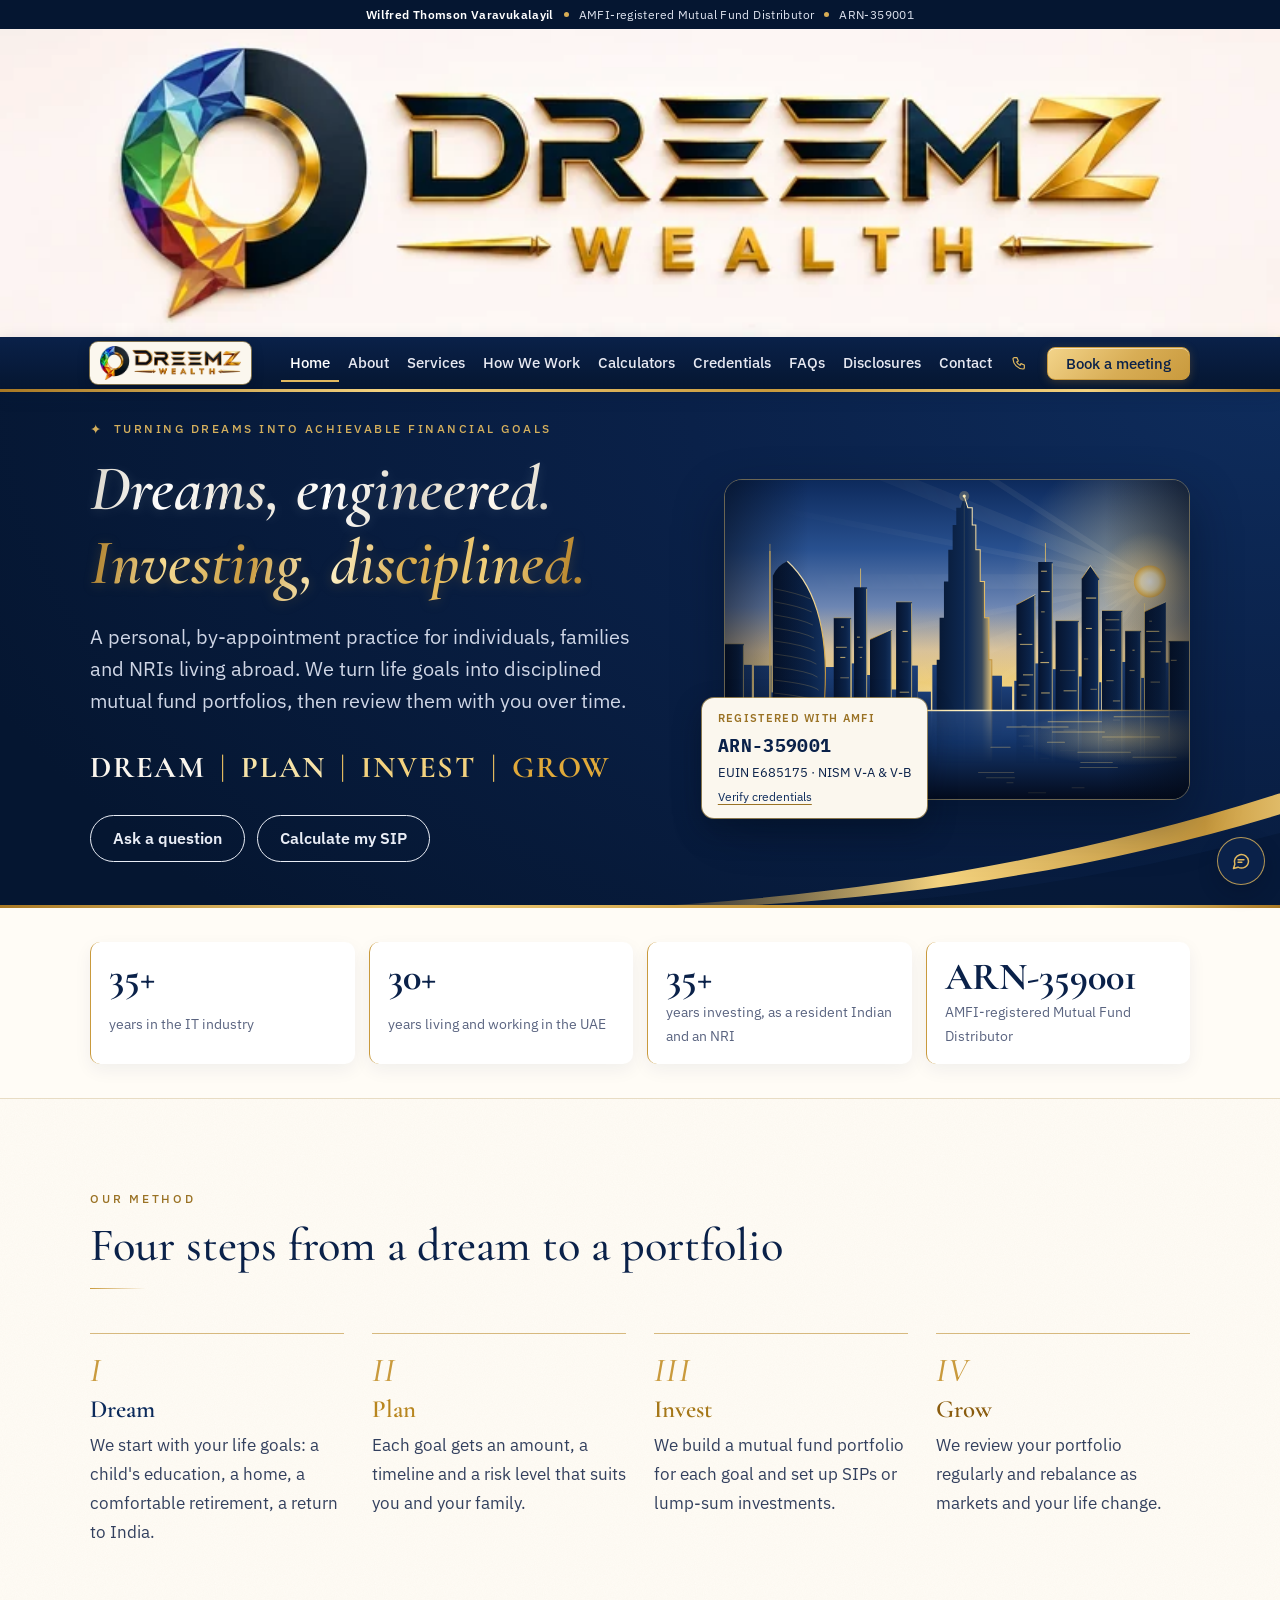
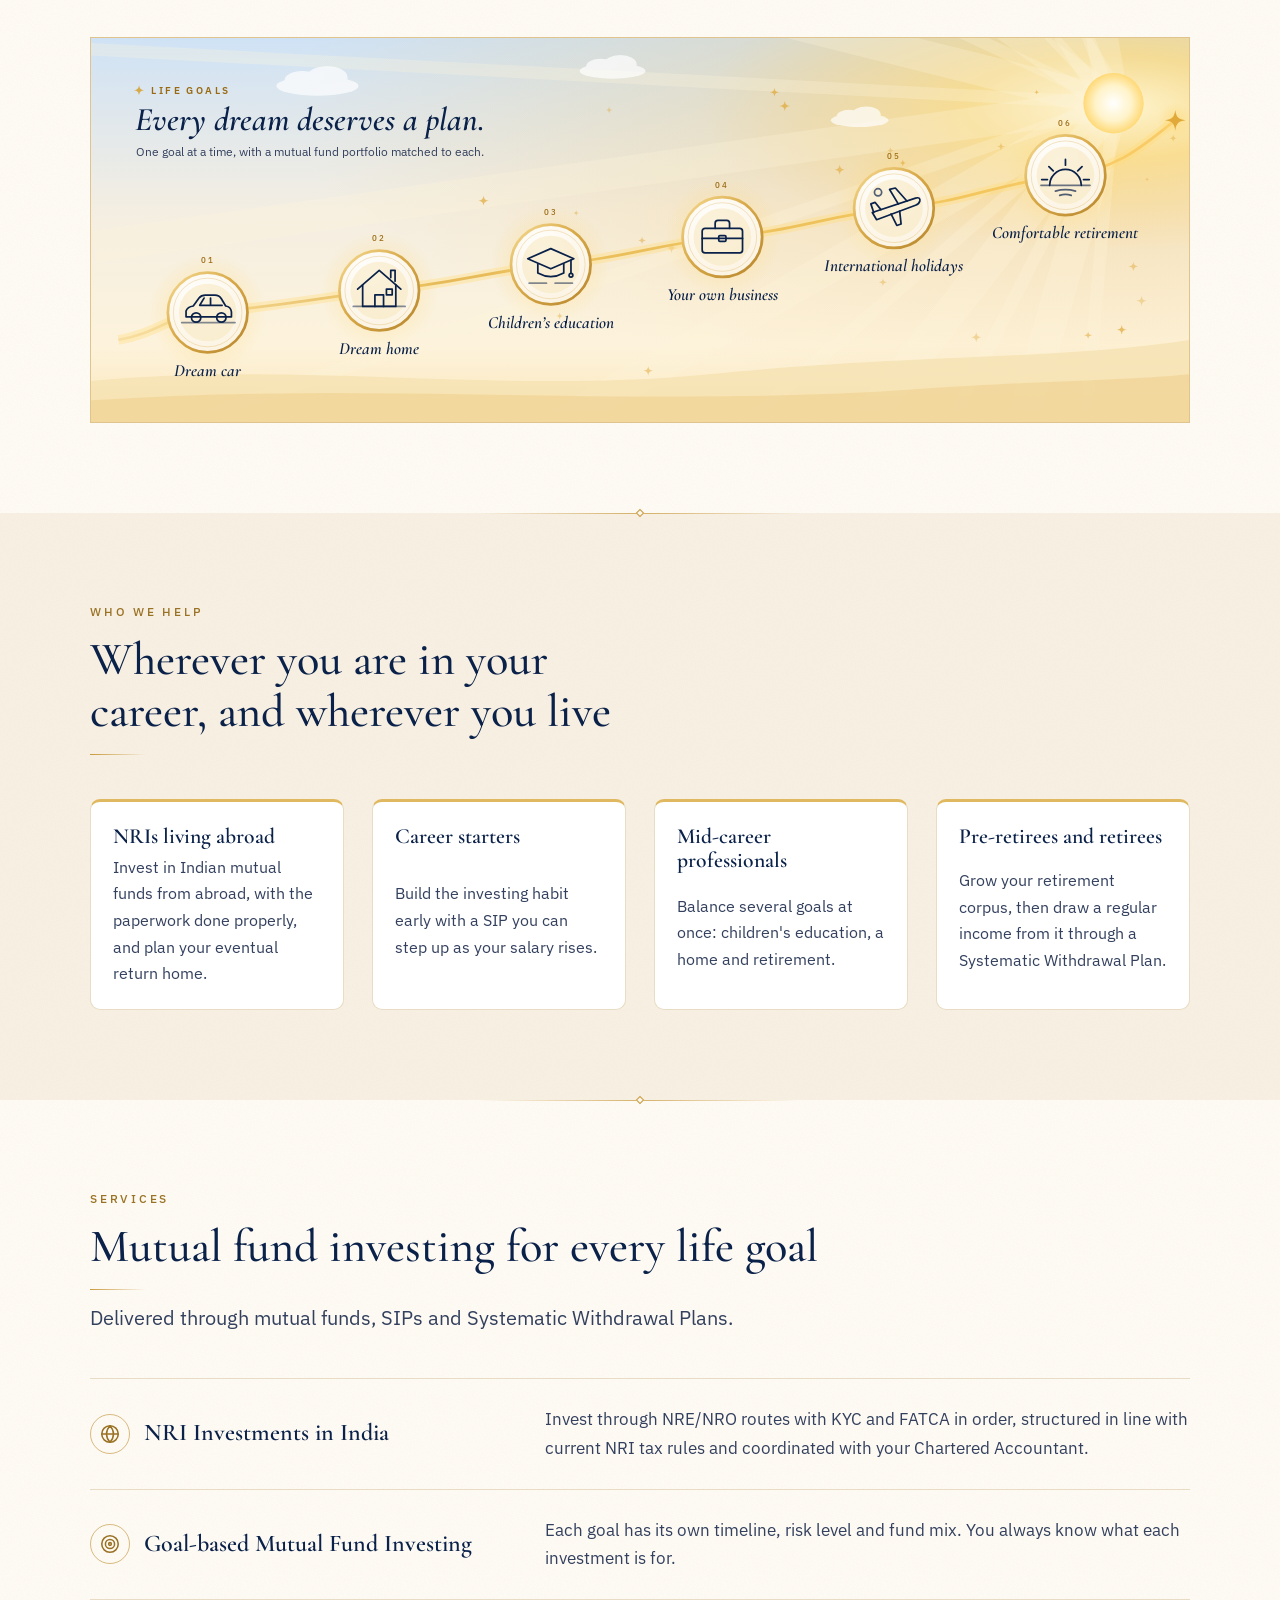
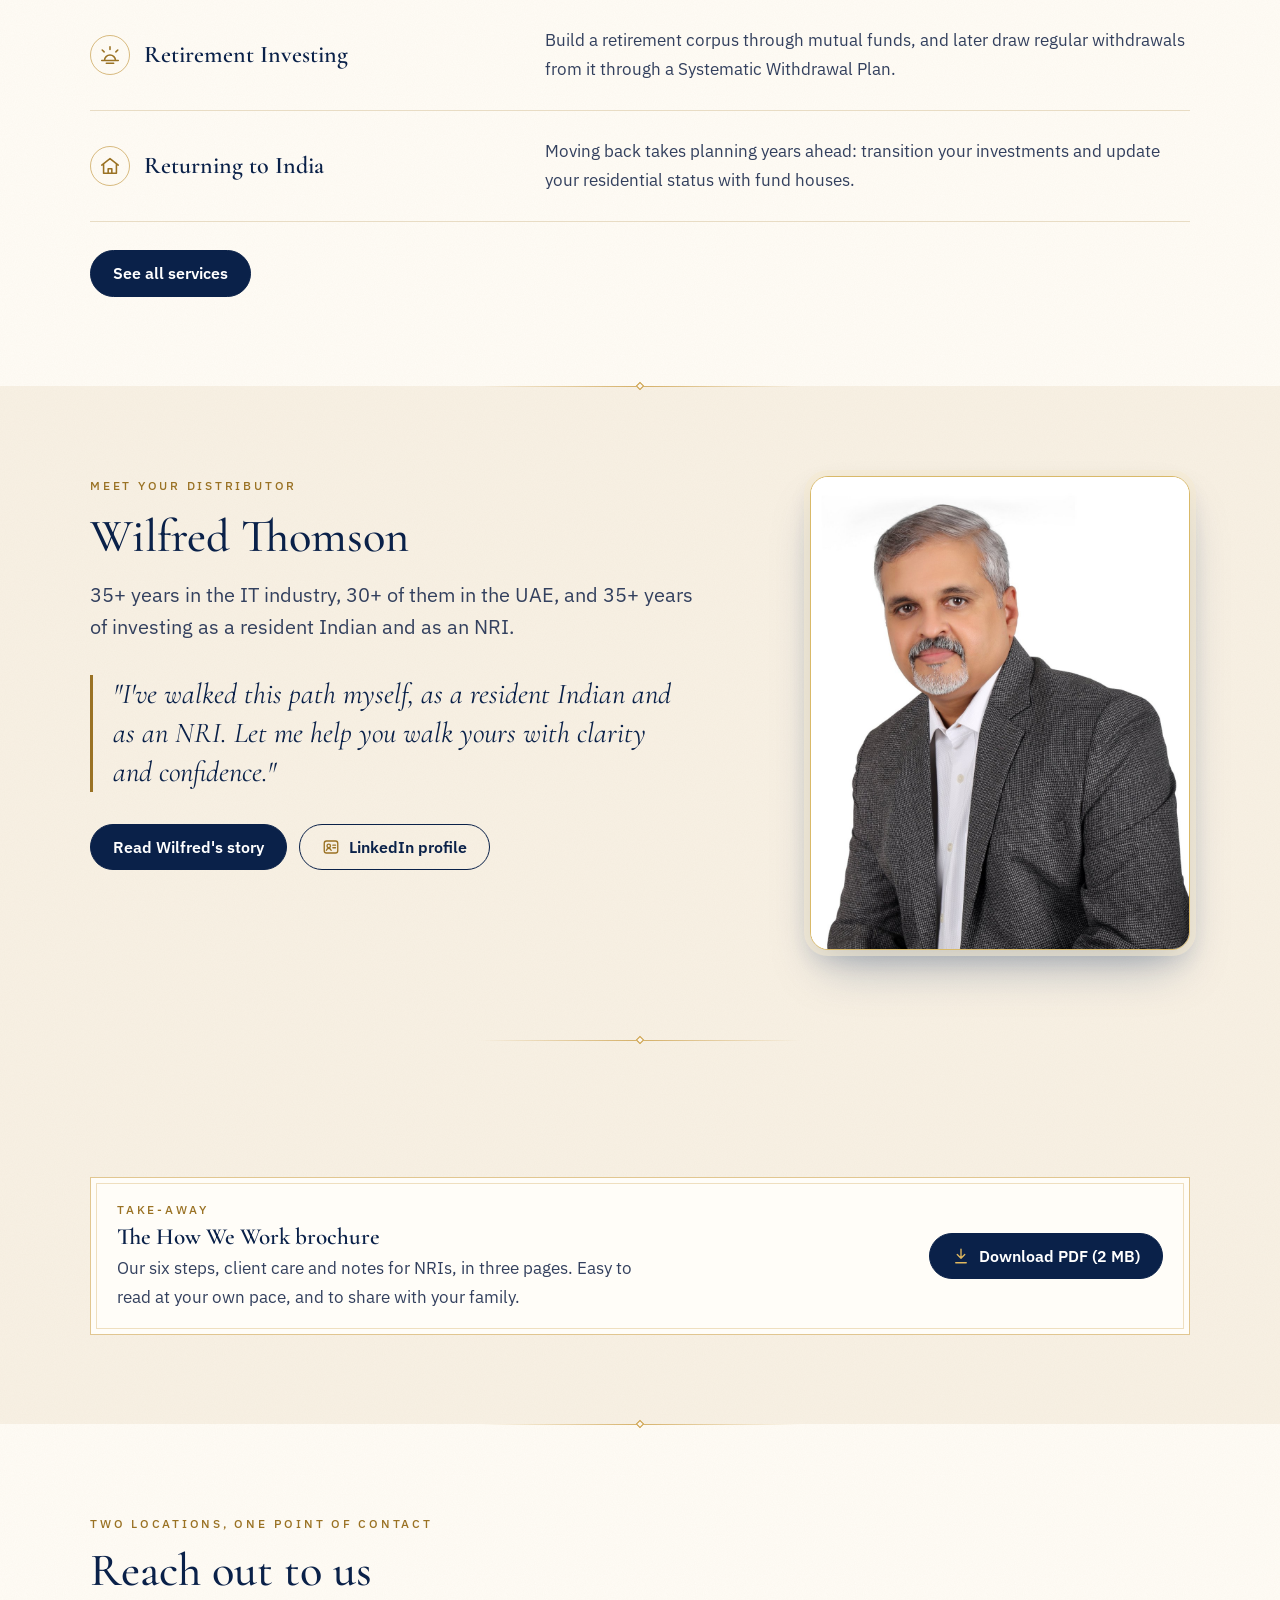
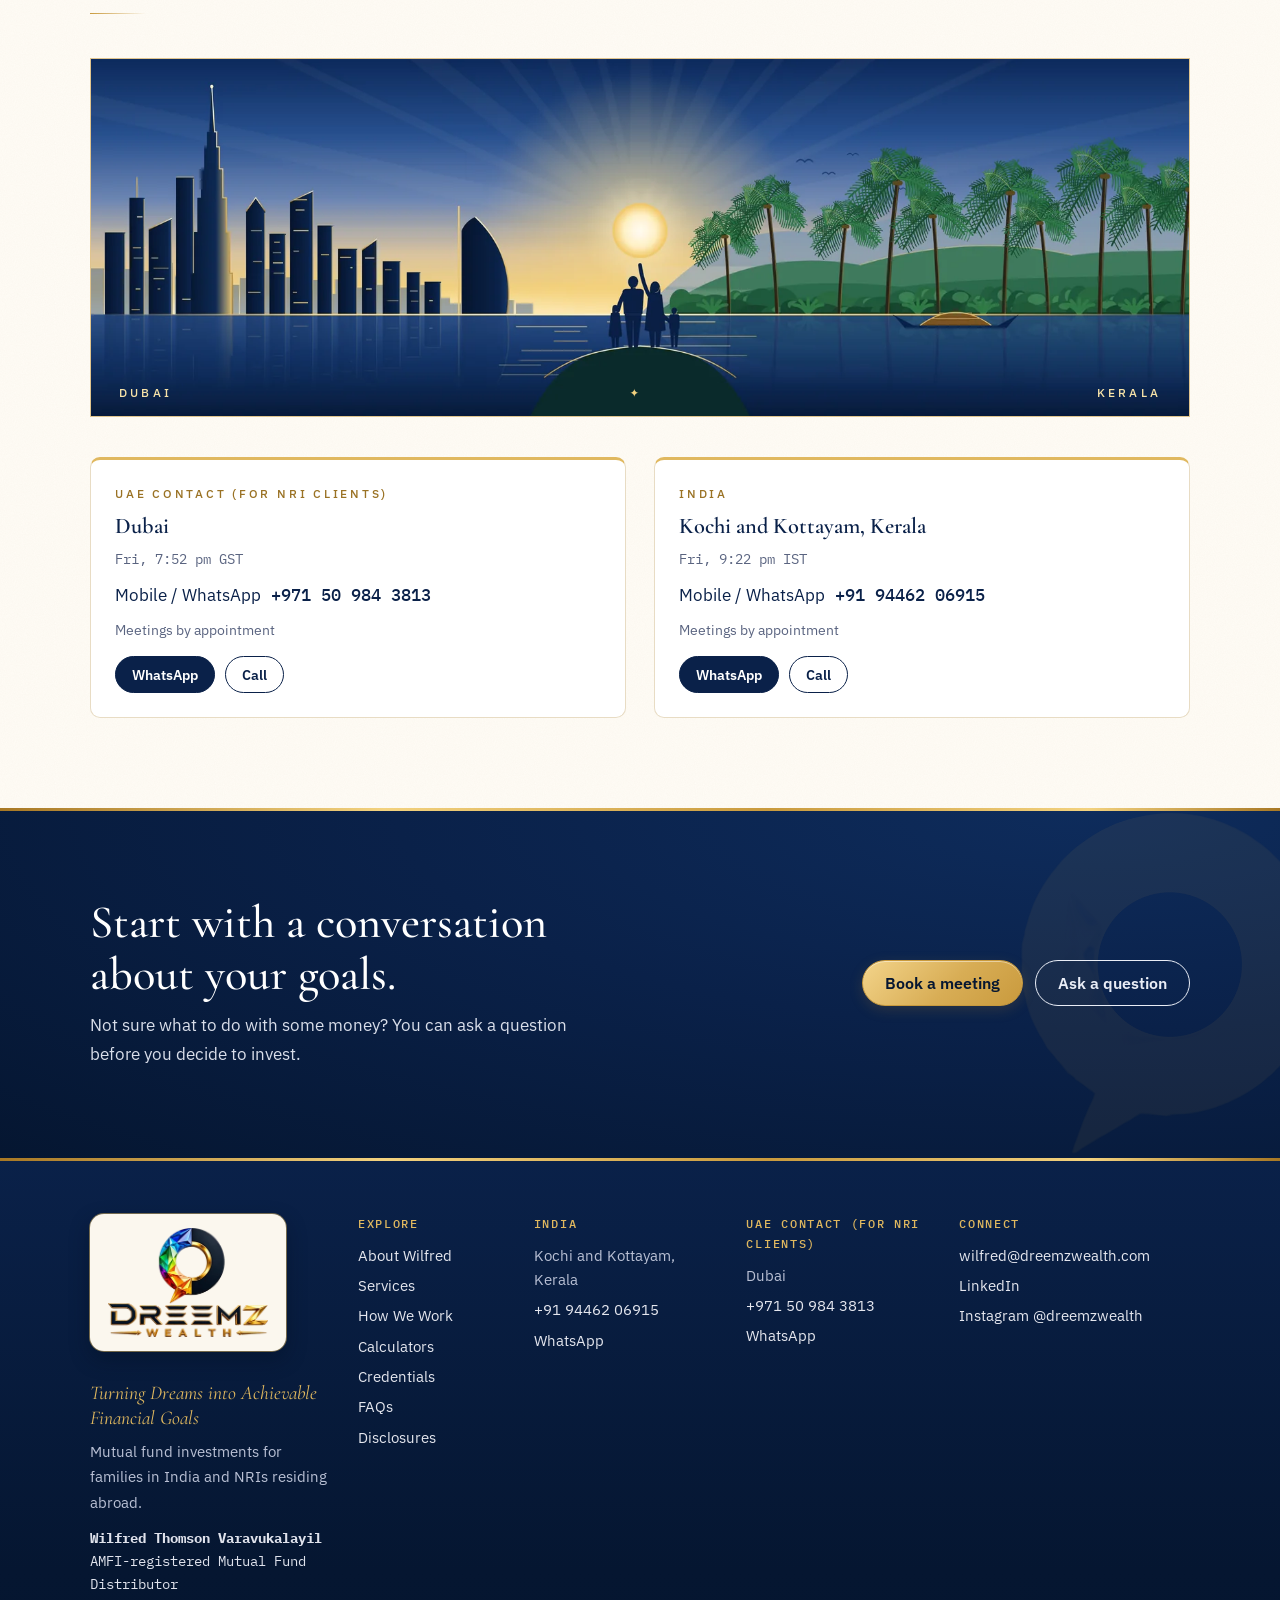
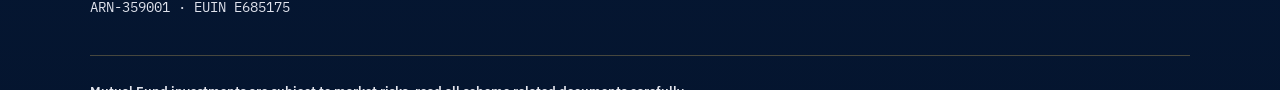
<file: index.html>
<!doctype html>
<html lang="en-IN">
<head>
<meta charset="utf-8">
<meta name="viewport" content="width=device-width, initial-scale=1, viewport-fit=cover">
<title>Dreemz Wealth | Mutual Fund Investments for Families and NRIs</title>
<meta name="description" content="Dreemz Wealth helps individuals and families in India and NRIs living abroad invest in mutual funds with a clear, goal-based plan. AMFI-registered Mutual Fund Distributor, ARN-359001.">
<link rel="canonical" href="https://dreemzwealth.com/">
<meta property="og:type" content="website">
<meta property="og:site_name" content="Dreemz Wealth">
<meta property="og:title" content="Dreemz Wealth | Mutual Fund Investments for Families and NRIs">
<meta property="og:description" content="Dreemz Wealth helps individuals and families in India and NRIs living abroad invest in mutual funds with a clear, goal-based plan. AMFI-registered Mutual Fund Distributor, ARN-359001.">
<meta property="og:url" content="https://dreemzwealth.com/">
<meta property="og:image" content="https://dreemzwealth.com/assets/img/og-image.jpg">
<meta name="theme-color" content="#0a2149">
<link rel="icon" href="favicon.ico?v=2" sizes="any">
<link rel="shortcut icon" href="favicon.ico?v=2">
<link rel="icon" type="image/png" sizes="32x32" href="assets/img/icon-32.png?v=2">
<link rel="icon" type="image/png" sizes="16x16" href="assets/img/icon-16.png?v=2">
<link rel="apple-touch-icon" sizes="180x180" href="assets/img/icon-180.png?v=2">
<link rel="manifest" href="site.webmanifest">
<link rel="preconnect" href="https://fonts.googleapis.com">
<link rel="preconnect" href="https://fonts.gstatic.com" crossorigin>
<link rel="stylesheet" href="https://fonts.googleapis.com/css2?family=Cormorant+Garamond:ital,wght@0,500;0,600;0,700;1,500;1,600&family=IBM+Plex+Mono:wght@400;500&family=IBM+Plex+Sans:wght@400;500;600&display=swap">
<link rel="stylesheet" href="assets/css/style.css?v=20261125">
<script type="application/ld+json">
{"@context":"https://schema.org","@type":"FinancialService","name":"Dreemz Wealth","url":"https://dreemzwealth.com/","email":"wilfred@dreemzwealth.com","founder":{"@type":"Person","name":"Wilfred Thomson","sameAs":"https://www.linkedin.com/in/wilfred-thomson/"},"telephone":["+91-9446206915","+971-50-9843813"],"areaServed":["IN","AE"],"sameAs":["https://www.instagram.com/dreemzwealth/"],"address":[{"@type":"PostalAddress","addressLocality":"Kochi","addressRegion":"Kerala","addressCountry":"IN"},{"@type":"PostalAddress","addressLocality":"Kottayam","addressRegion":"Kerala","addressCountry":"IN"},{"@type":"PostalAddress","addressLocality":"Dubai","addressCountry":"AE"}]}
</script>
</head>
<body>
<a class="skip" href="#main">Skip to content</a>
<div class="id-strip"><div class="wrap"><span>Wilfred Thomson Varavukalayil</span><span class="gold-dot" aria-hidden="true"></span><span>AMFI-registered Mutual Fund Distributor</span><span class="gold-dot" aria-hidden="true"></span><span>ARN-359001</span></div></div>
<div class="banner">
  <picture>
    <source type="image/webp" media="(max-width: 760px)" srcset="assets/img/banner/home-logo-soft-mobile-800x193.webp 800w, assets/img/banner/home-logo-soft-mobile-1200x289.webp 1200w, assets/img/banner/home-logo-soft-mobile-1501x362.webp 1501w" sizes="100vw">
    <source type="image/webp" srcset="assets/img/banner/home-logo-soft-wide-1280x153.webp 1280w, assets/img/banner/home-logo-soft-wide-1440x172.webp 1440w, assets/img/banner/home-logo-soft-wide-1920x230.webp 1920w, assets/img/banner/home-logo-soft-wide-3024x362.webp 3024w" sizes="(min-width: 1920px) 1920px, 100vw">
    <img src="assets/img/banner/home-logo-soft-wide-1440x172.jpg" width="1920" height="230" alt="Dreemz Wealth" fetchpriority="high">
  </picture>
</div>
<header class="site-header">
  <div class="wrap">
    <a class="nav-emblem" href="index.html" aria-label="Dreemz Wealth home"><picture><source type="image/webp" srcset="assets/img/brand/logo-h-ivory-84.webp"><img src="assets/img/brand/logo-h-ivory-84.png" width="349" height="84" alt="Dreemz Wealth"></picture></a>
    <button class="nav-toggle" type="button" aria-expanded="false" aria-controls="site-nav"><span class="burger" aria-hidden="true"></span>Menu</button>
    <nav class="nav" id="site-nav" aria-label="Main">
      <a href="index.html" aria-current="page">Home</a>
      <a href="about.html">About</a>
      <a href="services.html">Services</a>
      <a href="how-we-work.html">How We Work</a>
      <a href="calculators.html">Calculators</a>
      <a href="credentials.html">Credentials</a>
      <a href="faqs.html">FAQs</a>
      <a href="disclosures.html">Disclosures</a>
      <a href="contact.html">Contact</a>
      <a class="nav-phone" href="tel:+919446206915" aria-label="Call +91 94462 06915" title="Call +91 94462 06915"><svg viewBox="0 0 24 24" width="16" height="16" fill="none" stroke="currentColor" stroke-width="1.8" stroke-linecap="round" stroke-linejoin="round" aria-hidden="true"><path d="M5 4h4l2 5-2.5 1.5a11 11 0 0 0 5 5L15 13l5 2v4a2 2 0 0 1-2 2A16 16 0 0 1 3 6a2 2 0 0 1 2-2"/></svg><span class="np-num">+91 94462 06915</span></a>
      <a class="btn btn--gold" href="contact.html?type=meeting#booking">Book a meeting</a>
    </nav>
  </div>
</header>
<main id="main">
<section class="hero hero--home">
  <div class="wrap">
    <div>
      <p class="eyebrow hero-eyebrow">Turning dreams into achievable financial goals</p>
      <h1><em class="h1-pearl">Dreams, engineered.</em> <em>Investing, disciplined.</em></h1>
      <p class="lede">A personal, by-appointment practice for individuals, families and NRIs living abroad. We turn life goals into disciplined mutual fund portfolios, then review them with you over time.</p>
      <div class="tagline hero-tagline"><span class="t-dream">Dream</span><span class="sep">|</span><span class="t-plan">Plan</span><span class="sep">|</span><span class="t-invest">Invest</span><span class="sep">|</span><span class="t-grow">Grow</span></div>
      <div class="btn-row">
        <a class="btn btn--ghost" href="contact.html?type=question#enquiry">Ask a question</a>
        <a class="btn btn--ghost" href="calculators.html">Calculate my SIP</a>
      </div>
    </div>
    <figure class="hero-visual">
      <img src="assets/img/hero-dubai.svg?v=20261125" width="640" height="440" alt="Illustrated Dubai skyline at dawn">
      <figcaption class="hero-badge">
        <span class="reg-head">Registered with AMFI</span>
        <b>ARN-359001</b>
        <span>EUIN E685175 &middot; NISM V-A &amp; V-B</span>
        <a href="credentials.html">Verify credentials</a>
      </figcaption>
    </figure>
  </div>
</section>

<section class="stats" aria-label="At a glance">
  <div class="wrap">
    <ul>
      <li><b>35+</b><span>years in the IT industry</span></li>
      <li><b>30+</b><span>years living and working in the UAE</span></li>
      <li><b>35+</b><span>years investing, as a resident Indian and an NRI</span></li>
      <li><b>ARN-359001</b><span>AMFI-registered Mutual Fund Distributor</span></li>
    </ul>
  </div>
</section>

<section class="section">
  <div class="wrap">
    <div class="section-head">
      <p class="eyebrow">Our method</p>
      <h2>Four steps from a dream to a portfolio</h2>
    </div>
    <div class="grid grid-4 stages">
      <div class="stage" style="--c: var(--dream)">
        <span class="stage-n" aria-label="Step 1">I</span>
        <h3>Dream</h3>
        <p>We start with your life goals: a child's education, a home, a comfortable retirement, a return to India.</p>
      </div>
      <div class="stage" style="--c: var(--plan)">
        <span class="stage-n" aria-label="Step 2">II</span>
        <h3>Plan</h3>
        <p>Each goal gets an amount, a timeline and a risk level that suits you and your family.</p>
      </div>
      <div class="stage" style="--c: var(--invest)">
        <span class="stage-n" aria-label="Step 3">III</span>
        <h3>Invest</h3>
        <p>We build a mutual fund portfolio for each goal and set up SIPs or lump-sum investments.</p>
      </div>
      <div class="stage" style="--c: var(--grow)">
        <span class="stage-n" aria-label="Step 4">IV</span>
        <h3>Grow</h3>
        <p>We review your portfolio regularly and rebalance as markets and your life change.</p>
      </div>
    </div>
  </div>
</section>

<section class="section section--goals">
  <div class="wrap">
    <figure class="goals-fig" style="margin-bottom:0">
      <svg class="goals-art" xmlns="http://www.w3.org/2000/svg" viewBox="0 0 1600 560" role="img" aria-label="Common life goals on a rising gold path: dream car, dream home, children's education, your own business, international holidays and a comfortable retirement">
<defs>
<linearGradient id="lh-bg" x1="0" y1="0" x2="0" y2="1"><stop offset="0" stop-color="#cfe2f5"/><stop offset=".45" stop-color="#f4eee2"/><stop offset=".8" stop-color="#fdf3dc"/><stop offset="1" stop-color="#fbe6b8"/></linearGradient>
<radialGradient id="lh-dawn" cx=".93" cy=".18" r=".75"><stop offset="0" stop-color="#fff7d6" stop-opacity="1"/><stop offset=".18" stop-color="#ffd977" stop-opacity=".75"/><stop offset=".5" stop-color="#f7c45f" stop-opacity=".22"/><stop offset="1" stop-color="#f7c45f" stop-opacity="0"/></radialGradient>
<linearGradient id="lh-path" x1="0" x2="1"><stop offset="0" stop-color="#d8a948" stop-opacity=".25"/><stop offset=".3" stop-color="#d8a948"/><stop offset=".75" stop-color="#e9b84c"/><stop offset="1" stop-color="#f7c45f"/></linearGradient>
<radialGradient id="lh-med" cx=".4" cy=".3" r=".85"><stop offset="0" stop-color="#ffffff"/><stop offset="1" stop-color="#fbf1dc"/></radialGradient>
<linearGradient id="lh-ring" x1="0" y1="0" x2="1" y2="1"><stop offset="0" stop-color="#f7dc93"/><stop offset=".45" stop-color="#d8a948"/><stop offset="1" stop-color="#b8862d"/></linearGradient>
<radialGradient id="lh-glow"><stop offset="0" stop-color="#ffd977" stop-opacity=".55"/><stop offset="1" stop-color="#ffd977" stop-opacity="0"/></radialGradient>
<radialGradient id="lh-sun" cx=".5" cy=".5" r=".5"><stop offset="0" stop-color="#ffffff"/><stop offset=".6" stop-color="#fff3c9"/><stop offset="1" stop-color="#ffd977"/></radialGradient>
</defs>
<rect width="1600" height="560" fill="url(#lh-bg)"/><rect width="1600" height="560" fill="url(#lh-dawn)"/>
<path d="M1490 95L1359 1589" stroke="#fff6dc" stroke-width="18" opacity=".28"/>
<path d="M1490 95L1077 1537" stroke="#fff6dc" stroke-width="46" opacity=".28"/>
<path d="M1490 95L809 1432" stroke="#fff6dc" stroke-width="18" opacity=".28"/>
<path d="M1490 95L567 1277" stroke="#fff6dc" stroke-width="46" opacity=".28"/>
<path d="M1490 95L358 1079" stroke="#fff6dc" stroke-width="18" opacity=".28"/>
<path d="M1490 95L191 845" stroke="#fff6dc" stroke-width="46" opacity=".28"/>
<path d="M1490 95L72 583" stroke="#fff6dc" stroke-width="18" opacity=".28"/>
<path d="M1490 95L5 304" stroke="#fff6dc" stroke-width="46" opacity=".28"/>
<path d="M1490 95L-8 16" stroke="#fff6dc" stroke-width="18" opacity=".28"/>
<path d="M1490 95L35 -268" stroke="#fff6dc" stroke-width="46" opacity=".28"/>
<path d="M1490 95L131 -539" stroke="#fff6dc" stroke-width="18" opacity=".28"/>
<path d="M1490 95L276 -787" stroke="#fff6dc" stroke-width="46" opacity=".28"/>
<path d="M1490 95L467 -1002" stroke="#fff6dc" stroke-width="18" opacity=".28"/>
<path d="M1490 95L695 -1177" stroke="#fff6dc" stroke-width="46" opacity=".28"/>
<path d="M1490 95L952 -1305" stroke="#fff6dc" stroke-width="18" opacity=".28"/>
<path d="M1490 95L1230 -1382" stroke="#fff6dc" stroke-width="46" opacity=".28"/>
<circle cx="1490" cy="95" r="44" fill="url(#lh-sun)"/>
<g opacity=".7" transform="translate(330 70) scale(1)"><ellipse cx="0" cy="0" rx="60" ry="14" fill="#fff"/><ellipse cx="-22" cy="-8" rx="26" ry="14" fill="#fff"/><ellipse cx="14" cy="-12" rx="30" ry="17" fill="#fff"/></g>
<g opacity=".7" transform="translate(760 48) scale(0.8)"><ellipse cx="0" cy="0" rx="60" ry="14" fill="#fff"/><ellipse cx="-22" cy="-8" rx="26" ry="14" fill="#fff"/><ellipse cx="14" cy="-12" rx="30" ry="17" fill="#fff"/></g>
<g opacity=".7" transform="translate(1120 120) scale(0.7)"><ellipse cx="0" cy="0" rx="60" ry="14" fill="#fff"/><ellipse cx="-22" cy="-8" rx="26" ry="14" fill="#fff"/><ellipse cx="14" cy="-12" rx="30" ry="17" fill="#fff"/></g>
<path transform="translate(755 105) scale(0.53)" d="M0-10 C1-3 3-1 10 0 C3 1 1 3 0 10 C-1 3-3 1-10 0 C-3-1-1-3 0-10Z" fill="#e0a93a" opacity="0.42"/>
<path transform="translate(572 237) scale(0.76)" d="M0-10 C1-3 3-1 10 0 C3 1 1 3 0 10 C-1 3-3 1-10 0 C-3-1-1-3 0-10Z" fill="#e0a93a" opacity="0.71"/>
<path transform="translate(1326 158) scale(0.59)" d="M0-10 C1-3 3-1 10 0 C3 1 1 3 0 10 C-1 3-3 1-10 0 C-3-1-1-3 0-10Z" fill="#e0a93a" opacity="0.47"/>
<path transform="translate(1502 425) scale(0.71)" d="M0-10 C1-3 3-1 10 0 C3 1 1 3 0 10 C-1 3-3 1-10 0 C-3-1-1-3 0-10Z" fill="#e0a93a" opacity="0.71"/>
<path transform="translate(1290 436) scale(0.75)" d="M0-10 C1-3 3-1 10 0 C3 1 1 3 0 10 C-1 3-3 1-10 0 C-3-1-1-3 0-10Z" fill="#e0a93a" opacity="0.39"/>
<path transform="translate(1154 356) scale(0.58)" d="M0-10 C1-3 3-1 10 0 C3 1 1 3 0 10 C-1 3-3 1-10 0 C-3-1-1-3 0-10Z" fill="#e0a93a" opacity="0.43"/>
<path transform="translate(1011 99) scale(0.77)" d="M0-10 C1-3 3-1 10 0 C3 1 1 3 0 10 C-1 3-3 1-10 0 C-3-1-1-3 0-10Z" fill="#e0a93a" opacity="0.74"/>
<path transform="translate(1091 192) scale(0.76)" d="M0-10 C1-3 3-1 10 0 C3 1 1 3 0 10 C-1 3-3 1-10 0 C-3-1-1-3 0-10Z" fill="#e0a93a" opacity="0.61"/>
<path transform="translate(1453 433) scale(0.58)" d="M0-10 C1-3 3-1 10 0 C3 1 1 3 0 10 C-1 3-3 1-10 0 C-3-1-1-3 0-10Z" fill="#e0a93a" opacity="0.54"/>
<path transform="translate(1147 250) scale(0.42)" d="M0-10 C1-3 3-1 10 0 C3 1 1 3 0 10 C-1 3-3 1-10 0 C-3-1-1-3 0-10Z" fill="#e0a93a" opacity="0.49"/>
<path transform="translate(1378 79) scale(0.37)" d="M0-10 C1-3 3-1 10 0 C3 1 1 3 0 10 C-1 3-3 1-10 0 C-3-1-1-3 0-10Z" fill="#e0a93a" opacity="0.63"/>
<path transform="translate(803 295) scale(0.56)" d="M0-10 C1-3 3-1 10 0 C3 1 1 3 0 10 C-1 3-3 1-10 0 C-3-1-1-3 0-10Z" fill="#e0a93a" opacity="0.50"/>
<path transform="translate(1577 146) scale(0.54)" d="M0-10 C1-3 3-1 10 0 C3 1 1 3 0 10 C-1 3-3 1-10 0 C-3-1-1-3 0-10Z" fill="#e0a93a" opacity="0.44"/>
<path transform="translate(1183 182) scale(0.51)" d="M0-10 C1-3 3-1 10 0 C3 1 1 3 0 10 C-1 3-3 1-10 0 C-3-1-1-3 0-10Z" fill="#e0a93a" opacity="0.69"/>
<path transform="translate(846 306) scale(0.76)" d="M0-10 C1-3 3-1 10 0 C3 1 1 3 0 10 C-1 3-3 1-10 0 C-3-1-1-3 0-10Z" fill="#e0a93a" opacity="0.40"/>
<path transform="translate(1165 164) scale(0.50)" d="M0-10 C1-3 3-1 10 0 C3 1 1 3 0 10 C-1 3-3 1-10 0 C-3-1-1-3 0-10Z" fill="#e0a93a" opacity="0.43"/>
<path transform="translate(996 79) scale(0.66)" d="M0-10 C1-3 3-1 10 0 C3 1 1 3 0 10 C-1 3-3 1-10 0 C-3-1-1-3 0-10Z" fill="#e0a93a" opacity="0.75"/>
<path transform="translate(1531 383) scale(0.78)" d="M0-10 C1-3 3-1 10 0 C3 1 1 3 0 10 C-1 3-3 1-10 0 C-3-1-1-3 0-10Z" fill="#e0a93a" opacity="0.36"/>
<path transform="translate(812 485) scale(0.70)" d="M0-10 C1-3 3-1 10 0 C3 1 1 3 0 10 C-1 3-3 1-10 0 C-3-1-1-3 0-10Z" fill="#e0a93a" opacity="0.53"/>
<path transform="translate(1519 333) scale(0.72)" d="M0-10 C1-3 3-1 10 0 C3 1 1 3 0 10 C-1 3-3 1-10 0 C-3-1-1-3 0-10Z" fill="#e0a93a" opacity="0.48"/>
<path transform="translate(707 255) scale(0.41)" d="M0-10 C1-3 3-1 10 0 C3 1 1 3 0 10 C-1 3-3 1-10 0 C-3-1-1-3 0-10Z" fill="#e0a93a" opacity="0.52"/>
<path transform="translate(1539 206) scale(0.35)" d="M0-10 C1-3 3-1 10 0 C3 1 1 3 0 10 C-1 3-3 1-10 0 C-3-1-1-3 0-10Z" fill="#e0a93a" opacity="0.37"/>
<path transform="translate(683 405) scale(0.51)" d="M0-10 C1-3 3-1 10 0 C3 1 1 3 0 10 C-1 3-3 1-10 0 C-3-1-1-3 0-10Z" fill="#e0a93a" opacity="0.48"/>
<path d="M0 560 V500 C 300 470 600 520 900 490 C 1200 460 1400 470 1600 440 V560 Z" fill="#f6e2b0" opacity=".7"/>
<path d="M0 560 V528 C 400 500 800 540 1200 512 C 1400 498 1500 500 1600 490 V560 Z" fill="#efd08a" opacity=".55"/>
<path d="M40 440 C 100 430 120 400 170 400 C 280 390 310 382 420 368 C 530 358 560 344 670 330 C 780 320 810 304 920 290 C 1030 280 1060 262 1170 248 C 1280 238 1310 214 1420 200 C 1500 192 1540 150 1580 120" stroke="url(#lh-path)" stroke-width="4" fill="none"/>
<path d="M40 440 C 100 430 120 400 170 400 C 280 390 310 382 420 368 C 530 358 560 344 670 330 C 780 320 810 304 920 290 C 1030 280 1060 262 1170 248 C 1280 238 1310 214 1420 200 C 1500 192 1540 150 1580 120" stroke="#ffd977" stroke-width="14" fill="none" opacity=".35"/>
<circle cx="1580" cy="120" r="26" fill="url(#lh-glow)"/><path transform="translate(1580 120) scale(1.5)" d="M0-10 C1-3 3-1 10 0 C3 1 1 3 0 10 C-1 3-3 1-10 0 C-3-1-1-3 0-10Z" fill="#e0a93a"/>
<circle cx="170" cy="400" r="86" fill="url(#lh-glow)"/>
<circle cx="170" cy="400" r="58" fill="url(#lh-med)" stroke="url(#lh-ring)" stroke-width="4"/>
<circle cx="170" cy="400" r="50" fill="none" stroke="#d8a948" stroke-width=".8" opacity=".55"/>
<circle cx="170" cy="400" r="42" fill="#f8e7bd" opacity=".55"/>
<g transform="translate(170 400) scale(1.05)" fill="none" stroke="#0a2149" stroke-width="2.4" stroke-linecap="round" stroke-linejoin="round"><path d="M-30 6 V-2 Q-28 -8 -20 -9 L-12 -20 Q-9 -24 -3 -24 H10 Q16 -24 19 -19 L25 -9 Q32 -8 33 -1 V6 Z"/><path d="M-10 -10 H20 M-11 -10 L-5 -20 M4 -20 V-10"/><circle cx="-16" cy="7" r="6.5"/><circle cx="19" cy="7" r="6.5"/><path d="M-36 14 H38" opacity=".5"/></g>
<text x="170" y="492" text-anchor="middle" font-family="Cormorant Garamond, Georgia, serif" font-style="italic" font-weight="600" font-size="25" fill="#0a2149">Dream car</text>
<text x="170" y="328" text-anchor="middle" font-family="IBM Plex Sans, Arial, sans-serif" font-weight="500" font-size="12" letter-spacing="3" fill="#9a6a12">01</text>
<circle cx="420" cy="368" r="86" fill="url(#lh-glow)"/>
<circle cx="420" cy="368" r="58" fill="url(#lh-med)" stroke="url(#lh-ring)" stroke-width="4"/>
<circle cx="420" cy="368" r="50" fill="none" stroke="#d8a948" stroke-width=".8" opacity=".55"/>
<circle cx="420" cy="368" r="42" fill="#f8e7bd" opacity=".55"/>
<g transform="translate(420 368) scale(1.05)" fill="none" stroke="#0a2149" stroke-width="2.4" stroke-linecap="round" stroke-linejoin="round"><path d="M-30 -2 L0 -28 L30 -2"/><path d="M-23 -8 V22 H23 V-8"/><path d="M-6 22 V6 H6 V22"/><rect x="10" y="-2" width="8" height="8"/><path d="M16 -18 V-28 H22 V-13"/><path d="M-36 22 H36" opacity=".5"/></g>
<text x="420" y="460" text-anchor="middle" font-family="Cormorant Garamond, Georgia, serif" font-style="italic" font-weight="600" font-size="25" fill="#0a2149">Dream home</text>
<text x="420" y="296" text-anchor="middle" font-family="IBM Plex Sans, Arial, sans-serif" font-weight="500" font-size="12" letter-spacing="3" fill="#9a6a12">02</text>
<circle cx="670" cy="330" r="86" fill="url(#lh-glow)"/>
<circle cx="670" cy="330" r="58" fill="url(#lh-med)" stroke="url(#lh-ring)" stroke-width="4"/>
<circle cx="670" cy="330" r="50" fill="none" stroke="#d8a948" stroke-width=".8" opacity=".55"/>
<circle cx="670" cy="330" r="42" fill="#f8e7bd" opacity=".55"/>
<g transform="translate(670 330) scale(1.05)" fill="none" stroke="#0a2149" stroke-width="2.4" stroke-linecap="round" stroke-linejoin="round"><path d="M-32 -8 L0 -22 L32 -8 L0 6 Z"/><path d="M-18 -1 V12 Q0 22 18 12 V-1"/><path d="M28 -6 V12"/><circle cx="28" cy="15" r="2.6"/><path d="M-30 26 H-6 M6 26 H30" opacity=".5"/></g>
<text x="670" y="422" text-anchor="middle" font-family="Cormorant Garamond, Georgia, serif" font-style="italic" font-weight="600" font-size="25" fill="#0a2149">Children&#8217;s education</text>
<text x="670" y="258" text-anchor="middle" font-family="IBM Plex Sans, Arial, sans-serif" font-weight="500" font-size="12" letter-spacing="3" fill="#9a6a12">03</text>
<circle cx="920" cy="290" r="86" fill="url(#lh-glow)"/>
<circle cx="920" cy="290" r="58" fill="url(#lh-med)" stroke="url(#lh-ring)" stroke-width="4"/>
<circle cx="920" cy="290" r="50" fill="none" stroke="#d8a948" stroke-width=".8" opacity=".55"/>
<circle cx="920" cy="290" r="42" fill="#f8e7bd" opacity=".55"/>
<g transform="translate(920 290) scale(1.05)" fill="none" stroke="#0a2149" stroke-width="2.4" stroke-linecap="round" stroke-linejoin="round"><rect x="-28" y="-12" width="56" height="34" rx="4"/><path d="M-10 -12 V-19 Q-10 -23 -6 -23 H6 Q10 -23 10 -19 V-12"/><path d="M-28 2 H28"/><rect x="-5" y="-2" width="10" height="8" rx="1.5"/></g>
<text x="920" y="382" text-anchor="middle" font-family="Cormorant Garamond, Georgia, serif" font-style="italic" font-weight="600" font-size="25" fill="#0a2149">Your own business</text>
<text x="920" y="218" text-anchor="middle" font-family="IBM Plex Sans, Arial, sans-serif" font-weight="500" font-size="12" letter-spacing="3" fill="#9a6a12">04</text>
<circle cx="1170" cy="248" r="86" fill="url(#lh-glow)"/>
<circle cx="1170" cy="248" r="58" fill="url(#lh-med)" stroke="url(#lh-ring)" stroke-width="4"/>
<circle cx="1170" cy="248" r="50" fill="none" stroke="#d8a948" stroke-width=".8" opacity=".55"/>
<circle cx="1170" cy="248" r="42" fill="#f8e7bd" opacity=".55"/>
<g transform="translate(1170 248) scale(1.05)" fill="none" stroke="#0a2149" stroke-width="2.4" stroke-linecap="round" stroke-linejoin="round"><path d="M-30 6 L30 -14 Q37 -16 36 -10 Q35 -6 30 -4 L-24 16 Z"/><path d="M6 -6 L-6 -26 L2 -28 L18 -10"/><path d="M-4 8 L4 24 L10 22 L8 4"/><path d="M-28 6 L-32 -6 L-26 -8 L-18 2"/><circle cx="-22" cy="-22" r="5" opacity=".7"/></g>
<text x="1170" y="340" text-anchor="middle" font-family="Cormorant Garamond, Georgia, serif" font-style="italic" font-weight="600" font-size="25" fill="#0a2149">International holidays</text>
<text x="1170" y="176" text-anchor="middle" font-family="IBM Plex Sans, Arial, sans-serif" font-weight="500" font-size="12" letter-spacing="3" fill="#9a6a12">05</text>
<circle cx="1420" cy="200" r="86" fill="url(#lh-glow)"/>
<circle cx="1420" cy="200" r="58" fill="url(#lh-med)" stroke="url(#lh-ring)" stroke-width="4"/>
<circle cx="1420" cy="200" r="50" fill="none" stroke="#d8a948" stroke-width=".8" opacity=".55"/>
<circle cx="1420" cy="200" r="42" fill="#f8e7bd" opacity=".55"/>
<g transform="translate(1420 200) scale(1.05)" fill="none" stroke="#0a2149" stroke-width="2.4" stroke-linecap="round" stroke-linejoin="round"><path d="M-34 14 H34" opacity=".6"/><path d="M-22 14 A22 22 0 0 1 22 14"/><path d="M0 -14 V-22 M-17 -6 L-23 -12 M17 -6 L23 -12 M-25 6 H-33 M25 6 H33"/><path d="M-14 22 Q0 18 14 22 M-8 28 Q0 25 8 28" opacity=".7"/></g>
<text x="1420" y="292" text-anchor="middle" font-family="Cormorant Garamond, Georgia, serif" font-style="italic" font-weight="600" font-size="25" fill="#0a2149">Comfortable retirement</text>
<text x="1420" y="128" text-anchor="middle" font-family="IBM Plex Sans, Arial, sans-serif" font-weight="500" font-size="12" letter-spacing="3" fill="#9a6a12">06</text>
<g font-family="IBM Plex Sans, Arial, sans-serif"><path transform="translate(70 76) scale(.75)" d="M0-10 C1-3 3-1 10 0 C3 1 1 3 0 10 C-1 3-3 1-10 0 C-3-1-1-3 0-10Z" fill="#d8a948"/><text x="88" y="81" font-size="14" font-weight="600" letter-spacing="3.5" fill="#9a6a12">LIFE GOALS</text></g>
<text x="64" y="134" font-family="Cormorant Garamond, Georgia, serif" font-style="italic" font-weight="600" font-size="48" fill="#0a2149">Every dream deserves a plan.</text>
<text x="66" y="172" font-family="IBM Plex Sans, Arial, sans-serif" font-size="17" fill="#33405e">One goal at a time, with a mutual fund portfolio matched to each.</text>
</svg>
      <figcaption class="goals-m">
        <p class="eyebrow">Life goals</p>
        <p class="goals-m-h">Every dream deserves a plan.</p>
        <ol><li><svg viewBox="-40 -40 80 80" aria-hidden="true"><circle r="36" fill="#fffdf8" stroke="#c99a3d" stroke-width="2.5"/><circle r="28" fill="#f8e7bd" opacity=".55"/><g fill="none" stroke="#0a2149" stroke-width="2.6" stroke-linecap="round" stroke-linejoin="round" transform="scale(.82)"><path d="M-30 6 V-2 Q-28 -8 -20 -9 L-12 -20 Q-9 -24 -3 -24 H10 Q16 -24 19 -19 L25 -9 Q32 -8 33 -1 V6 Z"/><path d="M-10 -10 H20 M-11 -10 L-5 -20 M4 -20 V-10"/><circle cx="-16" cy="7" r="6.5"/><circle cx="19" cy="7" r="6.5"/><path d="M-36 14 H38" opacity=".5"/></g></svg><span>Dream car</span></li><li><svg viewBox="-40 -40 80 80" aria-hidden="true"><circle r="36" fill="#fffdf8" stroke="#c99a3d" stroke-width="2.5"/><circle r="28" fill="#f8e7bd" opacity=".55"/><g fill="none" stroke="#0a2149" stroke-width="2.6" stroke-linecap="round" stroke-linejoin="round" transform="scale(.82)"><path d="M-30 -2 L0 -28 L30 -2"/><path d="M-23 -8 V22 H23 V-8"/><path d="M-6 22 V6 H6 V22"/><rect x="10" y="-2" width="8" height="8"/><path d="M16 -18 V-28 H22 V-13"/><path d="M-36 22 H36" opacity=".5"/></g></svg><span>Dream home</span></li><li><svg viewBox="-40 -40 80 80" aria-hidden="true"><circle r="36" fill="#fffdf8" stroke="#c99a3d" stroke-width="2.5"/><circle r="28" fill="#f8e7bd" opacity=".55"/><g fill="none" stroke="#0a2149" stroke-width="2.6" stroke-linecap="round" stroke-linejoin="round" transform="scale(.82)"><path d="M-32 -8 L0 -22 L32 -8 L0 6 Z"/><path d="M-18 -1 V12 Q0 22 18 12 V-1"/><path d="M28 -6 V12"/><circle cx="28" cy="15" r="2.6"/><path d="M-30 26 H-6 M6 26 H30" opacity=".5"/></g></svg><span>Children&rsquo;s education</span></li><li><svg viewBox="-40 -40 80 80" aria-hidden="true"><circle r="36" fill="#fffdf8" stroke="#c99a3d" stroke-width="2.5"/><circle r="28" fill="#f8e7bd" opacity=".55"/><g fill="none" stroke="#0a2149" stroke-width="2.6" stroke-linecap="round" stroke-linejoin="round" transform="scale(.82)"><rect x="-28" y="-12" width="56" height="34" rx="4"/><path d="M-10 -12 V-19 Q-10 -23 -6 -23 H6 Q10 -23 10 -19 V-12"/><path d="M-28 2 H28"/><rect x="-5" y="-2" width="10" height="8" rx="1.5"/></g></svg><span>Your own business</span></li><li><svg viewBox="-40 -40 80 80" aria-hidden="true"><circle r="36" fill="#fffdf8" stroke="#c99a3d" stroke-width="2.5"/><circle r="28" fill="#f8e7bd" opacity=".55"/><g fill="none" stroke="#0a2149" stroke-width="2.6" stroke-linecap="round" stroke-linejoin="round" transform="scale(.82)"><path d="M-30 6 L30 -14 Q37 -16 36 -10 Q35 -6 30 -4 L-24 16 Z"/><path d="M6 -6 L-6 -26 L2 -28 L18 -10"/><path d="M-4 8 L4 24 L10 22 L8 4"/><path d="M-28 6 L-32 -6 L-26 -8 L-18 2"/><circle cx="-22" cy="-22" r="5" opacity=".7"/></g></svg><span>International holidays</span></li><li><svg viewBox="-40 -40 80 80" aria-hidden="true"><circle r="36" fill="#fffdf8" stroke="#c99a3d" stroke-width="2.5"/><circle r="28" fill="#f8e7bd" opacity=".55"/><g fill="none" stroke="#0a2149" stroke-width="2.6" stroke-linecap="round" stroke-linejoin="round" transform="scale(.82)"><path d="M-34 14 H34" opacity=".6"/><path d="M-22 14 A22 22 0 0 1 22 14"/><path d="M0 -14 V-22 M-17 -6 L-23 -12 M17 -6 L23 -12 M-25 6 H-33 M25 6 H33"/><path d="M-14 22 Q0 18 14 22 M-8 28 Q0 25 8 28" opacity=".7"/></g></svg><span>Comfortable retirement</span></li></ol>
      </figcaption>
    </figure>
  </div>
</section>

<section class="section section--paper">
  <div class="wrap">
    <div class="section-head">
      <p class="eyebrow">Who we help</p>
      <h2>Wherever you are in your career, and wherever you live</h2>
    </div>
    <div class="grid grid-4">
      <div class="who"><h3>NRIs living abroad</h3><p>Invest in Indian mutual funds from abroad, with the paperwork done properly, and plan your eventual return home.</p></div>
      <div class="who"><h3>Career starters</h3><p>Build the investing habit early with a SIP you can step up as your salary rises.</p></div>
      <div class="who"><h3>Mid-career professionals</h3><p>Balance several goals at once: children's education, a home and retirement.</p></div>
      <div class="who"><h3>Pre-retirees and retirees</h3><p>Grow your retirement corpus, then draw a regular income from it through a Systematic Withdrawal Plan.</p></div>
    </div>
  </div>
</section>

<section class="section">
  <div class="wrap">
    <div class="section-head">
      <p class="eyebrow">Services</p>
      <h2>Mutual fund investing for every life goal</h2>
      <p class="lede">Delivered through mutual funds, SIPs and Systematic Withdrawal Plans.</p>
    </div>
    <div class="svc-list">
      <div class="svc has-ico"><h3><span class="ico" aria-hidden="true"><svg viewBox="0 0 24 24" fill="none" stroke="currentColor" stroke-width="1.7" stroke-linecap="round" stroke-linejoin="round"><circle cx="12" cy="12" r="9"/><path d="M3 12h18M12 3c2.5 2.7 3.8 5.7 3.8 9s-1.3 6.3-3.8 9c-2.5-2.7-3.8-5.7-3.8-9S9.5 5.7 12 3z"/></svg></span>NRI Investments in India</h3><p>Invest through NRE/NRO routes with KYC and FATCA in order, structured in line with current NRI tax rules and coordinated with your Chartered Accountant.</p></div>
      <div class="svc has-ico"><h3><span class="ico" aria-hidden="true"><svg viewBox="0 0 24 24" fill="none" stroke="currentColor" stroke-width="1.7" stroke-linecap="round" stroke-linejoin="round"><circle cx="12" cy="12" r="9"/><circle cx="12" cy="12" r="5"/><circle cx="12" cy="12" r="1.5"/></svg></span>Goal-based Mutual Fund Investing</h3><p>Each goal has its own timeline, risk level and fund mix. You always know what each investment is for.</p></div>
      <div class="svc has-ico"><h3><span class="ico" aria-hidden="true"><svg viewBox="0 0 24 24" fill="none" stroke="currentColor" stroke-width="1.7" stroke-linecap="round" stroke-linejoin="round"><path d="M3 18h18M6 18a6 6 0 0 1 12 0M12 6V3M5.6 8.6 3.5 6.5M18.4 8.6l2.1-2.1M8 21h8"/></svg></span>Retirement Investing</h3><p>Build a retirement corpus through mutual funds, and later draw regular withdrawals from it through a Systematic Withdrawal Plan.</p></div>
      <div class="svc has-ico"><h3><span class="ico" aria-hidden="true"><svg viewBox="0 0 24 24" fill="none" stroke="currentColor" stroke-width="1.7" stroke-linecap="round" stroke-linejoin="round"><path d="M3 11l9-7 9 7M5 10v10h14V10"/><path d="M10 20v-5h4v5"/></svg></span>Returning to India</h3><p>Moving back takes planning years ahead: transition your investments and update your residential status with fund houses.</p></div>
    </div>
    <div class="btn-row" style="margin-top:28px"><a class="btn btn--ink" href="services.html">See all services</a></div>
  </div>
</section>

<section class="section section--paper">
  <div class="wrap about-split about-split--rev">
    <figure class="portrait" style="margin:0">
      <img src="assets/img/wilfred-thomson.jpg?v=2" width="1080" height="1350" alt="Wilfred Thomson, founder of Dreemz Wealth" loading="lazy">
    </figure>
    <div class="stack-lg">
      <div class="stack">
        <p class="eyebrow">Meet your distributor</p>
        <h2>Wilfred Thomson</h2>
        <p class="lede">35+ years in the IT industry, 30+ of them in the UAE, and 35+ years of investing as a resident Indian and as an NRI.</p>
      </div>
      <blockquote class="pull">"I've walked this path myself, as a resident Indian and as an NRI. Let me help you walk yours with clarity and confidence."</blockquote>
      <div class="btn-row">
        <a class="btn btn--ink" href="about.html">Read Wilfred's story</a>
        <a class="btn btn--ghost" href="https://www.linkedin.com/in/wilfred-thomson/" target="_blank" rel="noopener"><svg class="btn-ico" viewBox="0 0 24 24" fill="none" stroke="currentColor" stroke-width="1.8" stroke-linecap="round" stroke-linejoin="round" aria-hidden="true"><rect x="3" y="4" width="18" height="16" rx="3"/><circle cx="9" cy="10.5" r="2.3"/><path d="M5.8 16.5c.6-1.8 1.9-2.7 3.2-2.7s2.6.9 3.2 2.7M14.5 9.5h3.5M14.5 13h3.5"/></svg>LinkedIn profile</a>
      </div>
    </div>
  </div>
</section>

<section class="section section--paper">
  <div class="wrap">
    <div class="take-away">
      <div>
        <p class="eyebrow">Take-away</p>
        <h3>The How We Work brochure</h3>
        <p>Our six steps, client care and notes for NRIs, in three pages. Easy to read at your own pace, and to share with your family.</p>
      </div>
      <a class="btn btn--ink" href="assets/docs/Dreemz_Wealth_How_We_Work.pdf" data-lead="brochure"><svg class="btn-ico" viewBox="0 0 24 24" fill="none" stroke="currentColor" stroke-width="1.8" stroke-linecap="round" stroke-linejoin="round" aria-hidden="true"><path d="M12 3v12M7 10l5 5 5-5M5 21h14"/></svg>Download PDF (2 MB)</a>
    </div>
  </div>
</section>

<section class="section">
  <div class="wrap">
    <div class="section-head">
      <p class="eyebrow">Two locations, one point of contact</p>
      <h2>Reach out to us</h2>
    </div>
    <figure class="dk-fig">
      <img src="assets/img/dubai-kerala-1600.webp" srcset="assets/img/dubai-kerala-800.webp 800w, assets/img/dubai-kerala-1600.webp 1600w, assets/img/dubai-kerala-3200.webp 3200w" sizes="(min-width: 1240px) 1100px, 92vw" width="1600" height="520" alt="Illustration: a family at sunrise between the Dubai skyline and the palms and backwaters of Kerala" loading="lazy" decoding="async">
      <figcaption><span>Dubai</span><span class="dk-star" aria-hidden="true">&#10022;</span><span>Kerala</span></figcaption>
    </figure>
    <div class="grid grid-2">
      <div class="place">
        <span class="eyebrow">UAE contact (for NRI clients)</span>
        <h3>Dubai</h3>
        <span class="clock" data-tz="Asia/Dubai" data-tzlabel="GST"></span>
        <div class="line">Mobile / WhatsApp <b>+971 50 984 3813</b></div>
        <div class="line muted small">Meetings by appointment</div>
        <div class="actions"><a class="btn btn--ink" href="https://wa.me/971509843813" target="_blank" rel="noopener">WhatsApp</a><a class="btn btn--ghost" href="tel:+971509843813">Call</a></div>
      </div>
      <div class="place">
        <span class="eyebrow">India</span>
        <h3>Kochi and Kottayam, Kerala</h3>
        <span class="clock" data-tz="Asia/Kolkata" data-tzlabel="IST"></span>
        <div class="line">Mobile / WhatsApp <b>+91 94462 06915</b></div>
        <div class="line muted small">Meetings by appointment</div>
        <div class="actions"><a class="btn btn--ink" href="https://wa.me/919446206915" target="_blank" rel="noopener">WhatsApp</a><a class="btn btn--ghost" href="tel:+919446206915">Call</a></div>
      </div>
    </div>
  </div>
</section>

<section class="section section--ink cta-band">
  <div class="wrap">
    <div class="stack cta-text">
      <h2>Start with a conversation about your goals.</h2>
      <p class="cta-sub">Not sure what to do with some money? You can ask a question before you decide to invest.</p>
    </div>
    <div class="btn-row">
      <a class="btn btn--gold" href="contact.html?type=meeting#booking">Book a meeting</a>
      <a class="btn btn--ghost" href="contact.html?type=question#enquiry">Ask a question</a>
    </div>
  </div>
</section>
</main>
<footer class="site-footer">
  <div class="wrap">
    <div class="foot-grid">
      <div class="foot-brand">
        <a class="foot-logo" href="index.html" aria-label="Dreemz Wealth home"><picture><source type="image/webp" srcset="assets/img/brand/logo-stacked-ivory-380.webp"><img src="assets/img/brand/logo-stacked-ivory-380.png" width="340" height="231" alt="Dreemz Wealth" loading="lazy"></picture></a>
        <p class="foot-tag">Turning Dreams into Achievable Financial Goals</p>
        <p>Mutual fund investments for families in India and NRIs residing abroad.</p>
        <p class="reg"><b>Wilfred Thomson Varavukalayil</b><br>AMFI-registered Mutual Fund Distributor<br>ARN-359001 &middot; EUIN E685175</p>
      </div>
      <div>
        <h4>Explore</h4>
        <ul>
          <li><a href="about.html">About Wilfred</a></li>
          <li><a href="services.html">Services</a></li>
          <li><a href="how-we-work.html">How We Work</a></li>
          <li><a href="calculators.html">Calculators</a></li>
          <li><a href="credentials.html">Credentials</a></li>
          <li><a href="faqs.html">FAQs</a></li>
          <li><a href="disclosures.html">Disclosures</a></li>
        </ul>
      </div>
      <div>
        <h4>India</h4>
        <ul>
          <li>Kochi and Kottayam, Kerala</li>
          <li><a href="tel:+919446206915">+91 94462 06915</a></li>
          <li><a href="https://wa.me/919446206915" target="_blank" rel="noopener">WhatsApp</a></li>
        </ul>
      </div>
      <div>
        <h4>UAE contact (for NRI clients)</h4>
        <ul>
          <li>Dubai</li>
          <li><a href="tel:+971509843813">+971 50 984 3813</a></li>
          <li><a href="https://wa.me/971509843813" target="_blank" rel="noopener">WhatsApp</a></li>
        </ul>
      </div>
      <div>
        <h4>Connect</h4>
        <ul>
          <li><a href="mailto:wilfred@dreemzwealth.com">wilfred@dreemzwealth.com</a></li>
          <li><a href="https://www.linkedin.com/in/wilfred-thomson/" target="_blank" rel="noopener">LinkedIn</a></li>
          <li><a href="https://www.instagram.com/dreemzwealth/" target="_blank" rel="noopener">Instagram @dreemzwealth</a></li>
        </ul>
      </div>
    </div>
    <div class="disclaimer">
      <p><strong>Mutual Fund investments are subject to market risks, read all scheme related documents carefully.</strong></p>
      <p>Dreemz Wealth is the business name of Wilfred Thomson Varavukalayil, an AMFI-registered Mutual Fund Distributor (ARN-359001, EUIN E685175). We distribute mutual fund schemes and receive commission from Asset Management Companies on investments made through us. Past performance may or may not be sustained in future and is not a guarantee of future returns. See our <a href="disclosures.html">full disclosures</a>.</p>
      <p>&copy; <span data-year>2026</span> Dreemz Wealth. All rights reserved.</p>
    </div>
  </div>
</footer>
<a class="wa-float" href="https://wa.me/919446206915" target="_blank" rel="noopener" aria-label="Chat with Wilfred on WhatsApp" title="Chat on WhatsApp"><svg viewBox="0 0 24 24" width="22" height="22" fill="none" stroke="currentColor" stroke-width="1.8" stroke-linecap="round" stroke-linejoin="round" aria-hidden="true"><path d="M21 12a8.5 8.5 0 0 1-12.6 7.4L3 21l1.6-5.2A8.5 8.5 0 1 1 21 12z"/><path d="M8.5 10.5h7M8.5 13.5h4.5"/></svg><span>WhatsApp</span></a>
<script src="assets/js/config.js?v=20261125"></script>
<script src="assets/js/main.js?v=20261125"></script>
</body>
</html>
</file>
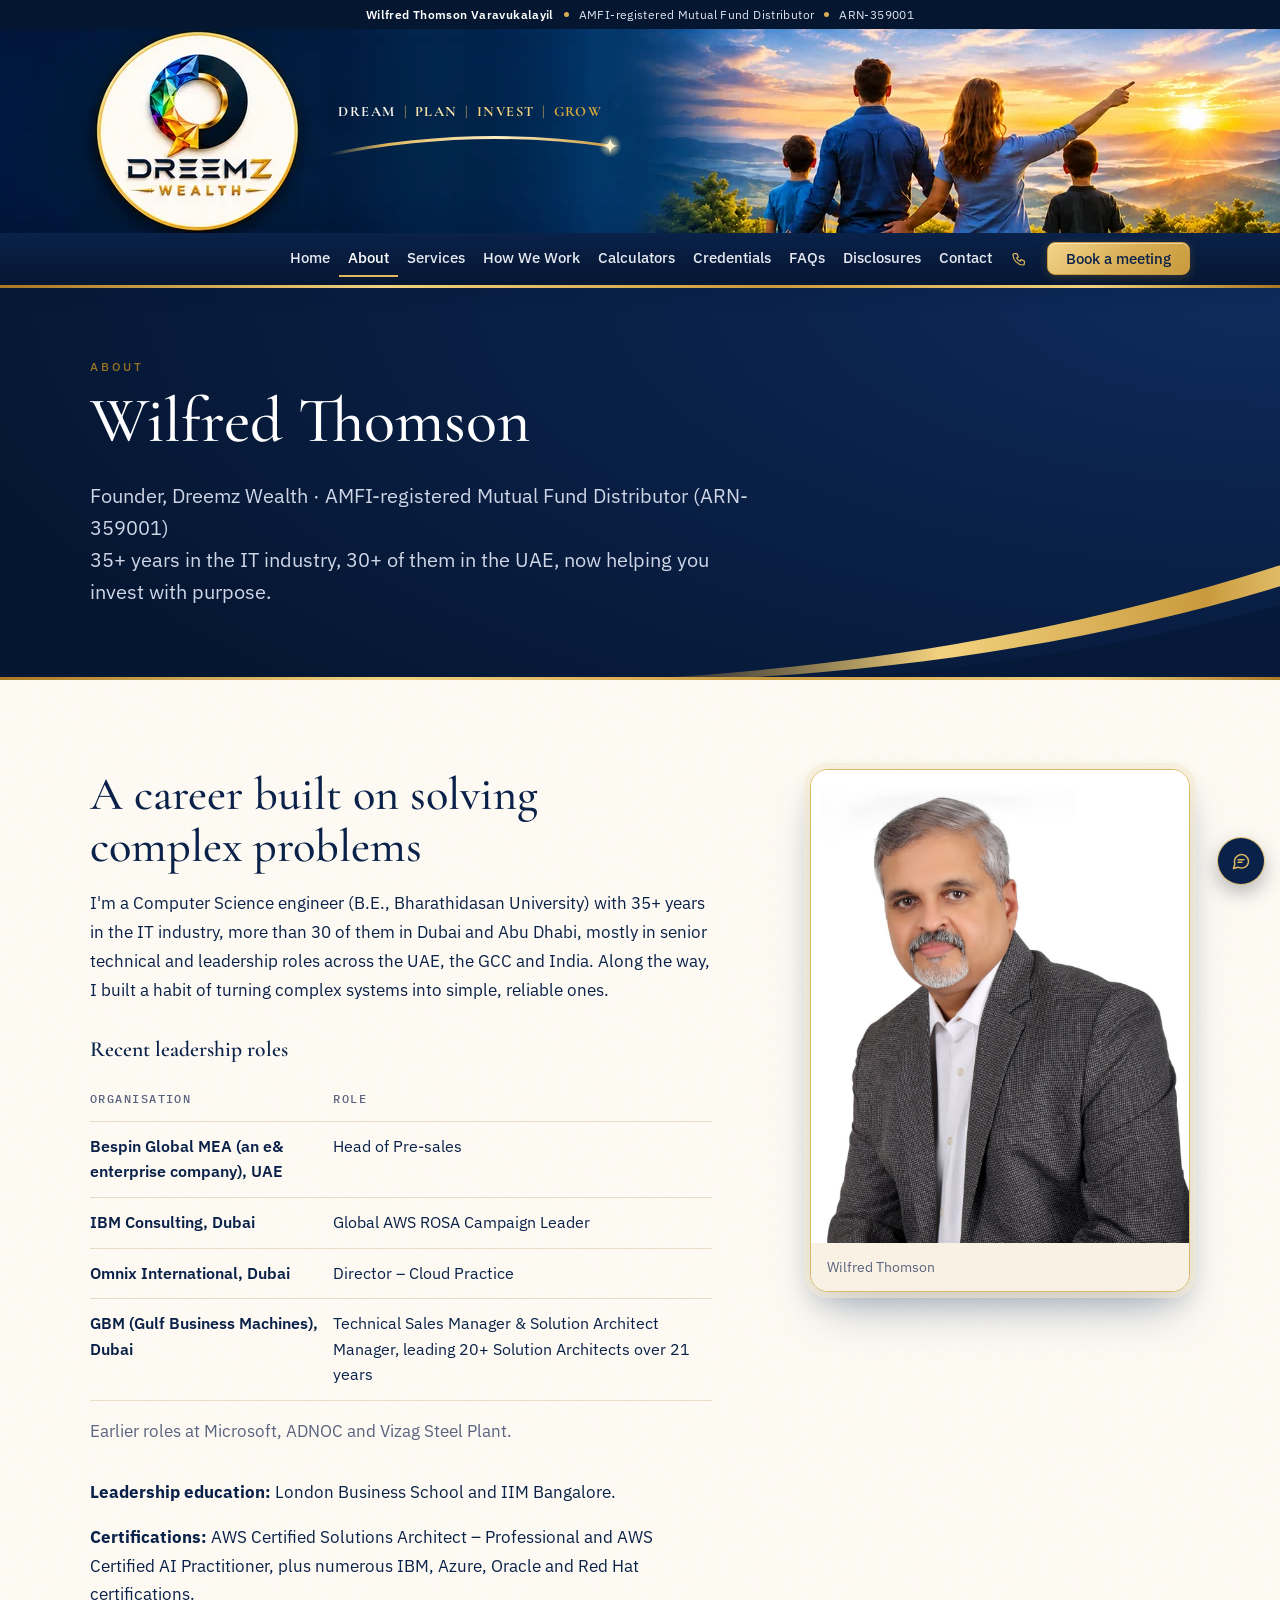
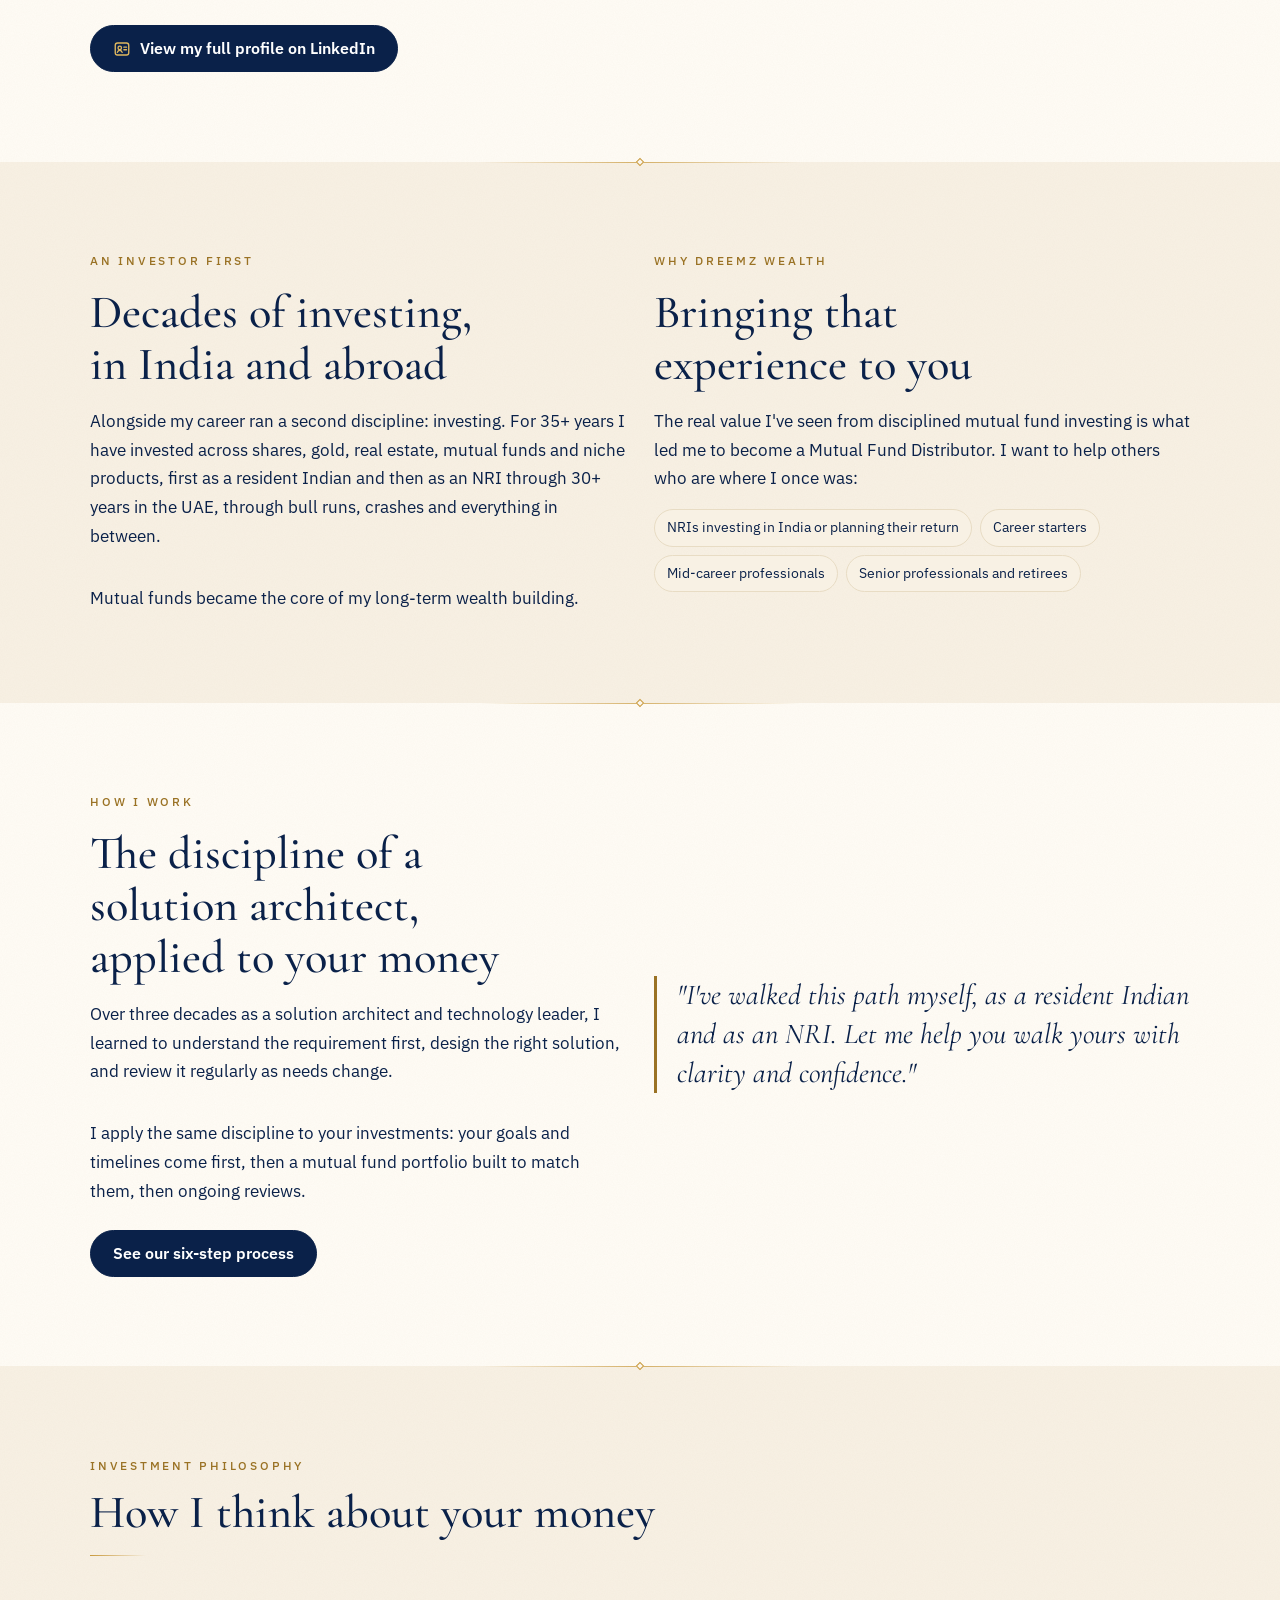
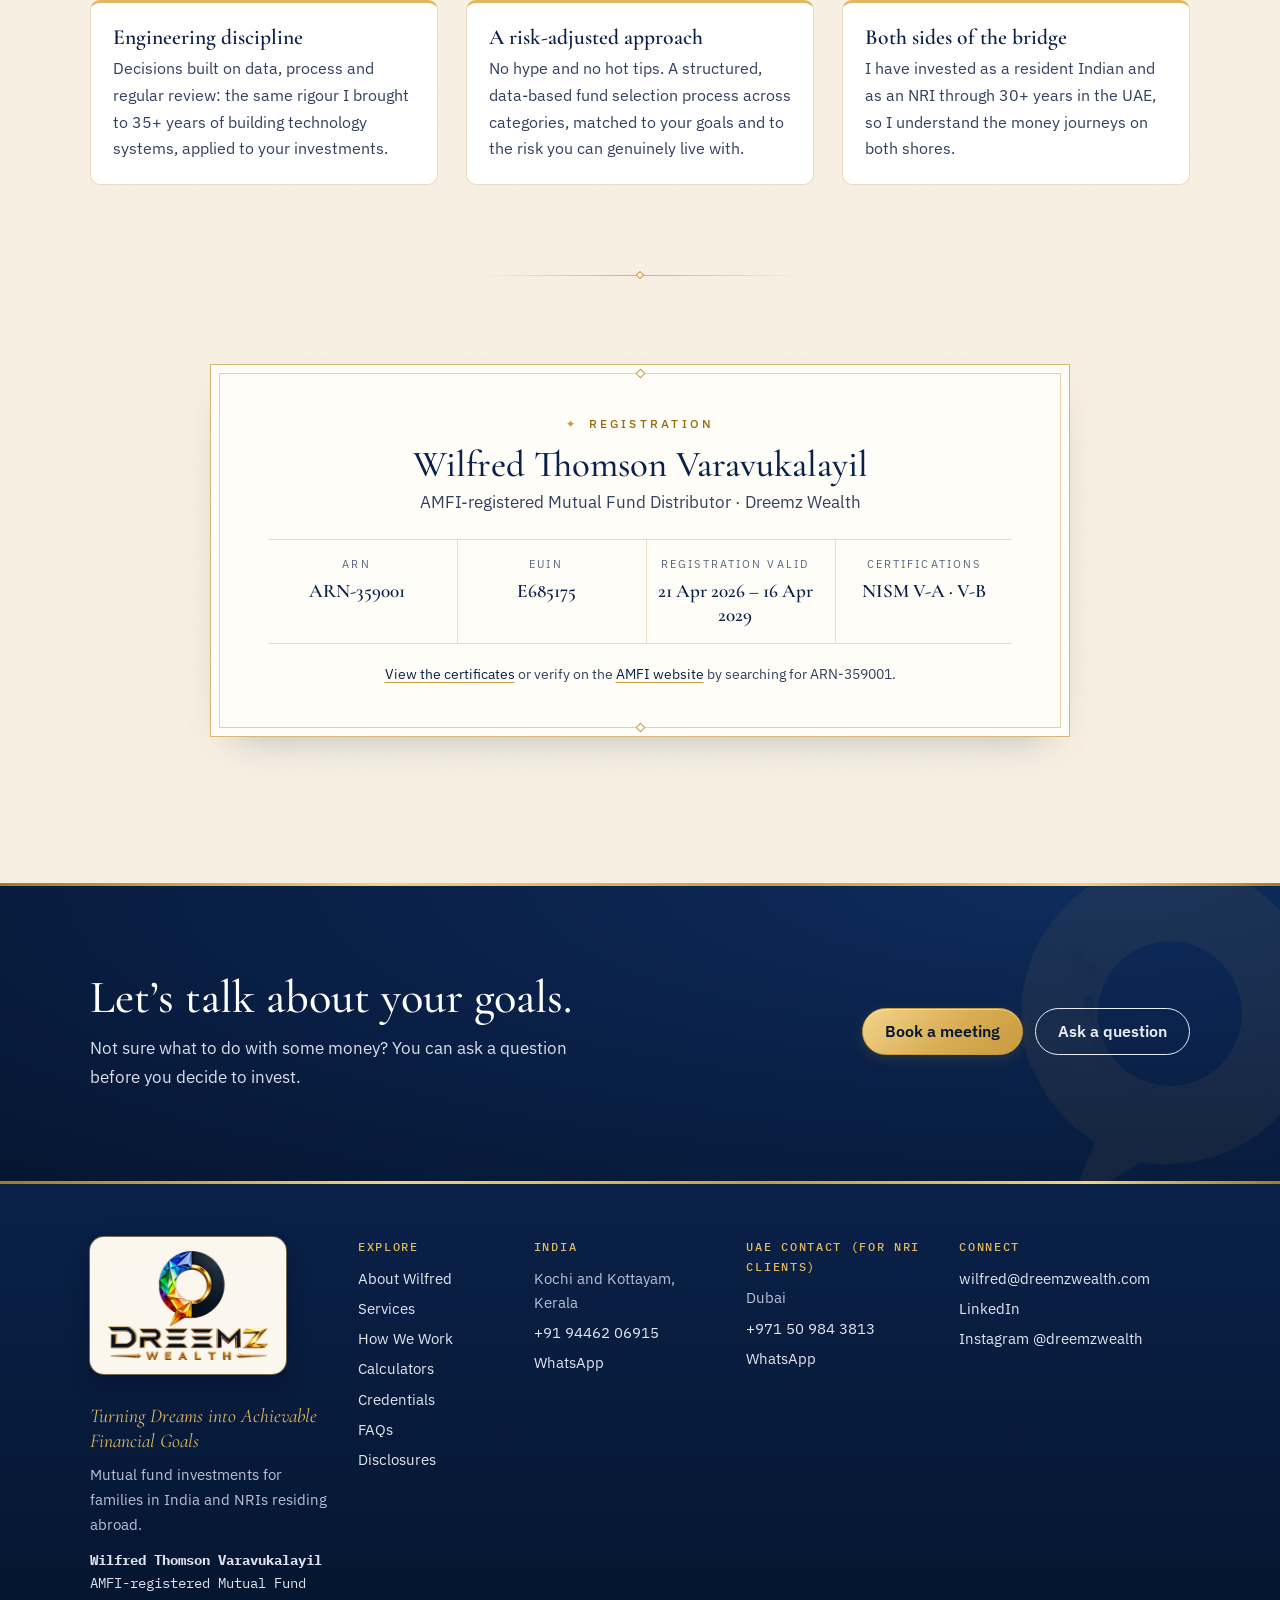
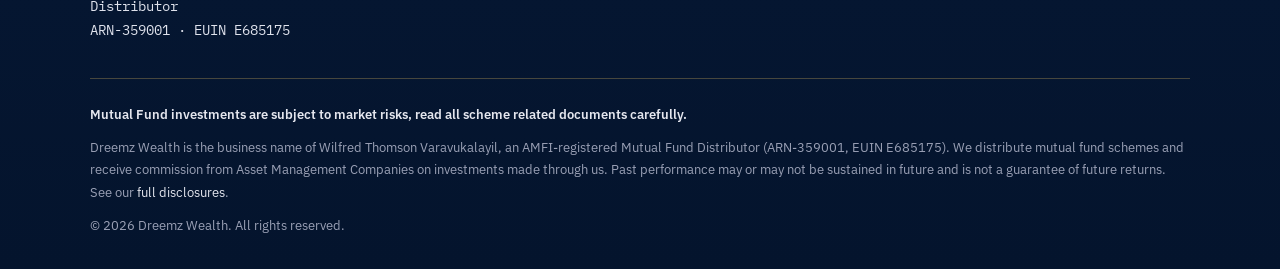
<file: about.html>
<!doctype html>
<html lang="en-IN">
<head>
<meta charset="utf-8">
<meta name="viewport" content="width=device-width, initial-scale=1, viewport-fit=cover">
<title>About Wilfred Thomson | Dreemz Wealth</title>
<meta name="description" content="Wilfred Thomson brings 35+ years in the IT industry, 30+ of them in the UAE, and 35+ years of investing as a resident Indian and an NRI, to Dreemz Wealth. AMFI-registered Mutual Fund Distributor, ARN-359001.">
<link rel="canonical" href="https://dreemzwealth.com/about.html">
<meta property="og:type" content="website">
<meta property="og:site_name" content="Dreemz Wealth">
<meta property="og:title" content="About Wilfred Thomson | Dreemz Wealth">
<meta property="og:description" content="Wilfred Thomson brings 35+ years in the IT industry, 30+ of them in the UAE, and 35+ years of investing as a resident Indian and an NRI, to Dreemz Wealth. AMFI-registered Mutual Fund Distributor, ARN-359001.">
<meta property="og:url" content="https://dreemzwealth.com/about.html">
<meta property="og:image" content="https://dreemzwealth.com/assets/img/og-image.jpg">
<meta name="theme-color" content="#0a2149">
<link rel="icon" href="favicon.ico?v=2" sizes="any">
<link rel="shortcut icon" href="favicon.ico?v=2">
<link rel="icon" type="image/png" sizes="32x32" href="assets/img/icon-32.png?v=2">
<link rel="icon" type="image/png" sizes="16x16" href="assets/img/icon-16.png?v=2">
<link rel="apple-touch-icon" sizes="180x180" href="assets/img/icon-180.png?v=2">
<link rel="manifest" href="site.webmanifest">
<link rel="preconnect" href="https://fonts.googleapis.com">
<link rel="preconnect" href="https://fonts.gstatic.com" crossorigin>
<link rel="stylesheet" href="https://fonts.googleapis.com/css2?family=Cormorant+Garamond:ital,wght@0,500;0,600;0,700;1,500;1,600&family=IBM+Plex+Mono:wght@400;500&family=IBM+Plex+Sans:wght@400;500;600&display=swap">
<link rel="stylesheet" href="assets/css/style.css?v=20261125">
</head>
<body>
<a class="skip" href="#main">Skip to content</a>
<div class="id-strip"><div class="wrap"><span>Wilfred Thomson Varavukalayil</span><span class="gold-dot" aria-hidden="true"></span><span>AMFI-registered Mutual Fund Distributor</span><span class="gold-dot" aria-hidden="true"></span><span>ARN-359001</span></div></div>
<div class="banner banner--page">
  <div class="pt-frame">
  <picture>
    <source type="image/webp" srcset="assets/img/banner/page-top-800x128.webp 800w, assets/img/banner/page-top-1280x204.webp 1280w, assets/img/banner/page-top-1920x306.webp 1920w, assets/img/banner/page-top-2168x346.webp 2168w" sizes="(min-width: 1920px) 1920px, 100vw">
    <img src="assets/img/banner/page-top-1280x204.webp" width="1920" height="306" alt="Dreemz Wealth">
  </picture>
  <div class="pt-tag"><p class="tagline"><span class="t-dream">Dream</span><span class="sep" aria-hidden="true">|</span><span class="t-plan">Plan</span><span class="sep" aria-hidden="true">|</span><span class="t-invest">Invest</span><span class="sep" aria-hidden="true">|</span><span class="t-grow">Grow</span></p><svg class="pt-curve" viewBox="0 0 400 44" overflow="visible" aria-hidden="true" focusable="false"><defs><linearGradient id="ptc-g" x1="0" x2="1"><stop offset="0" stop-color="#f3d27f" stop-opacity="0"/><stop offset=".2" stop-color="#e0b65c"/><stop offset=".6" stop-color="#fff0c4"/><stop offset="1" stop-color="#c99a3d"/></linearGradient><radialGradient id="ptc-l"><stop offset="0" stop-color="#fff6dc" stop-opacity=".9"/><stop offset="1" stop-color="#f3d27f" stop-opacity="0"/></radialGradient></defs><path d="M6 34 Q 200 -6 394 22" stroke="url(#ptc-g)" stroke-width="4" fill="none" stroke-linecap="round"/><circle cx="394" cy="22" r="16" fill="url(#ptc-l)"/><path transform="translate(394 22) scale(1.1)" d="M0-10 C1-3 3-1 10 0 C3 1 1 3 0 10 C-1 3-3 1-10 0 C-3-1-1-3 0-10Z" fill="#fff3c9"/></svg></div>
  </div>
</div>
<header class="site-header">
  <div class="wrap">
    <a class="nav-emblem" href="index.html" aria-label="Dreemz Wealth home"><picture><source type="image/webp" srcset="assets/img/brand/logo-h-ivory-84.webp"><img src="assets/img/brand/logo-h-ivory-84.png" width="349" height="84" alt="Dreemz Wealth"></picture></a>
    <button class="nav-toggle" type="button" aria-expanded="false" aria-controls="site-nav"><span class="burger" aria-hidden="true"></span>Menu</button>
    <nav class="nav" id="site-nav" aria-label="Main">
      <a href="index.html">Home</a>
      <a href="about.html" aria-current="page">About</a>
      <a href="services.html">Services</a>
      <a href="how-we-work.html">How We Work</a>
      <a href="calculators.html">Calculators</a>
      <a href="credentials.html">Credentials</a>
      <a href="faqs.html">FAQs</a>
      <a href="disclosures.html">Disclosures</a>
      <a href="contact.html">Contact</a>
      <a class="nav-phone" href="tel:+919446206915" aria-label="Call +91 94462 06915" title="Call +91 94462 06915"><svg viewBox="0 0 24 24" width="16" height="16" fill="none" stroke="currentColor" stroke-width="1.8" stroke-linecap="round" stroke-linejoin="round" aria-hidden="true"><path d="M5 4h4l2 5-2.5 1.5a11 11 0 0 0 5 5L15 13l5 2v4a2 2 0 0 1-2 2A16 16 0 0 1 3 6a2 2 0 0 1 2-2"/></svg><span class="np-num">+91 94462 06915</span></a>
      <a class="btn btn--gold" href="contact.html?type=meeting#booking">Book a meeting</a>
    </nav>
  </div>
</header>
<main id="main">
<section class="hero hero--page">
  <div class="wrap">
    <p class="eyebrow">About</p>
    <h1>Wilfred Thomson</h1>
    <p class="lede">Founder, Dreemz Wealth &middot; AMFI-registered Mutual Fund Distributor (ARN-359001)<br>35+ years in the IT industry, 30+ of them in the UAE, now helping you invest with purpose.</p>
  </div>
</section>

<section class="section">
  <div class="wrap about-split about-split--rev">
    <figure class="portrait" style="margin:0">
      <img src="assets/img/wilfred-thomson.jpg?v=2" width="1080" height="1350" alt="Wilfred Thomson">
      <figcaption>Wilfred Thomson</figcaption>
    </figure>
    <div class="stack-lg" style="min-width:0">
      <div class="stack prose">
        <h2>A career built on solving complex problems</h2>
        <p>I'm a Computer Science engineer (B.E., Bharathidasan University) with 35+ years in the IT industry, more than 30 of them in Dubai and Abu Dhabi, mostly in senior technical and leadership roles across the UAE, the GCC and India. Along the way, I built a habit of turning complex systems into simple, reliable ones.</p>
      </div>
      <div class="stack">
        <h3 style="font-size:1.35rem">Recent leadership roles</h3>
        <div class="table-scroll">
          <table class="roles">
            <thead><tr><th scope="col">Organisation</th><th scope="col">Role</th></tr></thead>
            <tbody>
              <tr><td>Bespin Global MEA (an e&amp; enterprise company), UAE</td><td>Head of Pre-sales</td></tr>
              <tr><td>IBM Consulting, Dubai</td><td>Global AWS ROSA Campaign Leader</td></tr>
              <tr><td>Omnix International, Dubai</td><td>Director &ndash; Cloud Practice</td></tr>
              <tr><td>GBM (Gulf Business Machines), Dubai</td><td>Technical Sales Manager &amp; Solution Architect Manager, leading 20+ Solution Architects over 21 years</td></tr>
            </tbody>
          </table>
        </div>
        <p class="muted">Earlier roles at Microsoft, ADNOC and Vizag Steel Plant.</p>
      </div>
      <div class="stack">
        <p><strong>Leadership education:</strong> London Business School and IIM Bangalore.</p>
        <p><strong>Certifications:</strong> AWS Certified Solutions Architect &ndash; Professional and AWS Certified AI Practitioner, plus numerous IBM, Azure, Oracle and Red Hat certifications.</p>
        <div class="btn-row"><a class="btn btn--ink" href="https://www.linkedin.com/in/wilfred-thomson/" target="_blank" rel="noopener"><svg class="btn-ico" viewBox="0 0 24 24" fill="none" stroke="currentColor" stroke-width="1.8" stroke-linecap="round" stroke-linejoin="round" aria-hidden="true"><rect x="3" y="4" width="18" height="16" rx="3"/><circle cx="9" cy="10.5" r="2.3"/><path d="M5.8 16.5c.6-1.8 1.9-2.7 3.2-2.7s2.6.9 3.2 2.7M14.5 9.5h3.5M14.5 13h3.5"/></svg>View my full profile on LinkedIn</a></div>
      </div>
    </div>
  </div>
</section>

<section class="section section--paper">
  <div class="wrap grid grid-2" style="align-items:start">
    <div class="stack prose">
      <p class="eyebrow">An investor first</p>
      <h2>Decades of investing, in India and abroad</h2>
      <p>Alongside my career ran a second discipline: investing. For 35+ years I have invested across shares, gold, real estate, mutual funds and niche products, first as a resident Indian and then as an NRI through 30+ years in the UAE, through bull runs, crashes and everything in between.</p>
      <p>Mutual funds became the core of my long-term wealth building.</p>
    </div>
    <div class="stack prose">
      <p class="eyebrow">Why Dreemz Wealth</p>
      <h2>Bringing that experience to you</h2>
      <p>The real value I've seen from disciplined mutual fund investing is what led me to become a Mutual Fund Distributor. I want to help others who are where I once was:</p>
      <ul class="chips" aria-label="Who I help">
        <li>NRIs investing in India or planning their return</li>
        <li>Career starters</li>
        <li>Mid-career professionals</li>
        <li>Senior professionals and retirees</li>
      </ul>
    </div>
  </div>
</section>

<section class="section">
  <div class="wrap grid grid-2" style="align-items:center">
    <div class="stack prose">
      <p class="eyebrow">How I work</p>
      <h2>The discipline of a solution architect, applied to your money</h2>
      <p>Over three decades as a solution architect and technology leader, I learned to understand the requirement first, design the right solution, and review it regularly as needs change.</p>
      <p>I apply the same discipline to your investments: your goals and timelines come first, then a mutual fund portfolio built to match them, then ongoing reviews.</p>
      <div class="btn-row" style="margin-top:8px"><a class="btn btn--ink" href="how-we-work.html">See our six-step process</a></div>
    </div>
    <blockquote class="pull">"I've walked this path myself, as a resident Indian and as an NRI. Let me help you walk yours with clarity and confidence."</blockquote>
  </div>
</section>

<section class="section section--paper">
  <div class="wrap">
    <div class="section-head">
      <p class="eyebrow">Investment philosophy</p>
      <h2>How I think about your money</h2>
    </div>
    <div class="grid grid-3">
      <div class="who"><h3>Engineering discipline</h3><p>Decisions built on data, process and regular review: the same rigour I brought to 35+ years of building technology systems, applied to your investments.</p></div>
      <div class="who"><h3>A risk-adjusted approach</h3><p>No hype and no hot tips. A structured, data-based fund selection process across categories, matched to your goals and to the risk you can genuinely live with.</p></div>
      <div class="who"><h3>Both sides of the bridge</h3><p>I have invested as a resident Indian and as an NRI through 30+ years in the UAE, so I understand the money journeys on both shores.</p></div>
    </div>
  </div>
</section>

<section class="section section--paper">
  <div class="wrap">
    <div class="reg-panel" role="group" aria-label="Registration details">
      <div class="reg-inner">
        <p class="reg-kicker">Registration</p>
        <p class="reg-name">Wilfred Thomson Varavukalayil</p>
        <p class="reg-role">AMFI-registered Mutual Fund Distributor &middot; Dreemz Wealth</p>
        <dl class="reg-grid">
          <div><dt>ARN</dt><dd>ARN-359001</dd></div>
          <div><dt>EUIN</dt><dd>E685175</dd></div>
          <div><dt>Registration valid</dt><dd>21 Apr 2026 &ndash; 16 Apr 2029</dd></div>
          <div><dt>Certifications</dt><dd>NISM V-A &middot; V-B</dd></div>
        </dl>
        <p class="reg-verify"><a href="credentials.html">View the certificates</a> or verify on the <a href="https://www.amfiindia.com/" target="_blank" rel="noopener">AMFI website</a> by searching for ARN-359001.</p>
      </div>
    </div>
  </div>
</section>
<section class="section section--ink cta-band">
  <div class="wrap">
    <div class="stack cta-text">
      <h2>Let&rsquo;s talk about your goals.</h2>
      <p class="cta-sub">Not sure what to do with some money? You can ask a question before you decide to invest.</p>
    </div>
    <div class="btn-row">
      <a class="btn btn--gold" href="contact.html?type=meeting#booking">Book a meeting</a>
      <a class="btn btn--ghost" href="contact.html?type=question#enquiry">Ask a question</a>
    </div>
  </div>
</section>
</main>
<footer class="site-footer">
  <div class="wrap">
    <div class="foot-grid">
      <div class="foot-brand">
        <a class="foot-logo" href="index.html" aria-label="Dreemz Wealth home"><picture><source type="image/webp" srcset="assets/img/brand/logo-stacked-ivory-380.webp"><img src="assets/img/brand/logo-stacked-ivory-380.png" width="340" height="231" alt="Dreemz Wealth" loading="lazy"></picture></a>
        <p class="foot-tag">Turning Dreams into Achievable Financial Goals</p>
        <p>Mutual fund investments for families in India and NRIs residing abroad.</p>
        <p class="reg"><b>Wilfred Thomson Varavukalayil</b><br>AMFI-registered Mutual Fund Distributor<br>ARN-359001 &middot; EUIN E685175</p>
      </div>
      <div>
        <h4>Explore</h4>
        <ul>
          <li><a href="about.html">About Wilfred</a></li>
          <li><a href="services.html">Services</a></li>
          <li><a href="how-we-work.html">How We Work</a></li>
          <li><a href="calculators.html">Calculators</a></li>
          <li><a href="credentials.html">Credentials</a></li>
          <li><a href="faqs.html">FAQs</a></li>
          <li><a href="disclosures.html">Disclosures</a></li>
        </ul>
      </div>
      <div>
        <h4>India</h4>
        <ul>
          <li>Kochi and Kottayam, Kerala</li>
          <li><a href="tel:+919446206915">+91 94462 06915</a></li>
          <li><a href="https://wa.me/919446206915" target="_blank" rel="noopener">WhatsApp</a></li>
        </ul>
      </div>
      <div>
        <h4>UAE contact (for NRI clients)</h4>
        <ul>
          <li>Dubai</li>
          <li><a href="tel:+971509843813">+971 50 984 3813</a></li>
          <li><a href="https://wa.me/971509843813" target="_blank" rel="noopener">WhatsApp</a></li>
        </ul>
      </div>
      <div>
        <h4>Connect</h4>
        <ul>
          <li><a href="mailto:wilfred@dreemzwealth.com">wilfred@dreemzwealth.com</a></li>
          <li><a href="https://www.linkedin.com/in/wilfred-thomson/" target="_blank" rel="noopener">LinkedIn</a></li>
          <li><a href="https://www.instagram.com/dreemzwealth/" target="_blank" rel="noopener">Instagram @dreemzwealth</a></li>
        </ul>
      </div>
    </div>
    <div class="disclaimer">
      <p><strong>Mutual Fund investments are subject to market risks, read all scheme related documents carefully.</strong></p>
      <p>Dreemz Wealth is the business name of Wilfred Thomson Varavukalayil, an AMFI-registered Mutual Fund Distributor (ARN-359001, EUIN E685175). We distribute mutual fund schemes and receive commission from Asset Management Companies on investments made through us. Past performance may or may not be sustained in future and is not a guarantee of future returns. See our <a href="disclosures.html">full disclosures</a>.</p>
      <p>&copy; <span data-year>2026</span> Dreemz Wealth. All rights reserved.</p>
    </div>
  </div>
</footer>
<a class="wa-float" href="https://wa.me/919446206915" target="_blank" rel="noopener" aria-label="Chat with Wilfred on WhatsApp" title="Chat on WhatsApp"><svg viewBox="0 0 24 24" width="22" height="22" fill="none" stroke="currentColor" stroke-width="1.8" stroke-linecap="round" stroke-linejoin="round" aria-hidden="true"><path d="M21 12a8.5 8.5 0 0 1-12.6 7.4L3 21l1.6-5.2A8.5 8.5 0 1 1 21 12z"/><path d="M8.5 10.5h7M8.5 13.5h4.5"/></svg><span>WhatsApp</span></a>
<script src="assets/js/config.js?v=20261125"></script>
<script src="assets/js/main.js?v=20261125"></script>
</body>
</html>
</file>
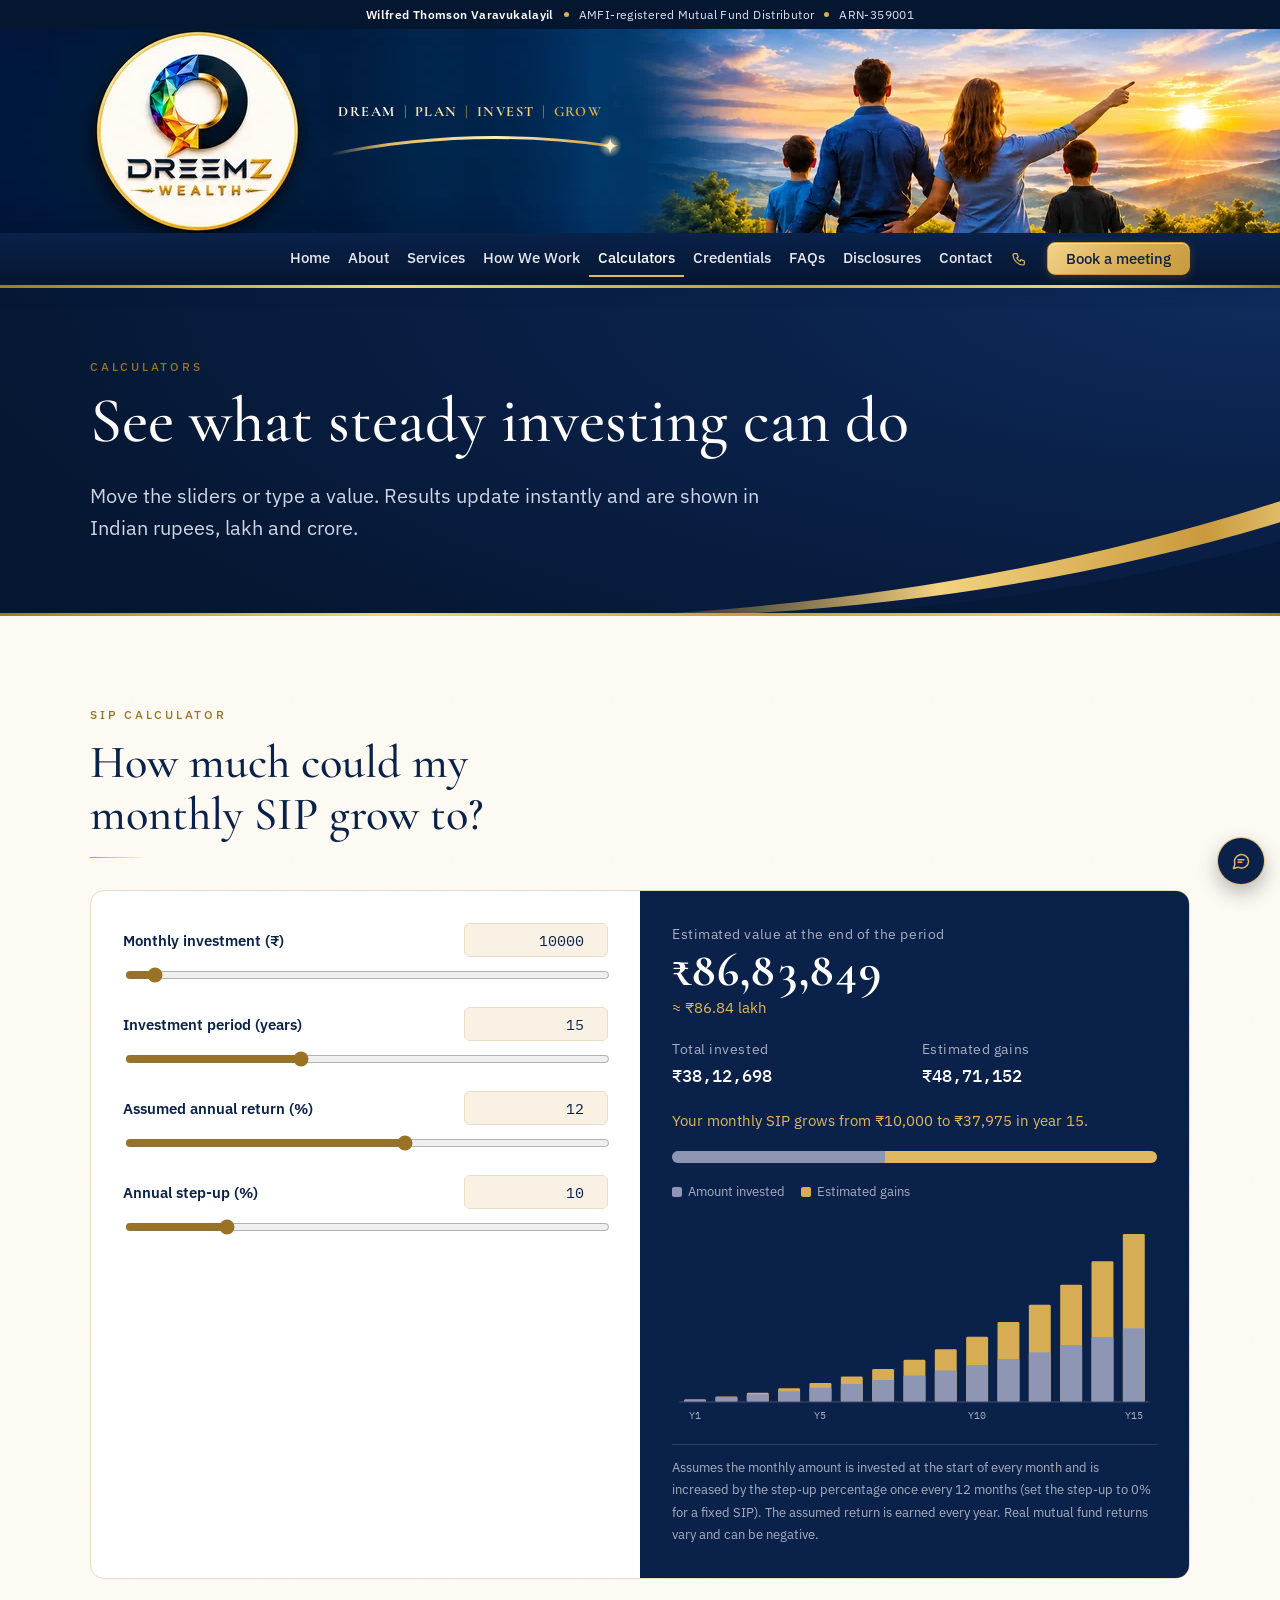
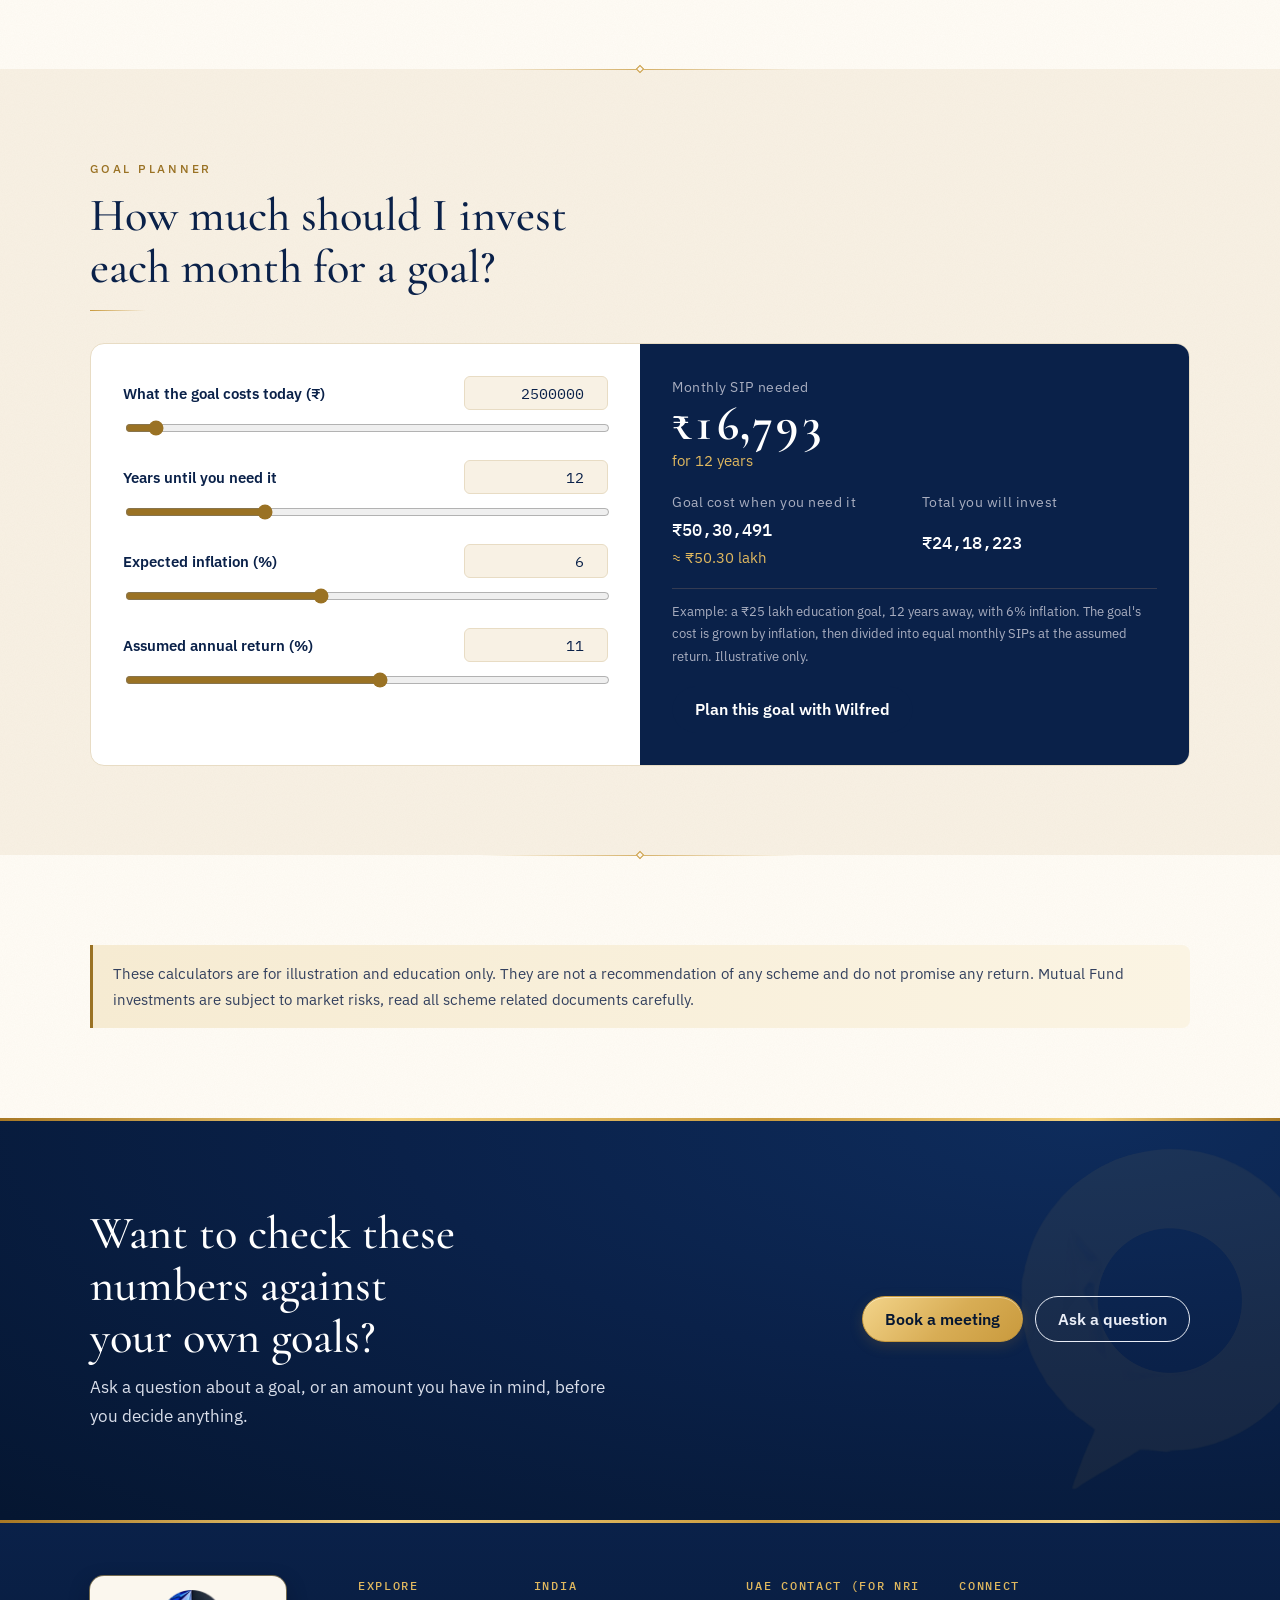
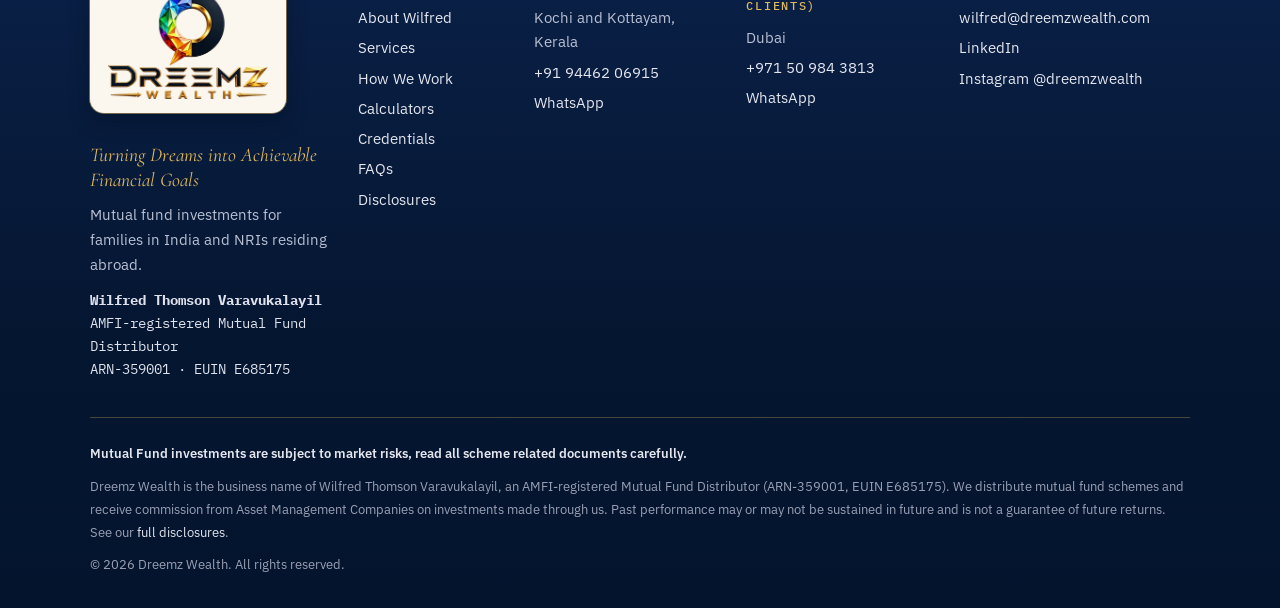
<file: calculators.html>
<!doctype html>
<html lang="en-IN">
<head>
<meta charset="utf-8">
<meta name="viewport" content="width=device-width, initial-scale=1, viewport-fit=cover">
<title>SIP and Goal Calculators | Dreemz Wealth</title>
<meta name="description" content="Estimate how a monthly SIP can grow, and how much you may need to invest each month to reach a goal. Illustrative only. AMFI-registered Mutual Fund Distributor, ARN-359001.">
<link rel="canonical" href="https://dreemzwealth.com/calculators.html">
<meta property="og:type" content="website">
<meta property="og:site_name" content="Dreemz Wealth">
<meta property="og:title" content="SIP and Goal Calculators | Dreemz Wealth">
<meta property="og:description" content="Estimate how a monthly SIP can grow, and how much you may need to invest each month to reach a goal. Illustrative only. AMFI-registered Mutual Fund Distributor, ARN-359001.">
<meta property="og:url" content="https://dreemzwealth.com/calculators.html">
<meta property="og:image" content="https://dreemzwealth.com/assets/img/og-image.jpg">
<meta name="theme-color" content="#0a2149">
<link rel="icon" href="favicon.ico?v=2" sizes="any">
<link rel="shortcut icon" href="favicon.ico?v=2">
<link rel="icon" type="image/png" sizes="32x32" href="assets/img/icon-32.png?v=2">
<link rel="icon" type="image/png" sizes="16x16" href="assets/img/icon-16.png?v=2">
<link rel="apple-touch-icon" sizes="180x180" href="assets/img/icon-180.png?v=2">
<link rel="manifest" href="site.webmanifest">
<link rel="preconnect" href="https://fonts.googleapis.com">
<link rel="preconnect" href="https://fonts.gstatic.com" crossorigin>
<link rel="stylesheet" href="https://fonts.googleapis.com/css2?family=Cormorant+Garamond:ital,wght@0,500;0,600;0,700;1,500;1,600&family=IBM+Plex+Mono:wght@400;500&family=IBM+Plex+Sans:wght@400;500;600&display=swap">
<link rel="stylesheet" href="assets/css/style.css?v=20261125">
</head>
<body>
<a class="skip" href="#main">Skip to content</a>
<div class="id-strip"><div class="wrap"><span>Wilfred Thomson Varavukalayil</span><span class="gold-dot" aria-hidden="true"></span><span>AMFI-registered Mutual Fund Distributor</span><span class="gold-dot" aria-hidden="true"></span><span>ARN-359001</span></div></div>
<div class="banner banner--page">
  <div class="pt-frame">
  <picture>
    <source type="image/webp" srcset="assets/img/banner/page-top-800x128.webp 800w, assets/img/banner/page-top-1280x204.webp 1280w, assets/img/banner/page-top-1920x306.webp 1920w, assets/img/banner/page-top-2168x346.webp 2168w" sizes="(min-width: 1920px) 1920px, 100vw">
    <img src="assets/img/banner/page-top-1280x204.webp" width="1920" height="306" alt="Dreemz Wealth">
  </picture>
  <div class="pt-tag"><p class="tagline"><span class="t-dream">Dream</span><span class="sep" aria-hidden="true">|</span><span class="t-plan">Plan</span><span class="sep" aria-hidden="true">|</span><span class="t-invest">Invest</span><span class="sep" aria-hidden="true">|</span><span class="t-grow">Grow</span></p><svg class="pt-curve" viewBox="0 0 400 44" overflow="visible" aria-hidden="true" focusable="false"><defs><linearGradient id="ptc-g" x1="0" x2="1"><stop offset="0" stop-color="#f3d27f" stop-opacity="0"/><stop offset=".2" stop-color="#e0b65c"/><stop offset=".6" stop-color="#fff0c4"/><stop offset="1" stop-color="#c99a3d"/></linearGradient><radialGradient id="ptc-l"><stop offset="0" stop-color="#fff6dc" stop-opacity=".9"/><stop offset="1" stop-color="#f3d27f" stop-opacity="0"/></radialGradient></defs><path d="M6 34 Q 200 -6 394 22" stroke="url(#ptc-g)" stroke-width="4" fill="none" stroke-linecap="round"/><circle cx="394" cy="22" r="16" fill="url(#ptc-l)"/><path transform="translate(394 22) scale(1.1)" d="M0-10 C1-3 3-1 10 0 C3 1 1 3 0 10 C-1 3-3 1-10 0 C-3-1-1-3 0-10Z" fill="#fff3c9"/></svg></div>
  </div>
</div>
<header class="site-header">
  <div class="wrap">
    <a class="nav-emblem" href="index.html" aria-label="Dreemz Wealth home"><picture><source type="image/webp" srcset="assets/img/brand/logo-h-ivory-84.webp"><img src="assets/img/brand/logo-h-ivory-84.png" width="349" height="84" alt="Dreemz Wealth"></picture></a>
    <button class="nav-toggle" type="button" aria-expanded="false" aria-controls="site-nav"><span class="burger" aria-hidden="true"></span>Menu</button>
    <nav class="nav" id="site-nav" aria-label="Main">
      <a href="index.html">Home</a>
      <a href="about.html">About</a>
      <a href="services.html">Services</a>
      <a href="how-we-work.html">How We Work</a>
      <a href="calculators.html" aria-current="page">Calculators</a>
      <a href="credentials.html">Credentials</a>
      <a href="faqs.html">FAQs</a>
      <a href="disclosures.html">Disclosures</a>
      <a href="contact.html">Contact</a>
      <a class="nav-phone" href="tel:+919446206915" aria-label="Call +91 94462 06915" title="Call +91 94462 06915"><svg viewBox="0 0 24 24" width="16" height="16" fill="none" stroke="currentColor" stroke-width="1.8" stroke-linecap="round" stroke-linejoin="round" aria-hidden="true"><path d="M5 4h4l2 5-2.5 1.5a11 11 0 0 0 5 5L15 13l5 2v4a2 2 0 0 1-2 2A16 16 0 0 1 3 6a2 2 0 0 1 2-2"/></svg><span class="np-num">+91 94462 06915</span></a>
      <a class="btn btn--gold" href="contact.html?type=meeting#booking">Book a meeting</a>
    </nav>
  </div>
</header>
<main id="main">
<section class="hero hero--page">
  <div class="wrap">
    <p class="eyebrow">Calculators</p>
    <h1>See what steady investing can do</h1>
    <p class="lede">Move the sliders or type a value. Results update instantly and are shown in Indian rupees, lakh and crore.</p>
  </div>
</section>

<section class="section">
  <div class="wrap stack-lg">
    <div class="section-head" style="margin-bottom:0">
      <p class="eyebrow">SIP calculator</p>
      <h2>How much could my monthly SIP grow to?</h2>
    </div>
    <div class="calc">
      <div class="calc-inputs">
        <div class="field">
          <div class="field-row"><label for="sip-amt">Monthly investment (₹)</label><input class="num-in" id="sip-amt-n" type="number" inputmode="numeric" min="500" max="200000" step="500" value="10000" aria-label="Monthly investment in rupees"></div>
          <input type="range" id="sip-amt" min="500" max="200000" step="500" value="10000">
        </div>
        <div class="field">
          <div class="field-row"><label for="sip-yrs">Investment period (years)</label><input class="num-in" id="sip-yrs-n" type="number" inputmode="numeric" min="1" max="40" step="1" value="15" aria-label="Years"></div>
          <input type="range" id="sip-yrs" min="1" max="40" step="1" value="15">
        </div>
        <div class="field">
          <div class="field-row"><label for="sip-rate">Assumed annual return (%)</label><input class="num-in" id="sip-rate-n" type="number" inputmode="decimal" min="1" max="20" step="0.5" value="12" aria-label="Assumed annual return percent"></div>
          <input type="range" id="sip-rate" min="1" max="20" step="0.5" value="12">
        </div>
        <div class="field">
          <div class="field-row"><label for="sip-step">Annual step-up (%)</label><input class="num-in" id="sip-step-n" type="number" inputmode="decimal" min="0" max="50" step="1" value="10" aria-label="Annual step-up percent"></div>
          <input type="range" id="sip-step" min="0" max="50" step="1" value="10">
        </div>
      </div>
      <div class="calc-out" aria-live="polite">
        <div>
          <div class="out-label">Estimated value at the end of the period</div>
          <div class="out-big" id="sip-fv">₹0</div>
          <div class="out-words" id="sip-fv-w"></div>
        </div>
        <div class="out-grid">
          <div><span class="out-label">Total invested</span><b id="sip-inv">₹0</b></div>
          <div><span class="out-label">Estimated gains</span><b id="sip-gain">₹0</b></div>
        </div>
        <p class="out-words" id="sip-last"></p>
        <div class="bar" id="sip-bar"><i class="b-inv"></i><i class="b-gain"></i></div>
        <div class="legend"><span style="--c:#8e96b4">Amount invested</span><span style="--c:#d6ad55">Estimated gains</span></div>
        <svg class="chart" id="sip-chart" role="img" aria-label="Year-by-year growth of the SIP"></svg>
        <p class="calc-note">Assumes the monthly amount is invested at the start of every month and is increased by the step-up percentage once every 12 months (set the step-up to 0% for a fixed SIP). The assumed return is earned every year. Real mutual fund returns vary and can be negative.</p>
      </div>
    </div>
  </div>
</section>

<section class="section section--paper">
  <div class="wrap stack-lg">
    <div class="section-head" style="margin-bottom:0">
      <p class="eyebrow">Goal planner</p>
      <h2>How much should I invest each month for a goal?</h2>
    </div>
    <div class="calc">
      <div class="calc-inputs">
        <div class="field">
          <div class="field-row"><label for="goal-cost">What the goal costs today (₹)</label><input class="num-in" id="goal-cost-n" type="number" inputmode="numeric" min="100000" max="50000000" step="50000" value="2500000" aria-label="Cost of the goal today in rupees"></div>
          <input type="range" id="goal-cost" min="100000" max="50000000" step="50000" value="2500000">
        </div>
        <div class="field">
          <div class="field-row"><label for="goal-yrs">Years until you need it</label><input class="num-in" id="goal-yrs-n" type="number" inputmode="numeric" min="1" max="40" step="1" value="12" aria-label="Years until the goal"></div>
          <input type="range" id="goal-yrs" min="1" max="40" step="1" value="12">
        </div>
        <div class="field">
          <div class="field-row"><label for="goal-infl">Expected inflation (%)</label><input class="num-in" id="goal-infl-n" type="number" inputmode="decimal" min="0" max="15" step="0.5" value="6" aria-label="Expected inflation percent"></div>
          <input type="range" id="goal-infl" min="0" max="15" step="0.5" value="6">
        </div>
        <div class="field">
          <div class="field-row"><label for="goal-rate">Assumed annual return (%)</label><input class="num-in" id="goal-rate-n" type="number" inputmode="decimal" min="1" max="20" step="0.5" value="11" aria-label="Assumed annual return percent"></div>
          <input type="range" id="goal-rate" min="1" max="20" step="0.5" value="11">
        </div>
      </div>
      <div class="calc-out" aria-live="polite">
        <div>
          <div class="out-label">Monthly SIP needed</div>
          <div class="out-big" id="goal-sip">₹0</div>
          <div class="out-words">for <span id="goal-yrs-out">12 years</span></div>
        </div>
        <div class="out-grid">
          <div><span class="out-label">Goal cost when you need it</span><b id="goal-future">₹0</b><span class="out-words" id="goal-future-w"></span></div>
          <div><span class="out-label">Total you will invest</span><b id="goal-inv">₹0</b></div>
        </div>
        <p class="calc-note">Example: a ₹25 lakh education goal, 12 years away, with 6% inflation. The goal's cost is grown by inflation, then divided into equal monthly SIPs at the assumed return. Illustrative only.</p>
        <a class="btn btn--ink" href="contact.html?type=meeting#booking" style="justify-self:start">Plan this goal with Wilfred</a>
      </div>
    </div>
  </div>
</section>

<section class="section">
  <div class="wrap">
    <p class="note">These calculators are for illustration and education only. They are not a recommendation of any scheme and do not promise any return. Mutual Fund investments are subject to market risks, read all scheme related documents carefully.</p>
  </div>
</section>
<section class="section section--ink cta-band">
  <div class="wrap">
    <div class="stack cta-text">
      <h2>Want to check these numbers against your own goals?</h2>
      <p class="cta-sub">Ask a question about a goal, or an amount you have in mind, before you decide anything.</p>
    </div>
    <div class="btn-row">
      <a class="btn btn--gold" href="contact.html?type=meeting#booking">Book a meeting</a>
      <a class="btn btn--ghost" href="contact.html?type=question#enquiry">Ask a question</a>
    </div>
  </div>
</section>
</main>
<footer class="site-footer">
  <div class="wrap">
    <div class="foot-grid">
      <div class="foot-brand">
        <a class="foot-logo" href="index.html" aria-label="Dreemz Wealth home"><picture><source type="image/webp" srcset="assets/img/brand/logo-stacked-ivory-380.webp"><img src="assets/img/brand/logo-stacked-ivory-380.png" width="340" height="231" alt="Dreemz Wealth" loading="lazy"></picture></a>
        <p class="foot-tag">Turning Dreams into Achievable Financial Goals</p>
        <p>Mutual fund investments for families in India and NRIs residing abroad.</p>
        <p class="reg"><b>Wilfred Thomson Varavukalayil</b><br>AMFI-registered Mutual Fund Distributor<br>ARN-359001 &middot; EUIN E685175</p>
      </div>
      <div>
        <h4>Explore</h4>
        <ul>
          <li><a href="about.html">About Wilfred</a></li>
          <li><a href="services.html">Services</a></li>
          <li><a href="how-we-work.html">How We Work</a></li>
          <li><a href="calculators.html">Calculators</a></li>
          <li><a href="credentials.html">Credentials</a></li>
          <li><a href="faqs.html">FAQs</a></li>
          <li><a href="disclosures.html">Disclosures</a></li>
        </ul>
      </div>
      <div>
        <h4>India</h4>
        <ul>
          <li>Kochi and Kottayam, Kerala</li>
          <li><a href="tel:+919446206915">+91 94462 06915</a></li>
          <li><a href="https://wa.me/919446206915" target="_blank" rel="noopener">WhatsApp</a></li>
        </ul>
      </div>
      <div>
        <h4>UAE contact (for NRI clients)</h4>
        <ul>
          <li>Dubai</li>
          <li><a href="tel:+971509843813">+971 50 984 3813</a></li>
          <li><a href="https://wa.me/971509843813" target="_blank" rel="noopener">WhatsApp</a></li>
        </ul>
      </div>
      <div>
        <h4>Connect</h4>
        <ul>
          <li><a href="mailto:wilfred@dreemzwealth.com">wilfred@dreemzwealth.com</a></li>
          <li><a href="https://www.linkedin.com/in/wilfred-thomson/" target="_blank" rel="noopener">LinkedIn</a></li>
          <li><a href="https://www.instagram.com/dreemzwealth/" target="_blank" rel="noopener">Instagram @dreemzwealth</a></li>
        </ul>
      </div>
    </div>
    <div class="disclaimer">
      <p><strong>Mutual Fund investments are subject to market risks, read all scheme related documents carefully.</strong></p>
      <p>Dreemz Wealth is the business name of Wilfred Thomson Varavukalayil, an AMFI-registered Mutual Fund Distributor (ARN-359001, EUIN E685175). We distribute mutual fund schemes and receive commission from Asset Management Companies on investments made through us. Past performance may or may not be sustained in future and is not a guarantee of future returns. See our <a href="disclosures.html">full disclosures</a>.</p>
      <p>&copy; <span data-year>2026</span> Dreemz Wealth. All rights reserved.</p>
    </div>
  </div>
</footer>
<a class="wa-float" href="https://wa.me/919446206915" target="_blank" rel="noopener" aria-label="Chat with Wilfred on WhatsApp" title="Chat on WhatsApp"><svg viewBox="0 0 24 24" width="22" height="22" fill="none" stroke="currentColor" stroke-width="1.8" stroke-linecap="round" stroke-linejoin="round" aria-hidden="true"><path d="M21 12a8.5 8.5 0 0 1-12.6 7.4L3 21l1.6-5.2A8.5 8.5 0 1 1 21 12z"/><path d="M8.5 10.5h7M8.5 13.5h4.5"/></svg><span>WhatsApp</span></a>
<script src="assets/js/config.js?v=20261125"></script>
<script src="assets/js/main.js?v=20261125"></script>
</body>
</html>
</file>
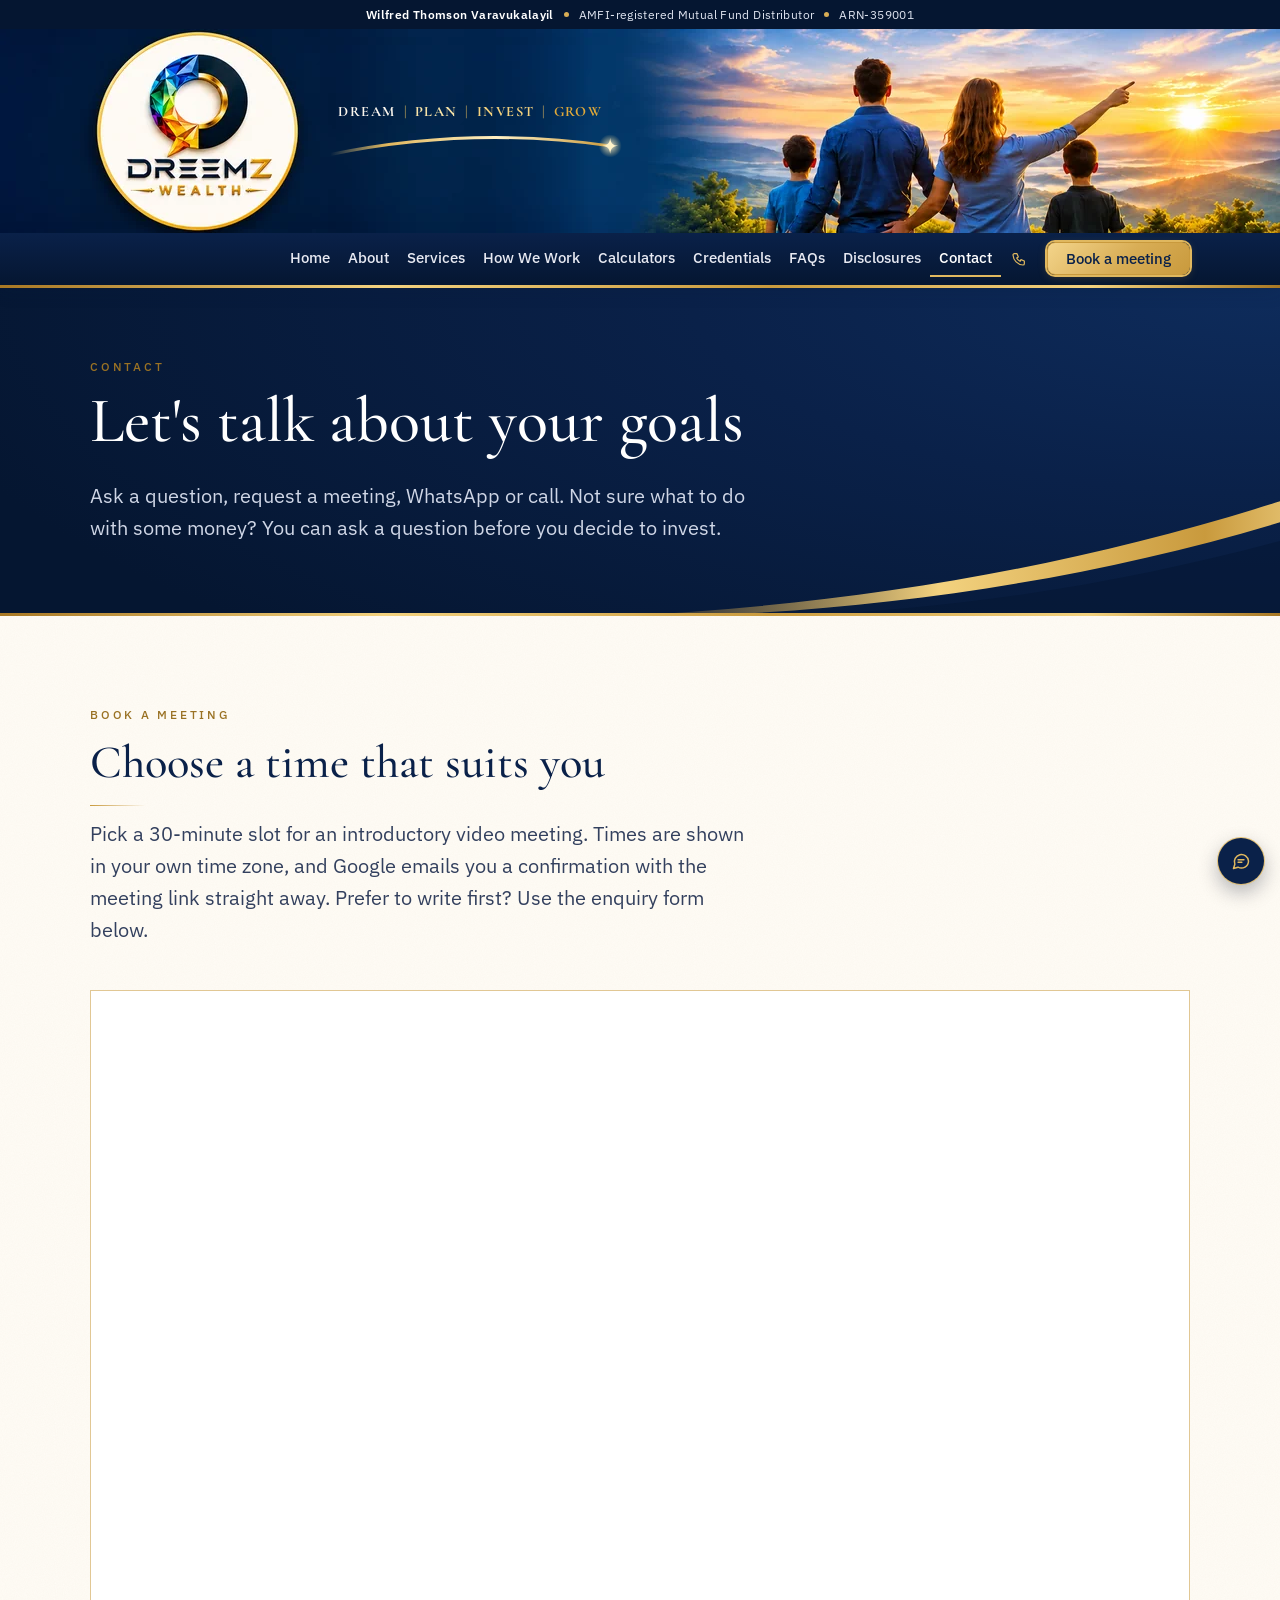
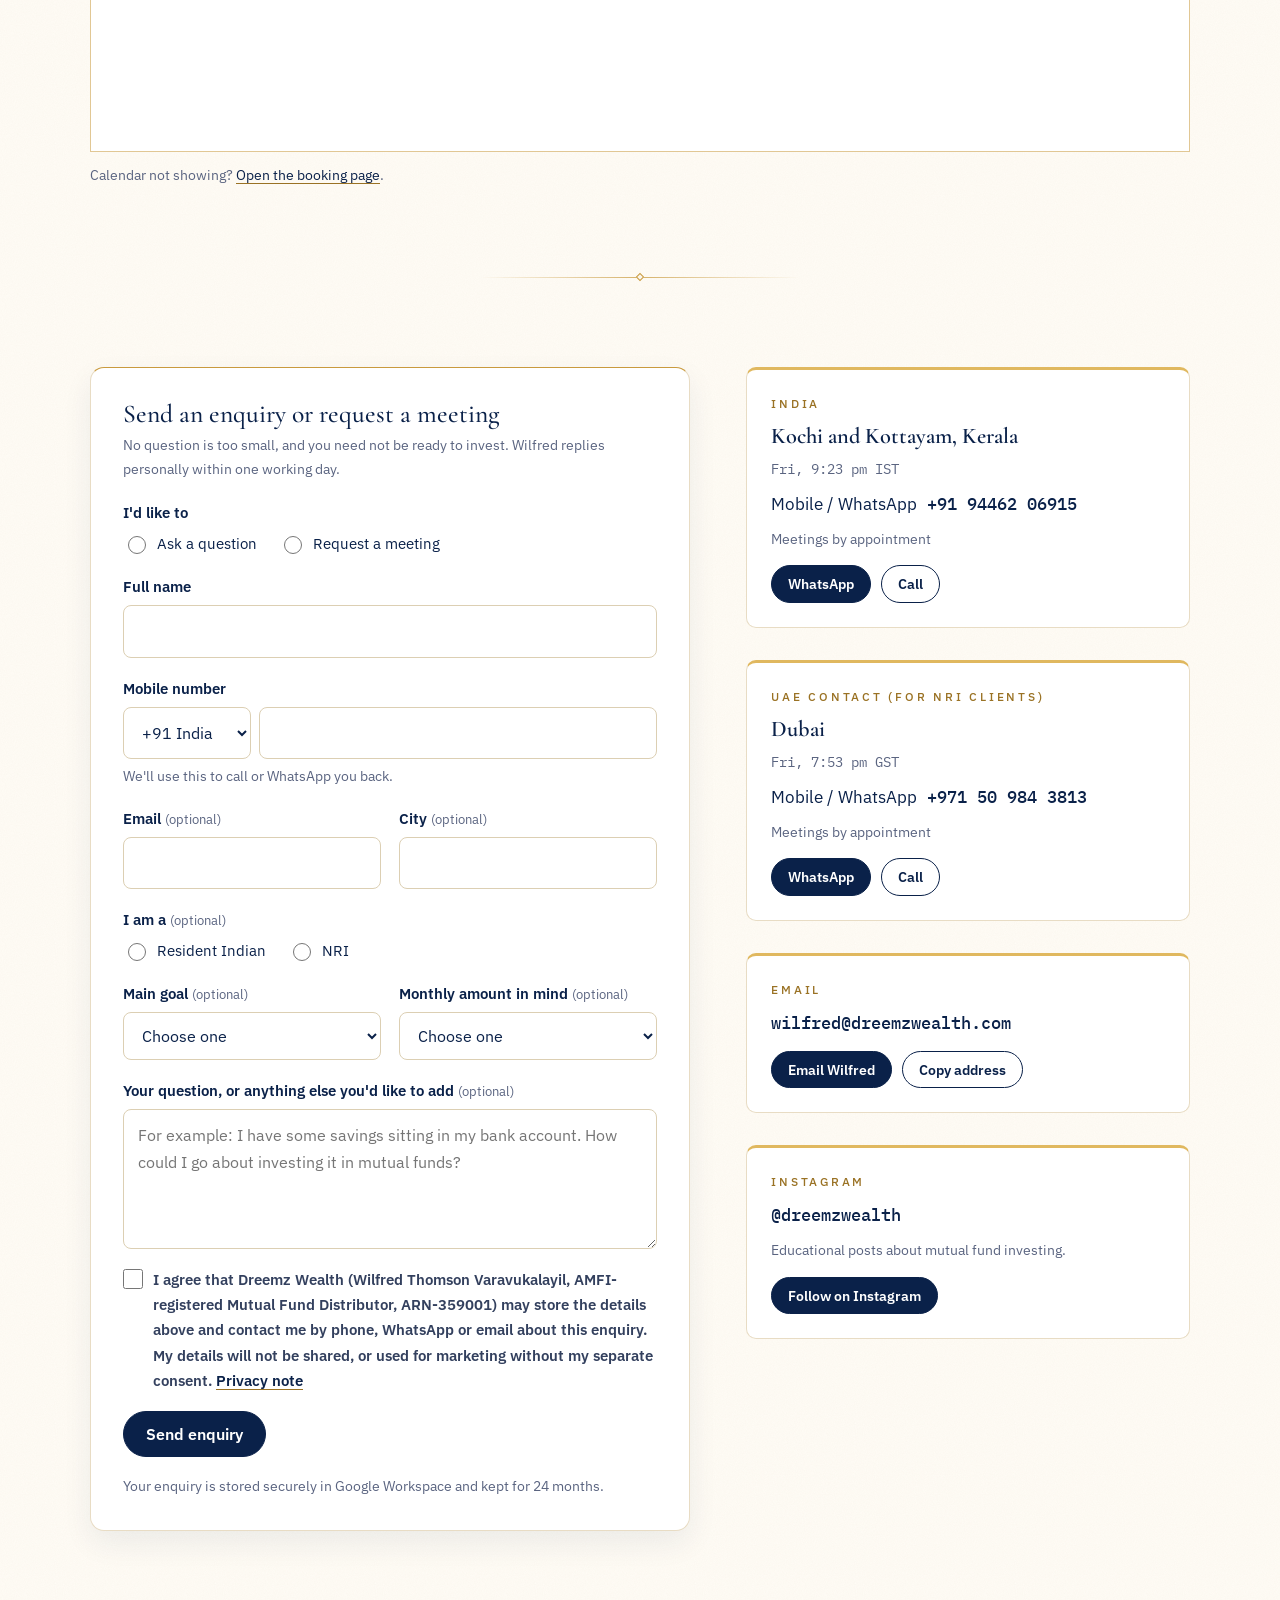
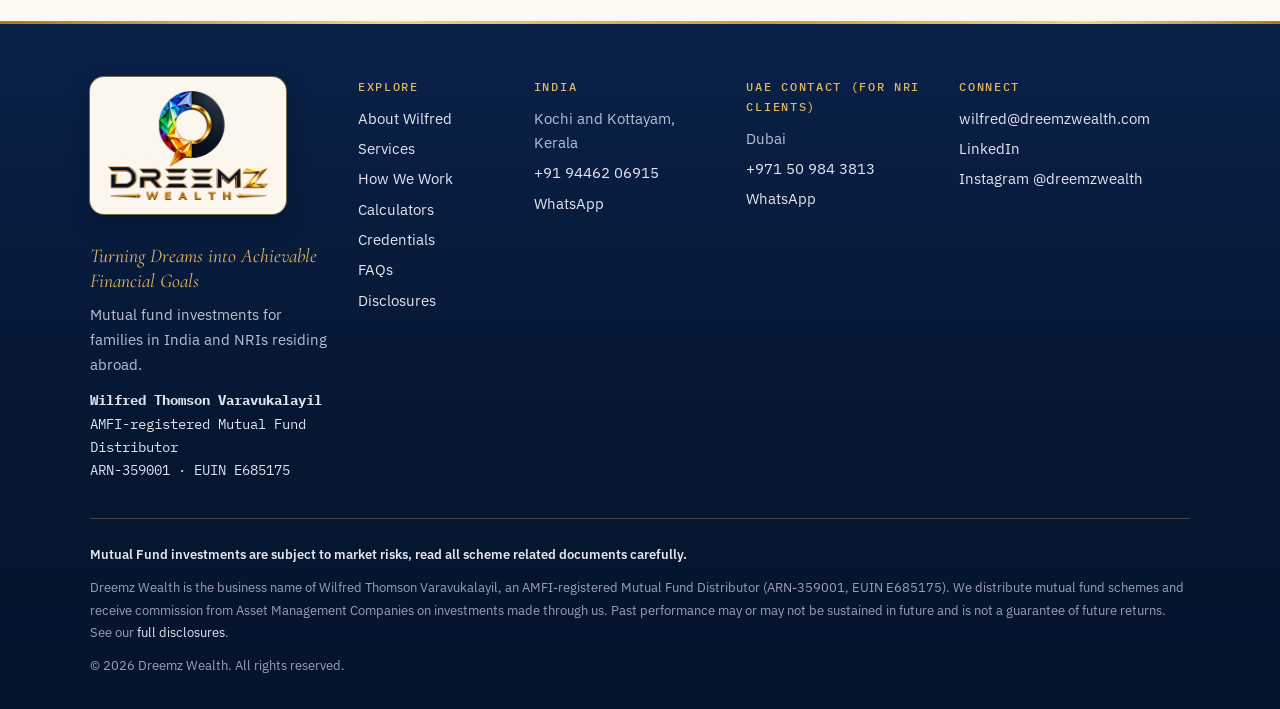
<file: contact.html>
<!doctype html>
<html lang="en-IN">
<head>
<meta charset="utf-8">
<meta name="viewport" content="width=device-width, initial-scale=1, viewport-fit=cover">
<title>Contact | Dreemz Wealth</title>
<meta name="description" content="Talk to Wilfred Thomson in Kochi and Kottayam, Kerala or Dubai. Ask a question, request a meeting, call, WhatsApp or email. AMFI-registered Mutual Fund Distributor, ARN-359001.">
<link rel="canonical" href="https://dreemzwealth.com/contact.html">
<meta property="og:type" content="website">
<meta property="og:site_name" content="Dreemz Wealth">
<meta property="og:title" content="Contact | Dreemz Wealth">
<meta property="og:description" content="Talk to Wilfred Thomson in Kochi and Kottayam, Kerala or Dubai. Ask a question, request a meeting, call, WhatsApp or email. AMFI-registered Mutual Fund Distributor, ARN-359001.">
<meta property="og:url" content="https://dreemzwealth.com/contact.html">
<meta property="og:image" content="https://dreemzwealth.com/assets/img/og-image.jpg">
<meta name="theme-color" content="#0a2149">
<link rel="icon" href="favicon.ico?v=2" sizes="any">
<link rel="shortcut icon" href="favicon.ico?v=2">
<link rel="icon" type="image/png" sizes="32x32" href="assets/img/icon-32.png?v=2">
<link rel="icon" type="image/png" sizes="16x16" href="assets/img/icon-16.png?v=2">
<link rel="apple-touch-icon" sizes="180x180" href="assets/img/icon-180.png?v=2">
<link rel="manifest" href="site.webmanifest">
<link rel="preconnect" href="https://fonts.googleapis.com">
<link rel="preconnect" href="https://fonts.gstatic.com" crossorigin>
<link rel="stylesheet" href="https://fonts.googleapis.com/css2?family=Cormorant+Garamond:ital,wght@0,500;0,600;0,700;1,500;1,600&family=IBM+Plex+Mono:wght@400;500&family=IBM+Plex+Sans:wght@400;500;600&display=swap">
<link rel="stylesheet" href="assets/css/style.css?v=20261125">
</head>
<body>
<a class="skip" href="#main">Skip to content</a>
<div class="id-strip"><div class="wrap"><span>Wilfred Thomson Varavukalayil</span><span class="gold-dot" aria-hidden="true"></span><span>AMFI-registered Mutual Fund Distributor</span><span class="gold-dot" aria-hidden="true"></span><span>ARN-359001</span></div></div>
<div class="banner banner--page">
  <div class="pt-frame">
  <picture>
    <source type="image/webp" srcset="assets/img/banner/page-top-800x128.webp 800w, assets/img/banner/page-top-1280x204.webp 1280w, assets/img/banner/page-top-1920x306.webp 1920w, assets/img/banner/page-top-2168x346.webp 2168w" sizes="(min-width: 1920px) 1920px, 100vw">
    <img src="assets/img/banner/page-top-1280x204.webp" width="1920" height="306" alt="Dreemz Wealth">
  </picture>
  <div class="pt-tag"><p class="tagline"><span class="t-dream">Dream</span><span class="sep" aria-hidden="true">|</span><span class="t-plan">Plan</span><span class="sep" aria-hidden="true">|</span><span class="t-invest">Invest</span><span class="sep" aria-hidden="true">|</span><span class="t-grow">Grow</span></p><svg class="pt-curve" viewBox="0 0 400 44" overflow="visible" aria-hidden="true" focusable="false"><defs><linearGradient id="ptc-g" x1="0" x2="1"><stop offset="0" stop-color="#f3d27f" stop-opacity="0"/><stop offset=".2" stop-color="#e0b65c"/><stop offset=".6" stop-color="#fff0c4"/><stop offset="1" stop-color="#c99a3d"/></linearGradient><radialGradient id="ptc-l"><stop offset="0" stop-color="#fff6dc" stop-opacity=".9"/><stop offset="1" stop-color="#f3d27f" stop-opacity="0"/></radialGradient></defs><path d="M6 34 Q 200 -6 394 22" stroke="url(#ptc-g)" stroke-width="4" fill="none" stroke-linecap="round"/><circle cx="394" cy="22" r="16" fill="url(#ptc-l)"/><path transform="translate(394 22) scale(1.1)" d="M0-10 C1-3 3-1 10 0 C3 1 1 3 0 10 C-1 3-3 1-10 0 C-3-1-1-3 0-10Z" fill="#fff3c9"/></svg></div>
  </div>
</div>
<header class="site-header">
  <div class="wrap">
    <a class="nav-emblem" href="index.html" aria-label="Dreemz Wealth home"><picture><source type="image/webp" srcset="assets/img/brand/logo-h-ivory-84.webp"><img src="assets/img/brand/logo-h-ivory-84.png" width="349" height="84" alt="Dreemz Wealth"></picture></a>
    <button class="nav-toggle" type="button" aria-expanded="false" aria-controls="site-nav"><span class="burger" aria-hidden="true"></span>Menu</button>
    <nav class="nav" id="site-nav" aria-label="Main">
      <a href="index.html">Home</a>
      <a href="about.html">About</a>
      <a href="services.html">Services</a>
      <a href="how-we-work.html">How We Work</a>
      <a href="calculators.html">Calculators</a>
      <a href="credentials.html">Credentials</a>
      <a href="faqs.html">FAQs</a>
      <a href="disclosures.html">Disclosures</a>
      <a href="contact.html" aria-current="page">Contact</a>
      <a class="nav-phone" href="tel:+919446206915" aria-label="Call +91 94462 06915" title="Call +91 94462 06915"><svg viewBox="0 0 24 24" width="16" height="16" fill="none" stroke="currentColor" stroke-width="1.8" stroke-linecap="round" stroke-linejoin="round" aria-hidden="true"><path d="M5 4h4l2 5-2.5 1.5a11 11 0 0 0 5 5L15 13l5 2v4a2 2 0 0 1-2 2A16 16 0 0 1 3 6a2 2 0 0 1 2-2"/></svg><span class="np-num">+91 94462 06915</span></a>
      <a class="btn btn--gold" href="#booking" aria-current="page">Book a meeting</a>
    </nav>
  </div>
</header>
<main id="main">
<section class="hero hero--page">
  <div class="wrap">
    <p class="eyebrow">Contact</p>
    <h1>Let's talk about your goals</h1>
    <p class="lede">Ask a question, request a meeting, WhatsApp or call. Not sure what to do with some money? You can ask a question before you decide to invest.</p>
  </div>
</section>

<section class="section booking" id="booking">
  <div class="wrap">
    <div class="section-head">
      <p class="eyebrow">Book a meeting</p>
      <h2>Choose a time that suits you</h2>
      <p class="lede">Pick a 30-minute slot for an introductory video meeting. Times are shown in your own time zone, and Google emails you a confirmation with the meeting link straight away. Prefer to write first? Use the enquiry form below.</p>
    </div>
    <div class="booking-frame"><iframe src="https://calendar.google.com/calendar/appointments/schedules/AcZssZ0js9eGpxMOKfAxeN6o4pIjOTbsJ_DVNYTuSd6ZYFtTd1cM7ZbtLnhvRTo-4EnlJTH2eIrNTVdy?gv=true" title="Book a meeting with Wilfred Thomson" loading="lazy"></iframe></div>
    <p class="small muted" style="margin-top:12px">Calendar not showing? <a class="bk-open" href="https://calendar.google.com/calendar/appointments/schedules/AcZssZ0js9eGpxMOKfAxeN6o4pIjOTbsJ_DVNYTuSd6ZYFtTd1cM7ZbtLnhvRTo-4EnlJTH2eIrNTVdy" target="_blank" rel="noopener">Open the booking page</a>.</p>
  </div>
</section>

<section class="section">
  <div class="wrap contact-split">
    <form class="enquiry" id="enquiry" novalidate>
      <div class="stack" style="gap:6px">
        <h2 style="font-size:var(--step-2)">Send an enquiry or request a meeting</h2>
        <p class="muted small">No question is too small, and you need not be ready to invest. Wilfred replies personally within one working day.</p>
      </div>
      <fieldset class="form-field choice">
        <legend>I'd like to</legend>
        <label><input type="radio" name="request" value="Ask a question"> Ask a question</label>
        <label><input type="radio" name="request" value="Request a meeting"> Request a meeting</label>
      </fieldset>
      <div class="form-field">
        <label for="name">Full name</label>
        <input id="name" name="name" type="text" autocomplete="name" required>
        <span class="err-msg" id="name-err" hidden></span>
      </div>
      <div class="form-field">
        <label for="mobile">Mobile number</label>
        <div class="phone-row">
          <select id="code" name="code" aria-label="Country code">
            <option value="+91">+91 India</option>
            <option value="+971">+971 UAE</option>
            <option value="+966">+966 KSA</option>
            <option value="+974">+974 Qatar</option>
            <option value="+968">+968 Oman</option>
            <option value="+965">+965 Kuwait</option>
            <option value="+973">+973 Bahrain</option>
            <option value="+44">+44 UK</option>
            <option value="+1">+1 USA/Canada</option>
            <option value="other">Other</option>
          </select>
          <input id="mobile" name="mobile" type="tel" inputmode="tel" autocomplete="tel-national" required>
        </div>
        <span class="hint">We'll use this to call or WhatsApp you back.</span>
        <span class="err-msg" id="mobile-err" hidden></span>
      </div>
      <div class="form-row2">
        <div class="form-field">
          <label for="email">Email <span class="opt">(optional)</span></label>
          <input id="email" name="email" type="email" autocomplete="email">
          <span class="err-msg" id="email-err" hidden></span>
        </div>
        <div class="form-field">
          <label for="city">City <span class="opt">(optional)</span></label>
          <input id="city" name="city" type="text" autocomplete="address-level2">
        </div>
      </div>
      <fieldset class="form-field choice">
        <legend>I am a <span class="opt">(optional)</span></legend>
        <label><input type="radio" name="investor" value="Resident Indian"> Resident Indian</label>
        <label><input type="radio" name="investor" value="NRI"> NRI</label>
      </fieldset>
      <div class="form-row2">
        <div class="form-field">
          <label for="goal">Main goal <span class="opt">(optional)</span></label>
          <select id="goal" name="goal">
            <option value="">Choose one</option>
            <option>Child's education</option>
            <option>Retirement</option>
            <option>Buying a home</option>
            <option>Long-term investing</option>
            <option>Regular income (SWP)</option>
            <option>Tax saving (ELSS)</option>
            <option>Returning to India</option>
            <option>Other</option>
          </select>
        </div>
        <div class="form-field">
          <label for="amount">Monthly amount in mind <span class="opt">(optional)</span></label>
          <select id="amount" name="amount">
            <option value="">Choose one</option>
            <option>Under &#8377;5,000</option>
            <option>&#8377;5,000 &ndash; &#8377;10,000</option>
            <option>&#8377;10,000 &ndash; &#8377;25,000</option>
            <option>&#8377;25,000 &ndash; &#8377;50,000</option>
            <option>Above &#8377;50,000</option>
            <option>Not sure yet</option>
          </select>
        </div>
      </div>
      <div class="form-field">
        <label for="message">Your question, or anything else you'd like to add <span class="opt">(optional)</span></label>
        <textarea id="message" name="message" placeholder="For example: I have some savings sitting in my bank account. How could I go about investing it in mutual funds?"></textarea>
        <span class="err-msg" id="message-err" hidden></span>
      </div>
      <div class="hp" aria-hidden="true"><label for="website">Leave this empty</label><input id="website" name="website" type="text" tabindex="-1" autocomplete="off"></div>
      <div class="form-field consent-field">
        <label class="consent-check"><input id="consent" name="consent" type="checkbox" value="yes" required> <span>I agree that Dreemz Wealth (Wilfred Thomson Varavukalayil, AMFI-registered Mutual Fund Distributor, ARN-359001) may store the details above and contact me by phone, WhatsApp or email about this enquiry. My details will not be shared, or used for marketing without my separate consent. <a href="disclosures.html#privacy">Privacy note</a></span></label>
        <span class="err-msg" id="consent-err" hidden></span>
      </div>
      <div><button class="btn btn--ink" type="submit">Send enquiry</button></div>
      <p class="consent">Your enquiry is stored securely in Google Workspace and kept for 24 months.</p>
      <div class="form-status" id="form-status" role="status" hidden></div>
    </form>

    <div class="stack-lg">
      <div class="place">
        <span class="eyebrow">India</span>
        <h3>Kochi and Kottayam, Kerala</h3>
        <span class="clock" data-tz="Asia/Kolkata" data-tzlabel="IST"></span>
        <div class="line">Mobile / WhatsApp <b>+91 94462 06915</b></div>
        <div class="line muted small">Meetings by appointment</div>
        <div class="actions"><a class="btn btn--ink" href="https://wa.me/919446206915" target="_blank" rel="noopener">WhatsApp</a><a class="btn btn--ghost" href="tel:+919446206915">Call</a></div>
      </div>
      <div class="place">
        <span class="eyebrow">UAE contact (for NRI clients)</span>
        <h3>Dubai</h3>
        <span class="clock" data-tz="Asia/Dubai" data-tzlabel="GST"></span>
        <div class="line">Mobile / WhatsApp <b>+971 50 984 3813</b></div>
        <div class="line muted small">Meetings by appointment</div>
        <div class="actions"><a class="btn btn--ink" href="https://wa.me/971509843813" target="_blank" rel="noopener">WhatsApp</a><a class="btn btn--ghost" href="tel:+971509843813">Call</a></div>
      </div>
      <div class="place">
        <span class="eyebrow">Email</span>
        <div class="line"><b>wilfred@dreemzwealth.com</b></div>
        <div class="actions"><a class="btn btn--ink" href="mailto:wilfred@dreemzwealth.com">Email Wilfred</a><button type="button" class="btn btn--ghost" data-copy="wilfred@dreemzwealth.com">Copy address</button></div>
      </div>
      <div class="place">
        <span class="eyebrow">Instagram</span>
        <div class="line"><b>@dreemzwealth</b></div>
        <p class="muted small">Educational posts about mutual fund investing.</p>
        <div class="actions"><a class="btn btn--ink" href="https://www.instagram.com/dreemzwealth/" target="_blank" rel="noopener">Follow on Instagram</a></div>
      </div>
    </div>
  </div>
</section>
</main>
<footer class="site-footer">
  <div class="wrap">
    <div class="foot-grid">
      <div class="foot-brand">
        <a class="foot-logo" href="index.html" aria-label="Dreemz Wealth home"><picture><source type="image/webp" srcset="assets/img/brand/logo-stacked-ivory-380.webp"><img src="assets/img/brand/logo-stacked-ivory-380.png" width="340" height="231" alt="Dreemz Wealth" loading="lazy"></picture></a>
        <p class="foot-tag">Turning Dreams into Achievable Financial Goals</p>
        <p>Mutual fund investments for families in India and NRIs residing abroad.</p>
        <p class="reg"><b>Wilfred Thomson Varavukalayil</b><br>AMFI-registered Mutual Fund Distributor<br>ARN-359001 &middot; EUIN E685175</p>
      </div>
      <div>
        <h4>Explore</h4>
        <ul>
          <li><a href="about.html">About Wilfred</a></li>
          <li><a href="services.html">Services</a></li>
          <li><a href="how-we-work.html">How We Work</a></li>
          <li><a href="calculators.html">Calculators</a></li>
          <li><a href="credentials.html">Credentials</a></li>
          <li><a href="faqs.html">FAQs</a></li>
          <li><a href="disclosures.html">Disclosures</a></li>
        </ul>
      </div>
      <div>
        <h4>India</h4>
        <ul>
          <li>Kochi and Kottayam, Kerala</li>
          <li><a href="tel:+919446206915">+91 94462 06915</a></li>
          <li><a href="https://wa.me/919446206915" target="_blank" rel="noopener">WhatsApp</a></li>
        </ul>
      </div>
      <div>
        <h4>UAE contact (for NRI clients)</h4>
        <ul>
          <li>Dubai</li>
          <li><a href="tel:+971509843813">+971 50 984 3813</a></li>
          <li><a href="https://wa.me/971509843813" target="_blank" rel="noopener">WhatsApp</a></li>
        </ul>
      </div>
      <div>
        <h4>Connect</h4>
        <ul>
          <li><a href="mailto:wilfred@dreemzwealth.com">wilfred@dreemzwealth.com</a></li>
          <li><a href="https://www.linkedin.com/in/wilfred-thomson/" target="_blank" rel="noopener">LinkedIn</a></li>
          <li><a href="https://www.instagram.com/dreemzwealth/" target="_blank" rel="noopener">Instagram @dreemzwealth</a></li>
        </ul>
      </div>
    </div>
    <div class="disclaimer">
      <p><strong>Mutual Fund investments are subject to market risks, read all scheme related documents carefully.</strong></p>
      <p>Dreemz Wealth is the business name of Wilfred Thomson Varavukalayil, an AMFI-registered Mutual Fund Distributor (ARN-359001, EUIN E685175). We distribute mutual fund schemes and receive commission from Asset Management Companies on investments made through us. Past performance may or may not be sustained in future and is not a guarantee of future returns. See our <a href="disclosures.html">full disclosures</a>.</p>
      <p>&copy; <span data-year>2026</span> Dreemz Wealth. All rights reserved.</p>
    </div>
  </div>
</footer>
<a class="wa-float" href="https://wa.me/919446206915" target="_blank" rel="noopener" aria-label="Chat with Wilfred on WhatsApp" title="Chat on WhatsApp"><svg viewBox="0 0 24 24" width="22" height="22" fill="none" stroke="currentColor" stroke-width="1.8" stroke-linecap="round" stroke-linejoin="round" aria-hidden="true"><path d="M21 12a8.5 8.5 0 0 1-12.6 7.4L3 21l1.6-5.2A8.5 8.5 0 1 1 21 12z"/><path d="M8.5 10.5h7M8.5 13.5h4.5"/></svg><span>WhatsApp</span></a>
<script src="assets/js/config.js?v=20261125"></script>
<script src="assets/js/main.js?v=20261125"></script>
</body>
</html>
</file>
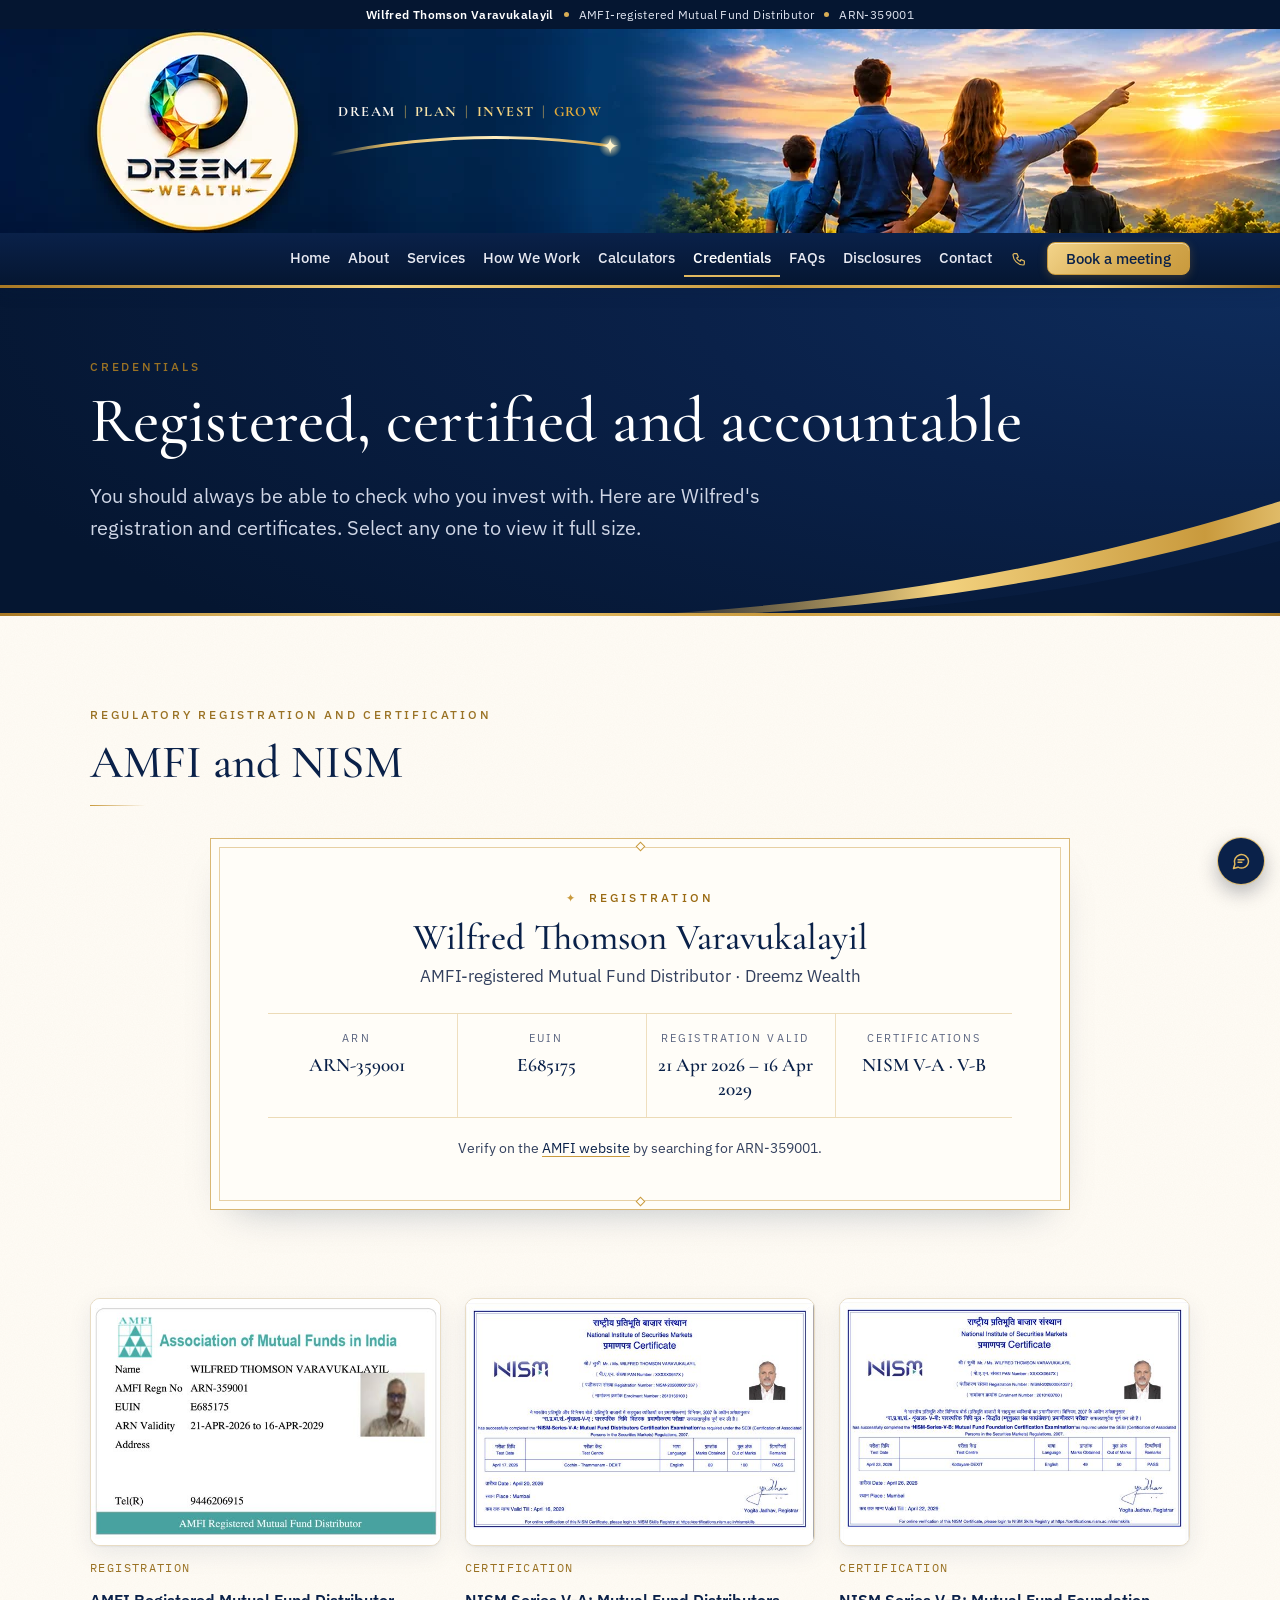
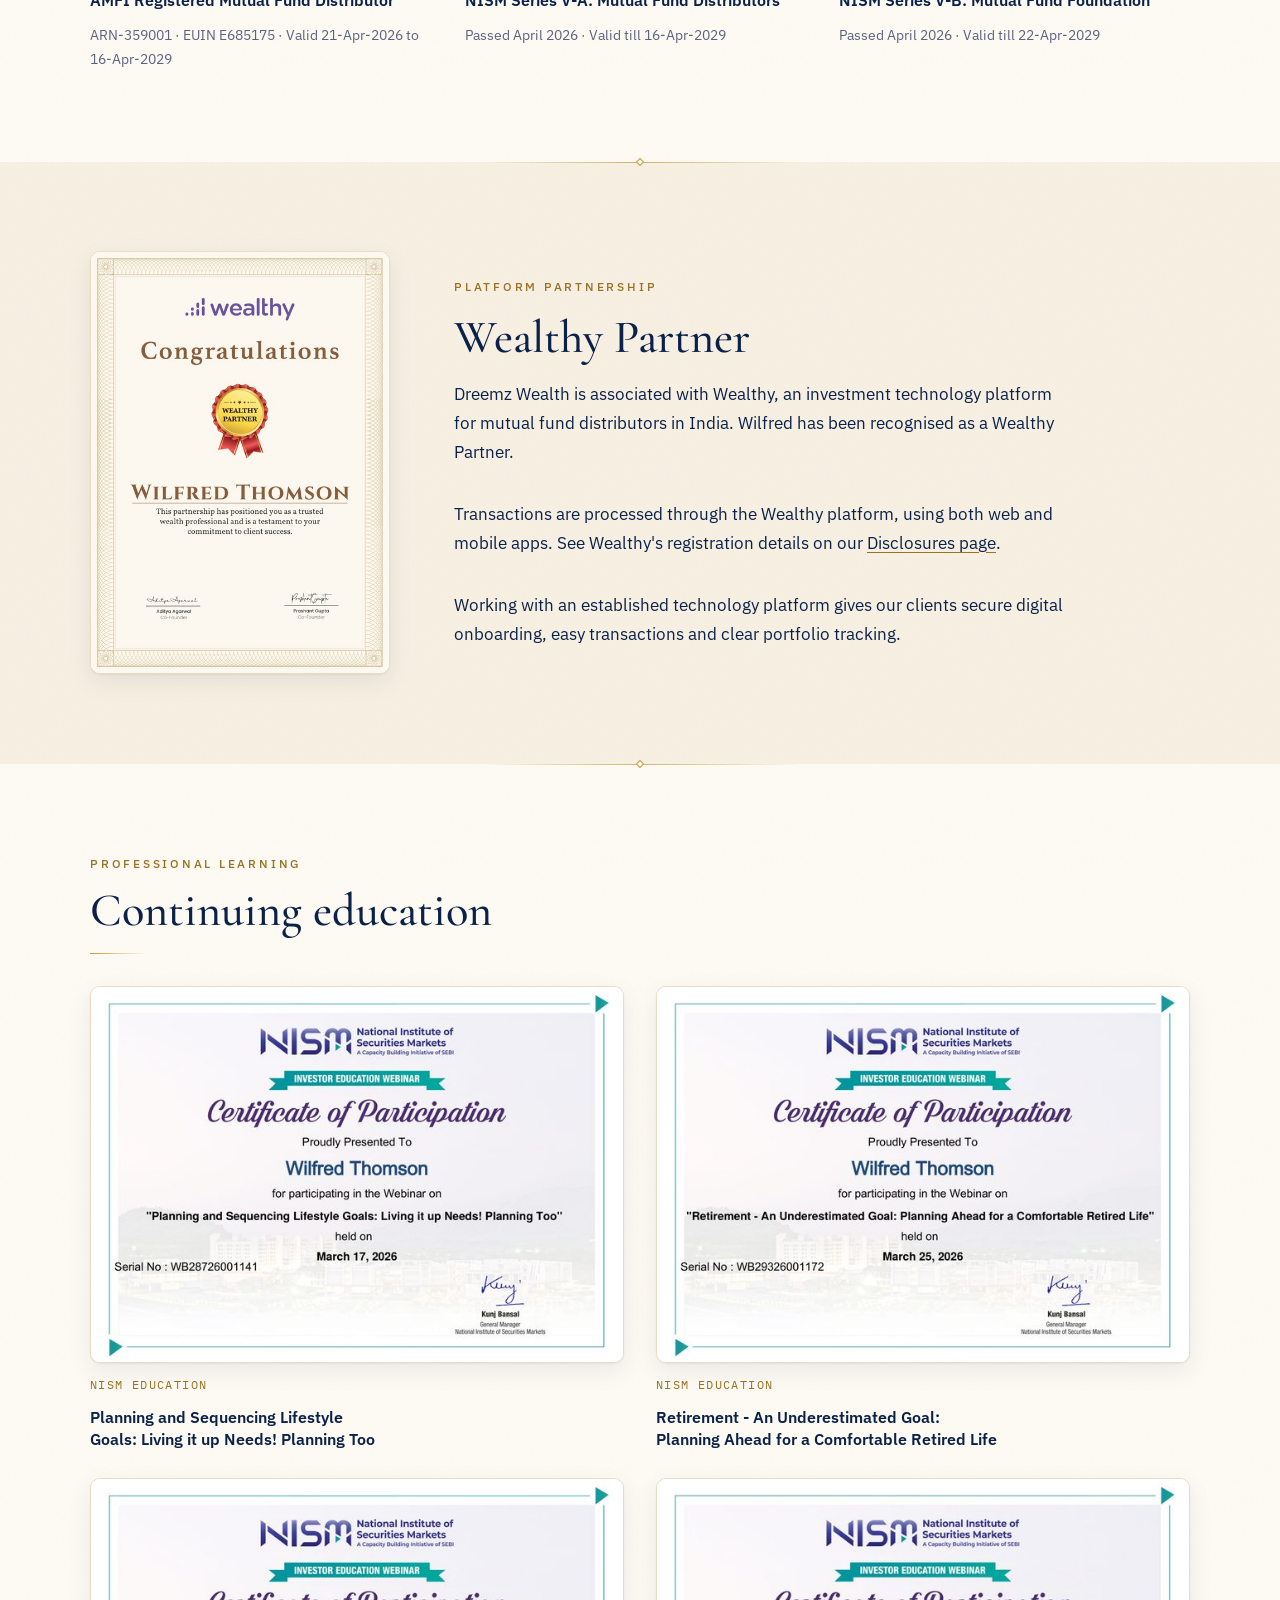
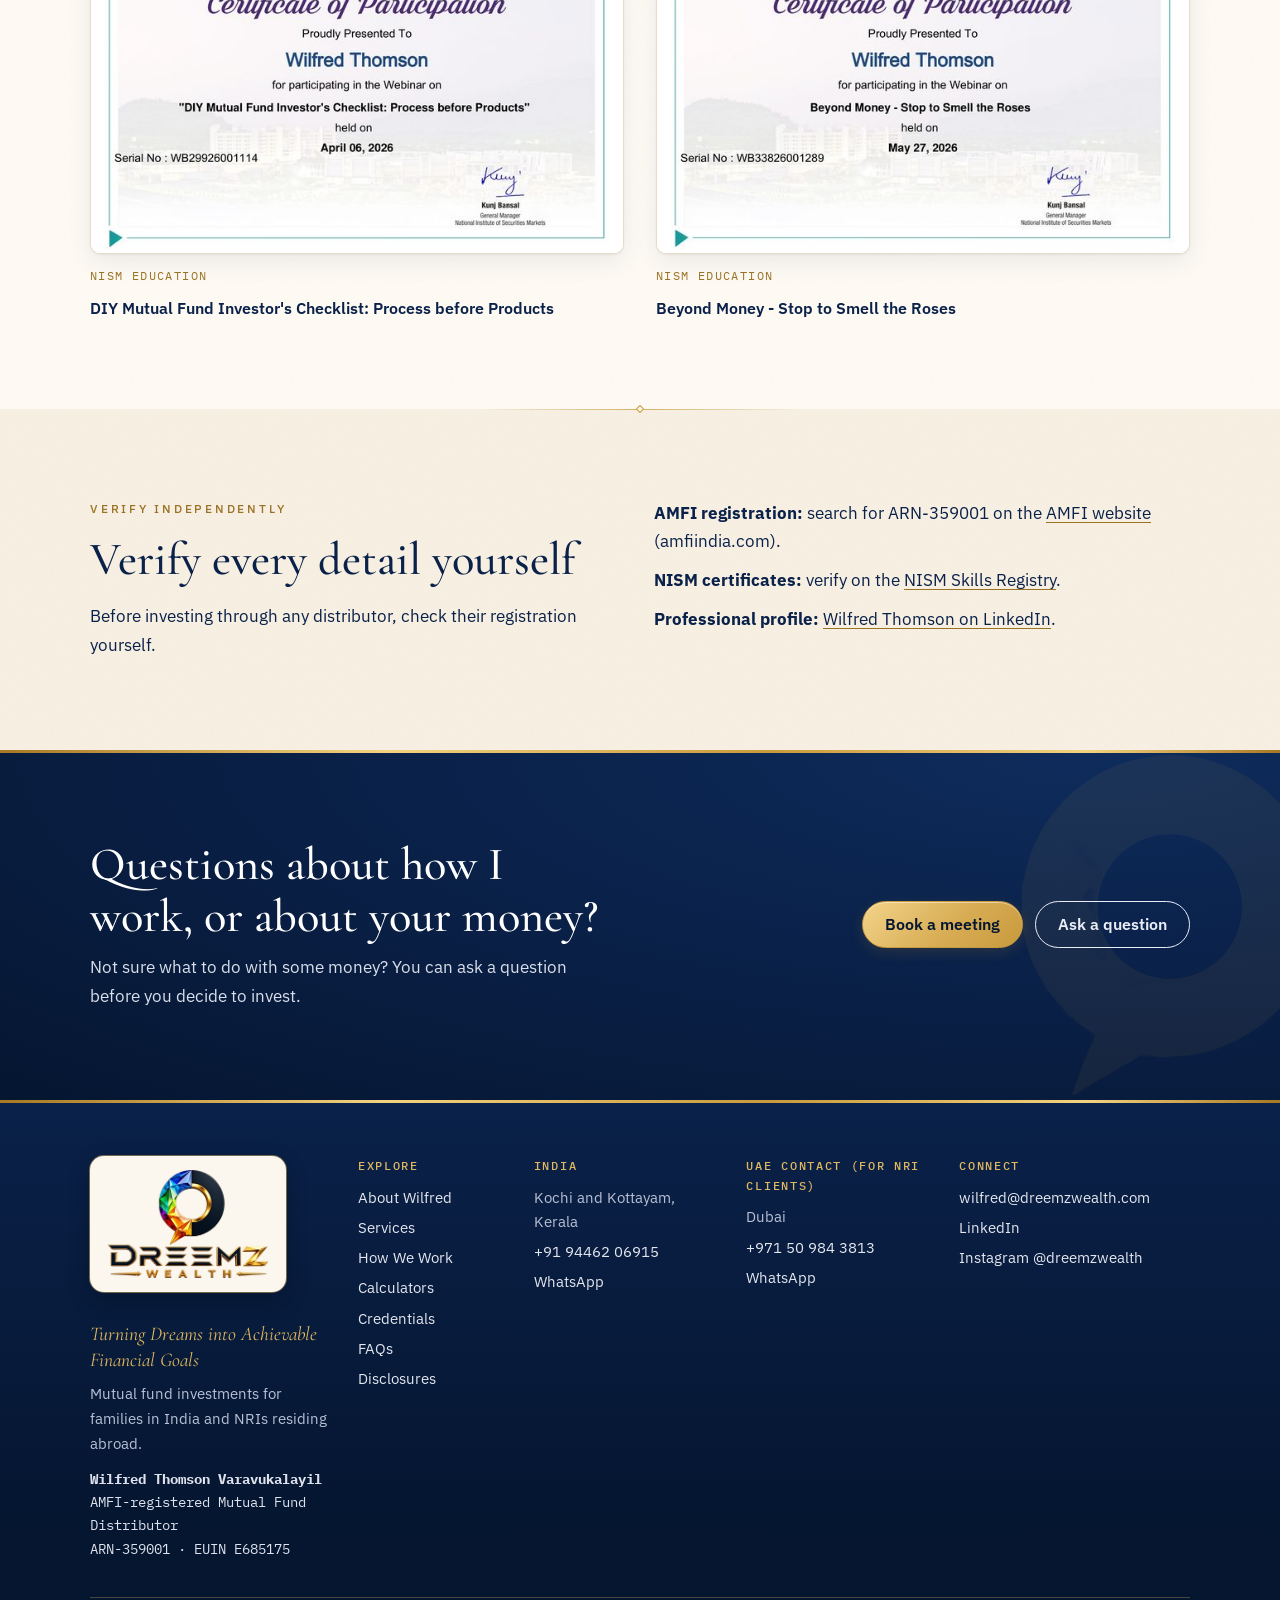
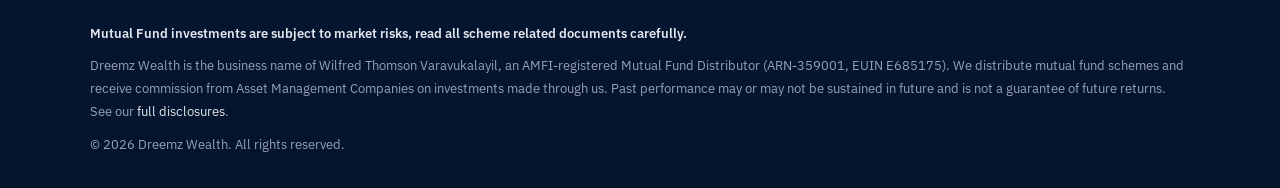
<file: credentials.html>
<!doctype html>
<html lang="en-IN">
<head>
<meta charset="utf-8">
<meta name="viewport" content="width=device-width, initial-scale=1, viewport-fit=cover">
<title>Credentials | Dreemz Wealth</title>
<meta name="description" content="AMFI registration, NISM certifications and professional learning of Wilfred Thomson, Dreemz Wealth. AMFI-registered Mutual Fund Distributor, ARN-359001.">
<link rel="canonical" href="https://dreemzwealth.com/credentials.html">
<meta property="og:type" content="website">
<meta property="og:site_name" content="Dreemz Wealth">
<meta property="og:title" content="Credentials | Dreemz Wealth">
<meta property="og:description" content="AMFI registration, NISM certifications and professional learning of Wilfred Thomson, Dreemz Wealth. AMFI-registered Mutual Fund Distributor, ARN-359001.">
<meta property="og:url" content="https://dreemzwealth.com/credentials.html">
<meta property="og:image" content="https://dreemzwealth.com/assets/img/og-image.jpg">
<meta name="theme-color" content="#0a2149">
<link rel="icon" href="favicon.ico?v=2" sizes="any">
<link rel="shortcut icon" href="favicon.ico?v=2">
<link rel="icon" type="image/png" sizes="32x32" href="assets/img/icon-32.png?v=2">
<link rel="icon" type="image/png" sizes="16x16" href="assets/img/icon-16.png?v=2">
<link rel="apple-touch-icon" sizes="180x180" href="assets/img/icon-180.png?v=2">
<link rel="manifest" href="site.webmanifest">
<link rel="preconnect" href="https://fonts.googleapis.com">
<link rel="preconnect" href="https://fonts.gstatic.com" crossorigin>
<link rel="stylesheet" href="https://fonts.googleapis.com/css2?family=Cormorant+Garamond:ital,wght@0,500;0,600;0,700;1,500;1,600&family=IBM+Plex+Mono:wght@400;500&family=IBM+Plex+Sans:wght@400;500;600&display=swap">
<link rel="stylesheet" href="assets/css/style.css?v=20261125">
</head>
<body>
<a class="skip" href="#main">Skip to content</a>
<div class="id-strip"><div class="wrap"><span>Wilfred Thomson Varavukalayil</span><span class="gold-dot" aria-hidden="true"></span><span>AMFI-registered Mutual Fund Distributor</span><span class="gold-dot" aria-hidden="true"></span><span>ARN-359001</span></div></div>
<div class="banner banner--page">
  <div class="pt-frame">
  <picture>
    <source type="image/webp" srcset="assets/img/banner/page-top-800x128.webp 800w, assets/img/banner/page-top-1280x204.webp 1280w, assets/img/banner/page-top-1920x306.webp 1920w, assets/img/banner/page-top-2168x346.webp 2168w" sizes="(min-width: 1920px) 1920px, 100vw">
    <img src="assets/img/banner/page-top-1280x204.webp" width="1920" height="306" alt="Dreemz Wealth">
  </picture>
  <div class="pt-tag"><p class="tagline"><span class="t-dream">Dream</span><span class="sep" aria-hidden="true">|</span><span class="t-plan">Plan</span><span class="sep" aria-hidden="true">|</span><span class="t-invest">Invest</span><span class="sep" aria-hidden="true">|</span><span class="t-grow">Grow</span></p><svg class="pt-curve" viewBox="0 0 400 44" overflow="visible" aria-hidden="true" focusable="false"><defs><linearGradient id="ptc-g" x1="0" x2="1"><stop offset="0" stop-color="#f3d27f" stop-opacity="0"/><stop offset=".2" stop-color="#e0b65c"/><stop offset=".6" stop-color="#fff0c4"/><stop offset="1" stop-color="#c99a3d"/></linearGradient><radialGradient id="ptc-l"><stop offset="0" stop-color="#fff6dc" stop-opacity=".9"/><stop offset="1" stop-color="#f3d27f" stop-opacity="0"/></radialGradient></defs><path d="M6 34 Q 200 -6 394 22" stroke="url(#ptc-g)" stroke-width="4" fill="none" stroke-linecap="round"/><circle cx="394" cy="22" r="16" fill="url(#ptc-l)"/><path transform="translate(394 22) scale(1.1)" d="M0-10 C1-3 3-1 10 0 C3 1 1 3 0 10 C-1 3-3 1-10 0 C-3-1-1-3 0-10Z" fill="#fff3c9"/></svg></div>
  </div>
</div>
<header class="site-header">
  <div class="wrap">
    <a class="nav-emblem" href="index.html" aria-label="Dreemz Wealth home"><picture><source type="image/webp" srcset="assets/img/brand/logo-h-ivory-84.webp"><img src="assets/img/brand/logo-h-ivory-84.png" width="349" height="84" alt="Dreemz Wealth"></picture></a>
    <button class="nav-toggle" type="button" aria-expanded="false" aria-controls="site-nav"><span class="burger" aria-hidden="true"></span>Menu</button>
    <nav class="nav" id="site-nav" aria-label="Main">
      <a href="index.html">Home</a>
      <a href="about.html">About</a>
      <a href="services.html">Services</a>
      <a href="how-we-work.html">How We Work</a>
      <a href="calculators.html">Calculators</a>
      <a href="credentials.html" aria-current="page">Credentials</a>
      <a href="faqs.html">FAQs</a>
      <a href="disclosures.html">Disclosures</a>
      <a href="contact.html">Contact</a>
      <a class="nav-phone" href="tel:+919446206915" aria-label="Call +91 94462 06915" title="Call +91 94462 06915"><svg viewBox="0 0 24 24" width="16" height="16" fill="none" stroke="currentColor" stroke-width="1.8" stroke-linecap="round" stroke-linejoin="round" aria-hidden="true"><path d="M5 4h4l2 5-2.5 1.5a11 11 0 0 0 5 5L15 13l5 2v4a2 2 0 0 1-2 2A16 16 0 0 1 3 6a2 2 0 0 1 2-2"/></svg><span class="np-num">+91 94462 06915</span></a>
      <a class="btn btn--gold" href="contact.html?type=meeting#booking">Book a meeting</a>
    </nav>
  </div>
</header>
<main id="main">
<section class="hero hero--page">
  <div class="wrap">
    <p class="eyebrow">Credentials</p>
    <h1>Registered, certified and accountable</h1>
    <p class="lede">You should always be able to check who you invest with. Here are Wilfred's registration and certificates. Select any one to view it full size.</p>
  </div>
</section>

<section class="section">
  <div class="wrap stack-lg">
    <div class="section-head" style="margin-bottom:0">
      <p class="eyebrow">Regulatory registration and certification</p>
      <h2>AMFI and NISM</h2>
    </div>
    <div class="reg-panel" role="group" aria-label="Registration details">
      <div class="reg-inner">
        <p class="reg-kicker">Registration</p>
        <p class="reg-name">Wilfred Thomson Varavukalayil</p>
        <p class="reg-role">AMFI-registered Mutual Fund Distributor &middot; Dreemz Wealth</p>
        <dl class="reg-grid">
          <div><dt>ARN</dt><dd>ARN-359001</dd></div>
          <div><dt>EUIN</dt><dd>E685175</dd></div>
          <div><dt>Registration valid</dt><dd>21 Apr 2026 &ndash; 16 Apr 2029</dd></div>
          <div><dt>Certifications</dt><dd>NISM V-A &middot; V-B</dd></div>
        </dl>
        <p class="reg-verify">Verify on the <a href="https://www.amfiindia.com/" target="_blank" rel="noopener">AMFI website</a> by searching for ARN-359001.</p>
      </div>
    </div>
    <div class="creds">
      <div class="cred">
        <button type="button" data-full="assets/img/credentials/amfi-arn-card.jpg" data-title="AMFI ARN card: ARN-359001, EUIN E685175, valid 21-Apr-2026 to 16-Apr-2029">
          <img src="assets/img/credentials/amfi-arn-card-thumb.jpg" width="640" height="434" alt="AMFI registration card for Wilfred Thomson Varavukalayil, ARN-359001" loading="lazy">
        </button>
        <span class="kind">Registration</span>
        <h3>AMFI Registered Mutual Fund Distributor</h3>
        <p>ARN-359001 &middot; EUIN E685175 &middot; Valid 21-Apr-2026 to 16-Apr-2029</p>
      </div>
      <div class="cred">
        <button type="button" data-full="assets/img/credentials/nism-series-v-a.jpg" data-title="NISM Series V-A: Mutual Fund Distributors Certification Examination">
          <img src="assets/img/credentials/nism-series-v-a-thumb.jpg" width="640" height="437" alt="NISM Series V-A certificate" loading="lazy">
        </button>
        <span class="kind">Certification</span>
        <h3>NISM Series V-A: Mutual Fund Distributors</h3>
        <p>Passed April 2026 &middot; Valid till 16-Apr-2029</p>
      </div>
      <div class="cred">
        <button type="button" data-full="assets/img/credentials/nism-series-v-b.jpg" data-title="NISM Series V-B: Mutual Fund Foundation Certification Examination">
          <img src="assets/img/credentials/nism-series-v-b-thumb.jpg" width="640" height="440" alt="NISM Series V-B certificate" loading="lazy">
        </button>
        <span class="kind">Certification</span>
        <h3>NISM Series V-B: Mutual Fund Foundation</h3>
        <p>Passed April 2026 &middot; Valid till 22-Apr-2029</p>
      </div>
    </div>
  </div>
</section>

<section class="section section--paper">
  <div class="wrap partner">
    <div class="cred partner-img">
      <button type="button" data-full="assets/img/credentials/wealthy-partner.jpg" data-title="Wealthy Partner certificate: Wilfred Thomson">
        <img src="assets/img/credentials/wealthy-partner-thumb.jpg" width="520" height="735" alt="Wealthy Partner certificate awarded to Wilfred Thomson" loading="lazy">
      </button>
    </div>
    <div class="stack prose">
      <p class="eyebrow">Platform partnership</p>
      <h2>Wealthy Partner</h2>
      <p>Dreemz Wealth is associated with Wealthy, an investment technology platform for mutual fund distributors in India. Wilfred has been recognised as a Wealthy Partner.</p>
      <p>Transactions are processed through the Wealthy platform, using both web and mobile apps. See Wealthy's registration details on our <a href="disclosures.html#wealthy">Disclosures page</a>.</p>
      <p>Working with an established technology platform gives our clients secure digital onboarding, easy transactions and clear portfolio tracking.</p>
    </div>
  </div>
</section>

<section class="section">
  <div class="wrap stack-lg">
    <div class="section-head" style="margin-bottom:0">
      <p class="eyebrow">Professional learning</p>
      <h2>Continuing education</h2>
    </div>
    <div class="creds creds--2">
      <div class="cred">
        <button type="button" data-full="assets/img/credentials/nism-edu-lifestyle-goals.jpg" data-title="NISM education: Planning and Sequencing Lifestyle Goals: Living it up Needs! Planning Too">
          <img src="assets/img/credentials/nism-edu-lifestyle-goals-thumb.jpg" width="640" height="452" alt="NISM education participation certificate: Planning and Sequencing Lifestyle Goals: Living it up Needs! Planning Too" loading="lazy">
        </button>
        <span class="kind">NISM education</span>
        <h3>Planning and Sequencing Lifestyle Goals: Living it up Needs! Planning Too</h3>
      </div>
      <div class="cred">
        <button type="button" data-full="assets/img/credentials/nism-edu-retirement-goal.jpg" data-title="NISM education: Retirement - An Underestimated Goal: Planning Ahead for a Comfortable Retired Life">
          <img src="assets/img/credentials/nism-edu-retirement-goal-thumb.jpg" width="640" height="452" alt="NISM education participation certificate: Retirement - An Underestimated Goal: Planning Ahead for a Comfortable Retired Life" loading="lazy">
        </button>
        <span class="kind">NISM education</span>
        <h3>Retirement - An Underestimated Goal: Planning Ahead for a Comfortable Retired Life</h3>
      </div>
      <div class="cred">
        <button type="button" data-full="assets/img/credentials/nism-edu-diy-checklist.jpg" data-title="NISM education: DIY Mutual Fund Investor&#x27;s Checklist: Process before Products">
          <img src="assets/img/credentials/nism-edu-diy-checklist-thumb.jpg" width="640" height="452" alt="NISM education participation certificate: DIY Mutual Fund Investor&#x27;s Checklist: Process before Products" loading="lazy">
        </button>
        <span class="kind">NISM education</span>
        <h3>DIY Mutual Fund Investor's Checklist: Process before Products</h3>
      </div>
      <div class="cred">
        <button type="button" data-full="assets/img/credentials/nism-edu-beyond-money.jpg" data-title="NISM education: Beyond Money - Stop to Smell the Roses">
          <img src="assets/img/credentials/nism-edu-beyond-money-thumb.jpg" width="640" height="452" alt="NISM education participation certificate: Beyond Money - Stop to Smell the Roses" loading="lazy">
        </button>
        <span class="kind">NISM education</span>
        <h3>Beyond Money - Stop to Smell the Roses</h3>
      </div>
    </div>
  </div>
</section>

<section class="section section--paper">
  <div class="wrap grid grid-2" style="align-items:start">
    <div class="stack prose">
      <p class="eyebrow">Verify independently</p>
      <h2>Verify every detail yourself</h2>
      <p>Before investing through any distributor, check their registration yourself.</p>
    </div>
    <div class="verify">
      <p><strong>AMFI registration:</strong> search for ARN-359001 on the <a href="https://www.amfiindia.com" target="_blank" rel="noopener">AMFI website</a> (amfiindia.com).</p>
      <p><strong>NISM certificates:</strong> verify on the <a href="https://certifications.nism.ac.in/nismskills" target="_blank" rel="noopener">NISM Skills Registry</a>.</p>
      <p><strong>Professional profile:</strong> <a href="https://www.linkedin.com/in/wilfred-thomson/" target="_blank" rel="noopener">Wilfred Thomson on LinkedIn</a>.</p>
    </div>
  </div>
</section>
<section class="section section--ink cta-band">
  <div class="wrap">
    <div class="stack cta-text">
      <h2>Questions about how I work, or about your money?</h2>
      <p class="cta-sub">Not sure what to do with some money? You can ask a question before you decide to invest.</p>
    </div>
    <div class="btn-row">
      <a class="btn btn--gold" href="contact.html?type=meeting#booking">Book a meeting</a>
      <a class="btn btn--ghost" href="contact.html?type=question#enquiry">Ask a question</a>
    </div>
  </div>
</section>
</main>
<footer class="site-footer">
  <div class="wrap">
    <div class="foot-grid">
      <div class="foot-brand">
        <a class="foot-logo" href="index.html" aria-label="Dreemz Wealth home"><picture><source type="image/webp" srcset="assets/img/brand/logo-stacked-ivory-380.webp"><img src="assets/img/brand/logo-stacked-ivory-380.png" width="340" height="231" alt="Dreemz Wealth" loading="lazy"></picture></a>
        <p class="foot-tag">Turning Dreams into Achievable Financial Goals</p>
        <p>Mutual fund investments for families in India and NRIs residing abroad.</p>
        <p class="reg"><b>Wilfred Thomson Varavukalayil</b><br>AMFI-registered Mutual Fund Distributor<br>ARN-359001 &middot; EUIN E685175</p>
      </div>
      <div>
        <h4>Explore</h4>
        <ul>
          <li><a href="about.html">About Wilfred</a></li>
          <li><a href="services.html">Services</a></li>
          <li><a href="how-we-work.html">How We Work</a></li>
          <li><a href="calculators.html">Calculators</a></li>
          <li><a href="credentials.html">Credentials</a></li>
          <li><a href="faqs.html">FAQs</a></li>
          <li><a href="disclosures.html">Disclosures</a></li>
        </ul>
      </div>
      <div>
        <h4>India</h4>
        <ul>
          <li>Kochi and Kottayam, Kerala</li>
          <li><a href="tel:+919446206915">+91 94462 06915</a></li>
          <li><a href="https://wa.me/919446206915" target="_blank" rel="noopener">WhatsApp</a></li>
        </ul>
      </div>
      <div>
        <h4>UAE contact (for NRI clients)</h4>
        <ul>
          <li>Dubai</li>
          <li><a href="tel:+971509843813">+971 50 984 3813</a></li>
          <li><a href="https://wa.me/971509843813" target="_blank" rel="noopener">WhatsApp</a></li>
        </ul>
      </div>
      <div>
        <h4>Connect</h4>
        <ul>
          <li><a href="mailto:wilfred@dreemzwealth.com">wilfred@dreemzwealth.com</a></li>
          <li><a href="https://www.linkedin.com/in/wilfred-thomson/" target="_blank" rel="noopener">LinkedIn</a></li>
          <li><a href="https://www.instagram.com/dreemzwealth/" target="_blank" rel="noopener">Instagram @dreemzwealth</a></li>
        </ul>
      </div>
    </div>
    <div class="disclaimer">
      <p><strong>Mutual Fund investments are subject to market risks, read all scheme related documents carefully.</strong></p>
      <p>Dreemz Wealth is the business name of Wilfred Thomson Varavukalayil, an AMFI-registered Mutual Fund Distributor (ARN-359001, EUIN E685175). We distribute mutual fund schemes and receive commission from Asset Management Companies on investments made through us. Past performance may or may not be sustained in future and is not a guarantee of future returns. See our <a href="disclosures.html">full disclosures</a>.</p>
      <p>&copy; <span data-year>2026</span> Dreemz Wealth. All rights reserved.</p>
    </div>
  </div>
</footer>
<a class="wa-float" href="https://wa.me/919446206915" target="_blank" rel="noopener" aria-label="Chat with Wilfred on WhatsApp" title="Chat on WhatsApp"><svg viewBox="0 0 24 24" width="22" height="22" fill="none" stroke="currentColor" stroke-width="1.8" stroke-linecap="round" stroke-linejoin="round" aria-hidden="true"><path d="M21 12a8.5 8.5 0 0 1-12.6 7.4L3 21l1.6-5.2A8.5 8.5 0 1 1 21 12z"/><path d="M8.5 10.5h7M8.5 13.5h4.5"/></svg><span>WhatsApp</span></a>
<script src="assets/js/config.js?v=20261125"></script>
<script src="assets/js/main.js?v=20261125"></script>
</body>
</html>
</file>
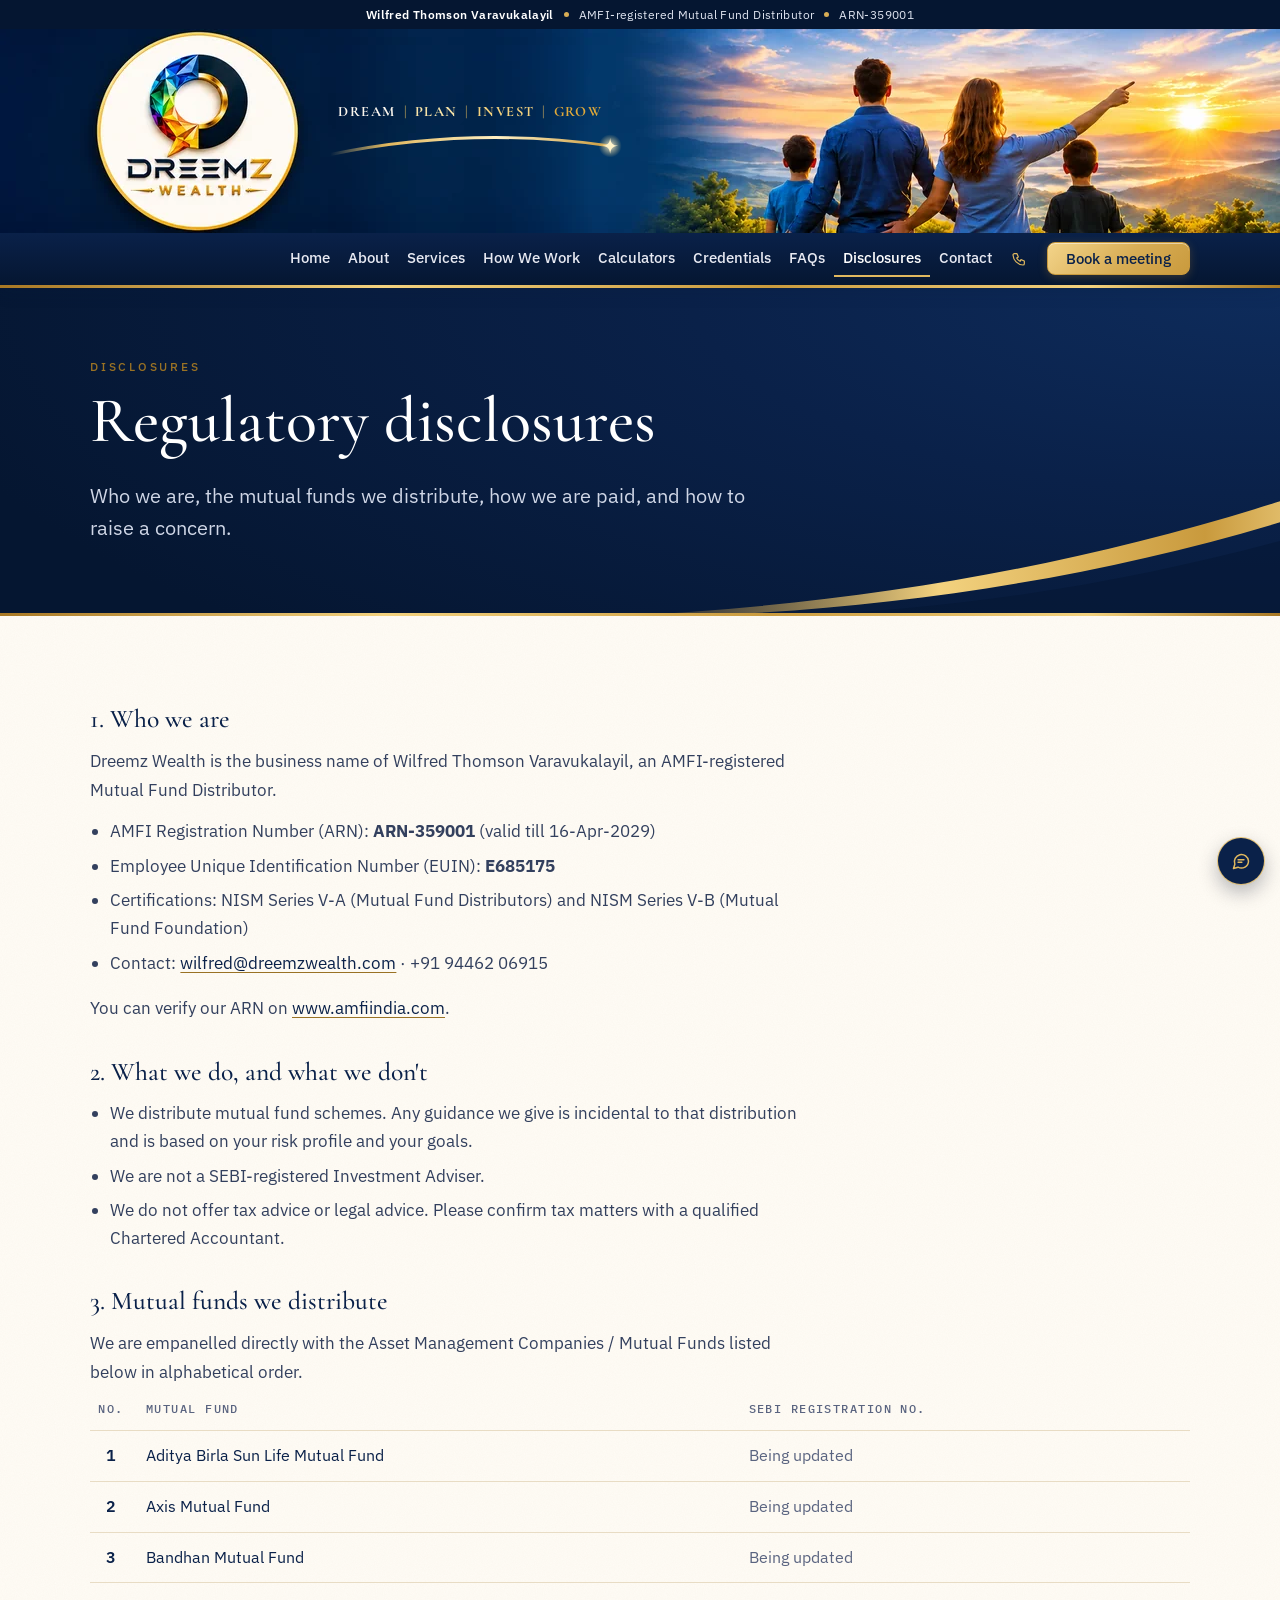
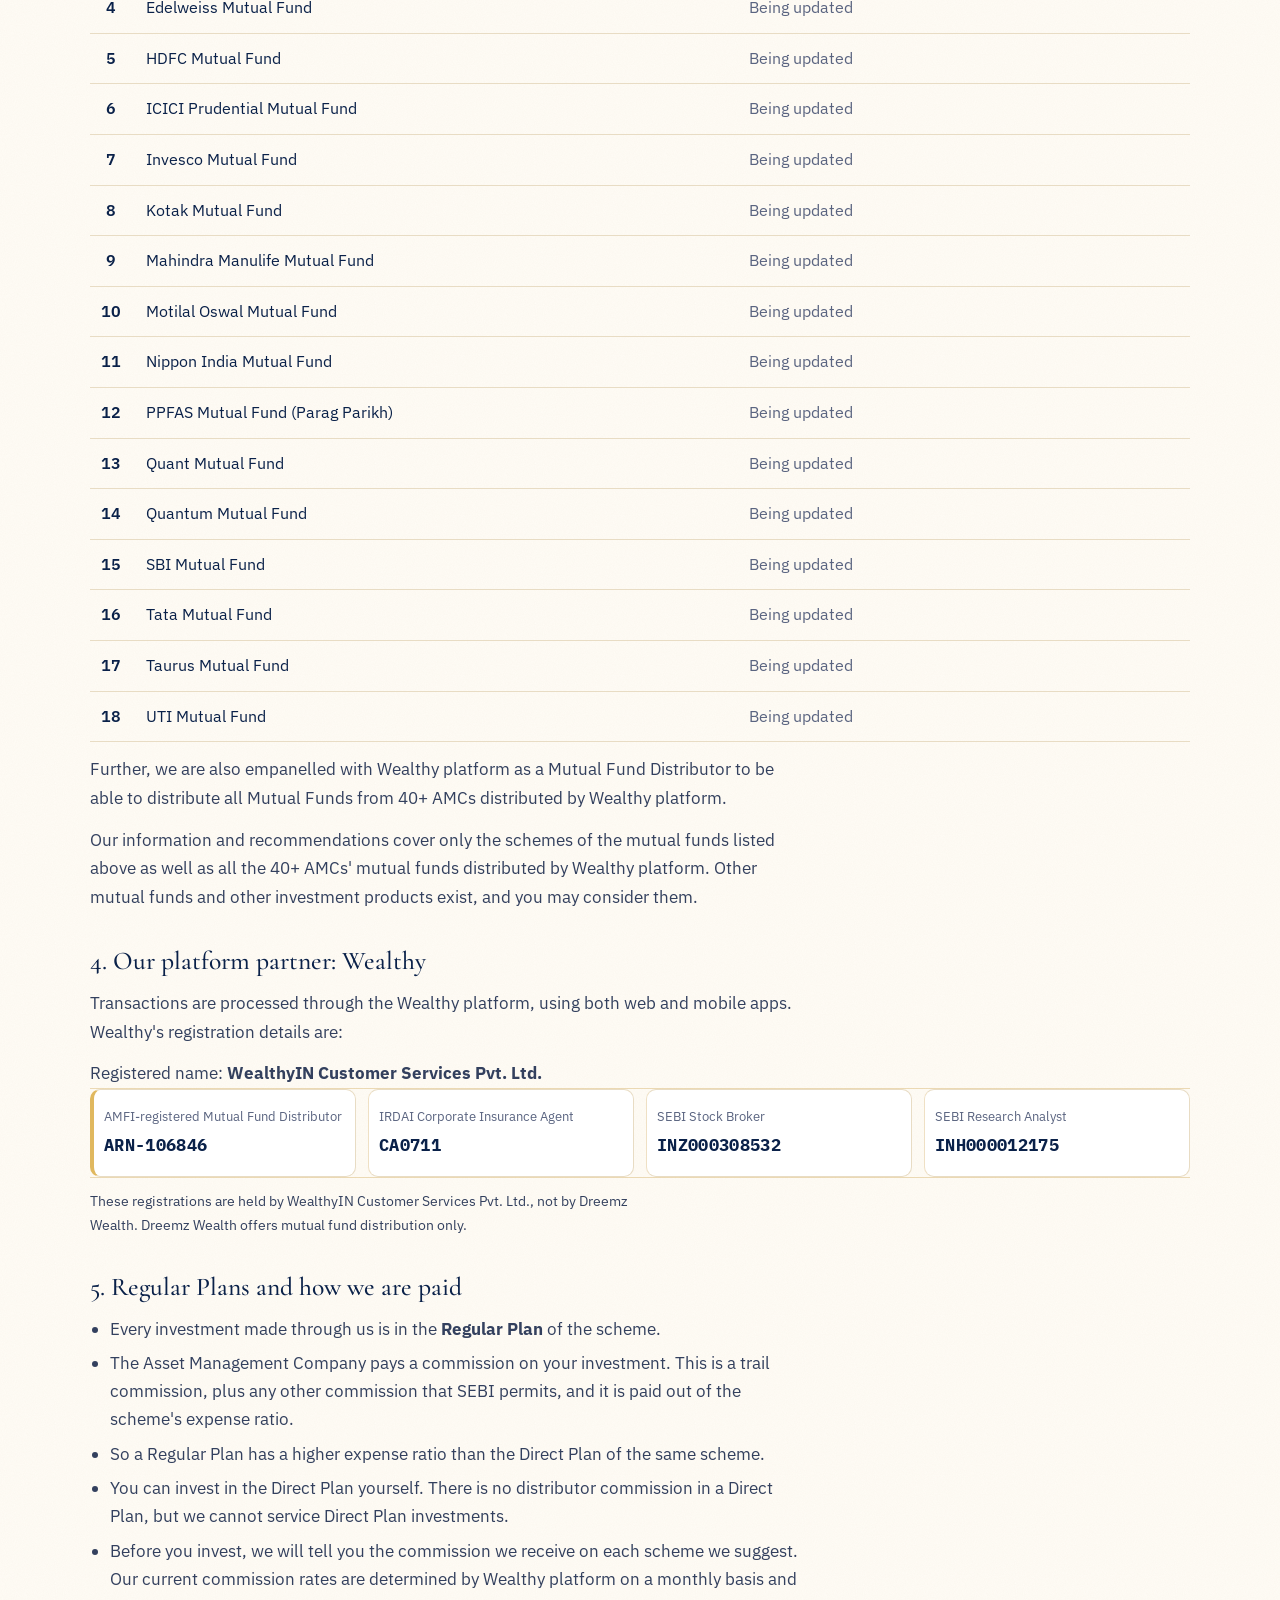
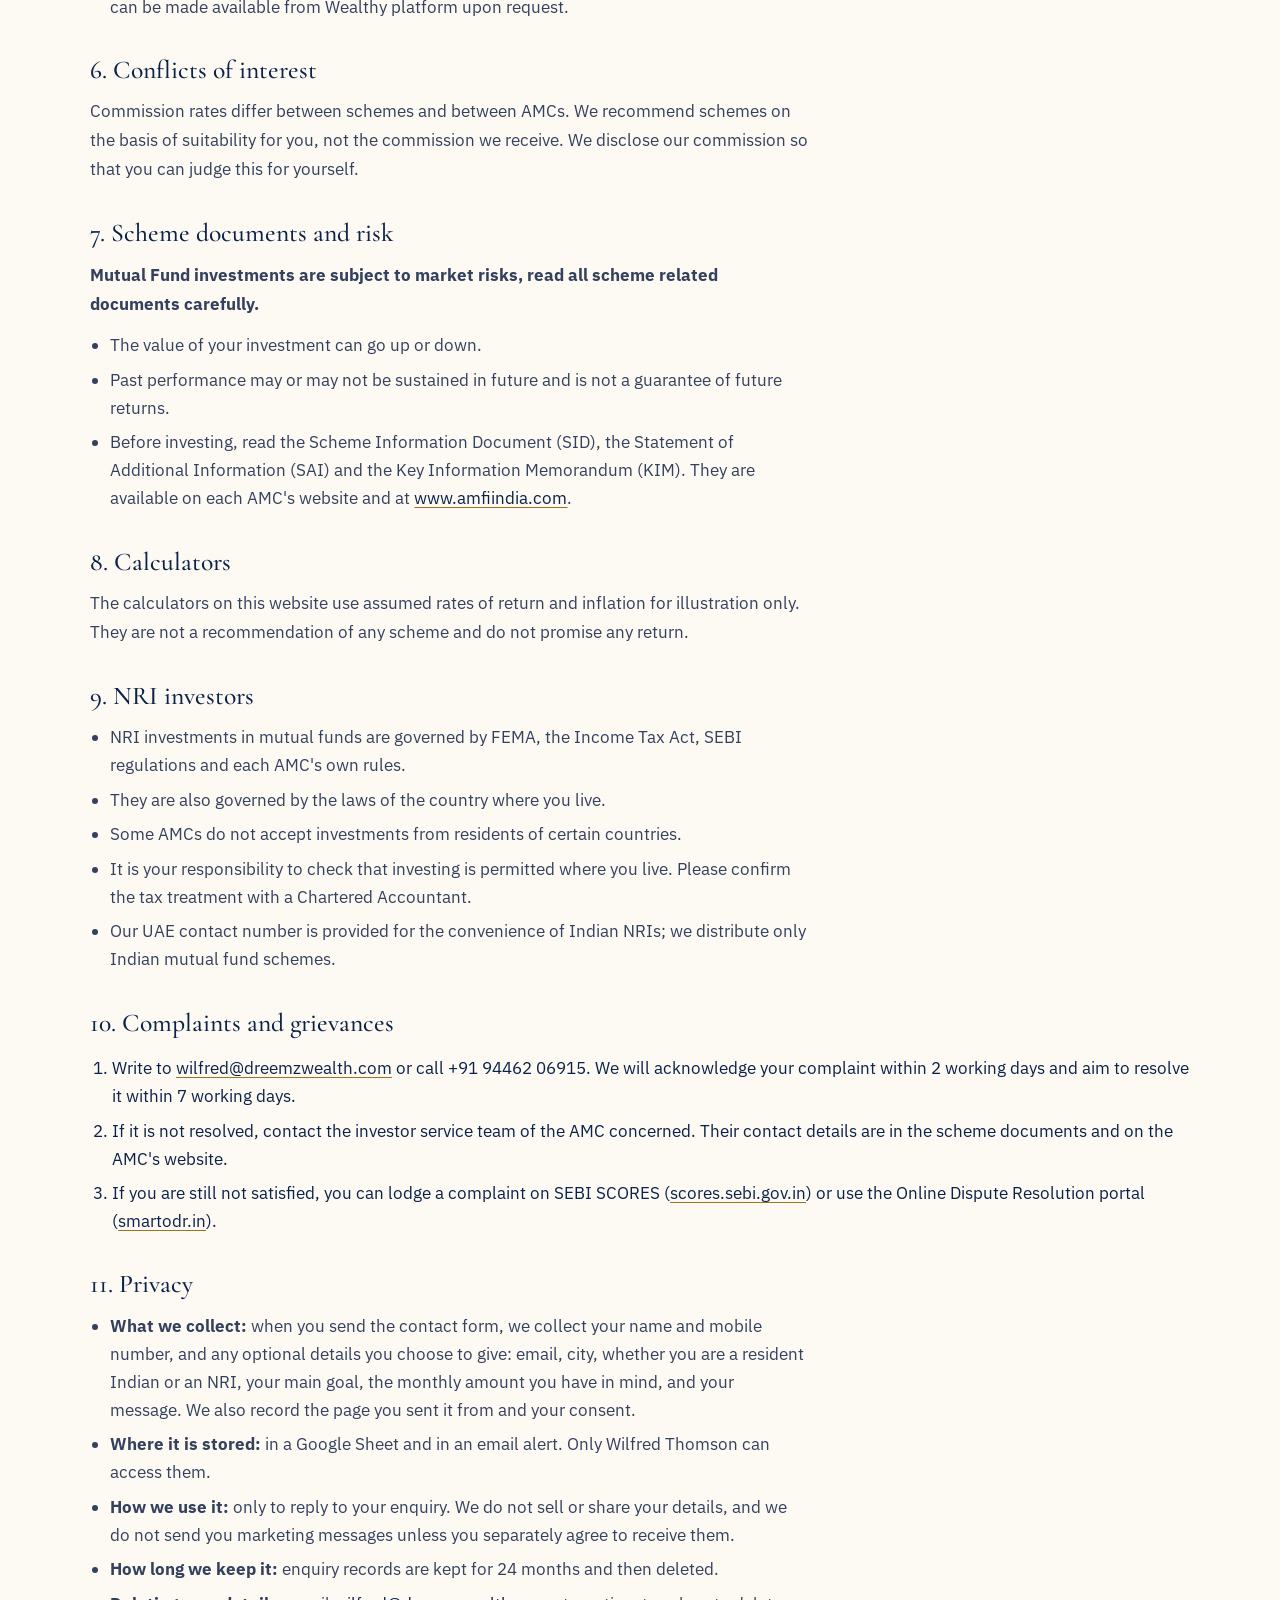
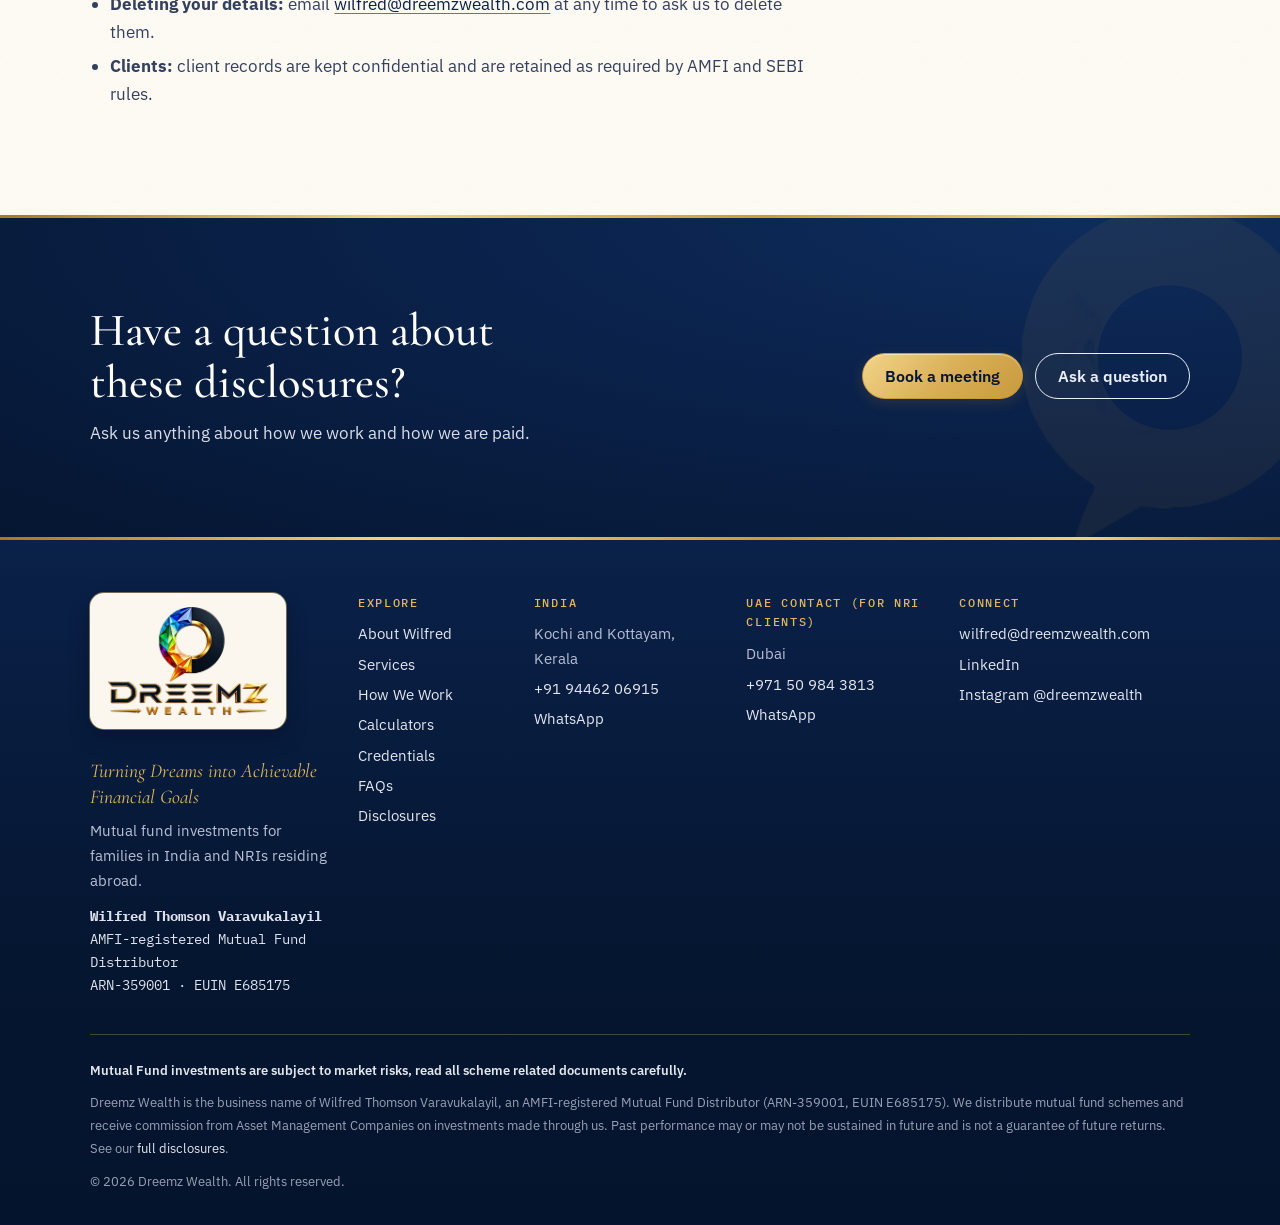
<file: disclosures.html>
<!doctype html>
<html lang="en-IN">
<head>
<meta charset="utf-8">
<meta name="viewport" content="width=device-width, initial-scale=1, viewport-fit=cover">
<title>Disclosures | Dreemz Wealth</title>
<meta name="description" content="Regulatory disclosures, empanelled mutual funds, commission disclosure, risk statements, grievance redressal and privacy for Dreemz Wealth. AMFI-registered Mutual Fund Distributor, ARN-359001.">
<link rel="canonical" href="https://dreemzwealth.com/disclosures.html">
<meta property="og:type" content="website">
<meta property="og:site_name" content="Dreemz Wealth">
<meta property="og:title" content="Disclosures | Dreemz Wealth">
<meta property="og:description" content="Regulatory disclosures, empanelled mutual funds, commission disclosure, risk statements, grievance redressal and privacy for Dreemz Wealth. AMFI-registered Mutual Fund Distributor, ARN-359001.">
<meta property="og:url" content="https://dreemzwealth.com/disclosures.html">
<meta property="og:image" content="https://dreemzwealth.com/assets/img/og-image.jpg">
<meta name="theme-color" content="#0a2149">
<link rel="icon" href="favicon.ico?v=2" sizes="any">
<link rel="shortcut icon" href="favicon.ico?v=2">
<link rel="icon" type="image/png" sizes="32x32" href="assets/img/icon-32.png?v=2">
<link rel="icon" type="image/png" sizes="16x16" href="assets/img/icon-16.png?v=2">
<link rel="apple-touch-icon" sizes="180x180" href="assets/img/icon-180.png?v=2">
<link rel="manifest" href="site.webmanifest">
<link rel="preconnect" href="https://fonts.googleapis.com">
<link rel="preconnect" href="https://fonts.gstatic.com" crossorigin>
<link rel="stylesheet" href="https://fonts.googleapis.com/css2?family=Cormorant+Garamond:ital,wght@0,500;0,600;0,700;1,500;1,600&family=IBM+Plex+Mono:wght@400;500&family=IBM+Plex+Sans:wght@400;500;600&display=swap">
<link rel="stylesheet" href="assets/css/style.css?v=20261125">
</head>
<body>
<a class="skip" href="#main">Skip to content</a>
<div class="id-strip"><div class="wrap"><span>Wilfred Thomson Varavukalayil</span><span class="gold-dot" aria-hidden="true"></span><span>AMFI-registered Mutual Fund Distributor</span><span class="gold-dot" aria-hidden="true"></span><span>ARN-359001</span></div></div>
<div class="banner banner--page">
  <div class="pt-frame">
  <picture>
    <source type="image/webp" srcset="assets/img/banner/page-top-800x128.webp 800w, assets/img/banner/page-top-1280x204.webp 1280w, assets/img/banner/page-top-1920x306.webp 1920w, assets/img/banner/page-top-2168x346.webp 2168w" sizes="(min-width: 1920px) 1920px, 100vw">
    <img src="assets/img/banner/page-top-1280x204.webp" width="1920" height="306" alt="Dreemz Wealth">
  </picture>
  <div class="pt-tag"><p class="tagline"><span class="t-dream">Dream</span><span class="sep" aria-hidden="true">|</span><span class="t-plan">Plan</span><span class="sep" aria-hidden="true">|</span><span class="t-invest">Invest</span><span class="sep" aria-hidden="true">|</span><span class="t-grow">Grow</span></p><svg class="pt-curve" viewBox="0 0 400 44" overflow="visible" aria-hidden="true" focusable="false"><defs><linearGradient id="ptc-g" x1="0" x2="1"><stop offset="0" stop-color="#f3d27f" stop-opacity="0"/><stop offset=".2" stop-color="#e0b65c"/><stop offset=".6" stop-color="#fff0c4"/><stop offset="1" stop-color="#c99a3d"/></linearGradient><radialGradient id="ptc-l"><stop offset="0" stop-color="#fff6dc" stop-opacity=".9"/><stop offset="1" stop-color="#f3d27f" stop-opacity="0"/></radialGradient></defs><path d="M6 34 Q 200 -6 394 22" stroke="url(#ptc-g)" stroke-width="4" fill="none" stroke-linecap="round"/><circle cx="394" cy="22" r="16" fill="url(#ptc-l)"/><path transform="translate(394 22) scale(1.1)" d="M0-10 C1-3 3-1 10 0 C3 1 1 3 0 10 C-1 3-3 1-10 0 C-3-1-1-3 0-10Z" fill="#fff3c9"/></svg></div>
  </div>
</div>
<header class="site-header">
  <div class="wrap">
    <a class="nav-emblem" href="index.html" aria-label="Dreemz Wealth home"><picture><source type="image/webp" srcset="assets/img/brand/logo-h-ivory-84.webp"><img src="assets/img/brand/logo-h-ivory-84.png" width="349" height="84" alt="Dreemz Wealth"></picture></a>
    <button class="nav-toggle" type="button" aria-expanded="false" aria-controls="site-nav"><span class="burger" aria-hidden="true"></span>Menu</button>
    <nav class="nav" id="site-nav" aria-label="Main">
      <a href="index.html">Home</a>
      <a href="about.html">About</a>
      <a href="services.html">Services</a>
      <a href="how-we-work.html">How We Work</a>
      <a href="calculators.html">Calculators</a>
      <a href="credentials.html">Credentials</a>
      <a href="faqs.html">FAQs</a>
      <a href="disclosures.html" aria-current="page">Disclosures</a>
      <a href="contact.html">Contact</a>
      <a class="nav-phone" href="tel:+919446206915" aria-label="Call +91 94462 06915" title="Call +91 94462 06915"><svg viewBox="0 0 24 24" width="16" height="16" fill="none" stroke="currentColor" stroke-width="1.8" stroke-linecap="round" stroke-linejoin="round" aria-hidden="true"><path d="M5 4h4l2 5-2.5 1.5a11 11 0 0 0 5 5L15 13l5 2v4a2 2 0 0 1-2 2A16 16 0 0 1 3 6a2 2 0 0 1 2-2"/></svg><span class="np-num">+91 94462 06915</span></a>
      <a class="btn btn--gold" href="contact.html?type=meeting#booking">Book a meeting</a>
    </nav>
  </div>
</header>
<main id="main">
<section class="hero hero--page">
  <div class="wrap">
    <p class="eyebrow">Disclosures</p>
    <h1>Regulatory disclosures</h1>
    <p class="lede">Who we are, the mutual funds we distribute, how we are paid, and how to raise a concern.</p>
  </div>
</section>

<section class="section">
  <div class="wrap legal">
    <h2>1. Who we are</h2>
    <p>Dreemz Wealth is the business name of Wilfred Thomson Varavukalayil, an AMFI-registered Mutual Fund Distributor.</p>
    <ul>
      <li>AMFI Registration Number (ARN): <strong>ARN-359001</strong> (valid till 16-Apr-2029)</li>
      <li>Employee Unique Identification Number (EUIN): <strong>E685175</strong></li>
      <li>Certifications: NISM Series V-A (Mutual Fund Distributors) and NISM Series V-B (Mutual Fund Foundation)</li>
      <li>Contact: <a href="mailto:wilfred@dreemzwealth.com">wilfred@dreemzwealth.com</a> &middot; +91 94462 06915</li>
    </ul>
    <p>You can verify our ARN on <a href="https://www.amfiindia.com" target="_blank" rel="noopener">www.amfiindia.com</a>.</p>

    <h2>2. What we do, and what we don't</h2>
    <ul>
      <li>We distribute mutual fund schemes. Any guidance we give is incidental to that distribution and is based on your risk profile and your goals.</li>
      <li>We are not a SEBI-registered Investment Adviser.</li>
      <li>We do not offer tax advice or legal advice. Please confirm tax matters with a qualified Chartered Accountant.</li>
    </ul>

    <h2 id="amcs">3. Mutual funds we distribute</h2>
    <p>We are empanelled directly with the Asset Management Companies / Mutual Funds listed below in alphabetical order.</p>
    <div class="table-scroll">
      <table class="roles amc-table">
        <thead><tr><th scope="col">No.</th><th scope="col">Mutual Fund</th><th scope="col">SEBI Registration No.</th></tr></thead>
        <tbody>
          <tr><td>1</td><td>Aditya Birla Sun Life Mutual Fund</td><td class="muted">Being updated</td></tr>
          <tr><td>2</td><td>Axis Mutual Fund</td><td class="muted">Being updated</td></tr>
          <tr><td>3</td><td>Bandhan Mutual Fund</td><td class="muted">Being updated</td></tr>
          <tr><td>4</td><td>Edelweiss Mutual Fund</td><td class="muted">Being updated</td></tr>
          <tr><td>5</td><td>HDFC Mutual Fund</td><td class="muted">Being updated</td></tr>
          <tr><td>6</td><td>ICICI Prudential Mutual Fund</td><td class="muted">Being updated</td></tr>
          <tr><td>7</td><td>Invesco Mutual Fund</td><td class="muted">Being updated</td></tr>
          <tr><td>8</td><td>Kotak Mutual Fund</td><td class="muted">Being updated</td></tr>
          <tr><td>9</td><td>Mahindra Manulife Mutual Fund</td><td class="muted">Being updated</td></tr>
          <tr><td>10</td><td>Motilal Oswal Mutual Fund</td><td class="muted">Being updated</td></tr>
          <tr><td>11</td><td>Nippon India Mutual Fund</td><td class="muted">Being updated</td></tr>
          <tr><td>12</td><td>PPFAS Mutual Fund (Parag Parikh)</td><td class="muted">Being updated</td></tr>
          <tr><td>13</td><td>Quant Mutual Fund</td><td class="muted">Being updated</td></tr>
          <tr><td>14</td><td>Quantum Mutual Fund</td><td class="muted">Being updated</td></tr>
          <tr><td>15</td><td>SBI Mutual Fund</td><td class="muted">Being updated</td></tr>
          <tr><td>16</td><td>Tata Mutual Fund</td><td class="muted">Being updated</td></tr>
          <tr><td>17</td><td>Taurus Mutual Fund</td><td class="muted">Being updated</td></tr>
          <tr><td>18</td><td>UTI Mutual Fund</td><td class="muted">Being updated</td></tr>
        </tbody>
      </table>
    </div>
    <p>Further, we are also empanelled with Wealthy platform as a Mutual Fund Distributor to be able to distribute all Mutual Funds from 40+ AMCs distributed by Wealthy platform.</p>
    <p>Our information and recommendations cover only the schemes of the mutual funds listed above as well as all the 40+ AMCs' mutual funds distributed by Wealthy platform. Other mutual funds and other investment products exist, and you may consider them.</p>

    <h2 id="wealthy">4. Our platform partner: Wealthy</h2>
    <p>Transactions are processed through the Wealthy platform, using both web and mobile apps. Wealthy's registration details are:</p>
    <p class="reg-holder">Registered name: <strong>WealthyIN Customer Services Pvt. Ltd.</strong></p>
    <div class="reg-grid">
      <div class="reg-item"><span class="reg-label">AMFI-registered Mutual Fund Distributor</span><b>ARN-106846</b></div>
      <div class="reg-item"><span class="reg-label">IRDAI Corporate Insurance Agent</span><b>CA0711</b></div>
      <div class="reg-item"><span class="reg-label">SEBI Stock Broker</span><b>INZ000308532</b></div>
      <div class="reg-item"><span class="reg-label">SEBI Research Analyst</span><b>INH000012175</b></div>
    </div>
    <p class="small muted">These registrations are held by WealthyIN Customer Services Pvt. Ltd., not by Dreemz Wealth. Dreemz Wealth offers mutual fund distribution only.</p>

    <h2>5. Regular Plans and how we are paid</h2>
    <ul>
      <li>Every investment made through us is in the <strong>Regular Plan</strong> of the scheme.</li>
      <li>The Asset Management Company pays a commission on your investment. This is a trail commission, plus any other commission that SEBI permits, and it is paid out of the scheme's expense ratio.</li>
      <li>So a Regular Plan has a higher expense ratio than the Direct Plan of the same scheme.</li>
      <li>You can invest in the Direct Plan yourself. There is no distributor commission in a Direct Plan, but we cannot service Direct Plan investments.</li>
      <li>Before you invest, we will tell you the commission we receive on each scheme we suggest. Our current commission rates are determined by Wealthy platform on a monthly basis and can be made available from Wealthy platform upon request.</li>
    </ul>

    <h2>6. Conflicts of interest</h2>
    <p>Commission rates differ between schemes and between AMCs. We recommend schemes on the basis of suitability for you, not the commission we receive. We disclose our commission so that you can judge this for yourself.</p>

    <h2>7. Scheme documents and risk</h2>
    <p><strong>Mutual Fund investments are subject to market risks, read all scheme related documents carefully.</strong></p>
    <ul>
      <li>The value of your investment can go up or down.</li>
      <li>Past performance may or may not be sustained in future and is not a guarantee of future returns.</li>
      <li>Before investing, read the Scheme Information Document (SID), the Statement of Additional Information (SAI) and the Key Information Memorandum (KIM). They are available on each AMC's website and at <a href="https://www.amfiindia.com" target="_blank" rel="noopener">www.amfiindia.com</a>.</li>
    </ul>

    <h2>8. Calculators</h2>
    <p>The calculators on this website use assumed rates of return and inflation for illustration only. They are not a recommendation of any scheme and do not promise any return.</p>

    <h2>9. NRI investors</h2>
    <ul>
      <li>NRI investments in mutual funds are governed by FEMA, the Income Tax Act, SEBI regulations and each AMC's own rules.</li>
      <li>They are also governed by the laws of the country where you live.</li>
      <li>Some AMCs do not accept investments from residents of certain countries.</li>
      <li>It is your responsibility to check that investing is permitted where you live. Please confirm the tax treatment with a Chartered Accountant.</li>
      <li>Our UAE contact number is provided for the convenience of Indian NRIs; we distribute only Indian mutual fund schemes.</li>
    </ul>

    <h2 id="grievances">10. Complaints and grievances</h2>
    <ol>
      <li>Write to <a href="mailto:wilfred@dreemzwealth.com">wilfred@dreemzwealth.com</a> or call +91 94462 06915. We will acknowledge your complaint within 2 working days and aim to resolve it within 7 working days.</li>
      <li>If it is not resolved, contact the investor service team of the AMC concerned. Their contact details are in the scheme documents and on the AMC's website.</li>
      <li>If you are still not satisfied, you can lodge a complaint on SEBI SCORES (<a href="https://scores.sebi.gov.in" target="_blank" rel="noopener">scores.sebi.gov.in</a>) or use the Online Dispute Resolution portal (<a href="https://smartodr.in" target="_blank" rel="noopener">smartodr.in</a>).</li>
    </ol>

    <h2 id="privacy">11. Privacy</h2>
    <ul>
      <li><strong>What we collect:</strong> when you send the contact form, we collect your name and mobile number, and any optional details you choose to give: email, city, whether you are a resident Indian or an NRI, your main goal, the monthly amount you have in mind, and your message. We also record the page you sent it from and your consent.</li>
      <li><strong>Where it is stored:</strong> in a Google Sheet and in an email alert. Only Wilfred Thomson can access them.</li>
      <li><strong>How we use it:</strong> only to reply to your enquiry. We do not sell or share your details, and we do not send you marketing messages unless you separately agree to receive them.</li>
      <li><strong>How long we keep it:</strong> enquiry records are kept for 24 months and then deleted.</li>
      <li><strong>Deleting your details:</strong> email <a href="mailto:wilfred@dreemzwealth.com">wilfred@dreemzwealth.com</a> at any time to ask us to delete them.</li>
      <li><strong>Clients:</strong> client records are kept confidential and are retained as required by AMFI and SEBI rules.</li>
    </ul>
  </div>
</section>
<section class="section section--ink cta-band">
  <div class="wrap">
    <div class="stack cta-text">
      <h2>Have a question about these disclosures?</h2>
      <p class="cta-sub">Ask us anything about how we work and how we are paid.</p>
    </div>
    <div class="btn-row">
      <a class="btn btn--gold" href="contact.html?type=meeting#booking">Book a meeting</a>
      <a class="btn btn--ghost" href="contact.html?type=question#enquiry">Ask a question</a>
    </div>
  </div>
</section>
</main>
<footer class="site-footer">
  <div class="wrap">
    <div class="foot-grid">
      <div class="foot-brand">
        <a class="foot-logo" href="index.html" aria-label="Dreemz Wealth home"><picture><source type="image/webp" srcset="assets/img/brand/logo-stacked-ivory-380.webp"><img src="assets/img/brand/logo-stacked-ivory-380.png" width="340" height="231" alt="Dreemz Wealth" loading="lazy"></picture></a>
        <p class="foot-tag">Turning Dreams into Achievable Financial Goals</p>
        <p>Mutual fund investments for families in India and NRIs residing abroad.</p>
        <p class="reg"><b>Wilfred Thomson Varavukalayil</b><br>AMFI-registered Mutual Fund Distributor<br>ARN-359001 &middot; EUIN E685175</p>
      </div>
      <div>
        <h4>Explore</h4>
        <ul>
          <li><a href="about.html">About Wilfred</a></li>
          <li><a href="services.html">Services</a></li>
          <li><a href="how-we-work.html">How We Work</a></li>
          <li><a href="calculators.html">Calculators</a></li>
          <li><a href="credentials.html">Credentials</a></li>
          <li><a href="faqs.html">FAQs</a></li>
          <li><a href="disclosures.html">Disclosures</a></li>
        </ul>
      </div>
      <div>
        <h4>India</h4>
        <ul>
          <li>Kochi and Kottayam, Kerala</li>
          <li><a href="tel:+919446206915">+91 94462 06915</a></li>
          <li><a href="https://wa.me/919446206915" target="_blank" rel="noopener">WhatsApp</a></li>
        </ul>
      </div>
      <div>
        <h4>UAE contact (for NRI clients)</h4>
        <ul>
          <li>Dubai</li>
          <li><a href="tel:+971509843813">+971 50 984 3813</a></li>
          <li><a href="https://wa.me/971509843813" target="_blank" rel="noopener">WhatsApp</a></li>
        </ul>
      </div>
      <div>
        <h4>Connect</h4>
        <ul>
          <li><a href="mailto:wilfred@dreemzwealth.com">wilfred@dreemzwealth.com</a></li>
          <li><a href="https://www.linkedin.com/in/wilfred-thomson/" target="_blank" rel="noopener">LinkedIn</a></li>
          <li><a href="https://www.instagram.com/dreemzwealth/" target="_blank" rel="noopener">Instagram @dreemzwealth</a></li>
        </ul>
      </div>
    </div>
    <div class="disclaimer">
      <p><strong>Mutual Fund investments are subject to market risks, read all scheme related documents carefully.</strong></p>
      <p>Dreemz Wealth is the business name of Wilfred Thomson Varavukalayil, an AMFI-registered Mutual Fund Distributor (ARN-359001, EUIN E685175). We distribute mutual fund schemes and receive commission from Asset Management Companies on investments made through us. Past performance may or may not be sustained in future and is not a guarantee of future returns. See our <a href="disclosures.html">full disclosures</a>.</p>
      <p>&copy; <span data-year>2026</span> Dreemz Wealth. All rights reserved.</p>
    </div>
  </div>
</footer>
<a class="wa-float" href="https://wa.me/919446206915" target="_blank" rel="noopener" aria-label="Chat with Wilfred on WhatsApp" title="Chat on WhatsApp"><svg viewBox="0 0 24 24" width="22" height="22" fill="none" stroke="currentColor" stroke-width="1.8" stroke-linecap="round" stroke-linejoin="round" aria-hidden="true"><path d="M21 12a8.5 8.5 0 0 1-12.6 7.4L3 21l1.6-5.2A8.5 8.5 0 1 1 21 12z"/><path d="M8.5 10.5h7M8.5 13.5h4.5"/></svg><span>WhatsApp</span></a>
<script src="assets/js/config.js?v=20261125"></script>
<script src="assets/js/main.js?v=20261125"></script>
</body>
</html>
</file>
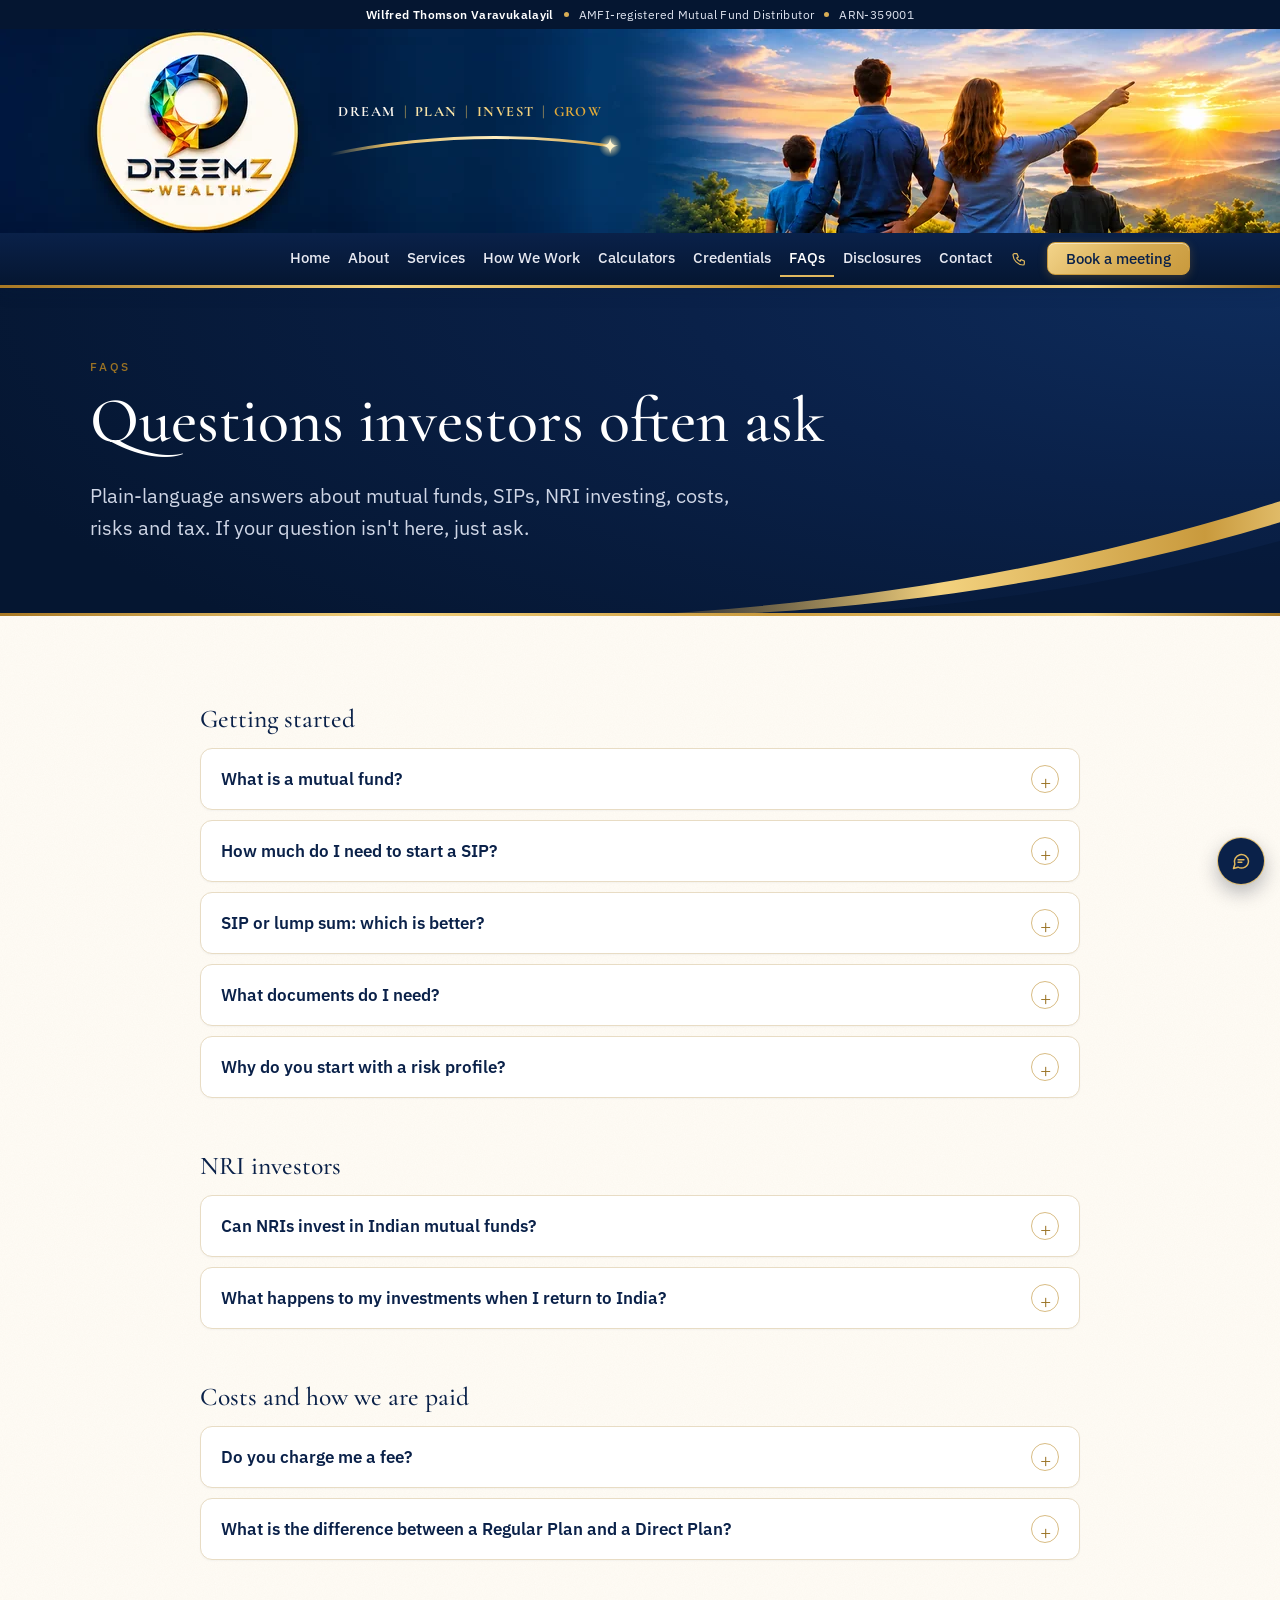
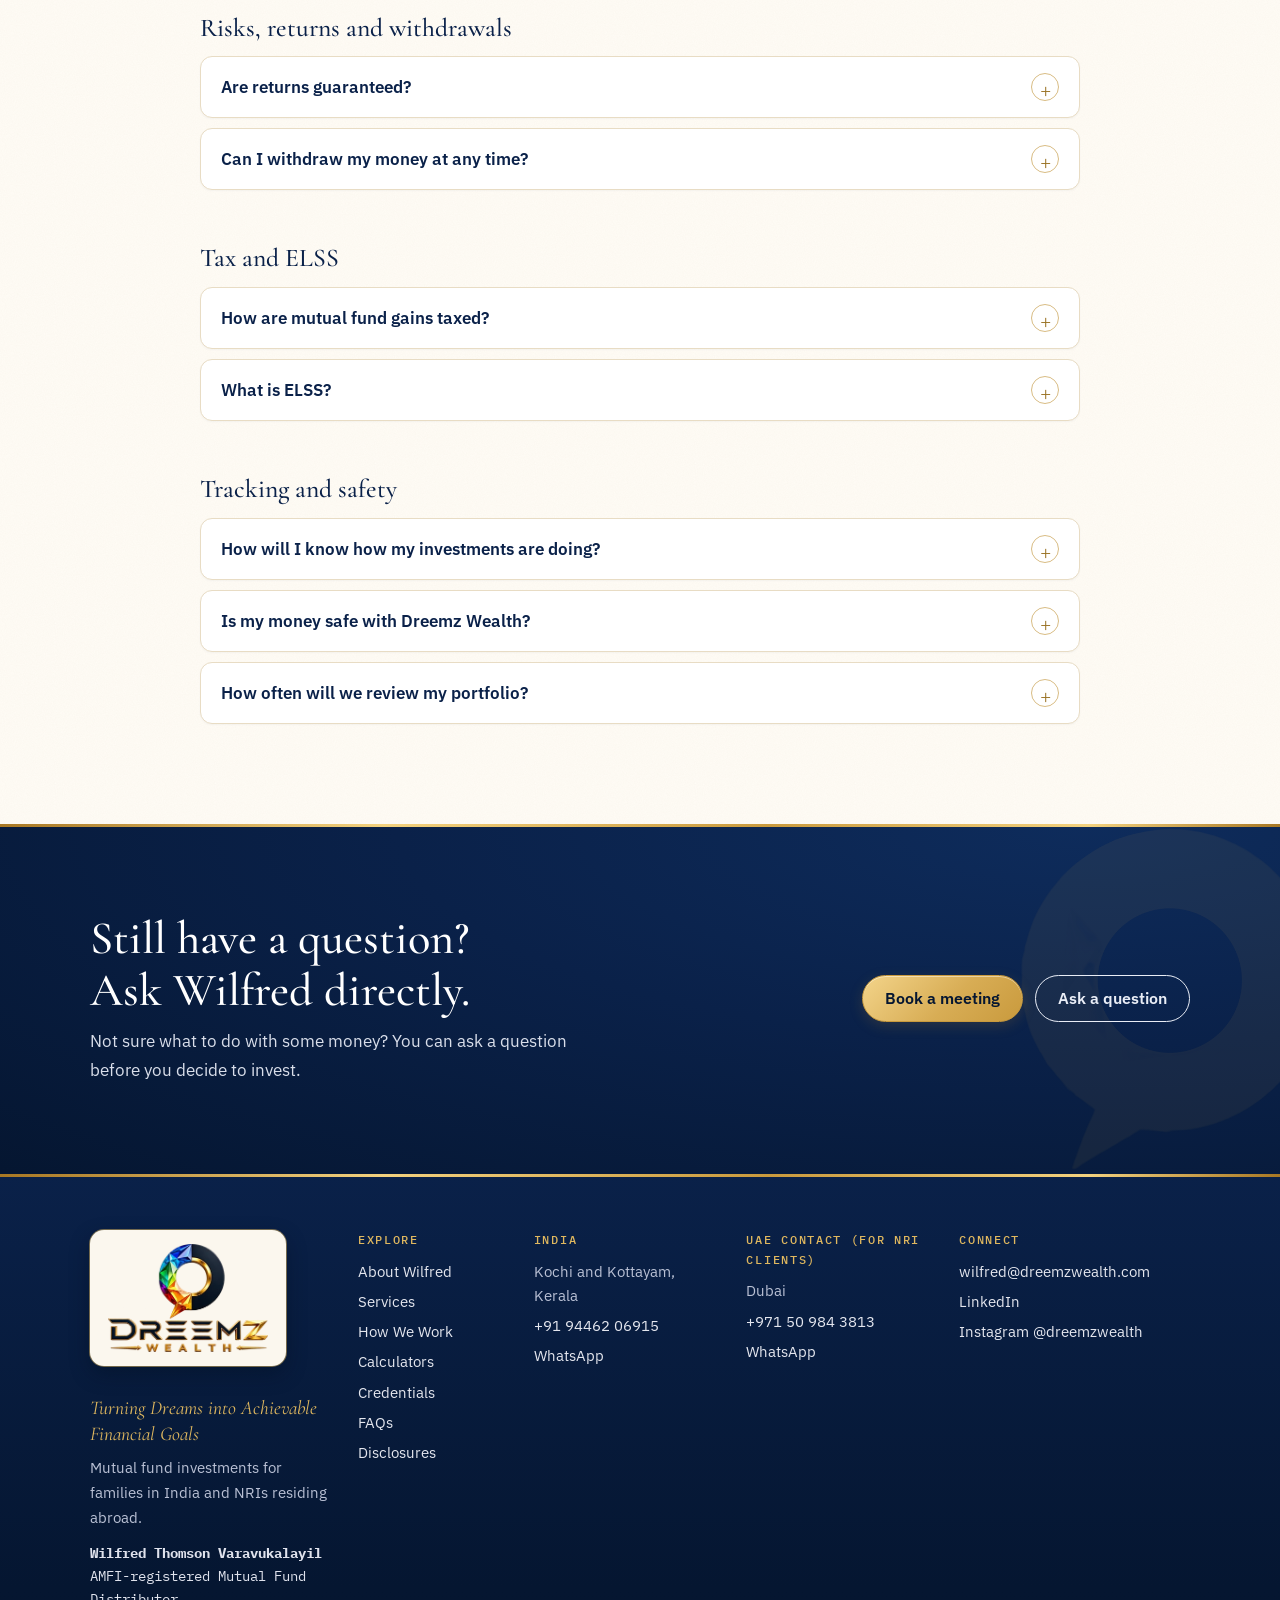
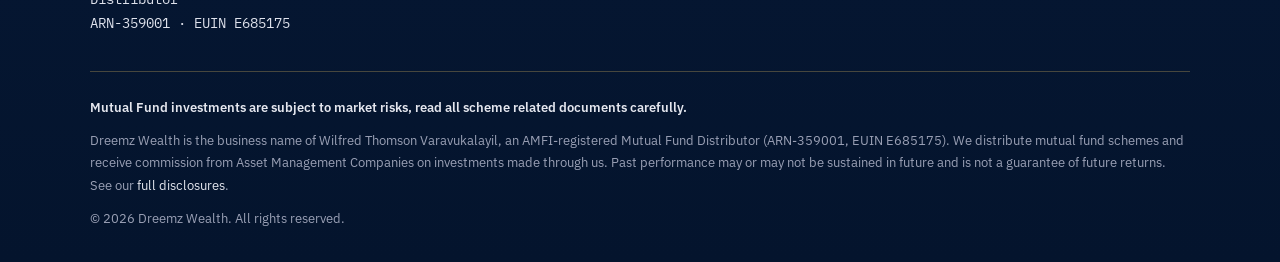
<file: faqs.html>
<!doctype html>
<html lang="en-IN">
<head>
<meta charset="utf-8">
<meta name="viewport" content="width=device-width, initial-scale=1, viewport-fit=cover">
<title>FAQs | Dreemz Wealth</title>
<meta name="description" content="Answers to common questions about mutual funds, SIPs, NRI investing, costs, risks, tax and ELSS. AMFI-registered Mutual Fund Distributor, ARN-359001.">
<link rel="canonical" href="https://dreemzwealth.com/faqs.html">
<meta property="og:type" content="website">
<meta property="og:site_name" content="Dreemz Wealth">
<meta property="og:title" content="FAQs | Dreemz Wealth">
<meta property="og:description" content="Answers to common questions about mutual funds, SIPs, NRI investing, costs, risks, tax and ELSS. AMFI-registered Mutual Fund Distributor, ARN-359001.">
<meta property="og:url" content="https://dreemzwealth.com/faqs.html">
<meta property="og:image" content="https://dreemzwealth.com/assets/img/og-image.jpg">
<meta name="theme-color" content="#0a2149">
<link rel="icon" href="favicon.ico?v=2" sizes="any">
<link rel="shortcut icon" href="favicon.ico?v=2">
<link rel="icon" type="image/png" sizes="32x32" href="assets/img/icon-32.png?v=2">
<link rel="icon" type="image/png" sizes="16x16" href="assets/img/icon-16.png?v=2">
<link rel="apple-touch-icon" sizes="180x180" href="assets/img/icon-180.png?v=2">
<link rel="manifest" href="site.webmanifest">
<link rel="preconnect" href="https://fonts.googleapis.com">
<link rel="preconnect" href="https://fonts.gstatic.com" crossorigin>
<link rel="stylesheet" href="https://fonts.googleapis.com/css2?family=Cormorant+Garamond:ital,wght@0,500;0,600;0,700;1,500;1,600&family=IBM+Plex+Mono:wght@400;500&family=IBM+Plex+Sans:wght@400;500;600&display=swap">
<link rel="stylesheet" href="assets/css/style.css?v=20261125">
<script type="application/ld+json">
{"@context": "https://schema.org", "@type": "FAQPage", "mainEntity": [{"@type": "Question", "name": "What is a mutual fund?", "acceptedAnswer": {"@type": "Answer", "text": "A mutual fund pools money from many investors and invests it in shares, bonds or other securities according to a stated objective. A professional fund manager runs it, and each investor owns units in proportion to the amount invested. Mutual funds in India are regulated by SEBI."}}, {"@type": "Question", "name": "How much do I need to start a SIP?", "acceptedAnswer": {"@type": "Answer", "text": "Many schemes accept monthly SIPs from ₹500 or ₹1,000, and some allow smaller amounts. The minimum differs by scheme and is stated in its scheme documents. You can increase or stop a SIP later, and most fund houses also let you pause it for a while."}}, {"@type": "Question", "name": "SIP or lump sum: which is better?", "acceptedAnswer": {"@type": "Answer", "text": "Neither is better in every case. A SIP invests a fixed amount at regular intervals, which builds a habit and spreads your purchases across market ups and downs. A lump sum invests money you already have in one go. Many investors use both. The right mix depends on your goal, your time horizon and how comfortable you are with market swings, which we discuss after your risk profile."}}, {"@type": "Question", "name": "What documents do I need?", "acceptedAnswer": {"@type": "Answer", "text": "Resident Indians: PAN, Aadhaar or another address proof, a recent photograph, and bank details (a cancelled cheque or bank statement). NRIs: in addition, your passport, overseas address proof, NRE or NRO bank account details and a FATCA/CRS declaration. KYC is completed once through a KYC Registration Agency and then works across all mutual funds."}}, {"@type": "Question", "name": "Why do you start with a risk profile?", "acceptedAnswer": {"@type": "Answer", "text": "Before suggesting any scheme, we need to understand how much risk you are able and willing to take, and how much time each goal has. A short questionnaire and a conversation help us recommend only what is suitable for you, not what is popular at the moment."}}, {"@type": "Question", "name": "Can NRIs invest in Indian mutual funds?", "acceptedAnswer": {"@type": "Answer", "text": "Yes. NRIs can invest through NRE or NRO bank accounts after completing KYC and FATCA declarations. Some fund houses do not accept investments from residents of certain countries, such as the USA and Canada, or accept them only with extra paperwork, so scheme choice depends on where you live. You are also responsible for checking the rules of your country of residence."}}, {"@type": "Question", "name": "What happens to my investments when I return to India?", "acceptedAnswer": {"@type": "Answer", "text": "Your investments continue. You update your residential status with each fund house and with your bank, and we help you with the paperwork. Your Chartered Accountant can advise on the tax side of the move."}}, {"@type": "Question", "name": "Do you charge me a fee?", "acceptedAnswer": {"@type": "Answer", "text": "We don't charge you a separate fee. We are paid a commission by the Asset Management Company on investments made through us in the Regular Plan of a scheme, and it is included in the scheme's expense ratio. We tell you the commission on each scheme we suggest before you invest. See our Disclosures ."}}, {"@type": "Question", "name": "What is the difference between a Regular Plan and a Direct Plan?", "acceptedAnswer": {"@type": "Answer", "text": "Both are the same scheme with the same portfolio. A Regular Plan is bought through a distributor and its expense ratio includes the distributor's commission, so it is higher. A Direct Plan is bought without a distributor and has a lower expense ratio, but no distributor service. As a Mutual Fund Distributor, we deal only in Regular Plans."}}, {"@type": "Question", "name": "Are returns guaranteed?", "acceptedAnswer": {"@type": "Answer", "text": "No. Mutual Fund investments are subject to market risks, read all scheme related documents carefully. The value of your investment can go down as well as up, and past performance may or may not be sustained in future. Debt funds also carry interest-rate and credit risk."}}, {"@type": "Question", "name": "Can I withdraw my money at any time?", "acceptedAnswer": {"@type": "Answer", "text": "For open-ended schemes, yes, on any business day. Some schemes charge an exit load if you redeem within a set period, and ELSS schemes have a 3-year lock-in. Redemption money is usually credited to your bank account within a few working days, depending on the type of scheme."}}, {"@type": "Question", "name": "How are mutual fund gains taxed?", "acceptedAnswer": {"@type": "Answer", "text": "It depends on the type of scheme (equity-oriented or not), how long you hold it, and whether you are a resident or an NRI. For NRIs, tax is also deducted at source when you redeem. Tax rules change from time to time, so we coordinate with your Chartered Accountant rather than give tax advice ourselves."}}, {"@type": "Question", "name": "What is ELSS?", "acceptedAnswer": {"@type": "Answer", "text": "An Equity Linked Savings Scheme (ELSS) is an equity mutual fund with a 3-year lock-in. Under the old tax regime, investments in ELSS may qualify for a deduction of up to ₹1.5 lakh a year, together with other eligible investments. The new tax regime does not offer this deduction. Please confirm the current rules with your Chartered Accountant."}}, {"@type": "Question", "name": "How will I know how my investments are doing?", "acceptedAnswer": {"@type": "Answer", "text": "You receive a Consolidated Account Statement (CAS) covering all your mutual fund holdings, every month in which you transact and at least every six months otherwise. Each fund house also sends statements, and you can track your investments online through the Wealthy app. We review your portfolio with you periodically."}}, {"@type": "Question", "name": "Is my money safe with Dreemz Wealth?", "acceptedAnswer": {"@type": "Answer", "text": "Your money never comes to us. Payments go from your bank account to the mutual fund or the transaction platform's payment system, and your units are held in your own name. Each mutual fund's assets are held by an independent custodian and overseen by trustees under SEBI rules. This protects you against misuse of your money, but not against market falls."}}, {"@type": "Question", "name": "How often will we review my portfolio?", "acceptedAnswer": {"@type": "Answer", "text": "At least once a year, and whenever something important changes in your life, such as a new goal, a move or a change in income. Reviews check that each goal is still on track and whether any rebalancing is suitable."}}]}
</script>
</head>
<body>
<a class="skip" href="#main">Skip to content</a>
<div class="id-strip"><div class="wrap"><span>Wilfred Thomson Varavukalayil</span><span class="gold-dot" aria-hidden="true"></span><span>AMFI-registered Mutual Fund Distributor</span><span class="gold-dot" aria-hidden="true"></span><span>ARN-359001</span></div></div>
<div class="banner banner--page">
  <div class="pt-frame">
  <picture>
    <source type="image/webp" srcset="assets/img/banner/page-top-800x128.webp 800w, assets/img/banner/page-top-1280x204.webp 1280w, assets/img/banner/page-top-1920x306.webp 1920w, assets/img/banner/page-top-2168x346.webp 2168w" sizes="(min-width: 1920px) 1920px, 100vw">
    <img src="assets/img/banner/page-top-1280x204.webp" width="1920" height="306" alt="Dreemz Wealth">
  </picture>
  <div class="pt-tag"><p class="tagline"><span class="t-dream">Dream</span><span class="sep" aria-hidden="true">|</span><span class="t-plan">Plan</span><span class="sep" aria-hidden="true">|</span><span class="t-invest">Invest</span><span class="sep" aria-hidden="true">|</span><span class="t-grow">Grow</span></p><svg class="pt-curve" viewBox="0 0 400 44" overflow="visible" aria-hidden="true" focusable="false"><defs><linearGradient id="ptc-g" x1="0" x2="1"><stop offset="0" stop-color="#f3d27f" stop-opacity="0"/><stop offset=".2" stop-color="#e0b65c"/><stop offset=".6" stop-color="#fff0c4"/><stop offset="1" stop-color="#c99a3d"/></linearGradient><radialGradient id="ptc-l"><stop offset="0" stop-color="#fff6dc" stop-opacity=".9"/><stop offset="1" stop-color="#f3d27f" stop-opacity="0"/></radialGradient></defs><path d="M6 34 Q 200 -6 394 22" stroke="url(#ptc-g)" stroke-width="4" fill="none" stroke-linecap="round"/><circle cx="394" cy="22" r="16" fill="url(#ptc-l)"/><path transform="translate(394 22) scale(1.1)" d="M0-10 C1-3 3-1 10 0 C3 1 1 3 0 10 C-1 3-3 1-10 0 C-3-1-1-3 0-10Z" fill="#fff3c9"/></svg></div>
  </div>
</div>
<header class="site-header">
  <div class="wrap">
    <a class="nav-emblem" href="index.html" aria-label="Dreemz Wealth home"><picture><source type="image/webp" srcset="assets/img/brand/logo-h-ivory-84.webp"><img src="assets/img/brand/logo-h-ivory-84.png" width="349" height="84" alt="Dreemz Wealth"></picture></a>
    <button class="nav-toggle" type="button" aria-expanded="false" aria-controls="site-nav"><span class="burger" aria-hidden="true"></span>Menu</button>
    <nav class="nav" id="site-nav" aria-label="Main">
      <a href="index.html">Home</a>
      <a href="about.html">About</a>
      <a href="services.html">Services</a>
      <a href="how-we-work.html">How We Work</a>
      <a href="calculators.html">Calculators</a>
      <a href="credentials.html">Credentials</a>
      <a href="faqs.html" aria-current="page">FAQs</a>
      <a href="disclosures.html">Disclosures</a>
      <a href="contact.html">Contact</a>
      <a class="nav-phone" href="tel:+919446206915" aria-label="Call +91 94462 06915" title="Call +91 94462 06915"><svg viewBox="0 0 24 24" width="16" height="16" fill="none" stroke="currentColor" stroke-width="1.8" stroke-linecap="round" stroke-linejoin="round" aria-hidden="true"><path d="M5 4h4l2 5-2.5 1.5a11 11 0 0 0 5 5L15 13l5 2v4a2 2 0 0 1-2 2A16 16 0 0 1 3 6a2 2 0 0 1 2-2"/></svg><span class="np-num">+91 94462 06915</span></a>
      <a class="btn btn--gold" href="contact.html?type=meeting#booking">Book a meeting</a>
    </nav>
  </div>
</header>
<main id="main">
<section class="hero hero--page">
  <div class="wrap">
    <p class="eyebrow">FAQs</p>
    <h1>Questions investors often ask</h1>
    <p class="lede">Plain-language answers about mutual funds, SIPs, NRI investing, costs, risks and tax. If your question isn't here, just ask.</p>
  </div>
</section>

<section class="section">
  <div class="wrap faq-wrap">

    <div class="faq-group">
      <h2>Getting started</h2>
      <details class="faq-item">
        <summary>What is a mutual fund?</summary>
        <div class="faq-a"><p>A mutual fund pools money from many investors and invests it in shares, bonds or other securities according to a stated objective. A professional fund manager runs it, and each investor owns units in proportion to the amount invested. Mutual funds in India are regulated by SEBI.</p></div>
      </details>
      <details class="faq-item">
        <summary>How much do I need to start a SIP?</summary>
        <div class="faq-a"><p>Many schemes accept monthly SIPs from &#8377;500 or &#8377;1,000, and some allow smaller amounts. The minimum differs by scheme and is stated in its scheme documents. You can increase or stop a SIP later, and most fund houses also let you pause it for a while.</p></div>
      </details>
      <details class="faq-item">
        <summary>SIP or lump sum: which is better?</summary>
        <div class="faq-a"><p>Neither is better in every case. A SIP invests a fixed amount at regular intervals, which builds a habit and spreads your purchases across market ups and downs. A lump sum invests money you already have in one go. Many investors use both. The right mix depends on your goal, your time horizon and how comfortable you are with market swings, which we discuss after your risk profile.</p></div>
      </details>
      <details class="faq-item">
        <summary>What documents do I need?</summary>
        <div class="faq-a"><p><strong>Resident Indians:</strong> PAN, Aadhaar or another address proof, a recent photograph, and bank details (a cancelled cheque or bank statement).</p><p><strong>NRIs:</strong> in addition, your passport, overseas address proof, NRE or NRO bank account details and a FATCA/CRS declaration.</p><p>KYC is completed once through a KYC Registration Agency and then works across all mutual funds.</p></div>
      </details>
      <details class="faq-item">
        <summary>Why do you start with a risk profile?</summary>
        <div class="faq-a"><p>Before suggesting any scheme, we need to understand how much risk you are able and willing to take, and how much time each goal has. A short questionnaire and a conversation help us recommend only what is suitable for you, not what is popular at the moment.</p></div>
      </details>
    </div>

    <div class="faq-group">
      <h2>NRI investors</h2>
      <details class="faq-item">
        <summary>Can NRIs invest in Indian mutual funds?</summary>
        <div class="faq-a"><p>Yes. NRIs can invest through NRE or NRO bank accounts after completing KYC and FATCA declarations. Some fund houses do not accept investments from residents of certain countries, such as the USA and Canada, or accept them only with extra paperwork, so scheme choice depends on where you live. You are also responsible for checking the rules of your country of residence.</p></div>
      </details>
      <details class="faq-item">
        <summary>What happens to my investments when I return to India?</summary>
        <div class="faq-a"><p>Your investments continue. You update your residential status with each fund house and with your bank, and we help you with the paperwork. Your Chartered Accountant can advise on the tax side of the move.</p></div>
      </details>
    </div>

    <div class="faq-group">
      <h2>Costs and how we are paid</h2>
      <details class="faq-item">
        <summary>Do you charge me a fee?</summary>
        <div class="faq-a"><p>We don't charge you a separate fee. We are paid a commission by the Asset Management Company on investments made through us in the Regular Plan of a scheme, and it is included in the scheme's expense ratio. We tell you the commission on each scheme we suggest before you invest. See our <a href="disclosures.html">Disclosures</a>.</p></div>
      </details>
      <details class="faq-item">
        <summary>What is the difference between a Regular Plan and a Direct Plan?</summary>
        <div class="faq-a"><p>Both are the same scheme with the same portfolio. A Regular Plan is bought through a distributor and its expense ratio includes the distributor's commission, so it is higher. A Direct Plan is bought without a distributor and has a lower expense ratio, but no distributor service. As a Mutual Fund Distributor, we deal only in Regular Plans.</p></div>
      </details>
    </div>

    <div class="faq-group">
      <h2>Risks, returns and withdrawals</h2>
      <details class="faq-item">
        <summary>Are returns guaranteed?</summary>
        <div class="faq-a"><p>No. Mutual Fund investments are subject to market risks, read all scheme related documents carefully. The value of your investment can go down as well as up, and past performance may or may not be sustained in future. Debt funds also carry interest-rate and credit risk.</p></div>
      </details>
      <details class="faq-item">
        <summary>Can I withdraw my money at any time?</summary>
        <div class="faq-a"><p>For open-ended schemes, yes, on any business day. Some schemes charge an exit load if you redeem within a set period, and ELSS schemes have a 3-year lock-in. Redemption money is usually credited to your bank account within a few working days, depending on the type of scheme.</p></div>
      </details>
    </div>

    <div class="faq-group">
      <h2>Tax and ELSS</h2>
      <details class="faq-item">
        <summary>How are mutual fund gains taxed?</summary>
        <div class="faq-a"><p>It depends on the type of scheme (equity-oriented or not), how long you hold it, and whether you are a resident or an NRI. For NRIs, tax is also deducted at source when you redeem. Tax rules change from time to time, so we coordinate with your Chartered Accountant rather than give tax advice ourselves.</p></div>
      </details>
      <details class="faq-item">
        <summary>What is ELSS?</summary>
        <div class="faq-a"><p>An Equity Linked Savings Scheme (ELSS) is an equity mutual fund with a 3-year lock-in. Under the old tax regime, investments in ELSS may qualify for a deduction of up to &#8377;1.5 lakh a year, together with other eligible investments. The new tax regime does not offer this deduction. Please confirm the current rules with your Chartered Accountant.</p></div>
      </details>
    </div>

    <div class="faq-group">
      <h2>Tracking and safety</h2>
      <details class="faq-item">
        <summary>How will I know how my investments are doing?</summary>
        <div class="faq-a"><p>You receive a Consolidated Account Statement (CAS) covering all your mutual fund holdings, every month in which you transact and at least every six months otherwise. Each fund house also sends statements, and you can track your investments online through the Wealthy app. We review your portfolio with you periodically.</p></div>
      </details>
      <details class="faq-item">
        <summary>Is my money safe with Dreemz Wealth?</summary>
        <div class="faq-a"><p>Your money never comes to us. Payments go from your bank account to the mutual fund or the transaction platform's payment system, and your units are held in your own name. Each mutual fund's assets are held by an independent custodian and overseen by trustees under SEBI rules. This protects you against misuse of your money, but not against market falls.</p></div>
      </details>
      <details class="faq-item">
        <summary>How often will we review my portfolio?</summary>
        <div class="faq-a"><p>At least once a year, and whenever something important changes in your life, such as a new goal, a move or a change in income. Reviews check that each goal is still on track and whether any rebalancing is suitable.</p></div>
      </details>
    </div>

  </div>
</section>

<section class="section section--ink cta-band">
  <div class="wrap">
    <div class="stack cta-text">
      <h2>Still have a question? Ask Wilfred directly.</h2>
      <p class="cta-sub">Not sure what to do with some money? You can ask a question before you decide to invest.</p>
    </div>
    <div class="btn-row">
      <a class="btn btn--gold" href="contact.html?type=meeting#booking">Book a meeting</a>
      <a class="btn btn--ghost" href="contact.html?type=question#enquiry">Ask a question</a>
    </div>
  </div>
</section>
</main>
<footer class="site-footer">
  <div class="wrap">
    <div class="foot-grid">
      <div class="foot-brand">
        <a class="foot-logo" href="index.html" aria-label="Dreemz Wealth home"><picture><source type="image/webp" srcset="assets/img/brand/logo-stacked-ivory-380.webp"><img src="assets/img/brand/logo-stacked-ivory-380.png" width="340" height="231" alt="Dreemz Wealth" loading="lazy"></picture></a>
        <p class="foot-tag">Turning Dreams into Achievable Financial Goals</p>
        <p>Mutual fund investments for families in India and NRIs residing abroad.</p>
        <p class="reg"><b>Wilfred Thomson Varavukalayil</b><br>AMFI-registered Mutual Fund Distributor<br>ARN-359001 &middot; EUIN E685175</p>
      </div>
      <div>
        <h4>Explore</h4>
        <ul>
          <li><a href="about.html">About Wilfred</a></li>
          <li><a href="services.html">Services</a></li>
          <li><a href="how-we-work.html">How We Work</a></li>
          <li><a href="calculators.html">Calculators</a></li>
          <li><a href="credentials.html">Credentials</a></li>
          <li><a href="faqs.html">FAQs</a></li>
          <li><a href="disclosures.html">Disclosures</a></li>
        </ul>
      </div>
      <div>
        <h4>India</h4>
        <ul>
          <li>Kochi and Kottayam, Kerala</li>
          <li><a href="tel:+919446206915">+91 94462 06915</a></li>
          <li><a href="https://wa.me/919446206915" target="_blank" rel="noopener">WhatsApp</a></li>
        </ul>
      </div>
      <div>
        <h4>UAE contact (for NRI clients)</h4>
        <ul>
          <li>Dubai</li>
          <li><a href="tel:+971509843813">+971 50 984 3813</a></li>
          <li><a href="https://wa.me/971509843813" target="_blank" rel="noopener">WhatsApp</a></li>
        </ul>
      </div>
      <div>
        <h4>Connect</h4>
        <ul>
          <li><a href="mailto:wilfred@dreemzwealth.com">wilfred@dreemzwealth.com</a></li>
          <li><a href="https://www.linkedin.com/in/wilfred-thomson/" target="_blank" rel="noopener">LinkedIn</a></li>
          <li><a href="https://www.instagram.com/dreemzwealth/" target="_blank" rel="noopener">Instagram @dreemzwealth</a></li>
        </ul>
      </div>
    </div>
    <div class="disclaimer">
      <p><strong>Mutual Fund investments are subject to market risks, read all scheme related documents carefully.</strong></p>
      <p>Dreemz Wealth is the business name of Wilfred Thomson Varavukalayil, an AMFI-registered Mutual Fund Distributor (ARN-359001, EUIN E685175). We distribute mutual fund schemes and receive commission from Asset Management Companies on investments made through us. Past performance may or may not be sustained in future and is not a guarantee of future returns. See our <a href="disclosures.html">full disclosures</a>.</p>
      <p>&copy; <span data-year>2026</span> Dreemz Wealth. All rights reserved.</p>
    </div>
  </div>
</footer>
<a class="wa-float" href="https://wa.me/919446206915" target="_blank" rel="noopener" aria-label="Chat with Wilfred on WhatsApp" title="Chat on WhatsApp"><svg viewBox="0 0 24 24" width="22" height="22" fill="none" stroke="currentColor" stroke-width="1.8" stroke-linecap="round" stroke-linejoin="round" aria-hidden="true"><path d="M21 12a8.5 8.5 0 0 1-12.6 7.4L3 21l1.6-5.2A8.5 8.5 0 1 1 21 12z"/><path d="M8.5 10.5h7M8.5 13.5h4.5"/></svg><span>WhatsApp</span></a>
<script src="assets/js/config.js?v=20261125"></script>
<script src="assets/js/main.js?v=20261125"></script>
</body>
</html>
</file>
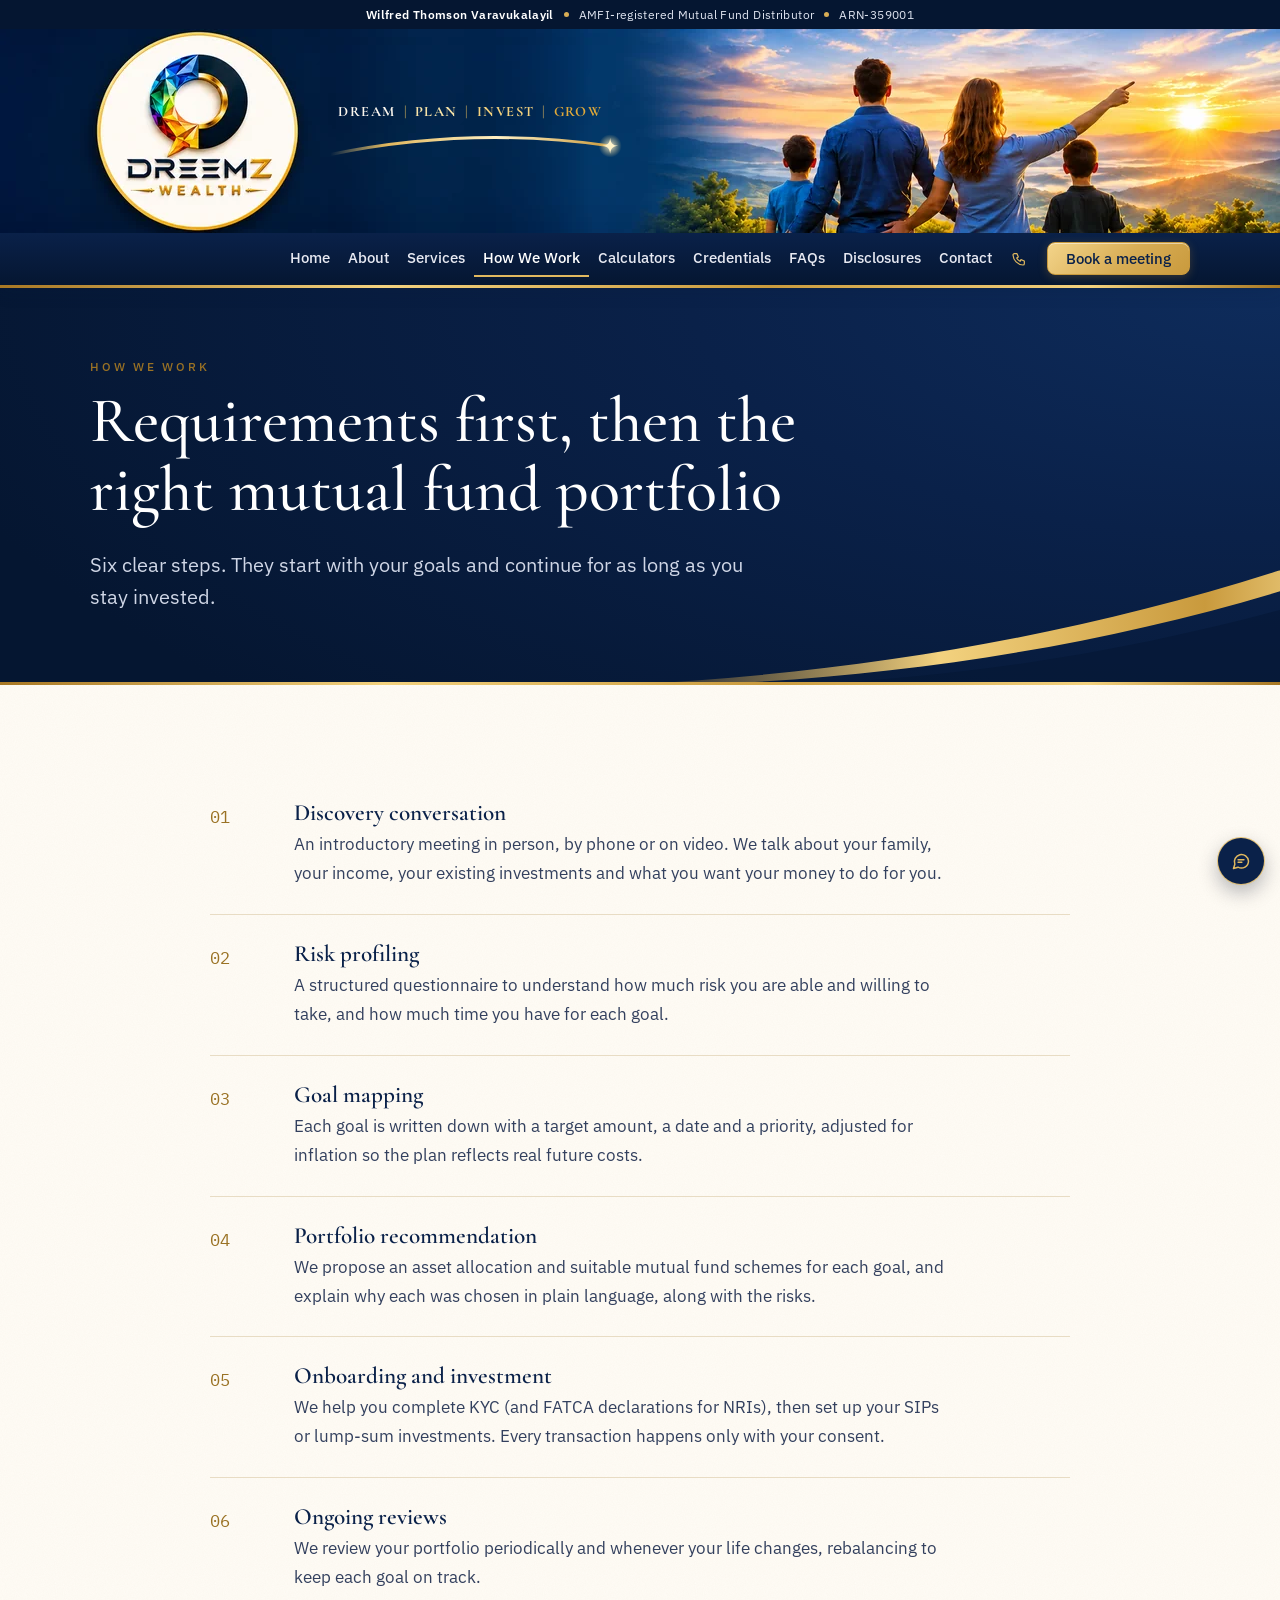
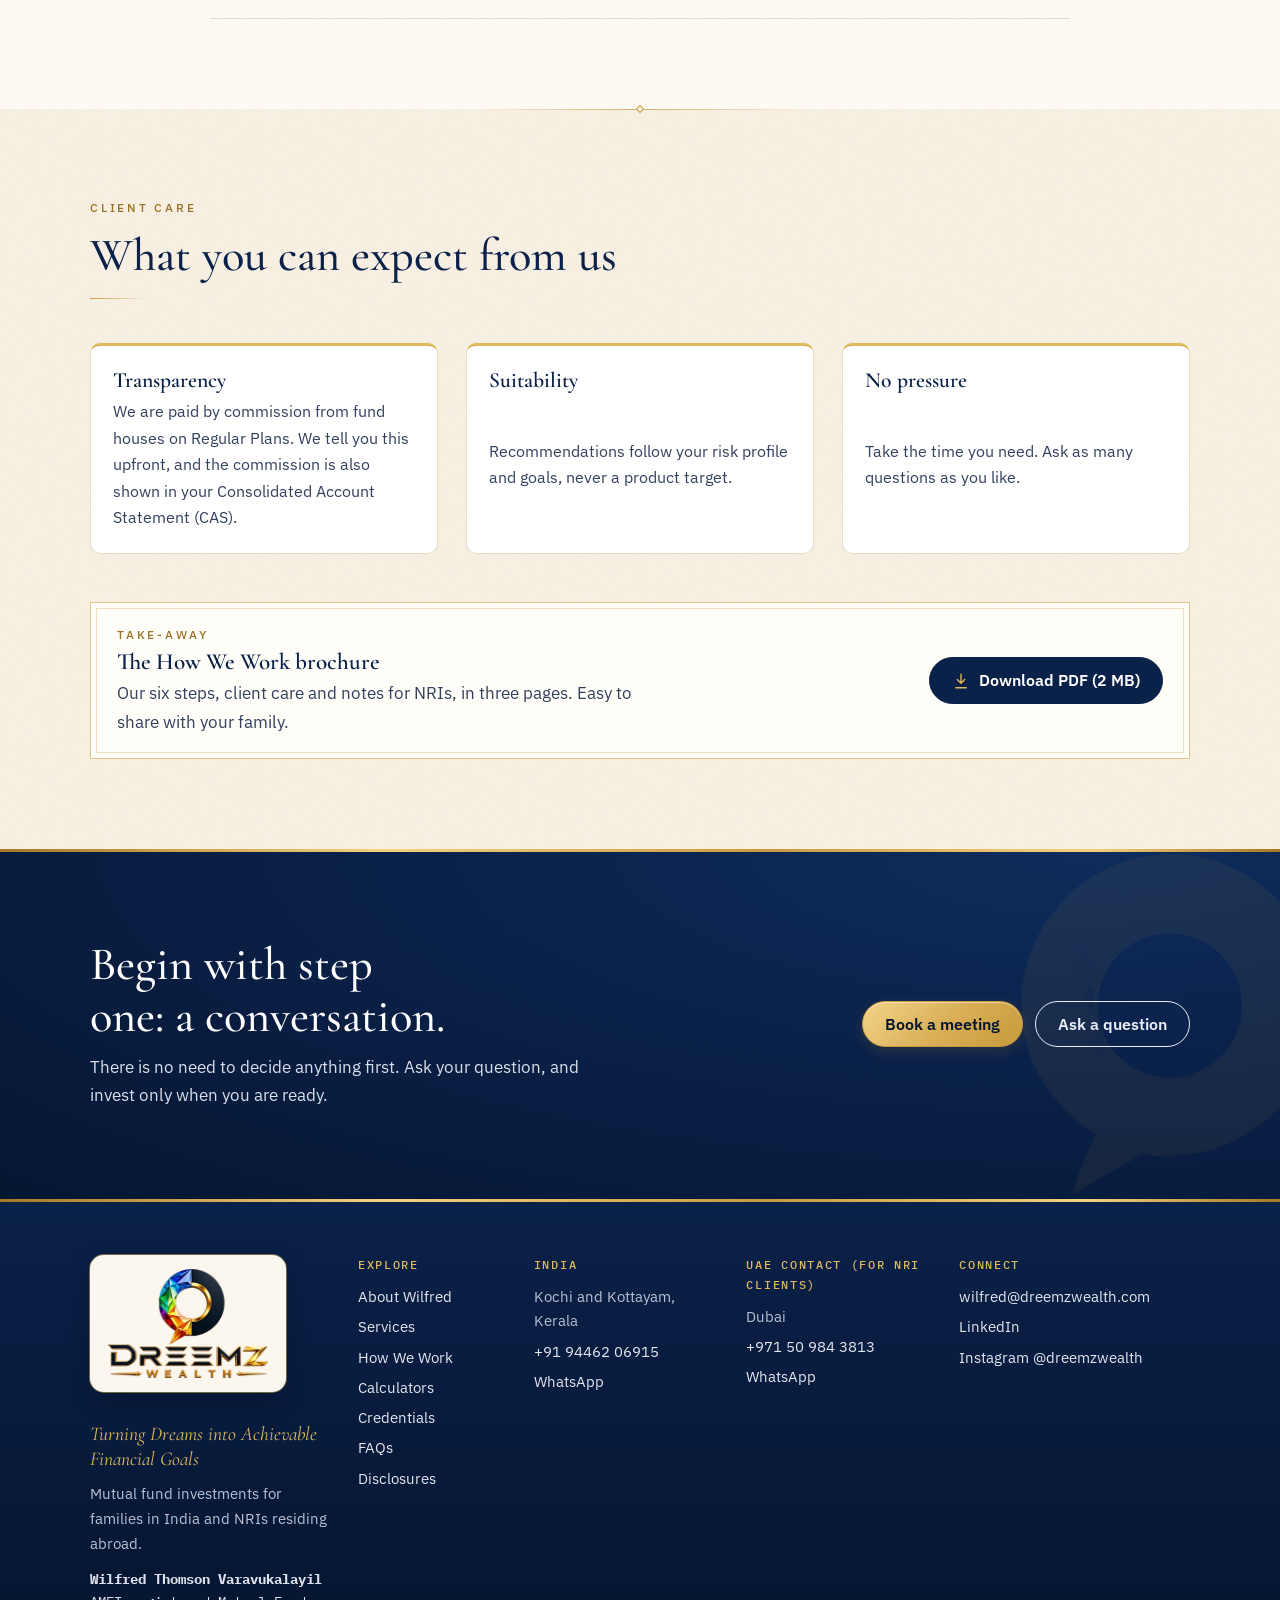
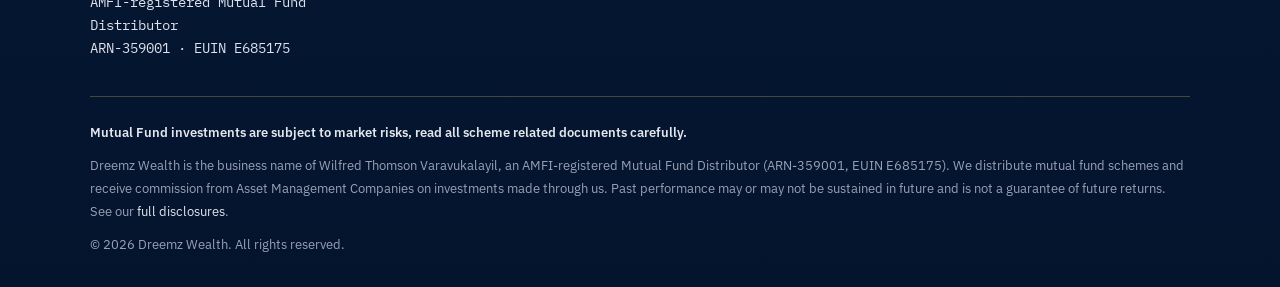
<file: how-we-work.html>
<!doctype html>
<html lang="en-IN">
<head>
<meta charset="utf-8">
<meta name="viewport" content="width=device-width, initial-scale=1, viewport-fit=cover">
<title>How We Work | Dreemz Wealth</title>
<meta name="description" content="Our six-step process: discovery, risk profiling, goal mapping, portfolio recommendation, onboarding and ongoing reviews. AMFI-registered Mutual Fund Distributor, ARN-359001.">
<link rel="canonical" href="https://dreemzwealth.com/how-we-work.html">
<meta property="og:type" content="website">
<meta property="og:site_name" content="Dreemz Wealth">
<meta property="og:title" content="How We Work | Dreemz Wealth">
<meta property="og:description" content="Our six-step process: discovery, risk profiling, goal mapping, portfolio recommendation, onboarding and ongoing reviews. AMFI-registered Mutual Fund Distributor, ARN-359001.">
<meta property="og:url" content="https://dreemzwealth.com/how-we-work.html">
<meta property="og:image" content="https://dreemzwealth.com/assets/img/og-image.jpg">
<meta name="theme-color" content="#0a2149">
<link rel="icon" href="favicon.ico?v=2" sizes="any">
<link rel="shortcut icon" href="favicon.ico?v=2">
<link rel="icon" type="image/png" sizes="32x32" href="assets/img/icon-32.png?v=2">
<link rel="icon" type="image/png" sizes="16x16" href="assets/img/icon-16.png?v=2">
<link rel="apple-touch-icon" sizes="180x180" href="assets/img/icon-180.png?v=2">
<link rel="manifest" href="site.webmanifest">
<link rel="preconnect" href="https://fonts.googleapis.com">
<link rel="preconnect" href="https://fonts.gstatic.com" crossorigin>
<link rel="stylesheet" href="https://fonts.googleapis.com/css2?family=Cormorant+Garamond:ital,wght@0,500;0,600;0,700;1,500;1,600&family=IBM+Plex+Mono:wght@400;500&family=IBM+Plex+Sans:wght@400;500;600&display=swap">
<link rel="stylesheet" href="assets/css/style.css?v=20261125">
</head>
<body>
<a class="skip" href="#main">Skip to content</a>
<div class="id-strip"><div class="wrap"><span>Wilfred Thomson Varavukalayil</span><span class="gold-dot" aria-hidden="true"></span><span>AMFI-registered Mutual Fund Distributor</span><span class="gold-dot" aria-hidden="true"></span><span>ARN-359001</span></div></div>
<div class="banner banner--page">
  <div class="pt-frame">
  <picture>
    <source type="image/webp" srcset="assets/img/banner/page-top-800x128.webp 800w, assets/img/banner/page-top-1280x204.webp 1280w, assets/img/banner/page-top-1920x306.webp 1920w, assets/img/banner/page-top-2168x346.webp 2168w" sizes="(min-width: 1920px) 1920px, 100vw">
    <img src="assets/img/banner/page-top-1280x204.webp" width="1920" height="306" alt="Dreemz Wealth">
  </picture>
  <div class="pt-tag"><p class="tagline"><span class="t-dream">Dream</span><span class="sep" aria-hidden="true">|</span><span class="t-plan">Plan</span><span class="sep" aria-hidden="true">|</span><span class="t-invest">Invest</span><span class="sep" aria-hidden="true">|</span><span class="t-grow">Grow</span></p><svg class="pt-curve" viewBox="0 0 400 44" overflow="visible" aria-hidden="true" focusable="false"><defs><linearGradient id="ptc-g" x1="0" x2="1"><stop offset="0" stop-color="#f3d27f" stop-opacity="0"/><stop offset=".2" stop-color="#e0b65c"/><stop offset=".6" stop-color="#fff0c4"/><stop offset="1" stop-color="#c99a3d"/></linearGradient><radialGradient id="ptc-l"><stop offset="0" stop-color="#fff6dc" stop-opacity=".9"/><stop offset="1" stop-color="#f3d27f" stop-opacity="0"/></radialGradient></defs><path d="M6 34 Q 200 -6 394 22" stroke="url(#ptc-g)" stroke-width="4" fill="none" stroke-linecap="round"/><circle cx="394" cy="22" r="16" fill="url(#ptc-l)"/><path transform="translate(394 22) scale(1.1)" d="M0-10 C1-3 3-1 10 0 C3 1 1 3 0 10 C-1 3-3 1-10 0 C-3-1-1-3 0-10Z" fill="#fff3c9"/></svg></div>
  </div>
</div>
<header class="site-header">
  <div class="wrap">
    <a class="nav-emblem" href="index.html" aria-label="Dreemz Wealth home"><picture><source type="image/webp" srcset="assets/img/brand/logo-h-ivory-84.webp"><img src="assets/img/brand/logo-h-ivory-84.png" width="349" height="84" alt="Dreemz Wealth"></picture></a>
    <button class="nav-toggle" type="button" aria-expanded="false" aria-controls="site-nav"><span class="burger" aria-hidden="true"></span>Menu</button>
    <nav class="nav" id="site-nav" aria-label="Main">
      <a href="index.html">Home</a>
      <a href="about.html">About</a>
      <a href="services.html">Services</a>
      <a href="how-we-work.html" aria-current="page">How We Work</a>
      <a href="calculators.html">Calculators</a>
      <a href="credentials.html">Credentials</a>
      <a href="faqs.html">FAQs</a>
      <a href="disclosures.html">Disclosures</a>
      <a href="contact.html">Contact</a>
      <a class="nav-phone" href="tel:+919446206915" aria-label="Call +91 94462 06915" title="Call +91 94462 06915"><svg viewBox="0 0 24 24" width="16" height="16" fill="none" stroke="currentColor" stroke-width="1.8" stroke-linecap="round" stroke-linejoin="round" aria-hidden="true"><path d="M5 4h4l2 5-2.5 1.5a11 11 0 0 0 5 5L15 13l5 2v4a2 2 0 0 1-2 2A16 16 0 0 1 3 6a2 2 0 0 1 2-2"/></svg><span class="np-num">+91 94462 06915</span></a>
      <a class="btn btn--gold" href="contact.html?type=meeting#booking">Book a meeting</a>
    </nav>
  </div>
</header>
<main id="main">
<section class="hero hero--page">
  <div class="wrap">
    <p class="eyebrow">How we work</p>
    <h1>Requirements first, then the right mutual fund portfolio</h1>
    <p class="lede">Six clear steps. They start with your goals and continue for as long as you stay invested.</p>
  </div>
</section>

<section class="section">
  <div class="wrap" style="max-width:900px">
    <ol class="process">
      <li>
        <h3>Discovery conversation</h3>
        <p>An introductory meeting in person, by phone or on video. We talk about your family, your income, your existing investments and what you want your money to do for you.</p>
      </li>
      <li>
        <h3>Risk profiling</h3>
        <p>A structured questionnaire to understand how much risk you are able and willing to take, and how much time you have for each goal.</p>
      </li>
      <li>
        <h3>Goal mapping</h3>
        <p>Each goal is written down with a target amount, a date and a priority, adjusted for inflation so the plan reflects real future costs.</p>
      </li>
      <li>
        <h3>Portfolio recommendation</h3>
        <p>We propose an asset allocation and suitable mutual fund schemes for each goal, and explain why each was chosen in plain language, along with the risks.</p>
      </li>
      <li>
        <h3>Onboarding and investment</h3>
        <p>We help you complete KYC (and FATCA declarations for NRIs), then set up your SIPs or lump-sum investments. Every transaction happens only with your consent.</p>
      </li>
      <li>
        <h3>Ongoing reviews</h3>
        <p>We review your portfolio periodically and whenever your life changes, rebalancing to keep each goal on track.</p>
      </li>
    </ol>
  </div>
</section>

<section class="section section--paper">
  <div class="wrap">
    <div class="section-head">
      <p class="eyebrow">Client care</p>
      <h2>What you can expect from us</h2>
    </div>
    <div class="grid grid-3">
      <div class="who"><h3>Transparency</h3><p>We are paid by commission from fund houses on Regular Plans. We tell you this upfront, and the commission is also shown in your Consolidated Account Statement (CAS).</p></div>
      <div class="who"><h3>Suitability</h3><p>Recommendations follow your risk profile and goals, never a product target.</p></div>
      <div class="who"><h3>No pressure</h3><p>Take the time you need. Ask as many questions as you like.</p></div>
    </div>
    <div class="take-away">
      <div>
        <p class="eyebrow">Take-away</p>
        <h3>The How We Work brochure</h3>
        <p>Our six steps, client care and notes for NRIs, in three pages. Easy to share with your family.</p>
      </div>
      <a class="btn btn--ink" href="assets/docs/Dreemz_Wealth_How_We_Work.pdf" data-lead="brochure"><svg class="btn-ico" viewBox="0 0 24 24" fill="none" stroke="currentColor" stroke-width="1.8" stroke-linecap="round" stroke-linejoin="round" aria-hidden="true"><path d="M12 3v12M7 10l5 5 5-5M5 21h14"/></svg>Download PDF (2 MB)</a>
    </div>
  </div>
</section>

<section class="section section--ink cta-band">
  <div class="wrap">
    <div class="stack cta-text">
      <h2>Begin with step one: a conversation.</h2>
      <p class="cta-sub">There is no need to decide anything first. Ask your question, and invest only when you are ready.</p>
    </div>
    <div class="btn-row">
      <a class="btn btn--gold" href="contact.html?type=meeting#booking">Book a meeting</a>
      <a class="btn btn--ghost" href="contact.html?type=question#enquiry">Ask a question</a>
    </div>
  </div>
</section>
</main>
<footer class="site-footer">
  <div class="wrap">
    <div class="foot-grid">
      <div class="foot-brand">
        <a class="foot-logo" href="index.html" aria-label="Dreemz Wealth home"><picture><source type="image/webp" srcset="assets/img/brand/logo-stacked-ivory-380.webp"><img src="assets/img/brand/logo-stacked-ivory-380.png" width="340" height="231" alt="Dreemz Wealth" loading="lazy"></picture></a>
        <p class="foot-tag">Turning Dreams into Achievable Financial Goals</p>
        <p>Mutual fund investments for families in India and NRIs residing abroad.</p>
        <p class="reg"><b>Wilfred Thomson Varavukalayil</b><br>AMFI-registered Mutual Fund Distributor<br>ARN-359001 &middot; EUIN E685175</p>
      </div>
      <div>
        <h4>Explore</h4>
        <ul>
          <li><a href="about.html">About Wilfred</a></li>
          <li><a href="services.html">Services</a></li>
          <li><a href="how-we-work.html">How We Work</a></li>
          <li><a href="calculators.html">Calculators</a></li>
          <li><a href="credentials.html">Credentials</a></li>
          <li><a href="faqs.html">FAQs</a></li>
          <li><a href="disclosures.html">Disclosures</a></li>
        </ul>
      </div>
      <div>
        <h4>India</h4>
        <ul>
          <li>Kochi and Kottayam, Kerala</li>
          <li><a href="tel:+919446206915">+91 94462 06915</a></li>
          <li><a href="https://wa.me/919446206915" target="_blank" rel="noopener">WhatsApp</a></li>
        </ul>
      </div>
      <div>
        <h4>UAE contact (for NRI clients)</h4>
        <ul>
          <li>Dubai</li>
          <li><a href="tel:+971509843813">+971 50 984 3813</a></li>
          <li><a href="https://wa.me/971509843813" target="_blank" rel="noopener">WhatsApp</a></li>
        </ul>
      </div>
      <div>
        <h4>Connect</h4>
        <ul>
          <li><a href="mailto:wilfred@dreemzwealth.com">wilfred@dreemzwealth.com</a></li>
          <li><a href="https://www.linkedin.com/in/wilfred-thomson/" target="_blank" rel="noopener">LinkedIn</a></li>
          <li><a href="https://www.instagram.com/dreemzwealth/" target="_blank" rel="noopener">Instagram @dreemzwealth</a></li>
        </ul>
      </div>
    </div>
    <div class="disclaimer">
      <p><strong>Mutual Fund investments are subject to market risks, read all scheme related documents carefully.</strong></p>
      <p>Dreemz Wealth is the business name of Wilfred Thomson Varavukalayil, an AMFI-registered Mutual Fund Distributor (ARN-359001, EUIN E685175). We distribute mutual fund schemes and receive commission from Asset Management Companies on investments made through us. Past performance may or may not be sustained in future and is not a guarantee of future returns. See our <a href="disclosures.html">full disclosures</a>.</p>
      <p>&copy; <span data-year>2026</span> Dreemz Wealth. All rights reserved.</p>
    </div>
  </div>
</footer>
<a class="wa-float" href="https://wa.me/919446206915" target="_blank" rel="noopener" aria-label="Chat with Wilfred on WhatsApp" title="Chat on WhatsApp"><svg viewBox="0 0 24 24" width="22" height="22" fill="none" stroke="currentColor" stroke-width="1.8" stroke-linecap="round" stroke-linejoin="round" aria-hidden="true"><path d="M21 12a8.5 8.5 0 0 1-12.6 7.4L3 21l1.6-5.2A8.5 8.5 0 1 1 21 12z"/><path d="M8.5 10.5h7M8.5 13.5h4.5"/></svg><span>WhatsApp</span></a>
<script src="assets/js/config.js?v=20261125"></script>
<script src="assets/js/main.js?v=20261125"></script>
</body>
</html>
</file>
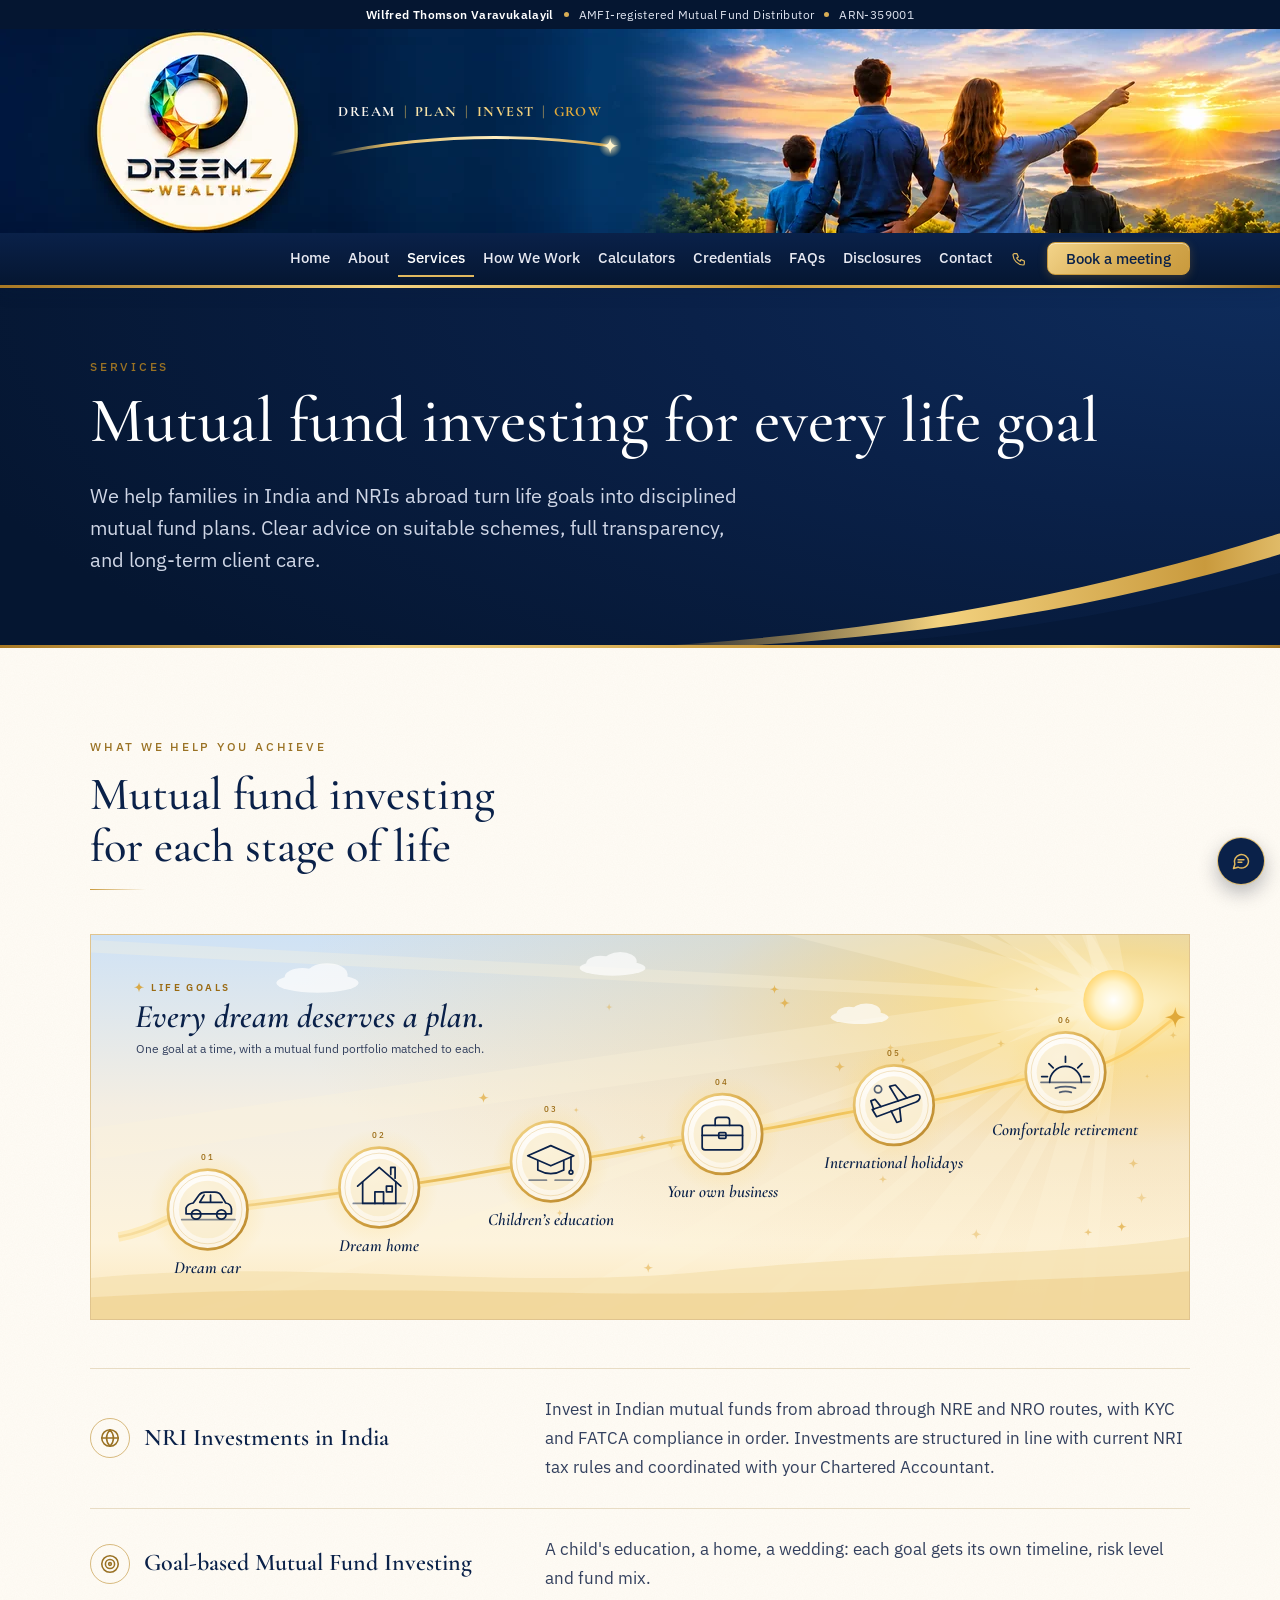
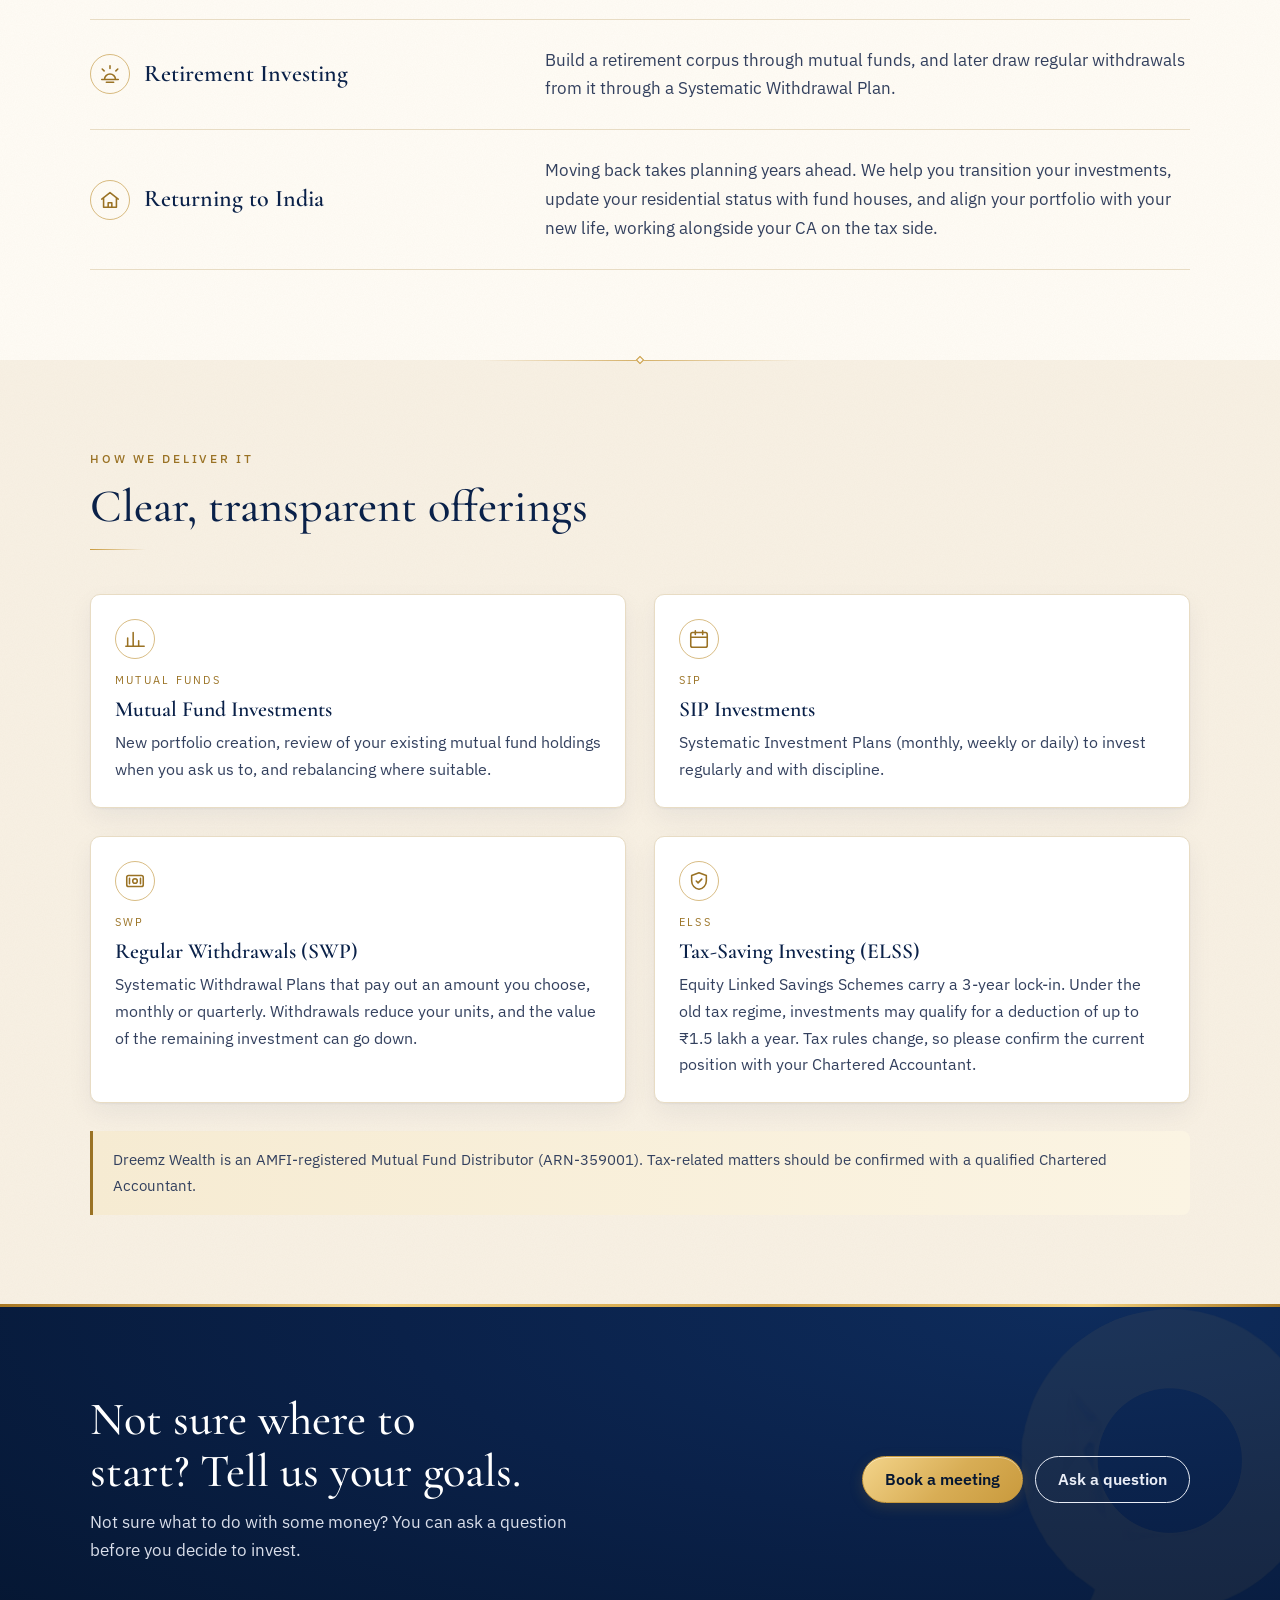
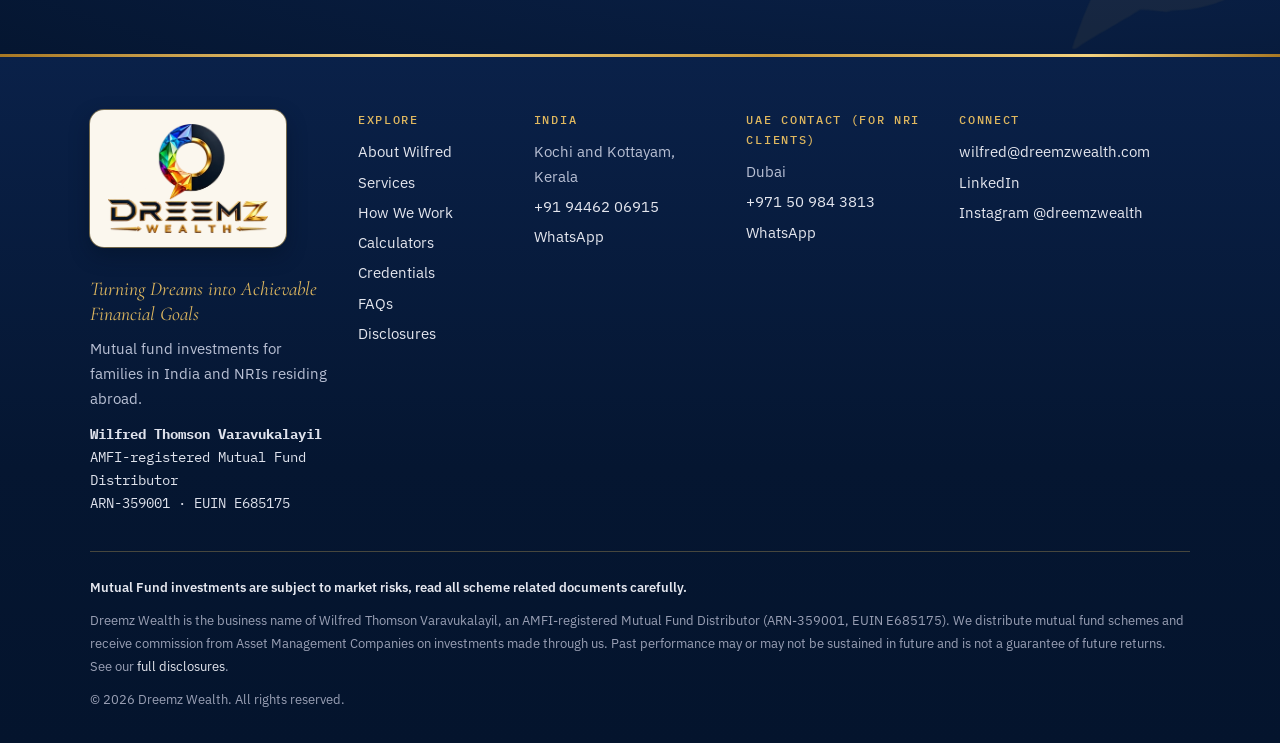
<file: services.html>
<!doctype html>
<html lang="en-IN">
<head>
<meta charset="utf-8">
<meta name="viewport" content="width=device-width, initial-scale=1, viewport-fit=cover">
<title>Services | Dreemz Wealth</title>
<meta name="description" content="NRI investments in India, goal-based mutual fund investing, retirement investing, returning to India, SIPs and Systematic Withdrawal Plans. AMFI-registered Mutual Fund Distributor, ARN-359001.">
<link rel="canonical" href="https://dreemzwealth.com/services.html">
<meta property="og:type" content="website">
<meta property="og:site_name" content="Dreemz Wealth">
<meta property="og:title" content="Services | Dreemz Wealth">
<meta property="og:description" content="NRI investments in India, goal-based mutual fund investing, retirement investing, returning to India, SIPs and Systematic Withdrawal Plans. AMFI-registered Mutual Fund Distributor, ARN-359001.">
<meta property="og:url" content="https://dreemzwealth.com/services.html">
<meta property="og:image" content="https://dreemzwealth.com/assets/img/og-image.jpg">
<meta name="theme-color" content="#0a2149">
<link rel="icon" href="favicon.ico?v=2" sizes="any">
<link rel="shortcut icon" href="favicon.ico?v=2">
<link rel="icon" type="image/png" sizes="32x32" href="assets/img/icon-32.png?v=2">
<link rel="icon" type="image/png" sizes="16x16" href="assets/img/icon-16.png?v=2">
<link rel="apple-touch-icon" sizes="180x180" href="assets/img/icon-180.png?v=2">
<link rel="manifest" href="site.webmanifest">
<link rel="preconnect" href="https://fonts.googleapis.com">
<link rel="preconnect" href="https://fonts.gstatic.com" crossorigin>
<link rel="stylesheet" href="https://fonts.googleapis.com/css2?family=Cormorant+Garamond:ital,wght@0,500;0,600;0,700;1,500;1,600&family=IBM+Plex+Mono:wght@400;500&family=IBM+Plex+Sans:wght@400;500;600&display=swap">
<link rel="stylesheet" href="assets/css/style.css?v=20261125">
</head>
<body>
<a class="skip" href="#main">Skip to content</a>
<div class="id-strip"><div class="wrap"><span>Wilfred Thomson Varavukalayil</span><span class="gold-dot" aria-hidden="true"></span><span>AMFI-registered Mutual Fund Distributor</span><span class="gold-dot" aria-hidden="true"></span><span>ARN-359001</span></div></div>
<div class="banner banner--page">
  <div class="pt-frame">
  <picture>
    <source type="image/webp" srcset="assets/img/banner/page-top-800x128.webp 800w, assets/img/banner/page-top-1280x204.webp 1280w, assets/img/banner/page-top-1920x306.webp 1920w, assets/img/banner/page-top-2168x346.webp 2168w" sizes="(min-width: 1920px) 1920px, 100vw">
    <img src="assets/img/banner/page-top-1280x204.webp" width="1920" height="306" alt="Dreemz Wealth">
  </picture>
  <div class="pt-tag"><p class="tagline"><span class="t-dream">Dream</span><span class="sep" aria-hidden="true">|</span><span class="t-plan">Plan</span><span class="sep" aria-hidden="true">|</span><span class="t-invest">Invest</span><span class="sep" aria-hidden="true">|</span><span class="t-grow">Grow</span></p><svg class="pt-curve" viewBox="0 0 400 44" overflow="visible" aria-hidden="true" focusable="false"><defs><linearGradient id="ptc-g" x1="0" x2="1"><stop offset="0" stop-color="#f3d27f" stop-opacity="0"/><stop offset=".2" stop-color="#e0b65c"/><stop offset=".6" stop-color="#fff0c4"/><stop offset="1" stop-color="#c99a3d"/></linearGradient><radialGradient id="ptc-l"><stop offset="0" stop-color="#fff6dc" stop-opacity=".9"/><stop offset="1" stop-color="#f3d27f" stop-opacity="0"/></radialGradient></defs><path d="M6 34 Q 200 -6 394 22" stroke="url(#ptc-g)" stroke-width="4" fill="none" stroke-linecap="round"/><circle cx="394" cy="22" r="16" fill="url(#ptc-l)"/><path transform="translate(394 22) scale(1.1)" d="M0-10 C1-3 3-1 10 0 C3 1 1 3 0 10 C-1 3-3 1-10 0 C-3-1-1-3 0-10Z" fill="#fff3c9"/></svg></div>
  </div>
</div>
<header class="site-header">
  <div class="wrap">
    <a class="nav-emblem" href="index.html" aria-label="Dreemz Wealth home"><picture><source type="image/webp" srcset="assets/img/brand/logo-h-ivory-84.webp"><img src="assets/img/brand/logo-h-ivory-84.png" width="349" height="84" alt="Dreemz Wealth"></picture></a>
    <button class="nav-toggle" type="button" aria-expanded="false" aria-controls="site-nav"><span class="burger" aria-hidden="true"></span>Menu</button>
    <nav class="nav" id="site-nav" aria-label="Main">
      <a href="index.html">Home</a>
      <a href="about.html">About</a>
      <a href="services.html" aria-current="page">Services</a>
      <a href="how-we-work.html">How We Work</a>
      <a href="calculators.html">Calculators</a>
      <a href="credentials.html">Credentials</a>
      <a href="faqs.html">FAQs</a>
      <a href="disclosures.html">Disclosures</a>
      <a href="contact.html">Contact</a>
      <a class="nav-phone" href="tel:+919446206915" aria-label="Call +91 94462 06915" title="Call +91 94462 06915"><svg viewBox="0 0 24 24" width="16" height="16" fill="none" stroke="currentColor" stroke-width="1.8" stroke-linecap="round" stroke-linejoin="round" aria-hidden="true"><path d="M5 4h4l2 5-2.5 1.5a11 11 0 0 0 5 5L15 13l5 2v4a2 2 0 0 1-2 2A16 16 0 0 1 3 6a2 2 0 0 1 2-2"/></svg><span class="np-num">+91 94462 06915</span></a>
      <a class="btn btn--gold" href="contact.html?type=meeting#booking">Book a meeting</a>
    </nav>
  </div>
</header>
<main id="main">
<section class="hero hero--page">
  <div class="wrap">
    <p class="eyebrow">Services</p>
    <h1>Mutual fund investing for every life goal</h1>
    <p class="lede">We help families in India and NRIs abroad turn life goals into disciplined mutual fund plans. Clear advice on suitable schemes, full transparency, and long-term client care.</p>
  </div>
</section>

<section class="section">
  <div class="wrap">
    <div class="section-head">
      <p class="eyebrow">What we help you achieve</p>
      <h2>Mutual fund investing for each stage of life</h2>
    </div>
    <figure class="goals-fig">
      <svg class="goals-art" xmlns="http://www.w3.org/2000/svg" viewBox="0 0 1600 560" role="img" aria-label="Common life goals on a rising gold path: dream car, dream home, children's education, your own business, international holidays and a comfortable retirement">
<defs>
<linearGradient id="lg-bg" x1="0" y1="0" x2="0" y2="1"><stop offset="0" stop-color="#cfe2f5"/><stop offset=".45" stop-color="#f4eee2"/><stop offset=".8" stop-color="#fdf3dc"/><stop offset="1" stop-color="#fbe6b8"/></linearGradient>
<radialGradient id="lg-dawn" cx=".93" cy=".18" r=".75"><stop offset="0" stop-color="#fff7d6" stop-opacity="1"/><stop offset=".18" stop-color="#ffd977" stop-opacity=".75"/><stop offset=".5" stop-color="#f7c45f" stop-opacity=".22"/><stop offset="1" stop-color="#f7c45f" stop-opacity="0"/></radialGradient>
<linearGradient id="lg-path" x1="0" x2="1"><stop offset="0" stop-color="#d8a948" stop-opacity=".25"/><stop offset=".3" stop-color="#d8a948"/><stop offset=".75" stop-color="#e9b84c"/><stop offset="1" stop-color="#f7c45f"/></linearGradient>
<radialGradient id="lg-med" cx=".4" cy=".3" r=".85"><stop offset="0" stop-color="#ffffff"/><stop offset="1" stop-color="#fbf1dc"/></radialGradient>
<linearGradient id="lg-ring" x1="0" y1="0" x2="1" y2="1"><stop offset="0" stop-color="#f7dc93"/><stop offset=".45" stop-color="#d8a948"/><stop offset="1" stop-color="#b8862d"/></linearGradient>
<radialGradient id="lg-glow"><stop offset="0" stop-color="#ffd977" stop-opacity=".55"/><stop offset="1" stop-color="#ffd977" stop-opacity="0"/></radialGradient>
<radialGradient id="lg-sun" cx=".5" cy=".5" r=".5"><stop offset="0" stop-color="#ffffff"/><stop offset=".6" stop-color="#fff3c9"/><stop offset="1" stop-color="#ffd977"/></radialGradient>
</defs>
<rect width="1600" height="560" fill="url(#lg-bg)"/><rect width="1600" height="560" fill="url(#lg-dawn)"/>
<path d="M1490 95L1359 1589" stroke="#fff6dc" stroke-width="18" opacity=".28"/>
<path d="M1490 95L1077 1537" stroke="#fff6dc" stroke-width="46" opacity=".28"/>
<path d="M1490 95L809 1432" stroke="#fff6dc" stroke-width="18" opacity=".28"/>
<path d="M1490 95L567 1277" stroke="#fff6dc" stroke-width="46" opacity=".28"/>
<path d="M1490 95L358 1079" stroke="#fff6dc" stroke-width="18" opacity=".28"/>
<path d="M1490 95L191 845" stroke="#fff6dc" stroke-width="46" opacity=".28"/>
<path d="M1490 95L72 583" stroke="#fff6dc" stroke-width="18" opacity=".28"/>
<path d="M1490 95L5 304" stroke="#fff6dc" stroke-width="46" opacity=".28"/>
<path d="M1490 95L-8 16" stroke="#fff6dc" stroke-width="18" opacity=".28"/>
<path d="M1490 95L35 -268" stroke="#fff6dc" stroke-width="46" opacity=".28"/>
<path d="M1490 95L131 -539" stroke="#fff6dc" stroke-width="18" opacity=".28"/>
<path d="M1490 95L276 -787" stroke="#fff6dc" stroke-width="46" opacity=".28"/>
<path d="M1490 95L467 -1002" stroke="#fff6dc" stroke-width="18" opacity=".28"/>
<path d="M1490 95L695 -1177" stroke="#fff6dc" stroke-width="46" opacity=".28"/>
<path d="M1490 95L952 -1305" stroke="#fff6dc" stroke-width="18" opacity=".28"/>
<path d="M1490 95L1230 -1382" stroke="#fff6dc" stroke-width="46" opacity=".28"/>
<circle cx="1490" cy="95" r="44" fill="url(#lg-sun)"/>
<g opacity=".7" transform="translate(330 70) scale(1)"><ellipse cx="0" cy="0" rx="60" ry="14" fill="#fff"/><ellipse cx="-22" cy="-8" rx="26" ry="14" fill="#fff"/><ellipse cx="14" cy="-12" rx="30" ry="17" fill="#fff"/></g>
<g opacity=".7" transform="translate(760 48) scale(0.8)"><ellipse cx="0" cy="0" rx="60" ry="14" fill="#fff"/><ellipse cx="-22" cy="-8" rx="26" ry="14" fill="#fff"/><ellipse cx="14" cy="-12" rx="30" ry="17" fill="#fff"/></g>
<g opacity=".7" transform="translate(1120 120) scale(0.7)"><ellipse cx="0" cy="0" rx="60" ry="14" fill="#fff"/><ellipse cx="-22" cy="-8" rx="26" ry="14" fill="#fff"/><ellipse cx="14" cy="-12" rx="30" ry="17" fill="#fff"/></g>
<path transform="translate(755 105) scale(0.53)" d="M0-10 C1-3 3-1 10 0 C3 1 1 3 0 10 C-1 3-3 1-10 0 C-3-1-1-3 0-10Z" fill="#e0a93a" opacity="0.42"/>
<path transform="translate(572 237) scale(0.76)" d="M0-10 C1-3 3-1 10 0 C3 1 1 3 0 10 C-1 3-3 1-10 0 C-3-1-1-3 0-10Z" fill="#e0a93a" opacity="0.71"/>
<path transform="translate(1326 158) scale(0.59)" d="M0-10 C1-3 3-1 10 0 C3 1 1 3 0 10 C-1 3-3 1-10 0 C-3-1-1-3 0-10Z" fill="#e0a93a" opacity="0.47"/>
<path transform="translate(1502 425) scale(0.71)" d="M0-10 C1-3 3-1 10 0 C3 1 1 3 0 10 C-1 3-3 1-10 0 C-3-1-1-3 0-10Z" fill="#e0a93a" opacity="0.71"/>
<path transform="translate(1290 436) scale(0.75)" d="M0-10 C1-3 3-1 10 0 C3 1 1 3 0 10 C-1 3-3 1-10 0 C-3-1-1-3 0-10Z" fill="#e0a93a" opacity="0.39"/>
<path transform="translate(1154 356) scale(0.58)" d="M0-10 C1-3 3-1 10 0 C3 1 1 3 0 10 C-1 3-3 1-10 0 C-3-1-1-3 0-10Z" fill="#e0a93a" opacity="0.43"/>
<path transform="translate(1011 99) scale(0.77)" d="M0-10 C1-3 3-1 10 0 C3 1 1 3 0 10 C-1 3-3 1-10 0 C-3-1-1-3 0-10Z" fill="#e0a93a" opacity="0.74"/>
<path transform="translate(1091 192) scale(0.76)" d="M0-10 C1-3 3-1 10 0 C3 1 1 3 0 10 C-1 3-3 1-10 0 C-3-1-1-3 0-10Z" fill="#e0a93a" opacity="0.61"/>
<path transform="translate(1453 433) scale(0.58)" d="M0-10 C1-3 3-1 10 0 C3 1 1 3 0 10 C-1 3-3 1-10 0 C-3-1-1-3 0-10Z" fill="#e0a93a" opacity="0.54"/>
<path transform="translate(1147 250) scale(0.42)" d="M0-10 C1-3 3-1 10 0 C3 1 1 3 0 10 C-1 3-3 1-10 0 C-3-1-1-3 0-10Z" fill="#e0a93a" opacity="0.49"/>
<path transform="translate(1378 79) scale(0.37)" d="M0-10 C1-3 3-1 10 0 C3 1 1 3 0 10 C-1 3-3 1-10 0 C-3-1-1-3 0-10Z" fill="#e0a93a" opacity="0.63"/>
<path transform="translate(803 295) scale(0.56)" d="M0-10 C1-3 3-1 10 0 C3 1 1 3 0 10 C-1 3-3 1-10 0 C-3-1-1-3 0-10Z" fill="#e0a93a" opacity="0.50"/>
<path transform="translate(1577 146) scale(0.54)" d="M0-10 C1-3 3-1 10 0 C3 1 1 3 0 10 C-1 3-3 1-10 0 C-3-1-1-3 0-10Z" fill="#e0a93a" opacity="0.44"/>
<path transform="translate(1183 182) scale(0.51)" d="M0-10 C1-3 3-1 10 0 C3 1 1 3 0 10 C-1 3-3 1-10 0 C-3-1-1-3 0-10Z" fill="#e0a93a" opacity="0.69"/>
<path transform="translate(846 306) scale(0.76)" d="M0-10 C1-3 3-1 10 0 C3 1 1 3 0 10 C-1 3-3 1-10 0 C-3-1-1-3 0-10Z" fill="#e0a93a" opacity="0.40"/>
<path transform="translate(1165 164) scale(0.50)" d="M0-10 C1-3 3-1 10 0 C3 1 1 3 0 10 C-1 3-3 1-10 0 C-3-1-1-3 0-10Z" fill="#e0a93a" opacity="0.43"/>
<path transform="translate(996 79) scale(0.66)" d="M0-10 C1-3 3-1 10 0 C3 1 1 3 0 10 C-1 3-3 1-10 0 C-3-1-1-3 0-10Z" fill="#e0a93a" opacity="0.75"/>
<path transform="translate(1531 383) scale(0.78)" d="M0-10 C1-3 3-1 10 0 C3 1 1 3 0 10 C-1 3-3 1-10 0 C-3-1-1-3 0-10Z" fill="#e0a93a" opacity="0.36"/>
<path transform="translate(812 485) scale(0.70)" d="M0-10 C1-3 3-1 10 0 C3 1 1 3 0 10 C-1 3-3 1-10 0 C-3-1-1-3 0-10Z" fill="#e0a93a" opacity="0.53"/>
<path transform="translate(1519 333) scale(0.72)" d="M0-10 C1-3 3-1 10 0 C3 1 1 3 0 10 C-1 3-3 1-10 0 C-3-1-1-3 0-10Z" fill="#e0a93a" opacity="0.48"/>
<path transform="translate(707 255) scale(0.41)" d="M0-10 C1-3 3-1 10 0 C3 1 1 3 0 10 C-1 3-3 1-10 0 C-3-1-1-3 0-10Z" fill="#e0a93a" opacity="0.52"/>
<path transform="translate(1539 206) scale(0.35)" d="M0-10 C1-3 3-1 10 0 C3 1 1 3 0 10 C-1 3-3 1-10 0 C-3-1-1-3 0-10Z" fill="#e0a93a" opacity="0.37"/>
<path transform="translate(683 405) scale(0.51)" d="M0-10 C1-3 3-1 10 0 C3 1 1 3 0 10 C-1 3-3 1-10 0 C-3-1-1-3 0-10Z" fill="#e0a93a" opacity="0.48"/>
<path d="M0 560 V500 C 300 470 600 520 900 490 C 1200 460 1400 470 1600 440 V560 Z" fill="#f6e2b0" opacity=".7"/>
<path d="M0 560 V528 C 400 500 800 540 1200 512 C 1400 498 1500 500 1600 490 V560 Z" fill="#efd08a" opacity=".55"/>
<path d="M40 440 C 100 430 120 400 170 400 C 280 390 310 382 420 368 C 530 358 560 344 670 330 C 780 320 810 304 920 290 C 1030 280 1060 262 1170 248 C 1280 238 1310 214 1420 200 C 1500 192 1540 150 1580 120" stroke="url(#lg-path)" stroke-width="4" fill="none"/>
<path d="M40 440 C 100 430 120 400 170 400 C 280 390 310 382 420 368 C 530 358 560 344 670 330 C 780 320 810 304 920 290 C 1030 280 1060 262 1170 248 C 1280 238 1310 214 1420 200 C 1500 192 1540 150 1580 120" stroke="#ffd977" stroke-width="14" fill="none" opacity=".35"/>
<circle cx="1580" cy="120" r="26" fill="url(#lg-glow)"/><path transform="translate(1580 120) scale(1.5)" d="M0-10 C1-3 3-1 10 0 C3 1 1 3 0 10 C-1 3-3 1-10 0 C-3-1-1-3 0-10Z" fill="#e0a93a"/>
<circle cx="170" cy="400" r="86" fill="url(#lg-glow)"/>
<circle cx="170" cy="400" r="58" fill="url(#lg-med)" stroke="url(#lg-ring)" stroke-width="4"/>
<circle cx="170" cy="400" r="50" fill="none" stroke="#d8a948" stroke-width=".8" opacity=".55"/>
<circle cx="170" cy="400" r="42" fill="#f8e7bd" opacity=".55"/>
<g transform="translate(170 400) scale(1.05)" fill="none" stroke="#0a2149" stroke-width="2.4" stroke-linecap="round" stroke-linejoin="round"><path d="M-30 6 V-2 Q-28 -8 -20 -9 L-12 -20 Q-9 -24 -3 -24 H10 Q16 -24 19 -19 L25 -9 Q32 -8 33 -1 V6 Z"/><path d="M-10 -10 H20 M-11 -10 L-5 -20 M4 -20 V-10"/><circle cx="-16" cy="7" r="6.5"/><circle cx="19" cy="7" r="6.5"/><path d="M-36 14 H38" opacity=".5"/></g>
<text x="170" y="492" text-anchor="middle" font-family="Cormorant Garamond, Georgia, serif" font-style="italic" font-weight="600" font-size="25" fill="#0a2149">Dream car</text>
<text x="170" y="328" text-anchor="middle" font-family="IBM Plex Sans, Arial, sans-serif" font-weight="500" font-size="12" letter-spacing="3" fill="#9a6a12">01</text>
<circle cx="420" cy="368" r="86" fill="url(#lg-glow)"/>
<circle cx="420" cy="368" r="58" fill="url(#lg-med)" stroke="url(#lg-ring)" stroke-width="4"/>
<circle cx="420" cy="368" r="50" fill="none" stroke="#d8a948" stroke-width=".8" opacity=".55"/>
<circle cx="420" cy="368" r="42" fill="#f8e7bd" opacity=".55"/>
<g transform="translate(420 368) scale(1.05)" fill="none" stroke="#0a2149" stroke-width="2.4" stroke-linecap="round" stroke-linejoin="round"><path d="M-30 -2 L0 -28 L30 -2"/><path d="M-23 -8 V22 H23 V-8"/><path d="M-6 22 V6 H6 V22"/><rect x="10" y="-2" width="8" height="8"/><path d="M16 -18 V-28 H22 V-13"/><path d="M-36 22 H36" opacity=".5"/></g>
<text x="420" y="460" text-anchor="middle" font-family="Cormorant Garamond, Georgia, serif" font-style="italic" font-weight="600" font-size="25" fill="#0a2149">Dream home</text>
<text x="420" y="296" text-anchor="middle" font-family="IBM Plex Sans, Arial, sans-serif" font-weight="500" font-size="12" letter-spacing="3" fill="#9a6a12">02</text>
<circle cx="670" cy="330" r="86" fill="url(#lg-glow)"/>
<circle cx="670" cy="330" r="58" fill="url(#lg-med)" stroke="url(#lg-ring)" stroke-width="4"/>
<circle cx="670" cy="330" r="50" fill="none" stroke="#d8a948" stroke-width=".8" opacity=".55"/>
<circle cx="670" cy="330" r="42" fill="#f8e7bd" opacity=".55"/>
<g transform="translate(670 330) scale(1.05)" fill="none" stroke="#0a2149" stroke-width="2.4" stroke-linecap="round" stroke-linejoin="round"><path d="M-32 -8 L0 -22 L32 -8 L0 6 Z"/><path d="M-18 -1 V12 Q0 22 18 12 V-1"/><path d="M28 -6 V12"/><circle cx="28" cy="15" r="2.6"/><path d="M-30 26 H-6 M6 26 H30" opacity=".5"/></g>
<text x="670" y="422" text-anchor="middle" font-family="Cormorant Garamond, Georgia, serif" font-style="italic" font-weight="600" font-size="25" fill="#0a2149">Children&#8217;s education</text>
<text x="670" y="258" text-anchor="middle" font-family="IBM Plex Sans, Arial, sans-serif" font-weight="500" font-size="12" letter-spacing="3" fill="#9a6a12">03</text>
<circle cx="920" cy="290" r="86" fill="url(#lg-glow)"/>
<circle cx="920" cy="290" r="58" fill="url(#lg-med)" stroke="url(#lg-ring)" stroke-width="4"/>
<circle cx="920" cy="290" r="50" fill="none" stroke="#d8a948" stroke-width=".8" opacity=".55"/>
<circle cx="920" cy="290" r="42" fill="#f8e7bd" opacity=".55"/>
<g transform="translate(920 290) scale(1.05)" fill="none" stroke="#0a2149" stroke-width="2.4" stroke-linecap="round" stroke-linejoin="round"><rect x="-28" y="-12" width="56" height="34" rx="4"/><path d="M-10 -12 V-19 Q-10 -23 -6 -23 H6 Q10 -23 10 -19 V-12"/><path d="M-28 2 H28"/><rect x="-5" y="-2" width="10" height="8" rx="1.5"/></g>
<text x="920" y="382" text-anchor="middle" font-family="Cormorant Garamond, Georgia, serif" font-style="italic" font-weight="600" font-size="25" fill="#0a2149">Your own business</text>
<text x="920" y="218" text-anchor="middle" font-family="IBM Plex Sans, Arial, sans-serif" font-weight="500" font-size="12" letter-spacing="3" fill="#9a6a12">04</text>
<circle cx="1170" cy="248" r="86" fill="url(#lg-glow)"/>
<circle cx="1170" cy="248" r="58" fill="url(#lg-med)" stroke="url(#lg-ring)" stroke-width="4"/>
<circle cx="1170" cy="248" r="50" fill="none" stroke="#d8a948" stroke-width=".8" opacity=".55"/>
<circle cx="1170" cy="248" r="42" fill="#f8e7bd" opacity=".55"/>
<g transform="translate(1170 248) scale(1.05)" fill="none" stroke="#0a2149" stroke-width="2.4" stroke-linecap="round" stroke-linejoin="round"><path d="M-30 6 L30 -14 Q37 -16 36 -10 Q35 -6 30 -4 L-24 16 Z"/><path d="M6 -6 L-6 -26 L2 -28 L18 -10"/><path d="M-4 8 L4 24 L10 22 L8 4"/><path d="M-28 6 L-32 -6 L-26 -8 L-18 2"/><circle cx="-22" cy="-22" r="5" opacity=".7"/></g>
<text x="1170" y="340" text-anchor="middle" font-family="Cormorant Garamond, Georgia, serif" font-style="italic" font-weight="600" font-size="25" fill="#0a2149">International holidays</text>
<text x="1170" y="176" text-anchor="middle" font-family="IBM Plex Sans, Arial, sans-serif" font-weight="500" font-size="12" letter-spacing="3" fill="#9a6a12">05</text>
<circle cx="1420" cy="200" r="86" fill="url(#lg-glow)"/>
<circle cx="1420" cy="200" r="58" fill="url(#lg-med)" stroke="url(#lg-ring)" stroke-width="4"/>
<circle cx="1420" cy="200" r="50" fill="none" stroke="#d8a948" stroke-width=".8" opacity=".55"/>
<circle cx="1420" cy="200" r="42" fill="#f8e7bd" opacity=".55"/>
<g transform="translate(1420 200) scale(1.05)" fill="none" stroke="#0a2149" stroke-width="2.4" stroke-linecap="round" stroke-linejoin="round"><path d="M-34 14 H34" opacity=".6"/><path d="M-22 14 A22 22 0 0 1 22 14"/><path d="M0 -14 V-22 M-17 -6 L-23 -12 M17 -6 L23 -12 M-25 6 H-33 M25 6 H33"/><path d="M-14 22 Q0 18 14 22 M-8 28 Q0 25 8 28" opacity=".7"/></g>
<text x="1420" y="292" text-anchor="middle" font-family="Cormorant Garamond, Georgia, serif" font-style="italic" font-weight="600" font-size="25" fill="#0a2149">Comfortable retirement</text>
<text x="1420" y="128" text-anchor="middle" font-family="IBM Plex Sans, Arial, sans-serif" font-weight="500" font-size="12" letter-spacing="3" fill="#9a6a12">06</text>
<g font-family="IBM Plex Sans, Arial, sans-serif"><path transform="translate(70 76) scale(.75)" d="M0-10 C1-3 3-1 10 0 C3 1 1 3 0 10 C-1 3-3 1-10 0 C-3-1-1-3 0-10Z" fill="#d8a948"/><text x="88" y="81" font-size="14" font-weight="600" letter-spacing="3.5" fill="#9a6a12">LIFE GOALS</text></g>
<text x="64" y="134" font-family="Cormorant Garamond, Georgia, serif" font-style="italic" font-weight="600" font-size="48" fill="#0a2149">Every dream deserves a plan.</text>
<text x="66" y="172" font-family="IBM Plex Sans, Arial, sans-serif" font-size="17" fill="#33405e">One goal at a time, with a mutual fund portfolio matched to each.</text>
</svg>
      <figcaption class="goals-m">
        <p class="eyebrow">Life goals</p>
        <p class="goals-m-h">Every dream deserves a plan.</p>
        <ol><li><svg viewBox="-40 -40 80 80" aria-hidden="true"><circle r="36" fill="#fffdf8" stroke="#c99a3d" stroke-width="2.5"/><circle r="28" fill="#f8e7bd" opacity=".55"/><g fill="none" stroke="#0a2149" stroke-width="2.6" stroke-linecap="round" stroke-linejoin="round" transform="scale(.82)"><path d="M-30 6 V-2 Q-28 -8 -20 -9 L-12 -20 Q-9 -24 -3 -24 H10 Q16 -24 19 -19 L25 -9 Q32 -8 33 -1 V6 Z"/><path d="M-10 -10 H20 M-11 -10 L-5 -20 M4 -20 V-10"/><circle cx="-16" cy="7" r="6.5"/><circle cx="19" cy="7" r="6.5"/><path d="M-36 14 H38" opacity=".5"/></g></svg><span>Dream car</span></li><li><svg viewBox="-40 -40 80 80" aria-hidden="true"><circle r="36" fill="#fffdf8" stroke="#c99a3d" stroke-width="2.5"/><circle r="28" fill="#f8e7bd" opacity=".55"/><g fill="none" stroke="#0a2149" stroke-width="2.6" stroke-linecap="round" stroke-linejoin="round" transform="scale(.82)"><path d="M-30 -2 L0 -28 L30 -2"/><path d="M-23 -8 V22 H23 V-8"/><path d="M-6 22 V6 H6 V22"/><rect x="10" y="-2" width="8" height="8"/><path d="M16 -18 V-28 H22 V-13"/><path d="M-36 22 H36" opacity=".5"/></g></svg><span>Dream home</span></li><li><svg viewBox="-40 -40 80 80" aria-hidden="true"><circle r="36" fill="#fffdf8" stroke="#c99a3d" stroke-width="2.5"/><circle r="28" fill="#f8e7bd" opacity=".55"/><g fill="none" stroke="#0a2149" stroke-width="2.6" stroke-linecap="round" stroke-linejoin="round" transform="scale(.82)"><path d="M-32 -8 L0 -22 L32 -8 L0 6 Z"/><path d="M-18 -1 V12 Q0 22 18 12 V-1"/><path d="M28 -6 V12"/><circle cx="28" cy="15" r="2.6"/><path d="M-30 26 H-6 M6 26 H30" opacity=".5"/></g></svg><span>Children&rsquo;s education</span></li><li><svg viewBox="-40 -40 80 80" aria-hidden="true"><circle r="36" fill="#fffdf8" stroke="#c99a3d" stroke-width="2.5"/><circle r="28" fill="#f8e7bd" opacity=".55"/><g fill="none" stroke="#0a2149" stroke-width="2.6" stroke-linecap="round" stroke-linejoin="round" transform="scale(.82)"><rect x="-28" y="-12" width="56" height="34" rx="4"/><path d="M-10 -12 V-19 Q-10 -23 -6 -23 H6 Q10 -23 10 -19 V-12"/><path d="M-28 2 H28"/><rect x="-5" y="-2" width="10" height="8" rx="1.5"/></g></svg><span>Your own business</span></li><li><svg viewBox="-40 -40 80 80" aria-hidden="true"><circle r="36" fill="#fffdf8" stroke="#c99a3d" stroke-width="2.5"/><circle r="28" fill="#f8e7bd" opacity=".55"/><g fill="none" stroke="#0a2149" stroke-width="2.6" stroke-linecap="round" stroke-linejoin="round" transform="scale(.82)"><path d="M-30 6 L30 -14 Q37 -16 36 -10 Q35 -6 30 -4 L-24 16 Z"/><path d="M6 -6 L-6 -26 L2 -28 L18 -10"/><path d="M-4 8 L4 24 L10 22 L8 4"/><path d="M-28 6 L-32 -6 L-26 -8 L-18 2"/><circle cx="-22" cy="-22" r="5" opacity=".7"/></g></svg><span>International holidays</span></li><li><svg viewBox="-40 -40 80 80" aria-hidden="true"><circle r="36" fill="#fffdf8" stroke="#c99a3d" stroke-width="2.5"/><circle r="28" fill="#f8e7bd" opacity=".55"/><g fill="none" stroke="#0a2149" stroke-width="2.6" stroke-linecap="round" stroke-linejoin="round" transform="scale(.82)"><path d="M-34 14 H34" opacity=".6"/><path d="M-22 14 A22 22 0 0 1 22 14"/><path d="M0 -14 V-22 M-17 -6 L-23 -12 M17 -6 L23 -12 M-25 6 H-33 M25 6 H33"/><path d="M-14 22 Q0 18 14 22 M-8 28 Q0 25 8 28" opacity=".7"/></g></svg><span>Comfortable retirement</span></li></ol>
      </figcaption>
    </figure>
    <div class="svc-list">
      <div class="svc has-ico" id="nri">
        <h3><span class="ico" aria-hidden="true"><svg viewBox="0 0 24 24" fill="none" stroke="currentColor" stroke-width="1.7" stroke-linecap="round" stroke-linejoin="round"><circle cx="12" cy="12" r="9"/><path d="M3 12h18M12 3c2.5 2.7 3.8 5.7 3.8 9s-1.3 6.3-3.8 9c-2.5-2.7-3.8-5.7-3.8-9S9.5 5.7 12 3z"/></svg></span>NRI Investments in India</h3>
        <p>Invest in Indian mutual funds from abroad through NRE and NRO routes, with KYC and FATCA compliance in order. Investments are structured in line with current NRI tax rules and coordinated with your Chartered Accountant.</p>
      </div>
      <div class="svc has-ico" id="goals">
        <h3><span class="ico" aria-hidden="true"><svg viewBox="0 0 24 24" fill="none" stroke="currentColor" stroke-width="1.7" stroke-linecap="round" stroke-linejoin="round"><circle cx="12" cy="12" r="9"/><circle cx="12" cy="12" r="5"/><circle cx="12" cy="12" r="1.5"/></svg></span>Goal-based Mutual Fund Investing</h3>
        <p>A child's education, a home, a wedding: each goal gets its own timeline, risk level and fund mix.</p>
      </div>
      <div class="svc has-ico" id="retirement">
        <h3><span class="ico" aria-hidden="true"><svg viewBox="0 0 24 24" fill="none" stroke="currentColor" stroke-width="1.7" stroke-linecap="round" stroke-linejoin="round"><path d="M3 18h18M6 18a6 6 0 0 1 12 0M12 6V3M5.6 8.6 3.5 6.5M18.4 8.6l2.1-2.1M8 21h8"/></svg></span>Retirement Investing</h3>
        <p>Build a retirement corpus through mutual funds, and later draw regular withdrawals from it through a Systematic Withdrawal Plan.</p>
      </div>
      <div class="svc has-ico" id="returning">
        <h3><span class="ico" aria-hidden="true"><svg viewBox="0 0 24 24" fill="none" stroke="currentColor" stroke-width="1.7" stroke-linecap="round" stroke-linejoin="round"><path d="M3 11l9-7 9 7M5 10v10h14V10"/><path d="M10 20v-5h4v5"/></svg></span>Returning to India</h3>
        <p>Moving back takes planning years ahead. We help you transition your investments, update your residential status with fund houses, and align your portfolio with your new life, working alongside your CA on the tax side.</p>
      </div>
    </div>
  </div>
</section>

<section class="section section--paper">
  <div class="wrap">
    <div class="section-head">
      <p class="eyebrow">How we deliver it</p>
      <h2>Clear, transparent offerings</h2>
    </div>
    <div class="grid grid-2">
      <div class="offer">
        <span class="ico" aria-hidden="true"><svg viewBox="0 0 24 24" fill="none" stroke="currentColor" stroke-width="1.7" stroke-linecap="round" stroke-linejoin="round"><path d="M4 20V11M10 20V5M16 20v-6M2 20h20"/></svg></span><span class="tag">Mutual Funds</span>
        <h3>Mutual Fund Investments</h3>
        <p>New portfolio creation, review of your existing mutual fund holdings when you ask us to, and rebalancing where suitable.</p>
      </div>
      <div class="offer">
        <span class="ico" aria-hidden="true"><svg viewBox="0 0 24 24" fill="none" stroke="currentColor" stroke-width="1.7" stroke-linecap="round" stroke-linejoin="round"><rect x="3" y="5" width="18" height="16" rx="2"/><path d="M3 10h18M8 3v4M16 3v4"/></svg></span><span class="tag">SIP</span>
        <h3>SIP Investments</h3>
        <p>Systematic Investment Plans (monthly, weekly or daily) to invest regularly and with discipline.</p>
      </div>
      <div class="offer">
        <span class="ico" aria-hidden="true"><svg viewBox="0 0 24 24" fill="none" stroke="currentColor" stroke-width="1.7" stroke-linecap="round" stroke-linejoin="round"><rect x="3" y="6" width="18" height="12" rx="2"/><circle cx="12" cy="12" r="2.5"/><path d="M6 9v6M18 9v6"/></svg></span><span class="tag">SWP</span>
        <h3>Regular Withdrawals (SWP)</h3>
        <p>Systematic Withdrawal Plans that pay out an amount you choose, monthly or quarterly. Withdrawals reduce your units, and the value of the remaining investment can go down.</p>
      </div>
      <div class="offer">
        <span class="ico" aria-hidden="true"><svg viewBox="0 0 24 24" fill="none" stroke="currentColor" stroke-width="1.7" stroke-linecap="round" stroke-linejoin="round"><path d="M12 3l8 3v6c0 4.5-3.4 8.3-8 9-4.6-.7-8-4.5-8-9V6l8-3z"/><path d="M9 12l2 2 4-4"/></svg></span><span class="tag">ELSS</span>
        <h3>Tax-Saving Investing (ELSS)</h3>
        <p>Equity Linked Savings Schemes carry a 3-year lock-in. Under the old tax regime, investments may qualify for a deduction of up to &#8377;1.5 lakh a year. Tax rules change, so please confirm the current position with your Chartered Accountant.</p>
      </div>
    </div>
    <p class="note" style="margin-top:28px">Dreemz Wealth is an AMFI-registered Mutual Fund Distributor (ARN-359001). Tax-related matters should be confirmed with a qualified Chartered Accountant.</p>
  </div>
</section>

<section class="section section--ink cta-band">
  <div class="wrap">
    <div class="stack cta-text">
      <h2>Not sure where to start? Tell us your goals.</h2>
      <p class="cta-sub">Not sure what to do with some money? You can ask a question before you decide to invest.</p>
    </div>
    <div class="btn-row">
      <a class="btn btn--gold" href="contact.html?type=meeting#booking">Book a meeting</a>
      <a class="btn btn--ghost" href="contact.html?type=question#enquiry">Ask a question</a>
    </div>
  </div>
</section>
</main>
<footer class="site-footer">
  <div class="wrap">
    <div class="foot-grid">
      <div class="foot-brand">
        <a class="foot-logo" href="index.html" aria-label="Dreemz Wealth home"><picture><source type="image/webp" srcset="assets/img/brand/logo-stacked-ivory-380.webp"><img src="assets/img/brand/logo-stacked-ivory-380.png" width="340" height="231" alt="Dreemz Wealth" loading="lazy"></picture></a>
        <p class="foot-tag">Turning Dreams into Achievable Financial Goals</p>
        <p>Mutual fund investments for families in India and NRIs residing abroad.</p>
        <p class="reg"><b>Wilfred Thomson Varavukalayil</b><br>AMFI-registered Mutual Fund Distributor<br>ARN-359001 &middot; EUIN E685175</p>
      </div>
      <div>
        <h4>Explore</h4>
        <ul>
          <li><a href="about.html">About Wilfred</a></li>
          <li><a href="services.html">Services</a></li>
          <li><a href="how-we-work.html">How We Work</a></li>
          <li><a href="calculators.html">Calculators</a></li>
          <li><a href="credentials.html">Credentials</a></li>
          <li><a href="faqs.html">FAQs</a></li>
          <li><a href="disclosures.html">Disclosures</a></li>
        </ul>
      </div>
      <div>
        <h4>India</h4>
        <ul>
          <li>Kochi and Kottayam, Kerala</li>
          <li><a href="tel:+919446206915">+91 94462 06915</a></li>
          <li><a href="https://wa.me/919446206915" target="_blank" rel="noopener">WhatsApp</a></li>
        </ul>
      </div>
      <div>
        <h4>UAE contact (for NRI clients)</h4>
        <ul>
          <li>Dubai</li>
          <li><a href="tel:+971509843813">+971 50 984 3813</a></li>
          <li><a href="https://wa.me/971509843813" target="_blank" rel="noopener">WhatsApp</a></li>
        </ul>
      </div>
      <div>
        <h4>Connect</h4>
        <ul>
          <li><a href="mailto:wilfred@dreemzwealth.com">wilfred@dreemzwealth.com</a></li>
          <li><a href="https://www.linkedin.com/in/wilfred-thomson/" target="_blank" rel="noopener">LinkedIn</a></li>
          <li><a href="https://www.instagram.com/dreemzwealth/" target="_blank" rel="noopener">Instagram @dreemzwealth</a></li>
        </ul>
      </div>
    </div>
    <div class="disclaimer">
      <p><strong>Mutual Fund investments are subject to market risks, read all scheme related documents carefully.</strong></p>
      <p>Dreemz Wealth is the business name of Wilfred Thomson Varavukalayil, an AMFI-registered Mutual Fund Distributor (ARN-359001, EUIN E685175). We distribute mutual fund schemes and receive commission from Asset Management Companies on investments made through us. Past performance may or may not be sustained in future and is not a guarantee of future returns. See our <a href="disclosures.html">full disclosures</a>.</p>
      <p>&copy; <span data-year>2026</span> Dreemz Wealth. All rights reserved.</p>
    </div>
  </div>
</footer>
<a class="wa-float" href="https://wa.me/919446206915" target="_blank" rel="noopener" aria-label="Chat with Wilfred on WhatsApp" title="Chat on WhatsApp"><svg viewBox="0 0 24 24" width="22" height="22" fill="none" stroke="currentColor" stroke-width="1.8" stroke-linecap="round" stroke-linejoin="round" aria-hidden="true"><path d="M21 12a8.5 8.5 0 0 1-12.6 7.4L3 21l1.6-5.2A8.5 8.5 0 1 1 21 12z"/><path d="M8.5 10.5h7M8.5 13.5h4.5"/></svg><span>WhatsApp</span></a>
<script src="assets/js/config.js?v=20261125"></script>
<script src="assets/js/main.js?v=20261125"></script>
</body>
</html>
</file>
<file: assets/css/style.css>
/* Dreemz Wealth — site styles (v2 theme: navy, gold, ivory)
   Layout: ivory brand bar (inner pages) or full-width brand banner (home), sticky navy menu bar
   with a gold rule, navy hero bands with a gold swoosh, content sections alternating ivory tones,
   deep-navy footer. Single light theme by design (brand artwork is on ivory). */
:root {
  color-scheme: light;
  --ink: #0a2149;          /* brand navy, deepened in v2.10 (was #0b2a5b) */
  --ink-2: #0e2c5c;
  --ink-deep: #051631;
  --ink-soft: #33405e;
  --paper: #f8f1e4;        /* ivory, a shade deeper for alternate sections */
  --white: #fffcf6;        /* page ivory */
  --card: #ffffff;
  --line: #e8dcc4;
  --muted: #5a6480;
  --gold: #9a7224;         /* text-safe gold on ivory */
  --gold-bright: #e0b85f;  /* gold on navy */
  --gold-tint: #f6ebd2;
  --gold-grad: linear-gradient(135deg, #f7dc93 0%, #d8a948 45%, #b8862d 70%, #f0cd78 100%);
  --gold-line: linear-gradient(90deg, #a87824, #f3d27f 30%, #c99a3d 60%, #f3d27f 85%, #a87824);
  --dream: #0b2a5b;        /* "Gold journey" tagline colours on light backgrounds: navy, then gold getting richer */
  --plan: #b8861f;
  --invest: #a57718;
  --grow: #8a5c0e;
  --ok: #1b8a50;
  --err: #b42318;

  --f-display: "Cormorant Garamond", "Iowan Old Style", Georgia, serif;
  --f-body: "IBM Plex Sans", "Segoe UI", system-ui, -apple-system, sans-serif;
  --f-mono: "IBM Plex Mono", ui-monospace, "SFMono-Regular", Menlo, monospace;

  --step--1: 0.875rem;
  --step-0: 1.0625rem;
  --step-1: 1.25rem;
  --step-2: 1.6rem;
  --step-3: clamp(1.9rem, 1.4rem + 1.8vw, 2.6rem);
  --step-4: clamp(2.4rem, 1.6rem + 3.2vw, 3.7rem);

  --wrap: 1140px;
  --radius: 10px;
  --gutter-l: max(20px, env(safe-area-inset-left, 0px));
  --gutter-r: max(20px, env(safe-area-inset-right, 0px));
}

*, *::before, *::after { box-sizing: border-box; }
[hidden] { display: none !important; }
html { scroll-behavior: smooth; -webkit-text-size-adjust: 100%; }
@media (prefers-reduced-motion: reduce) { html { scroll-behavior: auto; } * { transition: none !important; animation: none !important; } }
body {
  margin: 0;
  background: var(--white);
  color: var(--ink);
  font-family: var(--f-body);
  font-size: var(--step-0);
  line-height: 1.65;
}
img { max-width: 100%; height: auto; display: block; }
a { color: var(--ink); text-decoration-color: var(--gold); text-underline-offset: 3px; }
a:hover { color: var(--gold); }
:focus-visible { outline: 3px solid var(--gold-bright); outline-offset: 3px; border-radius: 4px; }
h1, h2, h3 { font-family: var(--f-display); font-weight: 600; line-height: 1.12; text-wrap: balance; margin: 0; letter-spacing: -0.005em; }
h1 { font-size: var(--step-4); }
h2 { font-size: var(--step-3); }
h3 { font-size: var(--step-2); }
p { margin: 0; }
.prose p + p { margin-top: 1em; }
.prose { max-width: 66ch; }

.wrap { max-width: var(--wrap); margin-inline: auto; padding-left: var(--gutter-l); padding-right: var(--gutter-r); }
.section { padding-block: clamp(56px, 7vw, 96px); }
.section--paper { background: var(--paper); }
.section--ink { background: radial-gradient(120% 140% at 85% 0%, var(--ink-2) 0%, var(--ink) 45%, var(--ink-deep) 100%); color: #e9edf6; position: relative; }
.section--ink::before { content: ""; position: absolute; left: 0; right: 0; top: 0; height: 3px; background: var(--gold-line); }
.section--ink h2, .section--ink h3 { color: #fff; }
.section-head h2::after { content: ""; display: block; width: 64px; height: 3px; margin-top: 14px; border-radius: 2px; background: var(--gold-line); }
.section--ink .section-head h2::after, .cta-band h2::after { display: none; }
.stack { display: flex; flex-direction: column; gap: 1rem; }
.stack-lg { display: flex; flex-direction: column; gap: 2rem; }

.eyebrow {
  font-family: var(--f-mono);
  font-size: 0.78rem;
  letter-spacing: 0.14em;
  text-transform: uppercase;
  color: var(--gold);
  font-weight: 500;
}
.section--ink .eyebrow { color: var(--gold-bright); }
.lede { font-size: var(--step-1); color: var(--ink-soft); max-width: 60ch; }
.section--ink .lede { color: #cfd6e6; }
.muted { color: var(--muted); }
.small { font-size: var(--step--1); }

/* ---------- Brand banner (home) ---------- */
.banner { background: #fbf5ef; line-height: 0; }
.banner picture, .banner img { display: block; width: 100%; max-width: 1920px; margin-inline: auto; height: auto; }
@media (max-width: 560px) {
  /* keep the logo and tagline legible on phones: trim the decorative side swooshes */
  .banner img { width: 100%; aspect-ratio: 2.3; object-fit: cover; object-position: 54% 40%; }
}

/* ---------- Brand bar (inner pages) ---------- */
.brandbar { background: radial-gradient(90% 180% at 0% 0%, #fffaf1 0%, #f9f0df 100%); border-bottom: 1px solid var(--line); }
.brandbar .wrap { display: flex; align-items: center; justify-content: space-between; gap: 12px 28px; flex-wrap: wrap; padding-block: 16px; }
.brand { display: block; width: clamp(220px, 30vw, 340px); }
.brand img { width: 100%; height: auto; }
.brandbar-reg { display: flex; align-items: center; gap: 10px; flex-wrap: wrap; font-size: 0.86rem; font-weight: 600; letter-spacing: 0.03em; color: var(--ink); }
.gold-dot { width: 6px; height: 6px; border-radius: 50%; background: var(--gold-grad); }
@media (max-width: 640px) { .brandbar .wrap { justify-content: center; text-align: center; padding-block: 12px; } .brandbar-reg { justify-content: center; font-size: 0.78rem; } }

/* ---------- Menu bar ---------- */
.site-header {
  position: sticky; top: 0; z-index: 50;
  background: linear-gradient(180deg, var(--ink) 0%, var(--ink-deep) 100%);
  box-shadow: 0 6px 18px rgba(6, 28, 62, .18);
}
.site-header::after { content: ""; position: absolute; left: 0; right: 0; bottom: -3px; height: 3px; background: var(--gold-line); }
.site-header .wrap { display: flex; align-items: center; justify-content: space-between; gap: 16px; min-height: 64px; }
.nav-emblem { display: inline-flex; align-items: center; gap: 10px; text-decoration: none; color: #fff; flex: 0 0 auto; }
.nav-emblem img { width: auto; height: 38px; filter: drop-shadow(0 0 1px rgba(255, 233, 180, .55)); }
.nav-emblem span { font-family: var(--f-display); font-weight: 700; font-size: 1.25rem; letter-spacing: 0.08em; text-transform: uppercase; color: var(--gold-bright); }
.nav-emblem:hover { color: #fff; }
.nav { display: flex; align-items: center; gap: 2px; }
.nav a {
  text-decoration: none; font-size: 0.95rem; font-weight: 500; color: #e7e9f2;
  padding: 8px 12px; border-radius: 6px; white-space: nowrap;
}
.nav a:hover { color: var(--gold-bright); background: rgba(255, 255, 255, .06); }
.nav a[aria-current="page"] { color: #fff; box-shadow: inset 0 -2px 0 var(--gold-bright); border-radius: 0; }
.nav a.btn { color: var(--ink); }
.nav a.btn[aria-current="page"] { color: var(--ink); box-shadow: none; border-radius: 999px; }
.nav .btn { margin-left: 10px; padding: 9px 18px; }
.nav-toggle {
  display: none; background: transparent; border: 1px solid rgba(224, 184, 95, .6); border-radius: 8px;
  padding: 8px 12px; font: inherit; font-size: 0.9rem; color: #fff; cursor: pointer;
}
.burger, .burger::before, .burger::after { display: block; width: 16px; height: 2px; background: var(--gold-bright); border-radius: 2px; position: relative; }
.burger::before, .burger::after { content: ""; position: absolute; left: 0; }
.burger::before { top: -5px; } .burger::after { top: 5px; }
@media (max-width: 820px) {
  .nav-toggle { display: inline-flex; align-items: center; gap: 10px; }
  .nav {
    display: none; position: absolute; left: 0; right: 0; top: calc(100% + 3px);
    flex-direction: column; align-items: stretch; gap: 0;
    background: var(--ink-deep); border-bottom: 3px solid var(--gold-bright);
    padding: 8px var(--gutter-r) 18px var(--gutter-l);
    max-height: calc(100vh - 70px); overflow-y: auto;
  }
  .nav.is-open { display: flex; }
  .nav a { padding: 13px 6px; border-bottom: 1px solid rgba(255, 255, 255, .08); border-radius: 0; }
  .nav a[aria-current="page"] { box-shadow: inset 3px 0 0 var(--gold-bright); padding-left: 12px; }
  .nav .btn { margin: 14px 0 0; text-align: center; border-bottom: 0; border-radius: 999px; }
}
@media (max-width: 400px) { .nav-emblem span { font-size: 1.05rem; } }

/* ---------- Buttons ---------- */
.btn {
  display: inline-flex; align-items: center; justify-content: center; gap: 8px;
  font: inherit; font-weight: 600; font-size: 0.97rem; line-height: 1.2;
  padding: 13px 22px; border-radius: 999px; border: 1.5px solid transparent;
  text-decoration: none; cursor: pointer; transition: background .2s, color .2s, border-color .2s;
}
.btn--gold { background: var(--gold-grad); color: var(--ink-deep); border-color: #c99a3d; box-shadow: 0 2px 10px rgba(184, 134, 45, .28), inset 0 1px 0 rgba(255, 255, 255, .5); }
.btn--gold:hover { color: var(--ink-deep); filter: brightness(1.06); }
.btn--ink { background: var(--ink); color: #fff; border-color: var(--ink); }
.btn--ink:hover { background: var(--ink-2); color: #fff; box-shadow: inset 0 -2px 0 var(--gold-bright); }
.btn--ghost { border-color: currentColor; color: inherit; background: transparent; }
.btn--ghost:hover { color: var(--gold-bright); }
.section:not(.section--ink) .btn--ghost:hover, .place .btn--ghost:hover { color: var(--gold); }
.btn-row { display: flex; flex-wrap: wrap; gap: 12px; }

/* ---------- Hero ---------- */
.hero {
  color: #e9edf6; position: relative; overflow: hidden;
  background: radial-gradient(110% 150% at 100% 0%, var(--ink-2) 0%, var(--ink) 42%, var(--ink-deep) 100%);
}
.hero::before {
  /* gold swoosh, echoing the banner and visiting card */
  content: ""; position: absolute; right: -6%; bottom: -1px; width: min(760px, 70%); height: 150px; pointer-events: none;
  background: url("data:image/svg+xml,%3Csvg xmlns='http://www.w3.org/2000/svg' viewBox='0 0 760 150' preserveAspectRatio='none'%3E%3Cdefs%3E%3ClinearGradient id='g' x1='0' x2='1'%3E%3Cstop offset='0' stop-color='%23b8862d' stop-opacity='0'/%3E%3Cstop offset='.45' stop-color='%23f3d27f'/%3E%3Cstop offset='.8' stop-color='%23c99a3d'/%3E%3Cstop offset='1' stop-color='%23f7dc93'/%3E%3C/linearGradient%3E%3C/defs%3E%3Cpath d='M0 150 C 260 140 520 95 760 8 L760 30 C 540 108 280 148 40 150Z' fill='url(%23g)'/%3E%3Cpath d='M180 150 C 420 140 600 100 760 52 L760 150Z' fill='%23051733' fill-opacity='.55'/%3E%3C/svg%3E") no-repeat right bottom / 100% 100%;
}
.hero::after { content: ""; position: absolute; left: 0; right: 0; bottom: 0; height: 3px; background: var(--gold-line); }
.hero .wrap { position: relative; z-index: 1; padding-block: clamp(56px, 8vw, 104px); display: grid; grid-template-columns: 1.25fr 0.75fr; gap: clamp(32px, 5vw, 64px); align-items: center; }
.hero h1 { color: #fff; }
.hero h1 em { font-style: italic; color: var(--gold-bright); }
.hero .lede { color: #cfd6e6; margin-top: 1.25rem; }
.hero .btn-row { margin-top: 2rem; }
.hero--page .wrap { grid-template-columns: 1fr; gap: 10px; padding-block: clamp(44px, 6vw, 72px); }
.hero--page .lede { margin-top: 0.9rem; }
@media (max-width: 860px) { .hero .wrap { grid-template-columns: 1fr; } }

.tagline { display: flex; flex-wrap: wrap; align-items: baseline; gap: 6px 14px; font-family: var(--f-display); font-weight: 700; font-size: clamp(1.35rem, 1rem + 1.3vw, 1.9rem); letter-spacing: 0.06em; }
.tagline span:nth-child(odd) { text-transform: uppercase; }
.tagline .sep { color: var(--gold-bright); font-weight: 400; }
.t-dream { color: #fbf6ee; } .t-plan { color: #f7e3a8; } .t-invest { color: #f3d27f; } .t-grow { color: #e0a93a; } /* "Gold journey" on navy: ivory, then gold getting richer */
.section:not(.section--ink) .t-dream { color: var(--dream); }
.section:not(.section--ink) .t-plan { color: var(--plan); }
.section:not(.section--ink) .t-invest { color: var(--invest); }
.section:not(.section--ink) .t-grow { color: var(--grow); }

/* registration plate — the ARN as printed on the AMFI card */
.reg-card {
  background: linear-gradient(160deg, rgba(255, 255, 255, .07), rgba(255, 255, 255, .02)); border: 1px solid rgba(224, 184, 95, .55); border-radius: 14px; padding: 22px 24px;
  box-shadow: 0 18px 40px rgba(3, 14, 32, .35), inset 0 1px 0 rgba(255, 255, 255, .08);
  font-family: var(--f-mono); color: #dfe2ec; display: grid; gap: 12px;
}
.reg-card .reg-head { font-family: var(--f-body); font-size: 0.8rem; letter-spacing: 0.12em; text-transform: uppercase; color: var(--gold-bright); }
.reg-card dl { margin: 0; display: grid; grid-template-columns: auto 1fr; gap: 8px 18px; font-size: 0.95rem; }
.reg-card dt { color: #8e94aa; }
.reg-card dd { margin: 0; color: #fff; font-variant-numeric: tabular-nums; }
.reg-card .reg-foot { font-family: var(--f-body); font-size: 0.82rem; color: #9aa0b5; border-top: 1px dashed #3a4157; padding-top: 12px; }

/* ---------- Strip of facts ---------- */
.facts { background: var(--paper); border-bottom: 1px solid var(--line); }
.facts ul { list-style: none; margin: 0; padding-block: 18px; display: flex; flex-wrap: wrap; gap: 10px 36px; font-size: 0.92rem; color: var(--ink-soft); }
.facts li { display: flex; gap: 8px; align-items: baseline; }
.facts b { font-family: var(--f-mono); font-weight: 500; color: var(--ink); }

/* ---------- Generic grids ---------- */
.grid { display: grid; gap: clamp(18px, 2.4vw, 28px); }
.grid-2 { grid-template-columns: repeat(2, minmax(0, 1fr)); }
.grid-3 { grid-template-columns: repeat(3, minmax(0, 1fr)); }
.grid-4 { grid-template-columns: repeat(4, minmax(0, 1fr)); }
@media (max-width: 960px) { .grid-4 { grid-template-columns: repeat(2, minmax(0, 1fr)); } .grid-3 { grid-template-columns: repeat(2, minmax(0, 1fr)); } }
@media (max-width: 640px) { .grid-2, .grid-3, .grid-4 { grid-template-columns: 1fr; } }
.section-head { display: grid; gap: 12px; margin-bottom: clamp(28px, 4vw, 44px); max-width: 760px; }

/* Four-stage method: Dream / Plan / Invest / Grow */
.stages { counter-reset: stage; }
.stage { border-top: 3px solid var(--c, var(--gold)); padding-top: 18px; display: grid; gap: 8px; align-content: start; }
.stage h3 { font-size: 1.55rem; color: var(--c); }
.stage p { color: var(--ink-soft); }
.stage .stage-n { font-family: var(--f-mono); font-size: 0.78rem; color: var(--muted); letter-spacing: 0.1em; }

/* Audience list */
.who { display: grid; gap: 6px; padding: 22px; background: var(--card); border-top: 3px solid var(--gold-bright) !important; border: 1px solid var(--line); border-radius: var(--radius); }
.who h3 { font-size: 1.35rem; }
.who p { color: var(--ink-soft); font-size: 0.98rem; }

/* Service rows */
.svc-list { display: grid; gap: 0; border-top: 1px solid var(--line); }
.svc { display: grid; grid-template-columns: minmax(0, 0.9fr) minmax(0, 1.4fr); gap: 12px 40px; padding: 26px 0; border-bottom: 1px solid var(--line); }
.svc h3 { font-size: 1.5rem; color: var(--ink); }
.svc h3::before { content: ""; display: inline-block; width: 9px; height: 9px; margin-right: 12px; transform: rotate(45deg) translateY(-3px); background: var(--gold-grad); }
.svc p { color: var(--ink-soft); }
@media (max-width: 720px) { .svc { grid-template-columns: 1fr; } }
.offer { padding: 24px; border-radius: var(--radius); background: var(--card); box-shadow: 0 1px 2px rgba(11,42,91,.05), 0 10px 26px rgba(11,42,91,.06); border: 1px solid var(--line); display: grid; gap: 8px; align-content: start; }
.offer h3 { font-size: 1.35rem; }
.offer p { color: var(--ink-soft); font-size: 0.98rem; }
.offer .tag { font-family: var(--f-mono); font-size: 0.75rem; letter-spacing: 0.1em; text-transform: uppercase; color: var(--gold); }

.note {
  border-left: 3px solid var(--gold); background: var(--gold-tint); padding: 16px 20px; border-radius: 0 8px 8px 0;
  font-size: 0.95rem; color: var(--ink-soft);
}

/* ---------- About ---------- */
.about-split { display: grid; grid-template-columns: minmax(0, 0.8fr) minmax(0, 1.2fr); gap: clamp(28px, 5vw, 64px); align-items: start; }
@media (max-width: 820px) { .about-split { grid-template-columns: 1fr; } }
.portrait { border-radius: 12px; overflow: hidden; background: #efe6d4; border: 1px solid var(--line); box-shadow: 0 14px 34px rgba(11,42,91,.12); max-width: 380px; width: 100%; }
.portrait img { width: 100%; aspect-ratio: 4 / 5; object-fit: cover; }
.portrait figcaption { padding: 12px 16px; font-size: 0.9rem; color: var(--muted); background: var(--paper); }
blockquote.pull {
  margin: 0; font-family: var(--f-display); font-style: italic; font-size: clamp(1.4rem, 1.1rem + 1vw, 1.8rem); line-height: 1.35;
  color: var(--ink); border-left: 3px solid var(--gold); padding-left: 20px; max-width: 46ch;
}
.roles { width: 100%; border-collapse: collapse; font-size: 0.97rem; }
.roles th, .roles td { text-align: left; padding: 12px 14px 12px 0; border-bottom: 1px solid var(--line); vertical-align: top; }
.roles th { font-family: var(--f-mono); font-weight: 500; font-size: 0.75rem; letter-spacing: 0.12em; text-transform: uppercase; color: var(--muted); }
.roles td:first-child { font-weight: 600; }
.table-scroll { overflow-x: auto; }
.chips { display: flex; flex-wrap: wrap; gap: 8px; list-style: none; margin: 0; padding: 0; }
.chips li { font-size: 0.88rem; padding: 6px 12px; border-radius: 999px; background: var(--paper); border: 1px solid var(--line); }

/* ---------- Process (How we work) ---------- */
.process { list-style: none; margin: 0; padding: 0; display: grid; gap: 0; counter-reset: step; }
.process li { counter-increment: step; display: grid; grid-template-columns: 64px minmax(0, 1fr); gap: 4px 20px; padding: 26px 0; border-bottom: 1px solid var(--line); }
.process li::before {
  content: counter(step, decimal-leading-zero); grid-row: span 2;
  font-family: var(--f-mono); font-size: 1.05rem; color: var(--gold); padding-top: 4px;
}
.process h3 { font-size: 1.45rem; }
.process p { color: var(--ink-soft); max-width: 66ch; }

/* ---------- Calculators ---------- */
.calc { display: grid; grid-template-columns: minmax(0, 1fr) minmax(0, 1fr); gap: 0; border: 1px solid var(--line); border-radius: 14px; overflow: hidden; background: var(--card); }
@media (max-width: 820px) { .calc { grid-template-columns: 1fr; } }
.calc-inputs { padding: clamp(20px, 3vw, 32px); display: grid; gap: 22px; align-content: start; }
.calc-out { padding: clamp(20px, 3vw, 32px); background: var(--ink); color: #e9eaf0; display: grid; gap: 18px; align-content: start; }
.field { display: grid; gap: 8px; }
.field-row { display: flex; justify-content: space-between; align-items: baseline; gap: 12px; }
.field label { font-weight: 600; font-size: 0.95rem; }
.field output, .num-in {
  font-family: var(--f-mono); font-variant-numeric: tabular-nums; font-size: 0.95rem;
}
.num-in { width: 9.5em; text-align: right; padding: 6px 8px; border: 1px solid var(--line); border-radius: 6px; background: var(--paper); color: var(--ink); }
input[type="range"] { width: 100%; accent-color: var(--gold); }
.out-big { font-family: var(--f-display); font-size: clamp(2.2rem, 1.6rem + 2vw, 3rem); font-weight: 700; color: #fff; line-height: 1.05; font-variant-numeric: tabular-nums; }
.out-label { font-size: 0.85rem; color: #a9aec0; letter-spacing: 0.04em; }
.out-words { font-size: 0.92rem; color: var(--gold-bright); }
.out-grid { display: grid; grid-template-columns: 1fr 1fr; gap: 14px; }
.out-grid div { display: grid; gap: 2px; }
.out-grid b { font-family: var(--f-mono); font-weight: 500; color: #fff; font-variant-numeric: tabular-nums; }
.bar { height: 12px; border-radius: 999px; background: #39405a; overflow: hidden; display: flex; }
.bar i { display: block; height: 100%; }
.bar .b-inv { background: #8e96b4; }
.bar .b-gain { background: var(--gold-bright); }
.legend { display: flex; gap: 16px; flex-wrap: wrap; font-size: 0.82rem; color: #a9aec0; }
.legend span::before { content: ""; display: inline-block; width: 10px; height: 10px; border-radius: 2px; margin-right: 6px; background: var(--c); vertical-align: -1px; }
.calc-note { font-size: 0.82rem; color: #a9aec0; border-top: 1px solid #343b52; padding-top: 12px; }
.chart { width: 100%; height: auto; }

/* ---------- Credentials ---------- */
.creds { display: grid; grid-template-columns: repeat(3, minmax(0, 1fr)); gap: 24px; }
@media (max-width: 960px) { .creds { grid-template-columns: repeat(2, minmax(0, 1fr)); } }
@media (max-width: 600px) { .creds { grid-template-columns: 1fr; } }
.cred { display: grid; gap: 12px; align-content: start; }
.cred button {
  all: unset; cursor: zoom-in; display: block; border-radius: 10px; overflow: hidden;
  border: 1px solid var(--line); background: var(--card); box-shadow: 0 1px 2px rgba(11,42,91,.06), 0 8px 24px rgba(11,42,91,.08);
}
.cred button:focus-visible { outline: 3px solid var(--gold-bright); outline-offset: 3px; }
.cred img { width: 100%; aspect-ratio: 1.42; object-fit: contain; background: #fff; }
.cred h3 { font-family: var(--f-body); font-size: 1.02rem; font-weight: 600; line-height: 1.35; }
.cred p { font-size: 0.9rem; color: var(--muted); }
.cred .kind { font-family: var(--f-mono); font-size: 0.72rem; letter-spacing: 0.12em; text-transform: uppercase; color: var(--gold); }
.lightbox { position: fixed; inset: 0; z-index: 100; background: rgba(13,15,22,.92); display: grid; place-items: center;
  padding: max(20px, env(safe-area-inset-top, 0px)) max(16px, env(safe-area-inset-right, 0px)) max(20px, env(safe-area-inset-bottom, 0px)) max(16px, env(safe-area-inset-left, 0px)); }
.lightbox img { max-height: 84vh; width: auto; max-width: 100%; border-radius: 6px; background: #fff; }
.lightbox figure { margin: 0; display: grid; gap: 12px; justify-items: center; }
.lightbox figcaption { color: #dfe2ec; font-size: 0.95rem; text-align: center; }
.lightbox .close { position: absolute; top: calc(14px + env(safe-area-inset-top, 0px)); right: calc(14px + env(safe-area-inset-right, 0px)); }

.verify { display: grid; gap: 10px; }
.verify a { word-break: break-word; }

/* ---------- Contact ---------- */
.contact-split { display: grid; grid-template-columns: minmax(0, 1.15fr) minmax(0, 0.85fr); gap: clamp(28px, 5vw, 56px); align-items: start; }
@media (max-width: 860px) { .contact-split { grid-template-columns: 1fr; } }
form.enquiry { display: grid; gap: 18px; padding: clamp(20px, 3vw, 32px); background: var(--card); border-top: 3px solid var(--gold-bright) !important; box-shadow: 0 12px 30px rgba(11,42,91,.07); border: 1px solid var(--line); border-radius: 14px; }
.form-field { display: grid; gap: 6px; }
.form-field label { font-weight: 600; font-size: 0.95rem; }
.form-field .hint { font-size: 0.85rem; color: var(--muted); }
.form-field input, .form-field textarea, .form-field select {
  font: inherit; font-size: 1rem; padding: 12px 14px; border: 1.5px solid #dccfb3; border-radius: 8px; background: #fff; color: var(--ink); width: 100%;
}
.form-field textarea { min-height: 140px; resize: vertical; }
.form-field input:focus, .form-field textarea:focus, .form-field select:focus { outline: none; border-color: var(--gold); box-shadow: 0 0 0 3px var(--gold-tint); }
.form-field [aria-invalid="true"] { border-color: var(--err); }
.err-msg { color: var(--err); font-size: 0.86rem; }
.phone-row { display: grid; grid-template-columns: 7.5em minmax(0, 1fr); gap: 8px; }
.hp { position: absolute; left: -9999px; width: 1px; height: 1px; overflow: hidden; }
.form-status { padding: 14px 16px; border-radius: 8px; font-size: 0.95rem; }
.form-status.ok { background: #e7f5ec; color: #135c36; }
.form-status.fail { background: #fdecea; color: var(--err); }
.consent { font-size: 0.85rem; color: var(--muted); }

.place { padding: 24px; border-radius: var(--radius); background: var(--card); border-top: 3px solid var(--gold-bright) !important; border: 1px solid var(--line); display: grid; gap: 10px; }
.place h3 { font-size: 1.4rem; }
.place .clock { font-family: var(--f-mono); font-size: 0.85rem; color: var(--muted); font-variant-numeric: tabular-nums; }
.place .line { display: flex; gap: 10px; align-items: baseline; flex-wrap: wrap; }
.place .line b { font-family: var(--f-mono); font-weight: 500; }
.place .actions { display: flex; flex-wrap: wrap; gap: 10px; margin-top: 4px; }
.place .btn { padding: 9px 16px; font-size: 0.9rem; }
.place .btn--ghost { color: var(--ink); }
.place .btn--ghost:hover { color: var(--gold); }

/* ---------- CTA band ---------- */
.cta-band .wrap { display: flex; flex-wrap: wrap; align-items: center; justify-content: space-between; gap: 24px; }
.cta-band h2 { max-width: 24ch; }
.cta-band .cta-text { max-width: 640px; gap: 10px; }
.cta-band .cta-sub { color: #d9deea; font-size: 1.05rem; margin: 0; max-width: 52ch; }
#enquiry { scroll-margin-top: 84px; }

/* ---------- Footer ---------- */
.site-footer { background: linear-gradient(180deg, var(--ink) 0%, var(--ink-deep) 60%, #04142d 100%); color: #b9c0d4; font-size: 0.92rem; position: relative; }
.site-footer::before { content: ""; position: absolute; left: 0; right: 0; top: 0; height: 3px; background: var(--gold-line); }
.foot-logo { display: inline-flex; align-items: center; gap: 12px; }
.foot-logo img { height: 52px; width: auto; filter: drop-shadow(0 0 1px rgba(255, 233, 180, .55)); }
.foot-brand .name { white-space: nowrap; font-size: 1.5rem; }
.foot-brand .name b { font-weight: 600; color: var(--gold-bright); }
.site-footer .wrap { padding-block: 56px 32px; display: grid; gap: 36px; }
.foot-grid { display: grid; grid-template-columns: minmax(0, 1.3fr) minmax(0, 0.8fr) minmax(0, 1fr) minmax(0, 1fr) minmax(0, 1.25fr); gap: 28px; }
@media (max-width: 1100px) { .foot-grid { grid-template-columns: repeat(3, minmax(0, 1fr)); } .foot-brand { grid-column: 1 / -1; } }
@media (max-width: 860px) { .foot-grid { grid-template-columns: 1fr 1fr; } }
@media (max-width: 520px) { .foot-grid { grid-template-columns: 1fr; } }
.site-footer h4 { margin: 0 0 10px; font-family: var(--f-mono); font-weight: 500; font-size: 0.75rem; letter-spacing: 0.14em; text-transform: uppercase; color: var(--gold-bright); }
.site-footer a { color: #e4e6ee; text-decoration: none; }
.site-footer a:hover { color: var(--gold-bright); }
.site-footer ul { list-style: none; margin: 0; padding: 0; display: grid; gap: 6px; }
.site-footer li { overflow-wrap: anywhere; }
.foot-brand { display: grid; gap: 12px; align-content: start; }
.foot-brand .name { font-family: var(--f-display); font-size: 1.7rem; font-weight: 600; color: #fff; letter-spacing: 0.04em; }
.foot-brand .reg { font-family: var(--f-mono); font-size: 0.85rem; color: #dfe2ec; }
.disclaimer { border-top: 1px solid rgba(224,184,95,.3); padding-top: 24px; display: grid; gap: 10px; font-size: 0.84rem; color: #9aa0b5; }
.disclaimer strong { color: #e4e6ee; font-weight: 600; }

/* ---------- Disclosures page ---------- */
.legal h2 { font-size: var(--step-2); margin-top: 2.2rem; }
.legal h2:first-child { margin-top: 0; }
.legal p, .legal ul { margin-top: 0.8rem; max-width: 72ch; color: var(--ink-soft); }
.legal ul { padding-left: 1.2em; }
.legal li + li { margin-top: 0.4rem; }

.skip { position: absolute; left: -9999px; top: 0; }
.skip:focus { left: 16px; top: 12px; z-index: 200; background: var(--ink); color: #fff; padding: 10px 14px; border-radius: 6px; }

/* Wealthy partnership (portrait certificate beside text) */
.partner { display: grid; grid-template-columns: minmax(0, 300px) minmax(0, 1fr); gap: clamp(28px, 5vw, 64px); align-items: center; }
.partner .cred img { aspect-ratio: auto; }
@media (max-width: 720px) { .partner { grid-template-columns: 1fr; } .partner-img { max-width: 280px; } }
.hero .hero-tagline { margin-top: 1.6rem; }
.hero .hero-tagline + .btn-row { margin-top: 1.4rem; }
@media (max-width: 480px) { .tagline { flex-wrap: nowrap; font-size: 1.12rem; gap: 4px 9px; letter-spacing: 0.04em; } }

/* v2 accents */
h1, h2, h3 { color: var(--ink); }
.hero h1, .section--ink h2, .section--ink h3, .hero h3 { color: #fff; }
.who, .offer, .place, .cred button { transition: transform .2s, box-shadow .2s, border-color .2s; }
.who:hover, .offer:hover, .place:hover { transform: translateY(-2px); border-color: #e3c886; box-shadow: 0 14px 30px rgba(11,42,91,.10); }
.offer .tag { display: inline-block; justify-self: start; padding: 3px 10px; border-radius: 999px; background: var(--gold-tint); border: 1px solid #ead7a8; }
.cta-band .tagline { font-size: clamp(1.3rem, 1rem + 1.1vw, 1.8rem); letter-spacing: 0.09em; margin-bottom: 4px; }
.cta-band .tagline span:not(.sep) { text-shadow: 0 0 18px currentColor, 0 1px 0 rgba(0,0,0,.35); }
.cta-band .tagline .sep { opacity: .7; }
.note { background: linear-gradient(90deg, var(--gold-tint), #fbf4e3); }

/* Emblem in the menu bar: on desktop it appears once the logo above has scrolled away */
@media (min-width: 821px) {
  .nav-emblem { opacity: 0; visibility: hidden; transform: translateX(-6px); transition: opacity .25s, transform .25s, visibility .25s; }
  .site-header.is-stuck .nav-emblem { opacity: 1; visibility: visible; transform: none; }
}

/* v2.1: shorter banner, horizontal logo in menu bar, stacked logo in footer */
@media (max-width: 560px) {
  .banner img { aspect-ratio: 2.9; object-fit: cover; object-position: 54% 50%; }
}
.nav-emblem img { height: 44px; width: auto; filter: drop-shadow(0 0 2px rgba(255, 236, 190, .35)); }
.foot-logo { display: block; width: min(220px, 70%); }
.foot-logo img { width: 100%; height: auto; filter: drop-shadow(0 0 2px rgba(255, 236, 190, .25)); }
@media (max-width: 400px) { .nav-emblem img { height: 36px; } }
.foot-logo { margin-bottom: 6px; }

/* v2.1a: page links stay visible down to 821px; Menu button only on phones */
@media (min-width: 821px) and (max-width: 1180px) {
  .nav a { font-size: 0.88rem; padding: 7px 8px; }
  .nav .btn { margin-left: 6px; padding: 8px 14px; }
  .nav-emblem img { height: 36px; }
}
@media (min-width: 821px) and (max-width: 1000px) { .nav-emblem { display: none; } .site-header .wrap { justify-content: center; } }

/* v2.3: designer banners (desktop 4.31:1, phone 3.38:1), shown whole, no cropping */
.banner img { aspect-ratio: auto !important; object-fit: contain !important; }
/* tighter top spacing in the home hero so the buttons sit higher */
.banner ~ main .hero:not(.hero--page) .wrap { padding-top: clamp(30px, 3.4vw, 50px); padding-bottom: clamp(44px, 5vw, 72px); }
/* v2.3b: sleeker menu bar and tighter home hero */
.site-header .wrap { min-height: 52px; }
.nav a { padding-top: 6px; padding-bottom: 6px; }
.nav .btn { padding-top: 7px; padding-bottom: 7px; }
.banner ~ main .hero:not(.hero--page) .wrap { padding-top: clamp(20px, 2.2vw, 32px); padding-bottom: clamp(32px, 3.6vw, 52px); }
/* v2.4: ivory logos in rounded boxes (menu bar + footer) */
.nav-emblem { background: #f6f6f4; border-radius: 8px; padding: 4px 10px; box-shadow: 0 0 0 1px rgba(224, 184, 95, .55), 0 4px 12px rgba(3, 14, 32, .35); }
.nav-emblem img { height: 34px; width: auto; filter: none; display: block; }
.foot-logo { display: inline-block; width: auto; background: #f6f6f4; border-radius: 14px; padding: 10px 14px; box-shadow: 0 0 0 1px rgba(224, 184, 95, .5), 0 8px 20px rgba(3, 14, 32, .4); margin-bottom: 14px; }
.foot-logo img { width: 170px; height: auto; filter: none; display: block; }
@media (max-width: 400px) { .nav-emblem img { height: 30px; } .nav-emblem { padding: 3px 8px; } }
.nav-emblem, .foot-logo { background: #f4f4ef; }
.foot-logo { padding: 8px 10px; }
/* v2.4a: transparent logos on an even ivory box; footer box hugs the logo */
.nav-emblem, .foot-logo { background: #fbf7ee; }
.foot-logo { display: inline-flex; width: fit-content; max-width: 100%; padding: 14px 18px; justify-content: center; align-items: center; }
.foot-logo picture { display: block; }
.foot-logo img { width: 160px; max-width: 100%; }
/* v2.5 compliance additions */
.id-strip { background: var(--ink-deep); color: #dfe4f0; font-size: 0.78rem; letter-spacing: 0.03em; }
.id-strip .wrap { display: flex; flex-wrap: wrap; align-items: center; justify-content: center; gap: 4px 10px; min-height: 28px; padding-block: 4px; text-align: center; }
.id-strip span:first-child { color: #fff; font-weight: 600; }
.id-strip .gold-dot { width: 5px; height: 5px; }
@media (max-width: 480px) { .id-strip { font-size: 0.72rem; } }
.consent-check { display: grid; grid-template-columns: auto 1fr; gap: 10px; align-items: start; font-size: 0.88rem; color: var(--ink-soft); font-weight: 400; cursor: pointer; }
.consent-check input { width: 20px; height: 20px; margin: 2px 0 0; accent-color: var(--ink); }
.reg-grid { display: grid; grid-template-columns: repeat(auto-fit, minmax(220px, 1fr)); gap: 12px; margin: 14px 0 10px; }
.reg-item { display: grid; gap: 4px; padding: 14px 16px; border-radius: 10px; background: var(--card); border: 1px solid var(--line); border-left: 4px solid var(--gold-bright); }
.reg-label { font-size: 0.82rem; color: var(--muted); }
.reg-item b { font-family: var(--f-mono); font-size: 1.05rem; color: var(--ink); letter-spacing: 0.02em; }
.amc-table td:first-child, .amc-table th:first-child { width: 56px; text-align: center; }
.legal ol { padding-left: 1.3em; }
/* v2.6a: menu "Book a meeting" button: same rounded-rectangle shape on every page; keeps gold on hover */
.nav a.btn, .nav a.btn[aria-current="page"] { border-radius: 8px; box-shadow: 0 2px 10px rgba(184, 134, 45, .28), inset 0 1px 0 rgba(255, 255, 255, .5); }
.nav a.btn:hover, .nav a.btn:focus-visible { background: var(--gold-grad); color: var(--ink-deep); filter: brightness(1.08); transform: translateY(-1px); box-shadow: 0 0 0 2px rgba(247, 220, 147, .55), 0 6px 16px rgba(184, 134, 45, .4); }
.nav a.btn[aria-current="page"] { box-shadow: 0 0 0 2px var(--gold-bright), 0 2px 10px rgba(184, 134, 45, .28); }
@media (max-width: 820px) { .nav .btn, .nav a.btn[aria-current="page"] { border-radius: 8px; } }

/* ===== v2.7: ideas from the Emergent site (E1–E12) ===== */
/* E10/E11 hero with illustrated skyline and floating registration badge */
.hero--home .wrap { grid-template-columns: 1.1fr 0.9fr; }
.hero-visual { position: relative; margin: 0; }
.hero-visual img { display: block; width: 100%; height: auto; max-height: 380px; object-fit: cover; border-radius: 18px; border: 1px solid rgba(224, 184, 95, .45); box-shadow: 0 22px 50px rgba(3, 14, 32, .45); }
.hero-badge { position: absolute; left: -22px; bottom: -18px; display: grid; gap: 2px; padding: 12px 16px; border-radius: 12px; background: #fbf7ee; color: var(--ink); box-shadow: 0 0 0 1px rgba(224, 184, 95, .6), 0 12px 28px rgba(3, 14, 32, .4); font-size: 0.82rem; }
.hero-badge .reg-head { font-size: 0.68rem; letter-spacing: 0.12em; text-transform: uppercase; color: var(--gold); font-weight: 600; }
.hero-badge b { font-family: var(--f-mono); font-size: 1.15rem; color: var(--ink); letter-spacing: 0.02em; }
.hero-badge a { color: var(--ink-2); font-size: 0.78rem; }
@media (max-width: 860px) {
  .hero-visual { margin-top: 8px; }
  .hero-visual img { max-height: 230px; }
  .hero-badge { left: 12px; bottom: -16px; }
}

/* E12 scrolling ribbon */
.ribbon { overflow: hidden; background: var(--ink-deep); border-bottom: 1px solid rgba(224, 184, 95, .35); }
.ribbon-track { display: flex; width: max-content; animation: ribbon 38s linear infinite; }
.ribbon:hover .ribbon-track { animation-play-state: paused; }
.ribbon ul { display: flex; list-style: none; margin: 0; padding: 12px 0; }
.ribbon li { display: flex; align-items: center; white-space: nowrap; font-size: 0.86rem; letter-spacing: 0.06em; text-transform: uppercase; color: #e7e9f2; padding-inline: 22px; }
.ribbon li::after { content: ""; width: 6px; height: 6px; margin-left: 44px; transform: rotate(45deg); background: var(--gold-bright); }
@keyframes ribbon { to { transform: translateX(-50%); } }
@media (prefers-reduced-motion: reduce) { .ribbon-track { animation: none; } .ribbon ul[aria-hidden] { display: none; } .ribbon ul { flex-wrap: wrap; justify-content: center; } }

/* E2 facts strip */
.stats { background: var(--white); border-bottom: 1px solid var(--line); }
.stats ul { list-style: none; margin: 0; padding-block: clamp(22px, 3vw, 34px); display: grid; grid-template-columns: repeat(4, 1fr); gap: 14px; }
.stats li { display: grid; gap: 4px; padding: 16px 18px; border-left: 3px solid var(--gold-bright); background: var(--card); border-radius: 10px; box-shadow: 0 6px 18px rgba(11, 42, 91, .06); }
.stats b { font-family: var(--f-display); font-size: clamp(1.7rem, 1.2rem + 1.6vw, 2.4rem); line-height: 1; color: var(--ink); }
.stats span { font-size: 0.9rem; color: var(--muted); }
@media (max-width: 860px) { .stats ul { grid-template-columns: 1fr 1fr; } }

/* E6 icons */
.ico { display: inline-grid; place-items: center; width: 40px; height: 40px; border-radius: 10px; background: var(--gold-tint); color: var(--gold); border: 1px solid #ead7a8; flex: 0 0 auto; }
.ico svg { width: 22px; height: 22px; }
.svc.has-ico h3 { display: flex; align-items: center; gap: 14px; }
.svc.has-ico h3::before { display: none; }
.offer .ico { margin-bottom: 4px; }

/* E5 phone link in menu bar + floating WhatsApp button */
.nav a.nav-phone { display: inline-flex; align-items: center; gap: 6px; color: var(--gold-bright); font-variant-numeric: tabular-nums; }
.nav a.nav-phone:hover { color: #fff; }
@media (min-width: 821px) and (max-width: 1279px) { .nav a.nav-phone { display: none; } }
.wa-float { position: fixed; right: max(16px, env(safe-area-inset-right)); bottom: max(16px, env(safe-area-inset-bottom)); z-index: 60; display: inline-flex; align-items: center; gap: 8px; padding: 11px 16px 11px 13px; border-radius: 999px; text-decoration: none; font-weight: 600; font-size: 0.92rem; color: var(--ink-deep); background: var(--gold-grad); box-shadow: 0 0 0 1px #c99a3d, 0 10px 24px rgba(3, 14, 32, .35); }
.wa-float:hover { color: var(--ink-deep); filter: brightness(1.06); transform: translateY(-1px); }
@media (max-width: 480px) { .wa-float span { display: none; } .wa-float { padding: 13px; } }

/* E4 richer enquiry form */
.form-row2 { display: grid; grid-template-columns: 1fr 1fr; gap: 18px; }
@media (max-width: 560px) { .form-row2 { grid-template-columns: 1fr; } }
.opt { font-weight: 400; color: var(--muted); font-size: 0.85em; }
fieldset.choice { border: 0; margin: 0; padding: 0; display: flex; flex-wrap: wrap; gap: 8px 22px; align-items: center; }
fieldset.choice legend { font-weight: 600; font-size: 0.95rem; padding: 0; margin-bottom: 6px; width: 100%; }
fieldset.choice label { display: inline-flex; align-items: center; gap: 8px; font-weight: 400; cursor: pointer; }
fieldset.choice input { width: 18px; height: 18px; accent-color: var(--ink); }

/* E1 FAQs page */
.faq-wrap { max-width: 920px; display: grid; gap: clamp(28px, 4vw, 44px); }
.faq-group h2 { font-size: var(--step-2); margin-bottom: 14px; }
.faq-item { border: 1px solid var(--line); border-radius: 12px; background: var(--card); margin-bottom: 10px; box-shadow: 0 1px 2px rgba(11, 42, 91, .04); }
.faq-item summary { list-style: none; cursor: pointer; display: flex; justify-content: space-between; align-items: center; gap: 16px; padding: 16px 20px; font-weight: 600; color: var(--ink); }
.faq-item summary::-webkit-details-marker { display: none; }
.faq-item summary::after { content: "+"; flex: 0 0 28px; height: 28px; display: grid; place-items: center; border-radius: 50%; background: var(--gold-tint); color: var(--gold); font-size: 1.2rem; transition: transform .2s; }
.faq-item[open] summary::after { content: "\2212"; }
.faq-item[open] { border-color: #e3c886; }
.faq-a { padding: 0 20px 16px; color: var(--ink-soft); }
.faq-a p { margin: 0 0 10px; } .faq-a p:last-child { margin: 0; }

/* E8 fade-in on scroll */
.js-reveal .reveal { opacity: 0; transform: translateY(14px); transition: opacity .6s ease, transform .6s ease; }
.js-reveal .reveal.is-in { opacity: 1; transform: none; }
/* phone link: icon only on mid-width screens, full number on wide screens and in the phone menu */
@media (min-width: 821px) and (max-width: 1279px) { .nav a.nav-phone { display: none; } }
@media (min-width: 1280px) and (max-width: 1559px) { .nav a.nav-phone .np-num { display: none; } .nav a.nav-phone { padding-inline: 10px; } }
@media (max-width: 860px) { .hero--home .wrap { grid-template-columns: 1fr; } }
.stats b { white-space: nowrap; }
@media (max-width: 480px) { .stats li:last-child b { font-size: 1.35rem; } .stats li { padding: 14px; } }
.stats ul { padding-inline: 0; }
/* v2.8: portrait with a thin gold frame and soft lifted shadow */
.portrait { border-radius: 18px; border: 1.5px solid #d9b968; background: #fff; box-shadow: 0 0 0 6px rgba(246, 235, 210, .55), 0 26px 50px -14px rgba(11, 42, 91, .35), 0 10px 22px rgba(11, 42, 91, .12); }
.portrait img { display: block; }
/* small icon inside buttons */
.btn .btn-ico { width: 18px; height: 18px; flex: 0 0 auto; color: var(--gold-bright); }
.btn--ghost .btn-ico { color: var(--gold); }
.btn:has(.btn-ico) { display: inline-flex; align-items: center; gap: 9px; }

/* Continuing education: two certificates per row */
.creds--2 { grid-template-columns: repeat(2, minmax(0, 1fr)); gap: 28px 32px; }
@media (max-width: 640px) { .creds--2 { grid-template-columns: 1fr; } }
/* v2.8: metallic gold gradient on the home headline's second line */
.hero--home h1 em {
  color: var(--gold-bright);
  background: linear-gradient(100deg, #b8862d 0%, #f7dc93 18%, #d8a948 34%, #fff1c4 50%, #c99a3d 66%, #f3d27f 82%, #b8862d 100%);
  background-size: 200% 100%;
  -webkit-background-clip: text; background-clip: text;
  -webkit-text-fill-color: transparent;
  filter: drop-shadow(0 2px 6px rgba(184, 134, 45, .25));
}
.hero--home h1 em { background-image: linear-gradient(100deg, #a87824 0%, #f7dc93 14%, #c99a3d 28%, #fff3c9 42%, #d8a948 56%, #f3d27f 70%, #b8862d 84%, #f7dc93 100%); background-size: 100% 100%; }
@media (max-width: 480px) { .cta-band .tagline { font-size: 1.08rem; letter-spacing: 0.05em; gap: 4px 8px; } .cta-band .cta-text { min-width: 0; max-width: 100%; } }

/* ---------- Page banners (v2.8) ---------- */
.banner--page { background: #fbf5ef; }
.pbanner { background: var(--ink-deep, #061c3e); line-height: 0; border-top: 3px solid transparent; border-image: var(--gold-line) 1; }
.pbanner picture, .pbanner img { display: block; width: 100%; max-width: 1920px; height: auto; margin-inline: auto; }
.pbanner + .cta-band { border-top: 1px solid rgba(243,210,127,.25); }
/* Portrait on the right on wider screens (photo faces the text); stays above the text on phones */
@media (min-width: 821px) {
  .about-split--rev { grid-template-columns: minmax(0, 1.2fr) minmax(0, 0.8fr); }
  .about-split--rev > .portrait { order: 2; justify-self: end; }
}
/* v2.10: first headline line in the same italic style, with a white "pearl" shimmer instead of gold */
.hero--home h1 em { display: block; }
.hero--home h1 em.h1-pearl {
  color: #fff;
  background-image: linear-gradient(100deg, #d9d4c8 0%, #ffffff 14%, #e6e0d2 28%, #ffffff 42%, #ddd6c7 56%, #fffaf0 70%, #d4cdbd 84%, #ffffff 100%);
  background-size: 100% 100%;
  -webkit-background-clip: text; background-clip: text;
  -webkit-text-fill-color: transparent;
  filter: drop-shadow(0 2px 6px rgba(255, 255, 255, .12));
}
/* v2.10: brand line above the home headline and under the footer logo */
.hero--home .hero-eyebrow { font-family: "IBM Plex Sans", system-ui, sans-serif; font-weight: 500; color: var(--gold-bright); letter-spacing: .2em; font-size: .78rem; margin: 0 0 14px; opacity: .95; }
.hero--home .hero-eyebrow::before { content: "\2726"; display: inline-block; font-size: .85rem; line-height: 1; margin-right: 10px; vertical-align: -1px; color: var(--gold-bright); }
.foot-brand .foot-tag { font-family: var(--f-display, "Cormorant Garamond", Georgia, serif); font-style: italic; font-size: 1.22rem; line-height: 1.3; color: var(--gold-bright, #f3d27f); margin: 4px 0 -4px; }
@media (max-width: 480px) { .hero--home .hero-eyebrow { font-size: .64rem; letter-spacing: .08em; white-space: nowrap; } .hero--home .hero-eyebrow::before { font-size: .72rem; margin-right: 7px; } }
@media (max-width: 380px) { .hero--home .hero-eyebrow { font-size: .6rem; letter-spacing: .05em; } }
/* v2.10: quieter WhatsApp button: a small round icon on every screen size */
.wa-float { padding: 0; width: 46px; height: 46px; justify-content: center; gap: 0; box-shadow: 0 0 0 1px #c99a3d, 0 6px 16px rgba(3, 14, 32, .3); }
.wa-float span { position: absolute; width: 1px; height: 1px; overflow: hidden; clip: rect(0 0 0 0); white-space: nowrap; }
.wa-float svg { width: 20px; height: 20px; }
@media (max-width: 480px) { .wa-float { width: 44px; height: 44px; padding: 0; } }
/* v2.10: tagline and gold curve with a sparkle in the navy space of the inner-page banner */
.banner--page .pt-frame { position: relative; max-width: 1920px; margin-inline: auto; }
.pt-tag { position: absolute; left: 24.5%; width: 24.5%; top: 0; bottom: 0; display: flex; flex-direction: column; align-items: center; justify-content: center; gap: .45vw; pointer-events: none; line-height: 1.1; }
.pt-tag .tagline { font-size: min(1.12vw, 21px); letter-spacing: .1em; gap: .55em; flex-wrap: nowrap; white-space: nowrap; margin: 0; align-items: center; }
.pt-tag .pt-curve { width: 92%; height: auto; display: block; overflow: visible; }
@media (max-width: 760px) { .pt-tag { display: none; } }

/* =====================================================================
   v2.10 visual refinement: quieter gold, lighter type, signature details, gentler motion
   ===================================================================== */

/* ---- 2. Typography ---- */
h1, h2, h3 { font-weight: 500; letter-spacing: 0; }
h1 { font-size: clamp(2.6rem, 1.7rem + 3.4vw, 4rem); line-height: 1.08; }
h2 { font-size: clamp(2.05rem, 1.5rem + 2vw, 2.9rem); line-height: 1.12; }
h3 { font-weight: 600; }
.hero--home h1 { font-weight: 600; }
.eyebrow { font-family: var(--f-body); font-size: 0.72rem; font-weight: 500; letter-spacing: 0.24em; }
.prose { max-width: 62ch; }
.lede { max-width: 56ch; line-height: 1.6; }
p { line-height: 1.7; }

/* ---- 1. Gold used sparingly: thin lines and small accents ---- */
.section-head h2::after { width: 56px; height: 1px; margin-top: 16px; border-radius: 0; background: linear-gradient(90deg, #c99a3d, rgba(201, 154, 61, 0)); }
.stage { border-top: 1px solid rgba(184, 134, 31, .55); padding-top: 20px; }
.pull { border-left-width: 1px; }
.stats li { border-left: 1px solid #c99a3d; }
form.enquiry { border-top: 1px solid #c99a3d !important; }
.btn--gold { background: linear-gradient(135deg, #f3d48a 0%, #d8ad55 55%, #c99a3d 100%); box-shadow: 0 1px 0 rgba(255, 255, 255, .45) inset, 0 4px 14px rgba(184, 134, 45, .18); }
/* icons: gold outlines in a fine gold ring, no filled tiles */
.ico { background: transparent; border: 1px solid rgba(184, 134, 31, .55); border-radius: 50%; color: var(--gold); }
.offer .tag { background: none; border: 0; padding: 0; letter-spacing: 0.2em; font-family: var(--f-body); font-size: 0.7rem; }
.faq-item summary::after { background: transparent; border: 1px solid rgba(184, 134, 31, .55); font-weight: 300; }
.svc h3::before { background: #c99a3d; width: 7px; height: 7px; }
.gold-dot { background: #d8ad55; width: 4px; height: 4px; }
/* WhatsApp: navy disc with a fine gold ring instead of solid gold */
.wa-float { background: var(--ink); color: var(--gold-bright); box-shadow: 0 0 0 1px rgba(224, 184, 95, .8), 0 8px 20px rgba(3, 14, 32, .3); }

/* ---- 3. Signature details ---- */
/* serif step numbers on Dream | Plan | Invest | Grow */
.stage .stage-n { font-family: var(--f-display); font-size: 2.1rem; font-weight: 500; font-style: italic; letter-spacing: 0.04em; color: #c99a3d; line-height: 1; }
/* fine gold divider with a small diamond between consecutive light sections */
.section { position: relative; }
main > .section:not(.section--ink) + .section:not(.section--ink)::before {
  content: ""; position: absolute; top: 0; left: 50%; transform: translateX(-50%);
  width: min(320px, 50%); height: 1px;
  background: linear-gradient(90deg, rgba(201, 154, 61, 0), rgba(201, 154, 61, .75), rgba(201, 154, 61, 0));
}
main > .section:not(.section--ink) + .section:not(.section--ink)::after {
  content: ""; position: absolute; top: -3px; left: 50%; width: 6px; height: 6px;
  transform: translateX(-50%) rotate(45deg); background: #fbf6ee; border: 1px solid #c99a3d;
}
/* faint emblem watermark in the closing box */
.cta-band { overflow: hidden; }
.cta-band::after {
  content: ""; position: absolute; right: -40px; top: 50%; width: 300px; height: 342px; transform: translateY(-50%);
  background: url("../img/brand/emblem-watermark-gold.png") center / contain no-repeat; opacity: .07; pointer-events: none;
}
.cta-band .wrap { position: relative; z-index: 1; }
/* very light paper grain on the ivory backgrounds */
body, .section--paper {
  background-image: url("data:image/svg+xml,%3Csvg xmlns='http://www.w3.org/2000/svg' width='160' height='160'%3E%3Cfilter id='n'%3E%3CfeTurbulence type='fractalNoise' baseFrequency='.9' numOctaves='2' stitchTiles='stitch'/%3E%3CfeColorMatrix values='0 0 0 0 .45 0 0 0 0 .36 0 0 0 0 .2 0 0 0 .05 0'/%3E%3C/filter%3E%3Crect width='100%25' height='100%25' filter='url(%23n)'/%3E%3C/svg%3E");
}

/* ---- 4. Gentler motion ---- */
.js-reveal .reveal { transform: translateY(8px); transition: opacity 1.1s cubic-bezier(.22, .61, .36, 1), transform 1.1s cubic-bezier(.22, .61, .36, 1); }
.who, .offer, .place, .cred button { transition: box-shadow .45s ease, border-color .45s ease; }
.who:hover, .offer:hover, .place:hover { transform: none; }
.btn { transition: background .35s ease, color .35s ease, border-color .35s ease, filter .35s ease, box-shadow .35s ease; }
.nav a.btn:hover, .nav a.btn:focus-visible { transform: none; }
.faq-item summary::after { transition: transform .35s ease; }
/* v2.10: keep descenders (the "g" in Investing) inside the gradient-filled text */
.hero--home h1 em { padding: 0 .08em .16em 0; margin-bottom: -.12em; line-height: 1.12; }
/* v2.10: framed registration panel */
.reg-panel { max-width: 860px; margin: 0 auto clamp(36px, 5vw, 56px); padding: 8px; background: #fffdf8; border: 1px solid rgba(201, 154, 61, .7); box-shadow: 0 18px 40px -24px rgba(10, 33, 73, .35); }
.reg-inner { border: 1px solid rgba(201, 154, 61, .45); padding: clamp(24px, 4vw, 40px) clamp(20px, 4vw, 48px); text-align: center; position: relative; }
.reg-inner::before, .reg-inner::after { content: ""; position: absolute; width: 7px; height: 7px; background: #fffdf8; border: 1px solid #c99a3d; transform: rotate(45deg); top: -4.5px; left: 50%; margin-left: -3.5px; }
.reg-inner::after { top: auto; bottom: -4.5px; }
.reg-kicker { font-size: .72rem; letter-spacing: .28em; text-transform: uppercase; color: #9a6a12; font-weight: 500; margin: 0; }
.reg-kicker::before { content: "\2726"; margin-right: 10px; color: #c99a3d; }
.reg-name { font-family: var(--f-display); font-size: clamp(1.7rem, 1.3rem + 1.4vw, 2.3rem); font-weight: 500; color: var(--ink); margin: 10px 0 2px; line-height: 1.15; }
.reg-role { color: var(--ink-soft); margin: 0 0 22px; }
.reg-grid { display: grid; grid-template-columns: repeat(4, minmax(0, 1fr)); margin: 0; border-top: 1px solid rgba(201, 154, 61, .35); border-bottom: 1px solid rgba(201, 154, 61, .35); }
.reg-grid > div { padding: 16px 10px; }
.reg-grid > div + div { border-left: 1px solid rgba(201, 154, 61, .3); }
.reg-grid dt { font-size: .66rem; letter-spacing: .2em; text-transform: uppercase; color: var(--muted); margin-bottom: 6px; }
.reg-grid dd { margin: 0; font-family: var(--f-display); font-size: 1.2rem; font-weight: 600; color: var(--ink); line-height: 1.25; }
.reg-verify { margin: 18px 0 0; font-size: .9rem; color: var(--ink-soft); }
.reg-verify a { color: var(--ink); text-decoration-color: #c99a3d; text-underline-offset: 3px; }
@media (max-width: 720px) { .reg-grid { grid-template-columns: 1fr 1fr; } .reg-grid > div:nth-child(3) { border-left: 0; } .reg-grid > div:nth-child(n+3) { border-top: 1px solid rgba(201, 154, 61, .3); } }
/* v2.10: take-away brochure and booking calendar */
.take-away { margin-top: clamp(32px, 4vw, 48px); display: flex; align-items: center; justify-content: space-between; gap: 20px 32px; flex-wrap: wrap; padding: 22px 26px; background: #fffdf8; border: 1px solid rgba(201, 154, 61, .55); outline: 1px solid rgba(201, 154, 61, .3); outline-offset: -7px; }
.take-away h3 { font-size: 1.45rem; margin-top: 4px; }
.take-away p:not(.eyebrow) { margin: 4px 0 0; color: var(--ink-soft); max-width: 54ch; }
.booking-frame { border: 1px solid rgba(201, 154, 61, .55); background: #fff; }
.booking-frame iframe { display: block; width: 100%; height: 700px; border: 0; }
/* v2.10: brochure download form */
.lead-dlg { border: 1px solid rgba(201, 154, 61, .7); padding: 0; width: min(460px, calc(100vw - 32px)); background: #fffdf8; color: var(--ink); box-shadow: 0 30px 60px -20px rgba(5, 22, 49, .45); }
.lead-dlg::backdrop { background: rgba(5, 22, 49, .55); }
.lead-form { display: grid; gap: 8px; padding: 26px 26px 22px; margin: 7px; border: 1px solid rgba(201, 154, 61, .35); position: relative; }
.lead-form h3 { font-size: 1.5rem; margin: 2px 0 0; }
.lead-sub { margin: 0 0 8px; color: var(--ink-soft); font-size: .95rem; }
.lead-form label { font-size: .85rem; font-weight: 500; margin-top: 4px; }
.lead-form input[type=text], .lead-form input:not([type]), .lead-form input[type=tel], .lead-form input[type=email], .lead-form select { font: inherit; padding: 10px 12px; border: 1px solid var(--line); background: #fff; color: var(--ink); border-radius: 8px; width: 100%; }
.lead-phone { display: grid; grid-template-columns: 130px 1fr; gap: 8px; }
.lead-consent { display: grid !important; grid-template-columns: auto 1fr; gap: 10px; font-weight: 400 !important; font-size: .8rem !important; color: var(--ink-soft); line-height: 1.5; margin-top: 8px !important; }
.lead-consent input { margin-top: 3px; }
.lead-err { color: #a3302b; font-size: .85rem; margin: 2px 0 0; }
.lead-done { margin: 4px 0 0; font-size: .95rem; }
.lead-done a { color: var(--ink); text-decoration-color: #c99a3d; }
.lead-form .btn { justify-self: start; margin-top: 8px; }
.lead-x { position: absolute; top: 8px; right: 10px; border: 0; background: none; font-size: 1.6rem; line-height: 1; color: var(--muted); cursor: pointer; padding: 4px 8px; }
.lead-form .hp { position: absolute; left: -9999px; width: 1px; height: 1px; }
@media (max-width: 420px) { .lead-phone { grid-template-columns: 110px 1fr; } }
/* v2.10: life goals graphic on the Services page */
.goals-fig { margin: 0 0 clamp(32px, 4vw, 48px); border: 1px solid rgba(201, 154, 61, .55); line-height: 0; }
.goals-art { display: block; width: 100%; height: auto; }
.goals-m { display: none; }
@media (max-width: 760px) {
  .goals-art { display: none; }
  .goals-m { display: block; line-height: 1.4; padding: 22px 18px 24px; background: linear-gradient(180deg, #e3eef8 0%, #fbf6ee 45%, #fbecc8 100%); text-align: center; }
  .goals-m-h { font-family: var(--f-display); font-style: italic; font-size: 1.6rem; margin: 4px 0 16px; color: var(--ink); }
  .goals-m ol { list-style: none; margin: 0; padding: 0; display: grid; grid-template-columns: repeat(2, 1fr); gap: 18px 12px; counter-reset: g; }
  .goals-m li { display: grid; justify-items: center; gap: 6px; font-family: var(--f-display); font-style: italic; font-weight: 600; font-size: 1.05rem; color: var(--ink); }
  .goals-m li svg { width: 72px; height: 72px; }
}
.section--goals { padding-top: 0; }
main > .section.section--goals::before, main > .section.section--goals::after { display: none; }
/* v2.10: Dubai to Kerala illustration above the two contact cards */
.dk-fig { margin: 0 0 clamp(28px, 4vw, 40px); border: 1px solid rgba(201, 154, 61, .55); position: relative; line-height: 0; overflow: hidden; }
.dk-fig img { display: block; width: 100%; height: auto; }
.dk-fig figcaption { position: absolute; left: 0; right: 0; bottom: 0; display: flex; justify-content: space-between; align-items: center; padding: 0 clamp(14px, 3vw, 28px) clamp(10px, 1.6vw, 18px); line-height: 1; font-family: var(--f-body); font-size: .72rem; font-weight: 500; letter-spacing: .28em; text-transform: uppercase; color: #f7e3a8; pointer-events: none; }
.dk-fig .dk-star { color: #f3d27f; letter-spacing: 0; }
@media (max-width: 760px) { .dk-fig img { aspect-ratio: 4 / 3; object-fit: cover; object-position: 50% 60%; } .dk-fig figcaption { font-size: .62rem; letter-spacing: .2em; } }
#booking { scroll-margin-top: 70px; }
.booking-frame iframe { height: 760px; }
@media (max-width: 760px) { .booking-frame iframe { height: 980px; } }
/* v2.11: room for the new Contact link in the menu bar */
@media (min-width: 821px) and (max-width: 1100px) { .nav { gap: 0; } .nav a { font-size: 0.8rem; padding: 6px 5px; } .nav a.btn { padding: 7px 10px; } }
@media (min-width: 1101px) and (max-width: 1279px) { .nav { gap: 0; } .nav a { font-size: 0.86rem; padding: 6px 7px; } }
@media (min-width: 1280px) and (max-width: 1759px) { .nav a.nav-phone .np-num { display: none; } .nav a.nav-phone { padding-inline: 10px; } }
@media (min-width: 1280px) { .nav { gap: 0; } .nav a { padding: 6px 9px; font-size: 0.92rem; } .nav a.nav-phone .np-num { display: none; } .nav a.nav-phone { padding-inline: 10px; } }
@media (min-width: 1001px) and (max-width: 1279px) { .nav-emblem img { max-height: 36px; width: auto; } }
</file>
